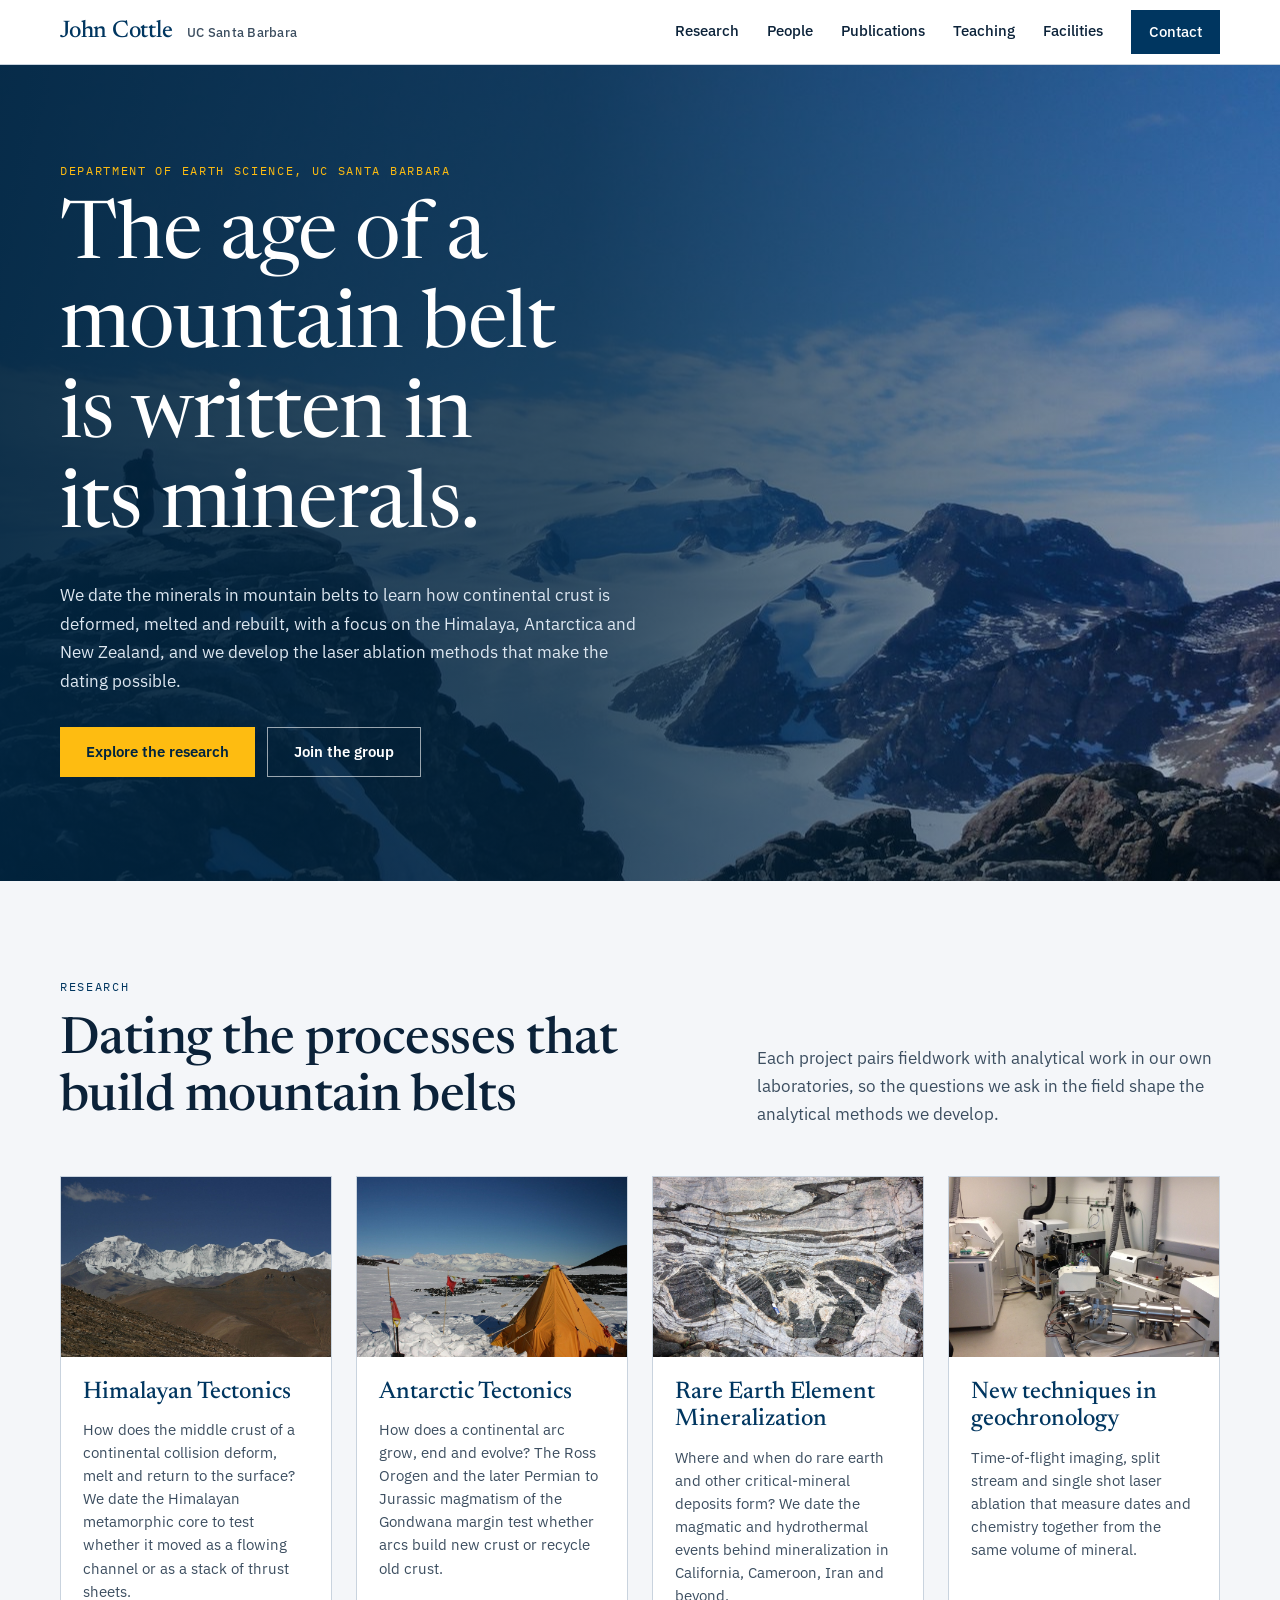
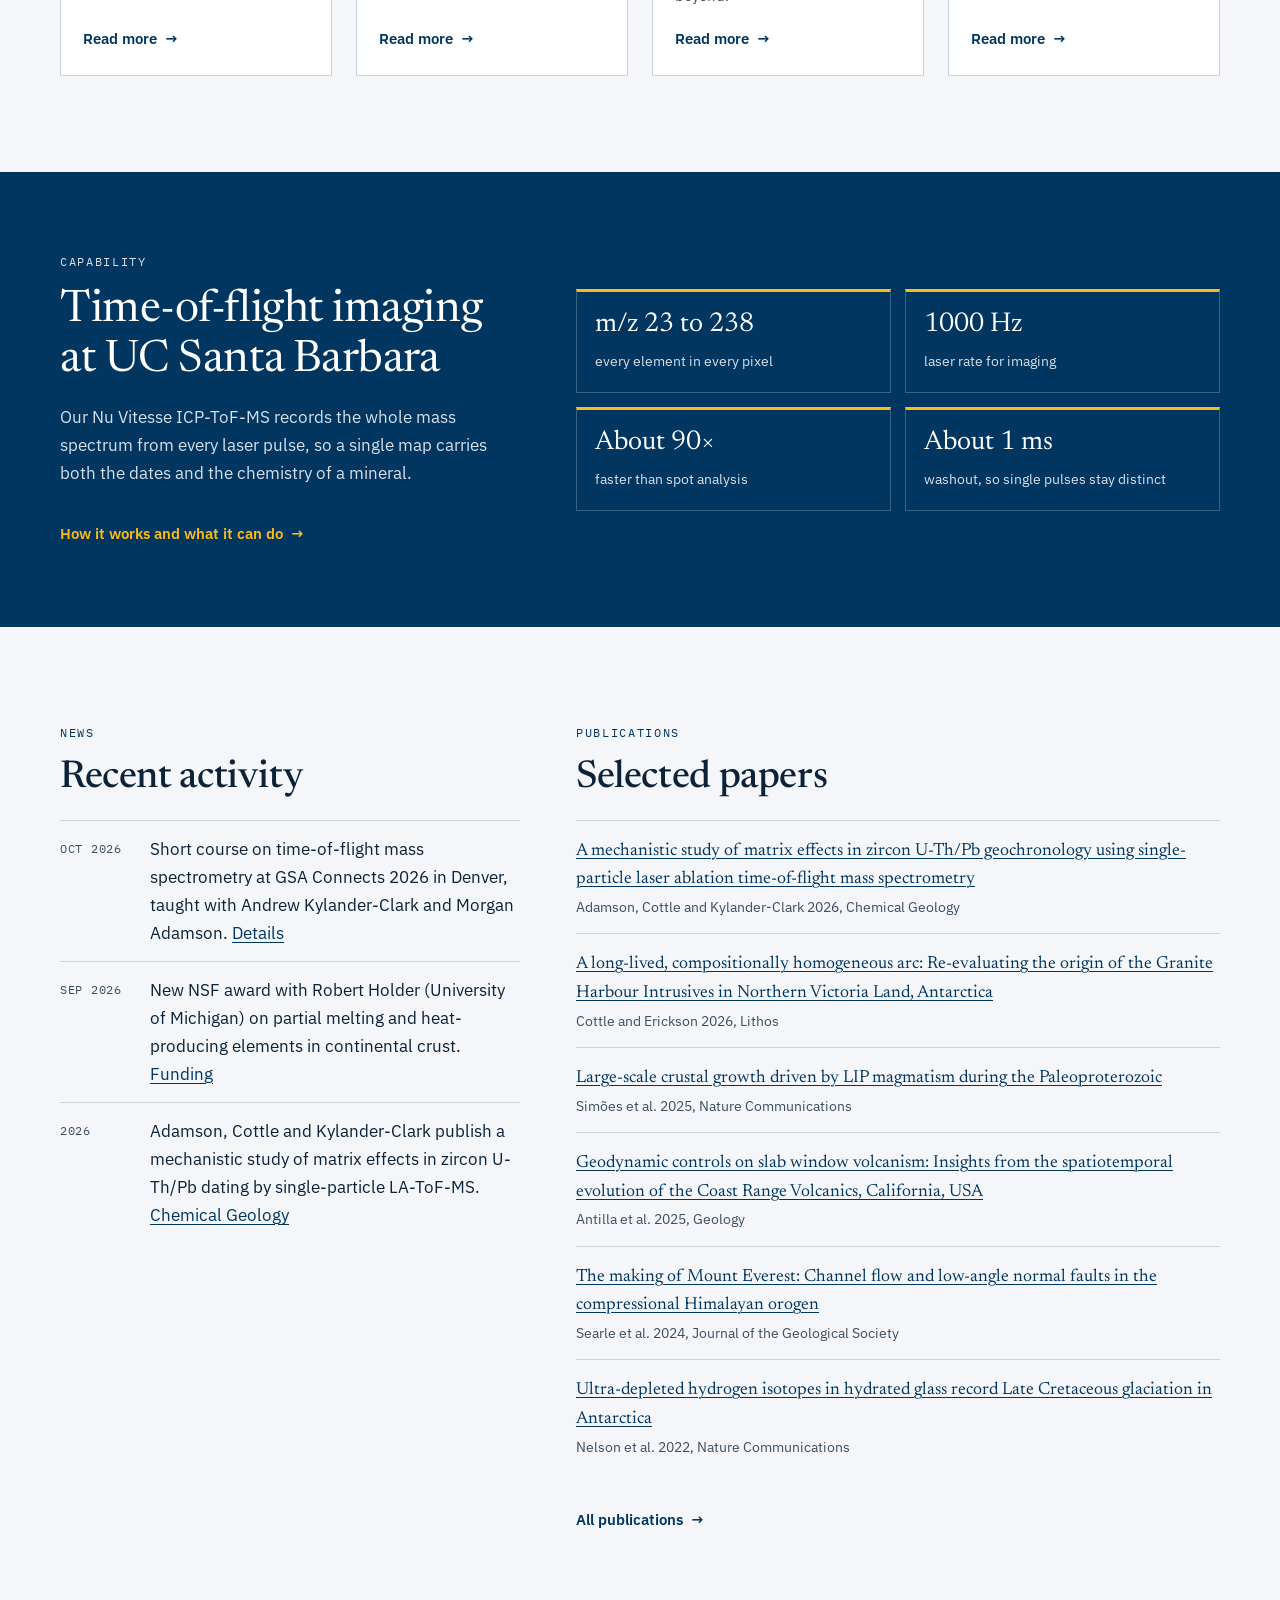
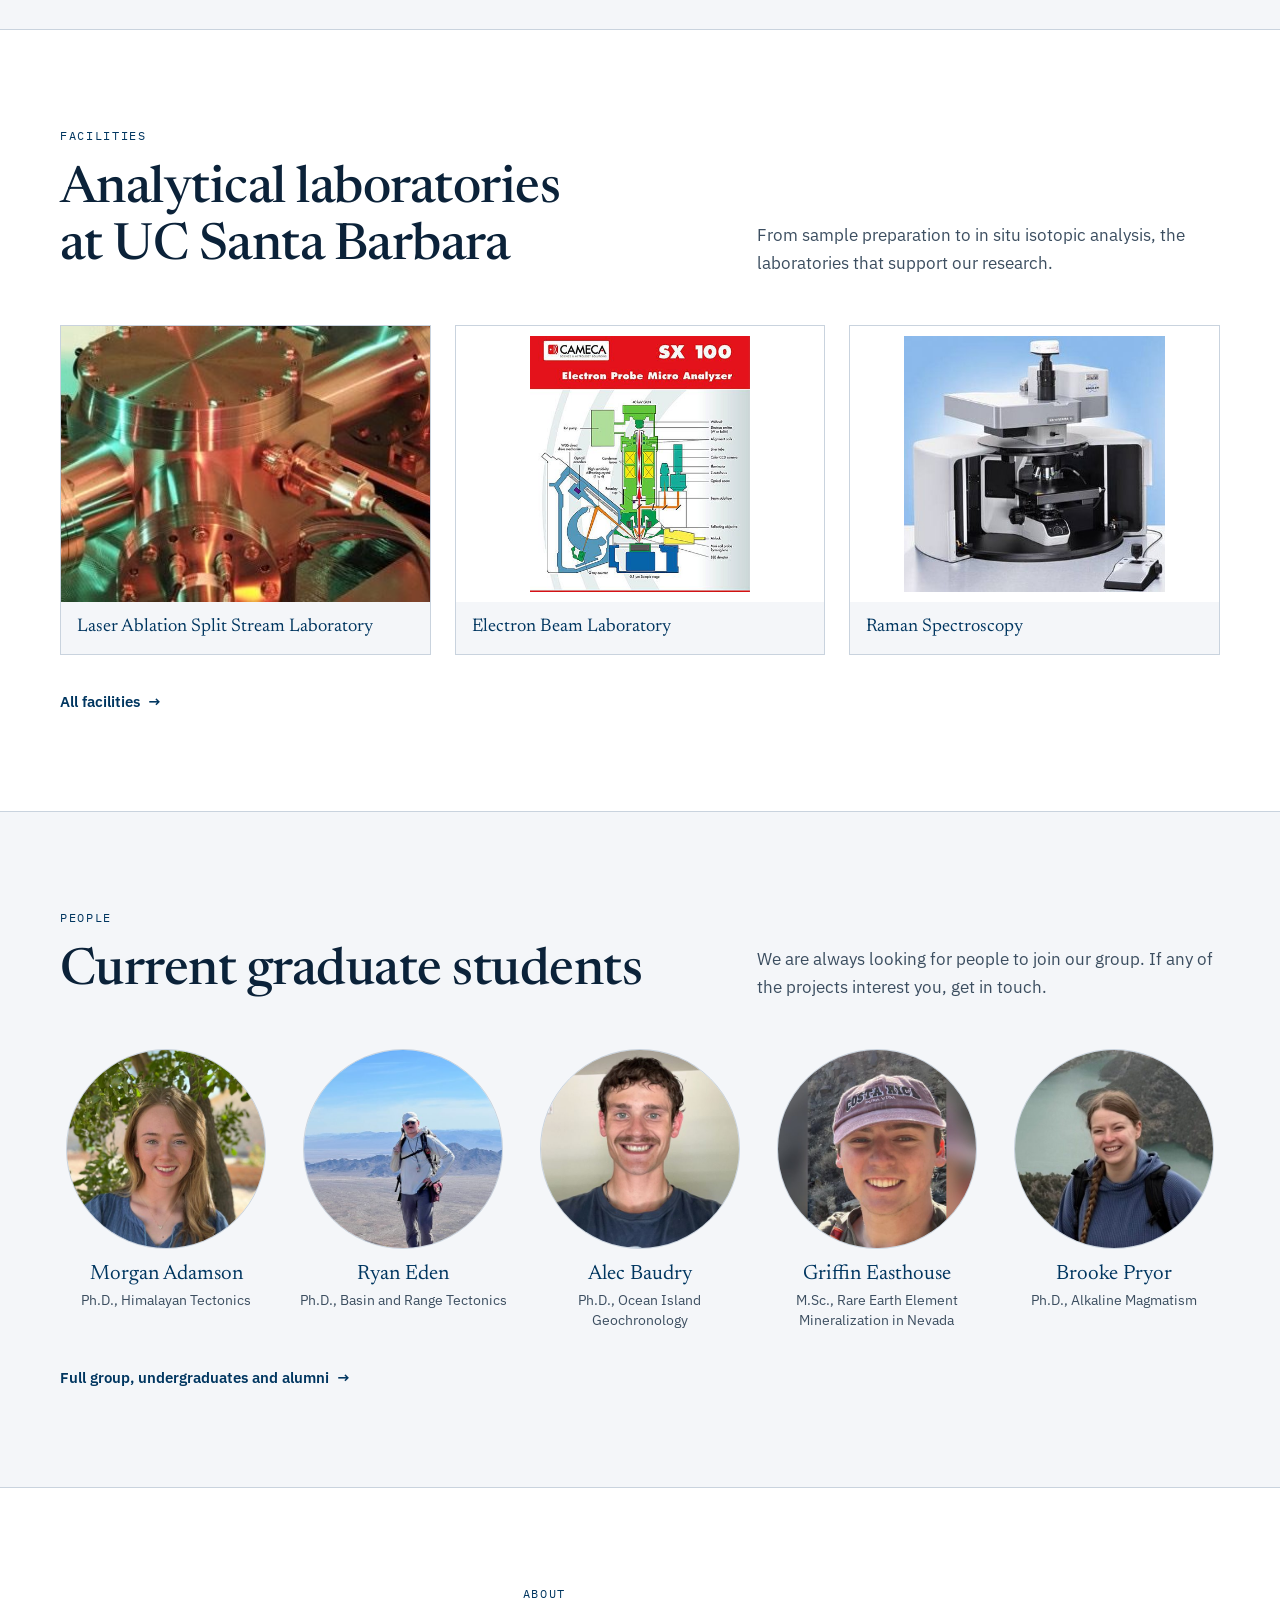
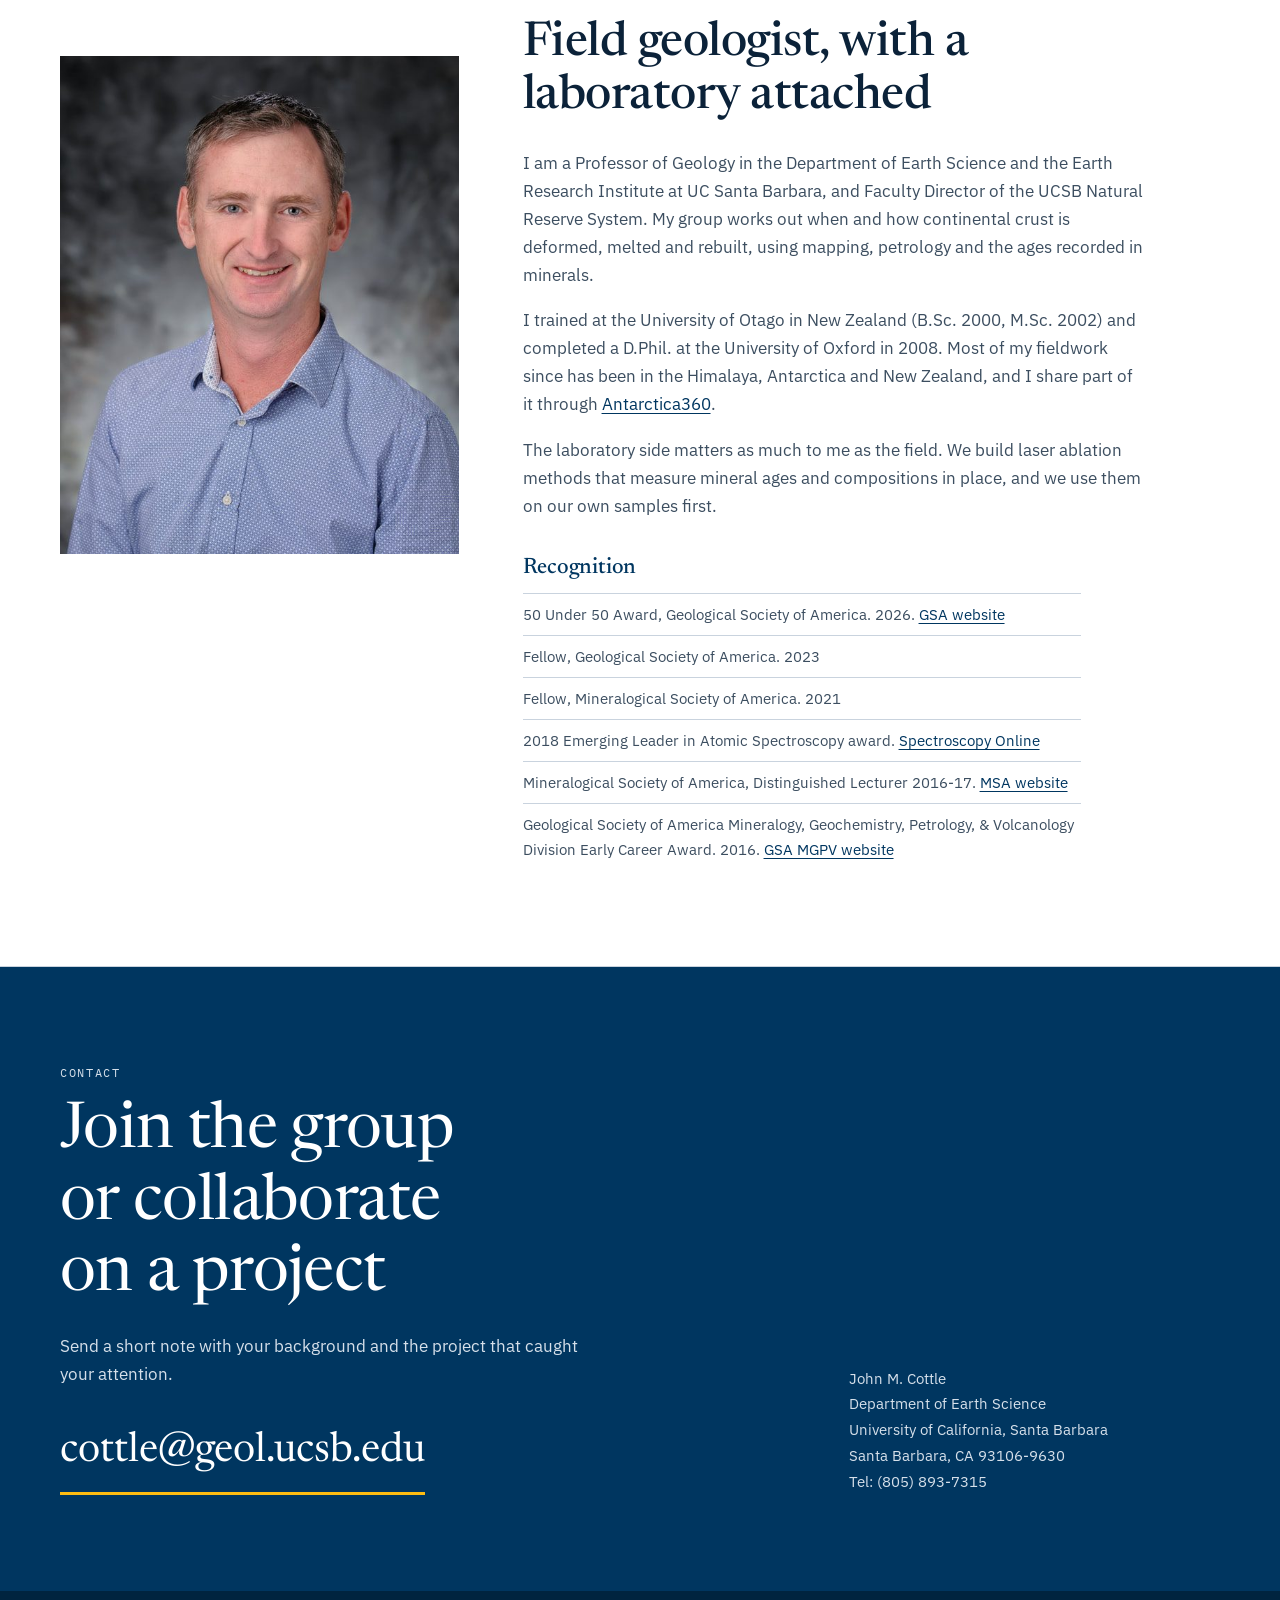
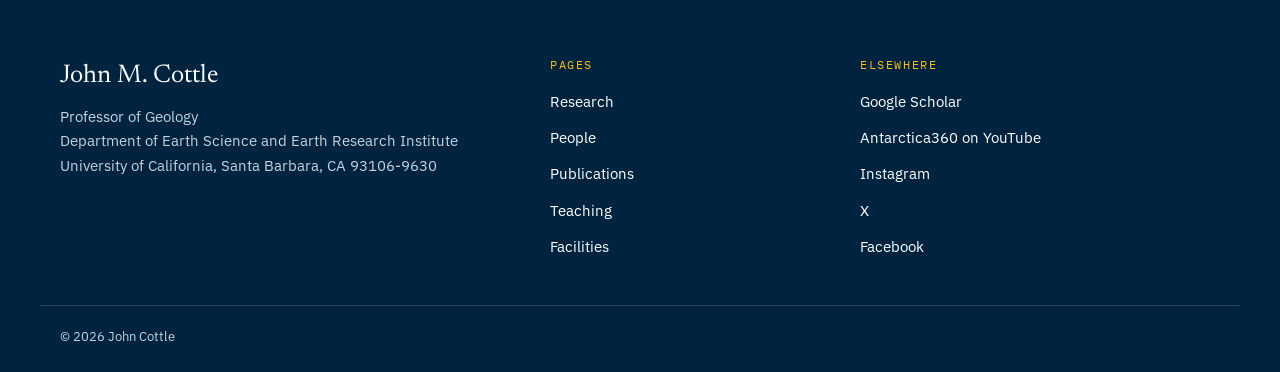
<file: index.html>
<!doctype html>
<html lang="en">
<head>
<meta charset="utf-8">
<meta name="viewport" content="width=device-width, initial-scale=1">
<title>John Cottle | Professor of Geology, UC Santa Barbara</title>
<meta name="description" content="John Cottle, Professor of Geology at UC Santa Barbara. Tectonics, petrochronology and laser ablation geochronology of mountain belts in the Himalaya, Antarctica and New Zealand.">
<meta name="google-site-verification" content="L4VWPvSKc3pcej34LbDHAg2JgnuO0PTTjqgJ9SqYI1Y" />
<link rel="canonical" href="https://johncottle-geo.github.io/">
<meta property="og:type" content="profile">
<meta property="og:site_name" content="John Cottle">
<meta property="og:title" content="John Cottle | Professor of Geology, UC Santa Barbara">
<meta property="og:description" content="John Cottle, Professor of Geology at UC Santa Barbara. Tectonics, petrochronology and laser ablation geochronology of mountain belts in the Himalaya, Antarctica and New Zealand.">
<meta property="og:url" content="https://johncottle-geo.github.io/">
<meta property="og:image" content="https://johncottle-geo.github.io/assets/img/john-cottle-003a-1.jpg">
<meta name="twitter:card" content="summary">
<meta name="author" content="John Cottle">
<script type="application/ld+json">
{"@context":"https://schema.org","@type":"Person","name":"John Cottle","jobTitle":"Professor of Geology","affiliation":{"@type":"CollegeOrUniversity","name":"University of California, Santa Barbara","url":"https://www.ucsb.edu/"},"url":"https://johncottle-geo.github.io/","image":"https://johncottle-geo.github.io/assets/img/john-cottle-003a-1.jpg","email":"mailto:cottle@geol.ucsb.edu","knowsAbout":["Tectonics","Geochronology","Petrochronology","Himalaya","Antarctica","Rare earth element mineralization","LA-ICP-MS"],"sameAs":["https://orcid.org/0000-0002-3966-6315","http://scholar.google.com/citations?user=xeUMyxAAAAAJ"]}
</script>
<link rel="icon" href="data:image/svg+xml,%3Csvg xmlns='http://www.w3.org/2000/svg' viewBox='0 0 32 32'%3E%3Crect width='32' height='32' fill='%23003660'/%3E%3Cpath d='M4 25 13 9l5 8 3-4 7 12z' fill='%23FEBC11'/%3E%3C/svg%3E">
<link rel="preconnect" href="https://fonts.googleapis.com">
<link rel="preconnect" href="https://fonts.gstatic.com" crossorigin>
<link rel="stylesheet" href="https://fonts.googleapis.com/css2?family=IBM+Plex+Mono:wght@400;500&family=IBM+Plex+Sans:wght@400;500;600&family=Newsreader:opsz,wght@6..72,400;6..72,500&display=swap">
<link rel="stylesheet" href="assets/style.css?v=20261028">
</head>
<body>
<a class="skip" href="#main">Skip to content</a>
<header class="site-header">
  <div class="wrap bar">
    <a class="brand" href="index.html">John Cottle <span>UC Santa Barbara</span></a>
    <button class="menu-btn" type="button" aria-expanded="false" aria-controls="nav" aria-label="Open menu">
      <svg width="22" height="22" viewBox="0 0 22 22" fill="none" stroke="currentColor" stroke-width="1.6" aria-hidden="true"><path d="M3 7h16M3 15h16"/></svg>
    </button>
    <nav id="nav" class="nav" aria-label="Primary">
      <a href="research.html">Research</a>
      <a href="people.html">People</a>
      <a href="publications.html">Publications</a>
      <a href="teaching.html">Teaching</a>
      <a href="facilities.html">Facilities</a>
      <a class="nav-cta" href="index.html#contact">Contact</a>
    </nav>
  </div>
</header>
<main id="main">
<section class="hero" style="background-image:url(assets/img/1784262122.jpg)">
  <div class="wrap hero-in">
    <p class="eyebrow">Department of Earth Science, UC Santa Barbara</p>
    <h1>The age of a mountain belt is written in its minerals.</h1>
    <p class="hero-p">We date the minerals in mountain belts to learn how continental crust is deformed, melted and rebuilt, with a focus on the Himalaya, Antarctica and New Zealand, and we develop the laser ablation methods that make the dating possible.</p>
    <div class="actions"><a class="btn-gold" href="research.html">Explore the research</a><a class="btn-line" href="people.html#join">Join the group</a></div>
  </div>
</section>

<section class="section" id="research">
  <div class="wrap">
    <div class="sec-head"><p class="eyebrow dark">Research</p><h2>Dating the processes that build mountain belts</h2>
    <p>Each project pairs fieldwork with analytical work in our own laboratories, so the questions we ask in the field shape the analytical methods we develop.</p></div>
    <div class="card-grid"><a class="card" href="himalayan-tectonics.html">
  <span class="card-img"><img src="assets/img/368618398.jpg" alt="Snow-covered peaks of the Himalaya above a dry brown ridge" loading="lazy"></span>
  <span class="card-body"><span class="card-title">Himalayan Tectonics</span><span class="card-text">How does the middle crust of a continental collision deform, melt and return to the surface? We date the Himalayan metamorphic core to test whether it moved as a flowing channel or as a stack of thrust sheets.</span>
  <span class="more">Read more <span aria-hidden="true">&rarr;</span></span></span></a><a class="card" href="antarctic-tectonics.html">
  <span class="card-img"><img src="assets/img/1478280758.jpg" alt="A field camp tent on the ice with the Transantarctic Mountains behind" loading="lazy"></span>
  <span class="card-body"><span class="card-title">Antarctic Tectonics</span><span class="card-text">How does a continental arc grow, end and evolve? The Ross Orogen and the later Permian to Jurassic magmatism of the Gondwana margin test whether arcs build new crust or recycle old crust.</span>
  <span class="more">Read more <span aria-hidden="true">&rarr;</span></span></span></a><a class="card" href="rare-earth-element-mineralization.html">
  <span class="card-img"><img src="assets/img/218338747.jpg" alt="Folded and banded gneiss in outcrop" loading="lazy"></span>
  <span class="card-body"><span class="card-title">Rare Earth Element Mineralization</span><span class="card-text">Where and when do rare earth and other critical-mineral deposits form? We date the magmatic and hydrothermal events behind mineralization in California, Cameroon, Iran and beyond.</span>
  <span class="more">Read more <span aria-hidden="true">&rarr;</span></span></span></a><a class="card" href="new-techniques-in-geochronology.html">
  <span class="card-img"><img src="assets/img/606222000.jpg" alt="Mass spectrometers and a laser ablation system in the UCSB laboratory" loading="lazy"></span>
  <span class="card-body"><span class="card-title">New techniques in geochronology</span><span class="card-text">Time-of-flight imaging, split stream and single shot laser ablation that measure dates and chemistry together from the same volume of mineral.</span>
  <span class="more">Read more <span aria-hidden="true">&rarr;</span></span></span></a></div>
  </div>
</section>

<section class="band" id="tof">
  <div class="wrap band-in">
    <div>
      <p class="eyebrow">Capability</p>
      <h2>Time-of-flight imaging at UC Santa Barbara</h2>
      <p>Our Nu Vitesse ICP-ToF-MS records the whole mass spectrum from every laser pulse, so a single map carries both the dates and the chemistry of a mineral.</p>
      <p class="after"><a class="more" href="new-techniques-in-geochronology.html#tof">How it works and what it can do <span aria-hidden="true">&rarr;</span></a></p>
    </div>
    <ul class="band-stats">
      <li><strong>m/z 23 to 238</strong><span>every element in every pixel</span></li>
      <li><strong>1000 Hz</strong><span>laser rate for imaging</span></li>
      <li><strong>About 90&times;</strong><span>faster than spot analysis</span></li>
      <li><strong>About 1 ms</strong><span>washout, so single pulses stay distinct</span></li>
    </ul>
  </div>
</section>

<section class="section" id="recent">
  <div class="wrap recent">
    <div>
      <p class="eyebrow dark">News</p>
      <h2>Recent activity</h2>
      <ul class="news">
        <li><time>Oct 2026</time><span>Short course on time-of-flight mass spectrometry at GSA Connects 2026 in Denver, taught with Andrew Kylander-Clark and Morgan Adamson. <a href="new-techniques-in-geochronology.html#shortcourse">Details</a></span></li>
        <li><time>Sep 2026</time><span>New NSF award with Robert Holder (University of Michigan) on partial melting and heat-producing elements in continental crust. <a href="publications.html#funding">Funding</a></span></li>
        <li><time>2026</time><span>Adamson, Cottle and Kylander-Clark publish a mechanistic study of matrix effects in zircon U-Th/Pb dating by single-particle LA-ToF-MS. <a href="https://doi.org/10.1016/j.chemgeo.2026.123325" rel="noopener">Chemical Geology</a></span></li>
      </ul>
    </div>
    <div>
      <p class="eyebrow dark">Publications</p>
      <h2>Selected papers</h2>
      <ul class="selpub">
        <li><a href="https://doi.org/10.1016/j.chemgeo.2026.123325" rel="noopener">A mechanistic study of matrix effects in zircon U-Th/Pb geochronology using single-particle laser ablation time-of-flight mass spectrometry</a><span>Adamson, Cottle and Kylander-Clark 2026, Chemical Geology</span></li>
        <li><a href="https://doi.org/10.1016/j.lithos.2026.108588" rel="noopener">A long-lived, compositionally homogeneous arc: Re-evaluating the origin of the Granite Harbour Intrusives in Northern Victoria Land, Antarctica</a><span>Cottle and Erickson 2026, Lithos</span></li>
        <li><a href="https://doi.org/10.1038/s41467-025-65826-5" rel="noopener">Large-scale crustal growth driven by LIP magmatism during the Paleoproterozoic</a><span>Sim&otilde;es et al. 2025, Nature Communications</span></li>
        <li><a href="https://doi.org/10.1130/G53709.1" rel="noopener">Geodynamic controls on slab window volcanism: Insights from the spatiotemporal evolution of the Coast Range Volcanics, California, USA</a><span>Antilla et al. 2025, Geology</span></li>
        <li><a href="https://doi.org/10.1144/jgs2024-118" rel="noopener">The making of Mount Everest: Channel flow and low-angle normal faults in the compressional Himalayan orogen</a><span>Searle et al. 2024, Journal of the Geological Society</span></li>
        <li><a href="https://doi.org/10.1038/s41467-022-32736-9" rel="noopener">Ultra-depleted hydrogen isotopes in hydrated glass record Late Cretaceous glaciation in Antarctica</a><span>Nelson et al. 2022, Nature Communications</span></li>
      </ul>
      <p class="after"><a class="more" href="publications.html">All publications <span aria-hidden="true">&rarr;</span></a></p>
    </div>
  </div>
</section>

<section class="section alt" id="facilities">
  <div class="wrap">
    <div class="sec-head"><p class="eyebrow dark">Facilities</p><h2>Analytical laboratories at UC Santa Barbara</h2>
    <p>From sample preparation to in situ isotopic analysis, the laboratories that support our research.</p></div>
    <div class="mini-grid"><a class="mini" href="http://www.petrochronology.com" rel="noopener">
  <span class="mini-img cover"><img src="assets/img/methodimage.jpg" alt="Laser ablation geochronology sample and analysis workflow" loading="lazy"></span>
  <span class="mini-name">Laser Ablation Split Stream Laboratory</span></a><a class="mini" href="https://sites.google.com/site/semgeolucsb/" rel="noopener">
  <span class="mini-img contain"><img src="assets/img/cameca.jpg" alt="CAMECA electron microprobe" loading="lazy"></span>
  <span class="mini-name">Electron Beam Laboratory</span></a><a class="mini" href="raman-laser-spectroscopy.html">
  <span class="mini-img contain"><img src="assets/img/raman.jpg" alt="Raman spectrometer" loading="lazy"></span>
  <span class="mini-name">Raman Spectroscopy</span></a></div>
    <p class="after"><a class="more" href="facilities.html">All facilities <span aria-hidden="true">&rarr;</span></a></p>
  </div>
</section>

<section class="section" id="people">
  <div class="wrap">
    <div class="sec-head"><p class="eyebrow dark">People</p><h2>Current graduate students</h2>
    <p>We are always looking for people to join our group. If any of the projects interest you, get in touch.</p></div>
    <ul class="strip"><li><img class="avatar" src="assets/img/adamson.jpg" alt="Portrait of Morgan Adamson" loading="lazy"><span class="p-name">Morgan Adamson</span><span class="p-role">Ph.D., Himalayan Tectonics</span></li><li><img class="avatar" src="assets/img/img-0626.jpg" alt="Portrait of Ryan Eden" loading="lazy"><span class="p-name">Ryan Eden</span><span class="p-role">Ph.D., Basin and Range Tectonics</span></li><li><img class="avatar" src="assets/img/baudry.jpg" alt="Portrait of Alec Baudry" loading="lazy"><span class="p-name">Alec Baudry</span><span class="p-role">Ph.D., Ocean Island Geochronology</span></li><li><img class="avatar" src="assets/img/griffin-easthouse.jpg" alt="Portrait of Griffin Easthouse" loading="lazy"><span class="p-name">Griffin Easthouse</span><span class="p-role">M.Sc., Rare Earth Element Mineralization in Nevada</span></li><li><img class="avatar" src="assets/img/brooke-pryor.jpg" alt="Portrait of Brooke Pryor" loading="lazy"><span class="p-name">Brooke Pryor</span><span class="p-role">Ph.D., Alkaline Magmatism</span></li></ul>
    <p class="after"><a class="more" href="people.html">Full group, undergraduates and alumni <span aria-hidden="true">&rarr;</span></a></p>
  </div>
</section>

<section class="section alt" id="about">
  <div class="wrap about">
    <figure class="about-img"><img src="assets/img/john-cottle-003a-1.jpg" alt="Portrait of John Cottle" loading="lazy"></figure>
    <div class="about-text">
      <p class="eyebrow dark">About</p>
      <h2>Field geologist, with a laboratory attached</h2>
      <p>I am a Professor of Geology in the Department of Earth Science and the Earth Research Institute at UC Santa Barbara, and Faculty Director of the UCSB Natural Reserve System. My group works out when and how continental crust is deformed, melted and rebuilt, using mapping, petrology and the ages recorded in minerals.</p>
      <p>I trained at the University of Otago in New Zealand (B.Sc. 2000, M.Sc. 2002) and completed a D.Phil. at the University of Oxford in 2008. Most of my fieldwork since has been in the Himalaya, Antarctica and New Zealand, and I share part of it through <a href="https://www.youtube.com/user/Antarctica360" rel="noopener">Antarctica360</a>.</p>
      <p>The laboratory side matters as much to me as the field. We build laser ablation methods that measure mineral ages and compositions in place, and we use them on our own samples first.</p>
      <h3>Recognition</h3><ul class="plain"><li>50 Under 50 Award, Geological Society of America. 2026. <a href="https://www.geosociety.org/what-we-do/international/awards/50-under-50" rel="noopener" target="_blank">GSA website</a></li><li>Fellow, Geological Society of America. 2023</li><li>Fellow, Mineralogical Society of America. 2021</li><li>2018 Emerging Leader in Atomic Spectroscopy award. <a href="http://www.spectroscopyonline.com/spectroscopy-announces-winner-2018-emerging-leader-atomic-spectroscopy-award" rel="noopener" target="_blank">Spectroscopy Online</a></li><li>Mineralogical Society of America, Distinguished Lecturer 2016-17. <a href="http://www.minsocam.org/msa/Lecture_Prog.html" rel="noopener" target="_blank">MSA website</a></li><li>Geological Society of America Mineralogy, Geochemistry, Petrology, &amp; Volcanology Division Early Career Award. 2016. <a href="http://community.geosociety.org/mgpvdivision/awards/earlycareer" rel="noopener" target="_blank">GSA MGPV website</a></li></ul>
    </div>
  </div>
</section>

<section class="contact" id="contact">
  <div class="wrap contact-in">
    <div>
      <p class="eyebrow">Contact</p>
      <h2>Join the group or collaborate on a project</h2>
      <p>Send a short note with your background and the project that caught your attention.</p>
      <a class="email" href="mailto:cottle@geol.ucsb.edu">cottle@geol.ucsb.edu</a>
    </div>
    <address>
      John M. Cottle<br>Department of Earth Science<br>University of California, Santa Barbara<br>Santa Barbara, CA 93106-9630<br>Tel: (805) 893-7315
    </address>
  </div>
</section>
</main>
<footer class="site-footer">
  <div class="wrap foot">
    <div>
      <p class="foot-name">John M. Cottle</p>
      <p>Professor of Geology<br>Department of Earth Science and Earth Research Institute<br>University of California, Santa Barbara, CA 93106-9630</p>
    </div>
    <div>
      <p class="label">Pages</p>
      <ul>
        <li><a href="research.html">Research</a></li>
        <li><a href="people.html">People</a></li>
        <li><a href="publications.html">Publications</a></li>
        <li><a href="teaching.html">Teaching</a></li>
        <li><a href="facilities.html">Facilities</a></li>
      </ul>
    </div>
    <div>
      <p class="label">Elsewhere</p>
      <ul>
        <li><a href="http://scholar.google.com/citations?hl=en&amp;user=xeUMyxAAAAAJ&amp;view_op=list_works&amp;pagesize=100" rel="noopener">Google Scholar</a></li>
        <li><a href="https://www.youtube.com/user/Antarctica360" rel="noopener">Antarctica360 on YouTube</a></li>
        <li><a href="https://www.instagram.com/antarctica360/" rel="noopener">Instagram</a></li>
        <li><a href="https://twitter.com/antarctica360" rel="noopener">X</a></li>
        <li><a href="https://www.facebook.com/Antarctica360/" rel="noopener">Facebook</a></li>
      </ul>
    </div>
  </div>
  <div class="wrap legal"><p>&copy; <span id="year">2026</span> John Cottle</p></div>
</footer>
<script src="assets/site.js?v=20261028"></script>
</body>
</html>
</file>
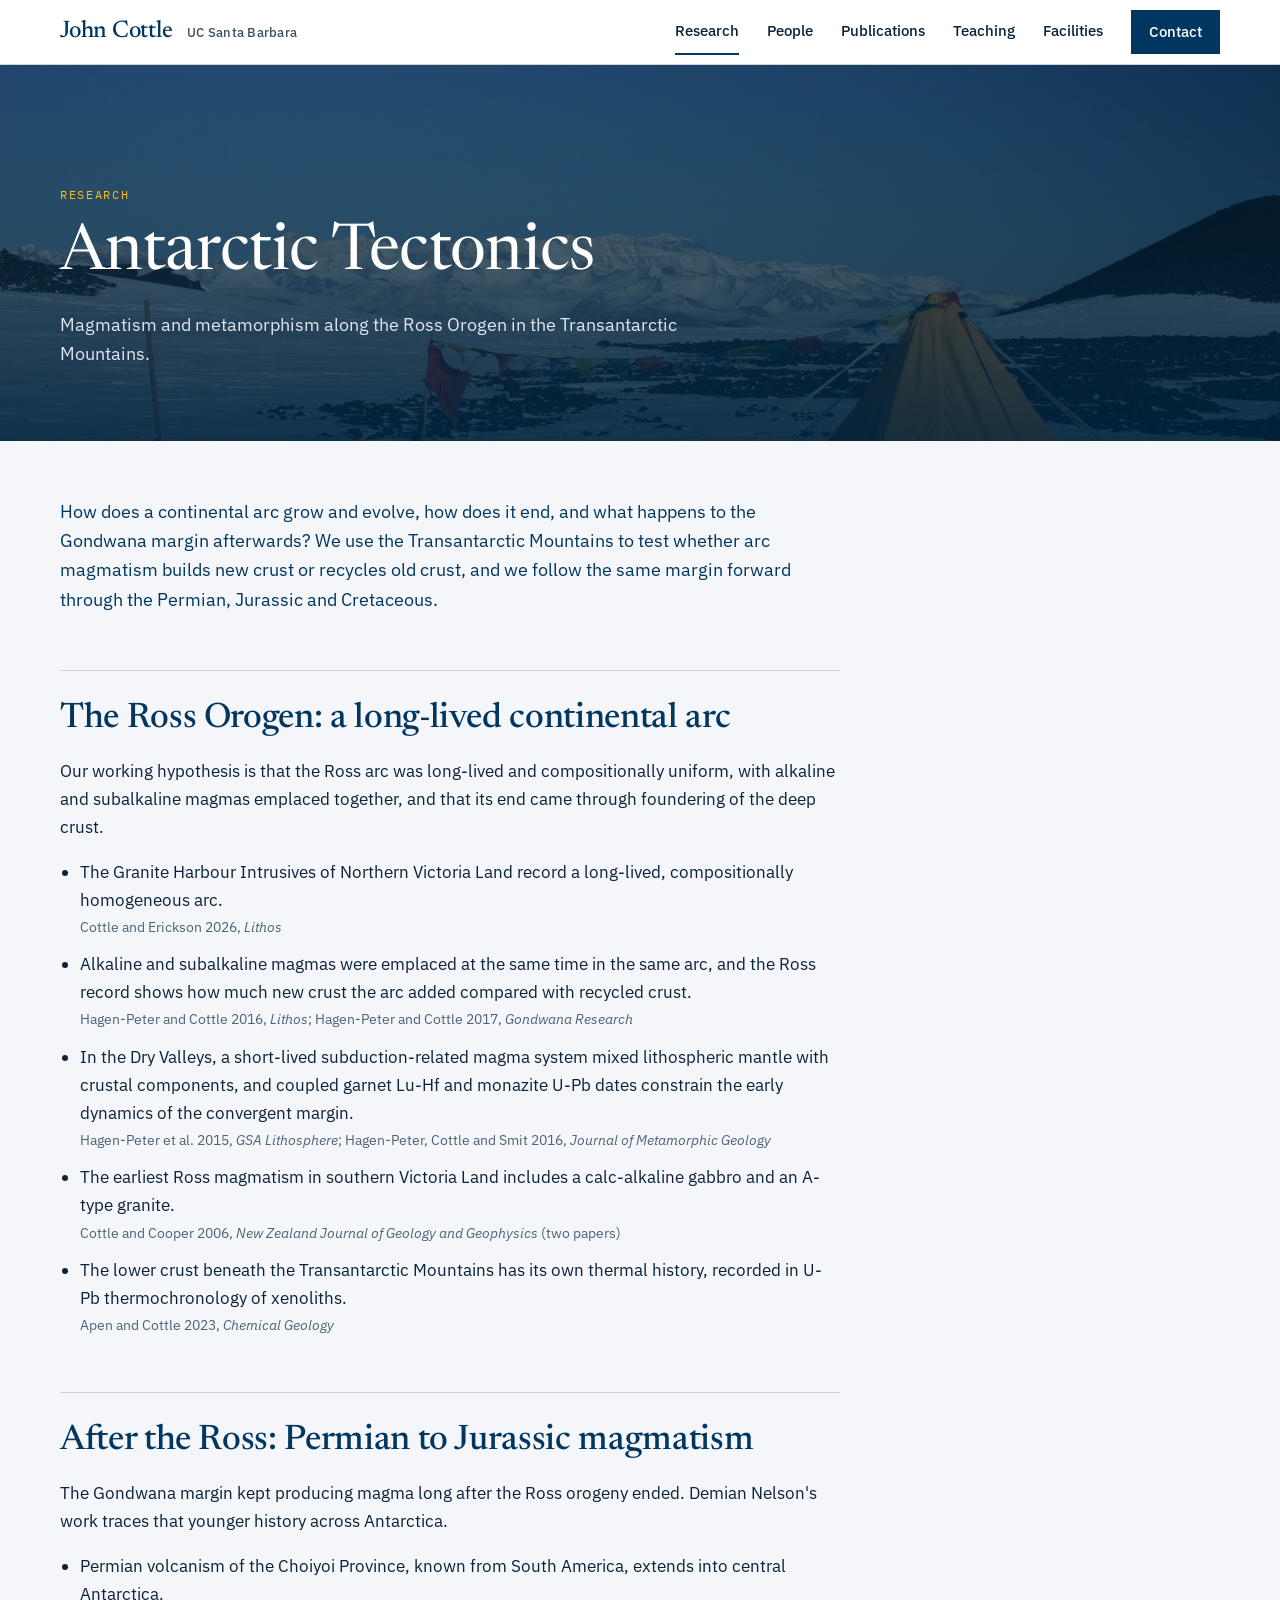
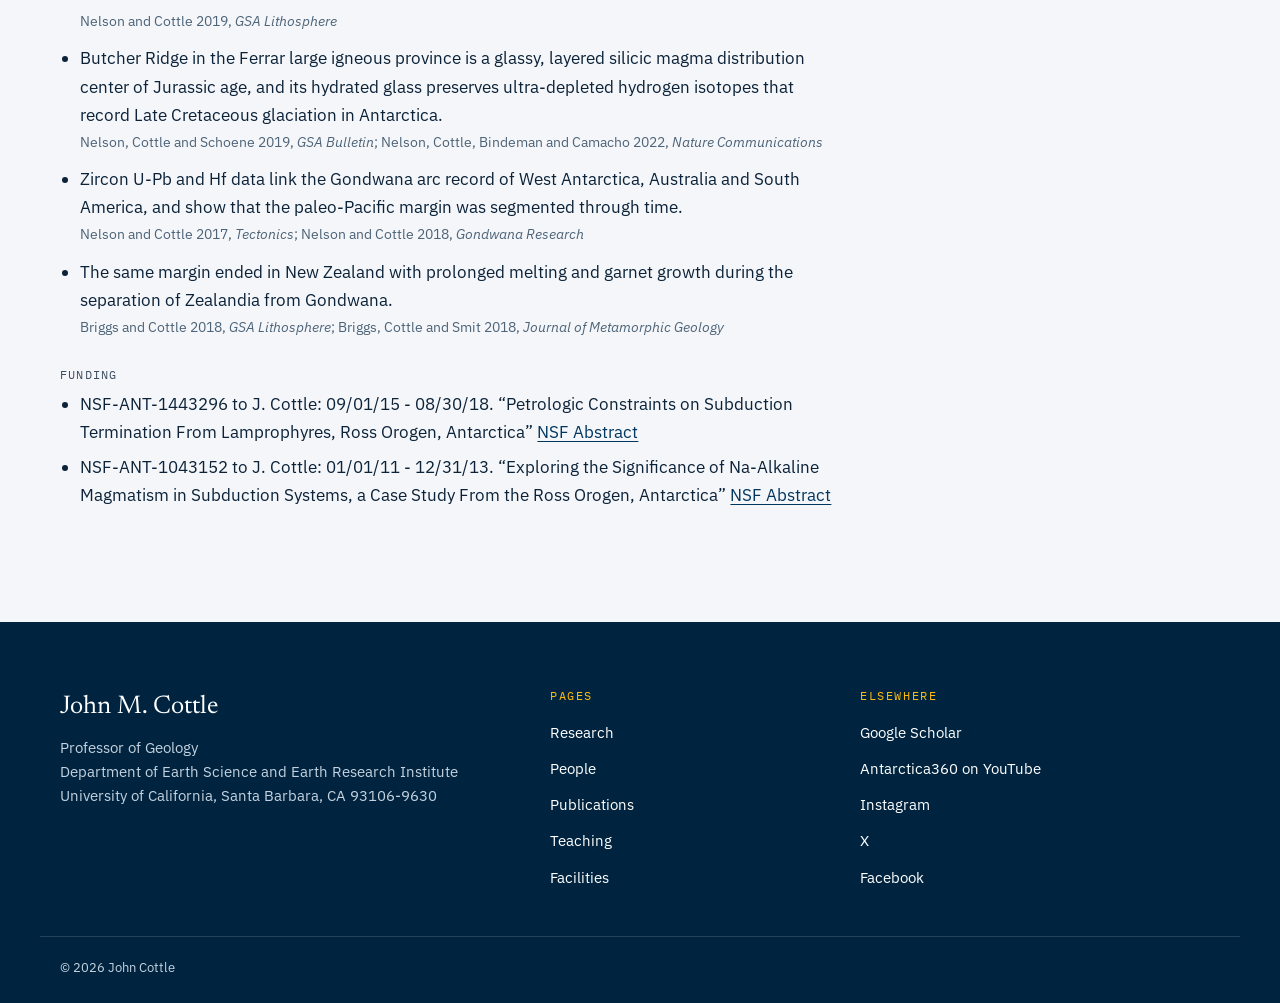
<file: antarctic-tectonics.html>
<!doctype html>
<html lang="en">
<head>
<meta charset="utf-8">
<meta name="viewport" content="width=device-width, initial-scale=1">
<title>Antarctic Tectonics | John Cottle</title>
<meta name="description" content="Antarctic tectonics research at UC Santa Barbara: magmatism and metamorphism along the Ross Orogen in the Transantarctic Mountains, constrained by zircon and monazite geochronology.">
<link rel="canonical" href="https://johncottle-geo.github.io/antarctic-tectonics.html">
<meta property="og:type" content="website">
<meta property="og:site_name" content="John Cottle">
<meta property="og:title" content="Antarctic Tectonics | John Cottle">
<meta property="og:description" content="Antarctic tectonics research at UC Santa Barbara: magmatism and metamorphism along the Ross Orogen in the Transantarctic Mountains, constrained by zircon and monazite geochronology.">
<meta property="og:url" content="https://johncottle-geo.github.io/antarctic-tectonics.html">
<meta property="og:image" content="https://johncottle-geo.github.io/assets/img/john-cottle-003a-1.jpg">
<meta name="twitter:card" content="summary">
<meta name="author" content="John Cottle">
<link rel="icon" href="data:image/svg+xml,%3Csvg xmlns='http://www.w3.org/2000/svg' viewBox='0 0 32 32'%3E%3Crect width='32' height='32' fill='%23003660'/%3E%3Cpath d='M4 25 13 9l5 8 3-4 7 12z' fill='%23FEBC11'/%3E%3C/svg%3E">
<link rel="preconnect" href="https://fonts.googleapis.com">
<link rel="preconnect" href="https://fonts.gstatic.com" crossorigin>
<link rel="stylesheet" href="https://fonts.googleapis.com/css2?family=IBM+Plex+Mono:wght@400;500&family=IBM+Plex+Sans:wght@400;500;600&family=Newsreader:opsz,wght@6..72,400;6..72,500&display=swap">
<link rel="stylesheet" href="assets/style.css?v=20261028">
</head>
<body>
<a class="skip" href="#main">Skip to content</a>
<header class="site-header">
  <div class="wrap bar">
    <a class="brand" href="index.html">John Cottle <span>UC Santa Barbara</span></a>
    <button class="menu-btn" type="button" aria-expanded="false" aria-controls="nav" aria-label="Open menu">
      <svg width="22" height="22" viewBox="0 0 22 22" fill="none" stroke="currentColor" stroke-width="1.6" aria-hidden="true"><path d="M3 7h16M3 15h16"/></svg>
    </button>
    <nav id="nav" class="nav" aria-label="Primary">
      <a href="research.html" aria-current="page">Research</a>
      <a href="people.html">People</a>
      <a href="publications.html">Publications</a>
      <a href="teaching.html">Teaching</a>
      <a href="facilities.html">Facilities</a>
      <a class="nav-cta" href="index.html#contact">Contact</a>
    </nav>
  </div>
</header>
<main id="main">
<section class="page-hero has-img" style="background-image:url(assets/img/1478280758.jpg)"><div class="wrap"><p class="eyebrow">Research</p><h1>Antarctic Tectonics</h1><p class="lead">Magmatism and metamorphism along the Ross Orogen in the Transantarctic Mountains.</p></div></section>
<div class="wrap prose-wrap"><div class="prose"><p class="lede">How does a continental arc grow and evolve, how does it end, and what happens to the Gondwana margin afterwards? We use the Transantarctic Mountains to test whether arc magmatism builds new crust or recycles old crust, and we follow the same margin forward through the Permian, Jurassic and Cretaceous.</p>
<h2>The Ross Orogen: a long-lived continental arc</h2>
<p>Our working hypothesis is that the Ross arc was long-lived and compositionally uniform, with alkaline and subalkaline magmas emplaced together, and that its end came through foundering of the deep crust.</p>
<ul class="findings">
<li>The Granite Harbour Intrusives of Northern Victoria Land record a long-lived, compositionally homogeneous arc. <span class="cite">Cottle and Erickson 2026, <em>Lithos</em></span></li>
<li>Alkaline and subalkaline magmas were emplaced at the same time in the same arc, and the Ross record shows how much new crust the arc added compared with recycled crust. <span class="cite">Hagen-Peter and Cottle 2016, <em>Lithos</em>; Hagen-Peter and Cottle 2017, <em>Gondwana Research</em></span></li>
<li>In the Dry Valleys, a short-lived subduction-related magma system mixed lithospheric mantle with crustal components, and coupled garnet Lu-Hf and monazite U-Pb dates constrain the early dynamics of the convergent margin. <span class="cite">Hagen-Peter et al. 2015, <em>GSA Lithosphere</em>; Hagen-Peter, Cottle and Smit 2016, <em>Journal of Metamorphic Geology</em></span></li>
<li>The earliest Ross magmatism in southern Victoria Land includes a calc-alkaline gabbro and an A-type granite. <span class="cite">Cottle and Cooper 2006, <em>New Zealand Journal of Geology and Geophysics</em> (two papers)</span></li>
<li>The lower crust beneath the Transantarctic Mountains has its own thermal history, recorded in U-Pb thermochronology of xenoliths. <span class="cite">Apen and Cottle 2023, <em>Chemical Geology</em></span></li>
</ul>
<h2>After the Ross: Permian to Jurassic magmatism</h2>
<p>The Gondwana margin kept producing magma long after the Ross orogeny ended. Demian Nelson's work traces that younger history across Antarctica.</p>
<ul class="findings">
<li>Permian volcanism of the Choiyoi Province, known from South America, extends into central Antarctica. <span class="cite">Nelson and Cottle 2019, <em>GSA Lithosphere</em></span></li>
<li>Butcher Ridge in the Ferrar large igneous province is a glassy, layered silicic magma distribution center of Jurassic age, and its hydrated glass preserves ultra-depleted hydrogen isotopes that record Late Cretaceous glaciation in Antarctica. <span class="cite">Nelson, Cottle and Schoene 2019, <em>GSA Bulletin</em>; Nelson, Cottle, Bindeman and Camacho 2022, <em>Nature Communications</em></span></li>
<li>Zircon U-Pb and Hf data link the Gondwana arc record of West Antarctica, Australia and South America, and show that the paleo-Pacific margin was segmented through time. <span class="cite">Nelson and Cottle 2017, <em>Tectonics</em>; Nelson and Cottle 2018, <em>Gondwana Research</em></span></li>
<li>The same margin ended in New Zealand with prolonged melting and garnet growth during the separation of Zealandia from Gondwana. <span class="cite">Briggs and Cottle 2018, <em>GSA Lithosphere</em>; Briggs, Cottle and Smit 2018, <em>Journal of Metamorphic Geology</em></span></li>
</ul>
<p class="lbl">Funding</p>
<ul><li>NSF-ANT-1443296 to J. Cottle: 09/01/15 - 08/30/18. &ldquo;Petrologic Constraints on Subduction Termination From Lamprophyres, Ross Orogen, Antarctica&rdquo; <a href="https://www.nsf.gov/awardsearch/showAward?AWD_ID=1443296&amp;HistoricalAwards=false" rel="noopener" target="_blank">NSF Abstract</a></li><li>NSF-ANT-1043152 to J. Cottle: 01/01/11 - 12/31/13. &ldquo;Exploring the Significance of Na-Alkaline Magmatism in Subduction Systems, a Case Study From the Ross Orogen, Antarctica&rdquo; <a href="http://www.nsf.gov/awardsearch/showAward.do?AwardNumber=1043152" rel="noopener" target="_blank">NSF Abstract</a></li></ul>
</div></div>
</main>
<footer class="site-footer">
  <div class="wrap foot">
    <div>
      <p class="foot-name">John M. Cottle</p>
      <p>Professor of Geology<br>Department of Earth Science and Earth Research Institute<br>University of California, Santa Barbara, CA 93106-9630</p>
    </div>
    <div>
      <p class="label">Pages</p>
      <ul>
        <li><a href="research.html">Research</a></li>
        <li><a href="people.html">People</a></li>
        <li><a href="publications.html">Publications</a></li>
        <li><a href="teaching.html">Teaching</a></li>
        <li><a href="facilities.html">Facilities</a></li>
      </ul>
    </div>
    <div>
      <p class="label">Elsewhere</p>
      <ul>
        <li><a href="http://scholar.google.com/citations?hl=en&amp;user=xeUMyxAAAAAJ&amp;view_op=list_works&amp;pagesize=100" rel="noopener">Google Scholar</a></li>
        <li><a href="https://www.youtube.com/user/Antarctica360" rel="noopener">Antarctica360 on YouTube</a></li>
        <li><a href="https://www.instagram.com/antarctica360/" rel="noopener">Instagram</a></li>
        <li><a href="https://twitter.com/antarctica360" rel="noopener">X</a></li>
        <li><a href="https://www.facebook.com/Antarctica360/" rel="noopener">Facebook</a></li>
      </ul>
    </div>
  </div>
  <div class="wrap legal"><p>&copy; <span id="year">2026</span> John Cottle</p></div>
</footer>
<script src="assets/site.js?v=20261028"></script>
</body>
</html>
</file>
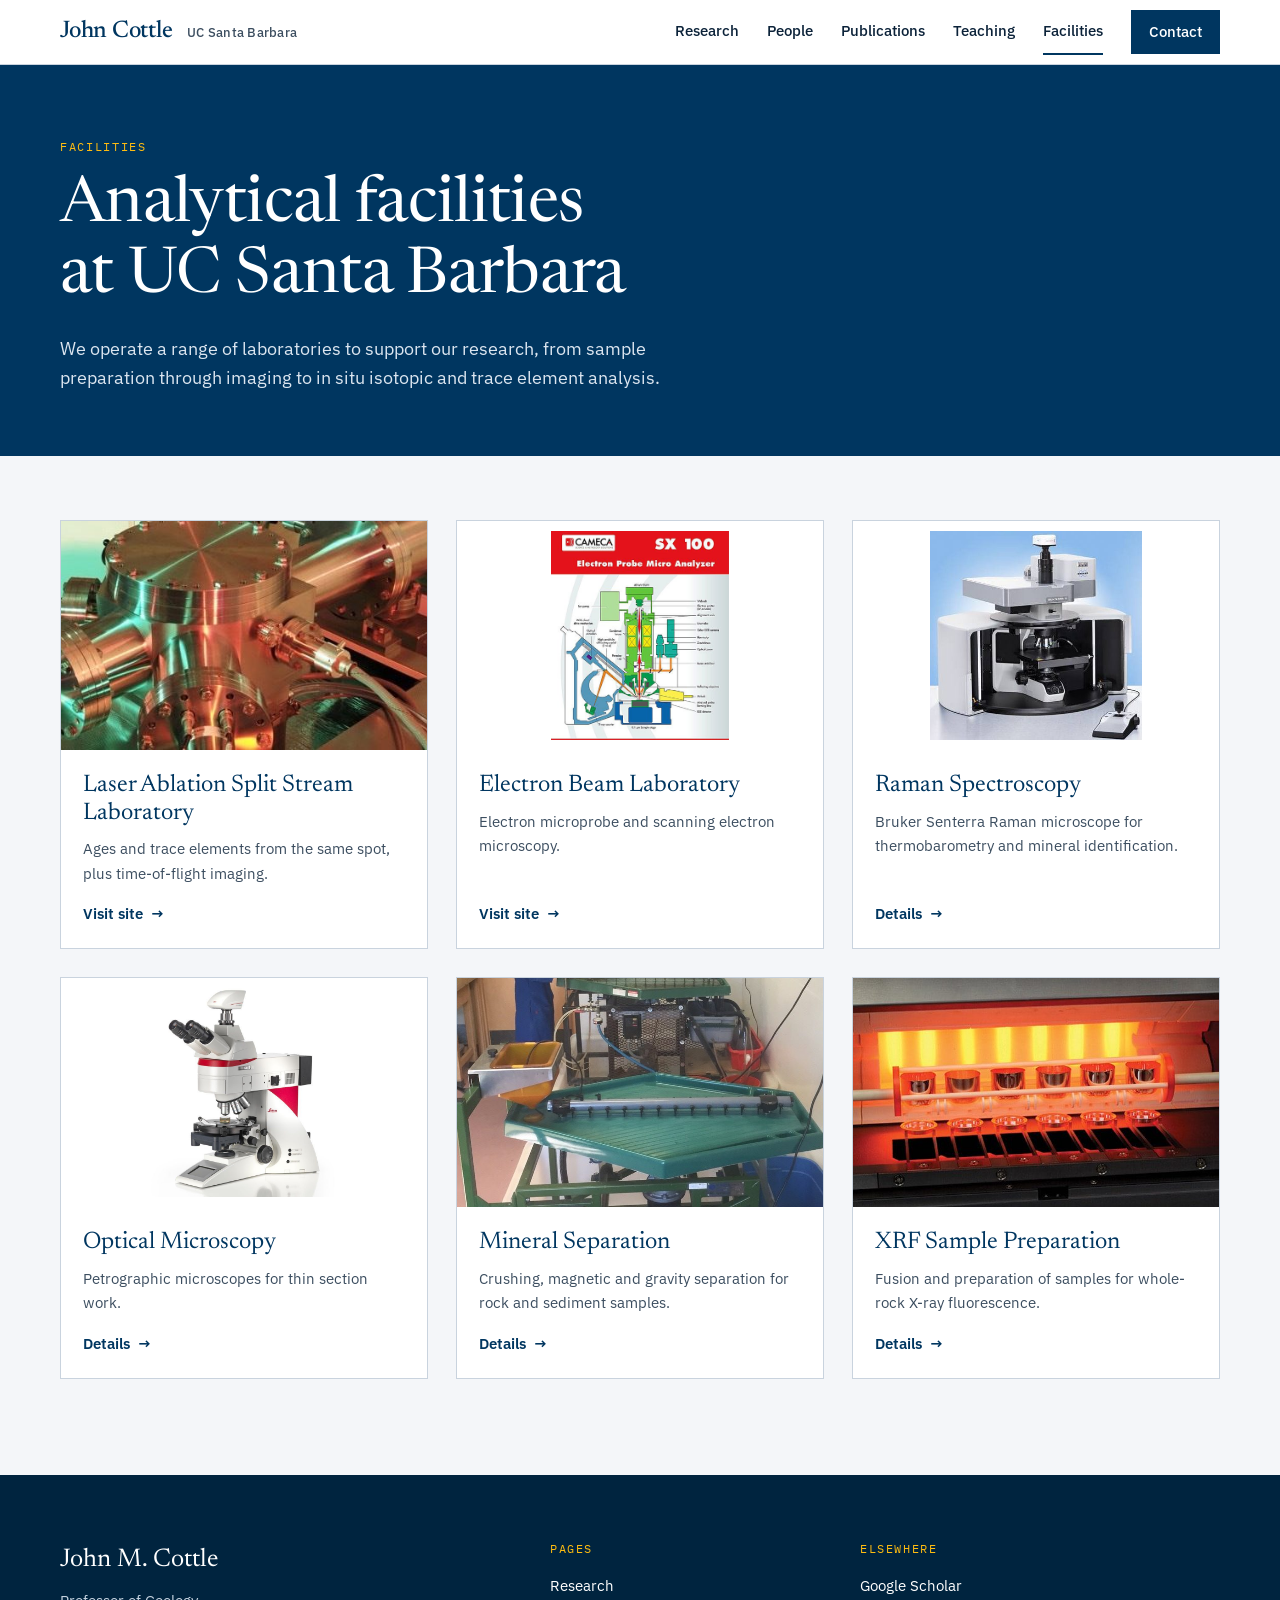
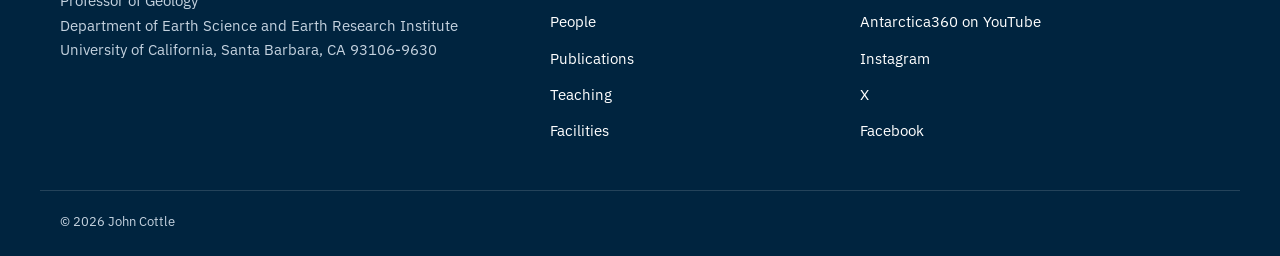
<file: facilities.html>
<!doctype html>
<html lang="en">
<head>
<meta charset="utf-8">
<meta name="viewport" content="width=device-width, initial-scale=1">
<title>Facilities | John Cottle</title>
<meta name="description" content="Analytical facilities in UC Santa Barbara Earth Science: laser ablation ICP-MS, Raman spectroscopy, optical microscopy, mineral separation and XRF sample preparation.">
<link rel="canonical" href="https://johncottle-geo.github.io/facilities.html">
<meta property="og:type" content="website">
<meta property="og:site_name" content="John Cottle">
<meta property="og:title" content="Facilities | John Cottle">
<meta property="og:description" content="Analytical facilities in UC Santa Barbara Earth Science: laser ablation ICP-MS, Raman spectroscopy, optical microscopy, mineral separation and XRF sample preparation.">
<meta property="og:url" content="https://johncottle-geo.github.io/facilities.html">
<meta property="og:image" content="https://johncottle-geo.github.io/assets/img/john-cottle-003a-1.jpg">
<meta name="twitter:card" content="summary">
<meta name="author" content="John Cottle">
<link rel="icon" href="data:image/svg+xml,%3Csvg xmlns='http://www.w3.org/2000/svg' viewBox='0 0 32 32'%3E%3Crect width='32' height='32' fill='%23003660'/%3E%3Cpath d='M4 25 13 9l5 8 3-4 7 12z' fill='%23FEBC11'/%3E%3C/svg%3E">
<link rel="preconnect" href="https://fonts.googleapis.com">
<link rel="preconnect" href="https://fonts.gstatic.com" crossorigin>
<link rel="stylesheet" href="https://fonts.googleapis.com/css2?family=IBM+Plex+Mono:wght@400;500&family=IBM+Plex+Sans:wght@400;500;600&family=Newsreader:opsz,wght@6..72,400;6..72,500&display=swap">
<link rel="stylesheet" href="assets/style.css?v=20261028">
</head>
<body>
<a class="skip" href="#main">Skip to content</a>
<header class="site-header">
  <div class="wrap bar">
    <a class="brand" href="index.html">John Cottle <span>UC Santa Barbara</span></a>
    <button class="menu-btn" type="button" aria-expanded="false" aria-controls="nav" aria-label="Open menu">
      <svg width="22" height="22" viewBox="0 0 22 22" fill="none" stroke="currentColor" stroke-width="1.6" aria-hidden="true"><path d="M3 7h16M3 15h16"/></svg>
    </button>
    <nav id="nav" class="nav" aria-label="Primary">
      <a href="research.html">Research</a>
      <a href="people.html">People</a>
      <a href="publications.html">Publications</a>
      <a href="teaching.html">Teaching</a>
      <a href="facilities.html" aria-current="page">Facilities</a>
      <a class="nav-cta" href="index.html#contact">Contact</a>
    </nav>
  </div>
</header>
<main id="main">
<section class="page-hero"><div class="wrap"><p class="eyebrow">Facilities</p><h1>Analytical facilities at UC Santa Barbara</h1>
<p class="lead">We operate a range of laboratories to support our research, from sample preparation through imaging to in situ isotopic and trace element analysis.</p></div></section>
<div class="wrap"><div class="lab-grid"><a class="lab-card" href="http://www.petrochronology.com" rel="noopener">
  <span class="lab-img cover"><img src="assets/img/methodimage.jpg" alt="Laser ablation geochronology sample and analysis workflow" loading="lazy"></span>
  <span class="lab-body"><span class="lab-name">Laser Ablation Split Stream Laboratory</span><span class="lab-note">Ages and trace elements from the same spot, plus time-of-flight imaging.</span>
  <span class="more">Visit site <span aria-hidden="true">&rarr;</span></span></span>
</a>
<a class="lab-card" href="https://sites.google.com/site/semgeolucsb/" rel="noopener">
  <span class="lab-img contain"><img src="assets/img/cameca.jpg" alt="CAMECA electron microprobe" loading="lazy"></span>
  <span class="lab-body"><span class="lab-name">Electron Beam Laboratory</span><span class="lab-note">Electron microprobe and scanning electron microscopy.</span>
  <span class="more">Visit site <span aria-hidden="true">&rarr;</span></span></span>
</a>
<a class="lab-card" href="raman-laser-spectroscopy.html">
  <span class="lab-img contain"><img src="assets/img/raman.jpg" alt="Raman spectrometer" loading="lazy"></span>
  <span class="lab-body"><span class="lab-name">Raman Spectroscopy</span><span class="lab-note">Bruker Senterra Raman microscope for thermobarometry and mineral identification.</span>
  <span class="more">Details <span aria-hidden="true">&rarr;</span></span></span>
</a>
<a class="lab-card" href="optical-microscopy.html">
  <span class="lab-img contain"><img src="assets/img/dm4-p-side-01.jpg" alt="Polarizing optical microscope" loading="lazy"></span>
  <span class="lab-body"><span class="lab-name">Optical Microscopy</span><span class="lab-note">Petrographic microscopes for thin section work.</span>
  <span class="more">Details <span aria-hidden="true">&rarr;</span></span></span>
</a>
<a class="lab-card" href="mineral-separation-labs.html">
  <span class="lab-img cover"><img src="assets/img/img-4436-1.jpg" alt="Mineral separation laboratory" loading="lazy"></span>
  <span class="lab-body"><span class="lab-name">Mineral Separation</span><span class="lab-note">Crushing, magnetic and gravity separation for rock and sediment samples.</span>
  <span class="more">Details <span aria-hidden="true">&rarr;</span></span></span>
</a>
<a class="lab-card" href="xrf-prep-lab.html">
  <span class="lab-img cover"><img src="assets/img/xrf.jpg" alt="X-ray fluorescence spectrometer" loading="lazy"></span>
  <span class="lab-body"><span class="lab-name">XRF Sample Preparation</span><span class="lab-note">Fusion and preparation of samples for whole-rock X-ray fluorescence.</span>
  <span class="more">Details <span aria-hidden="true">&rarr;</span></span></span>
</a>
</div></div>
</main>
<footer class="site-footer">
  <div class="wrap foot">
    <div>
      <p class="foot-name">John M. Cottle</p>
      <p>Professor of Geology<br>Department of Earth Science and Earth Research Institute<br>University of California, Santa Barbara, CA 93106-9630</p>
    </div>
    <div>
      <p class="label">Pages</p>
      <ul>
        <li><a href="research.html">Research</a></li>
        <li><a href="people.html">People</a></li>
        <li><a href="publications.html">Publications</a></li>
        <li><a href="teaching.html">Teaching</a></li>
        <li><a href="facilities.html">Facilities</a></li>
      </ul>
    </div>
    <div>
      <p class="label">Elsewhere</p>
      <ul>
        <li><a href="http://scholar.google.com/citations?hl=en&amp;user=xeUMyxAAAAAJ&amp;view_op=list_works&amp;pagesize=100" rel="noopener">Google Scholar</a></li>
        <li><a href="https://www.youtube.com/user/Antarctica360" rel="noopener">Antarctica360 on YouTube</a></li>
        <li><a href="https://www.instagram.com/antarctica360/" rel="noopener">Instagram</a></li>
        <li><a href="https://twitter.com/antarctica360" rel="noopener">X</a></li>
        <li><a href="https://www.facebook.com/Antarctica360/" rel="noopener">Facebook</a></li>
      </ul>
    </div>
  </div>
  <div class="wrap legal"><p>&copy; <span id="year">2026</span> John Cottle</p></div>
</footer>
<script src="assets/site.js?v=20261028"></script>
</body>
</html>
</file>
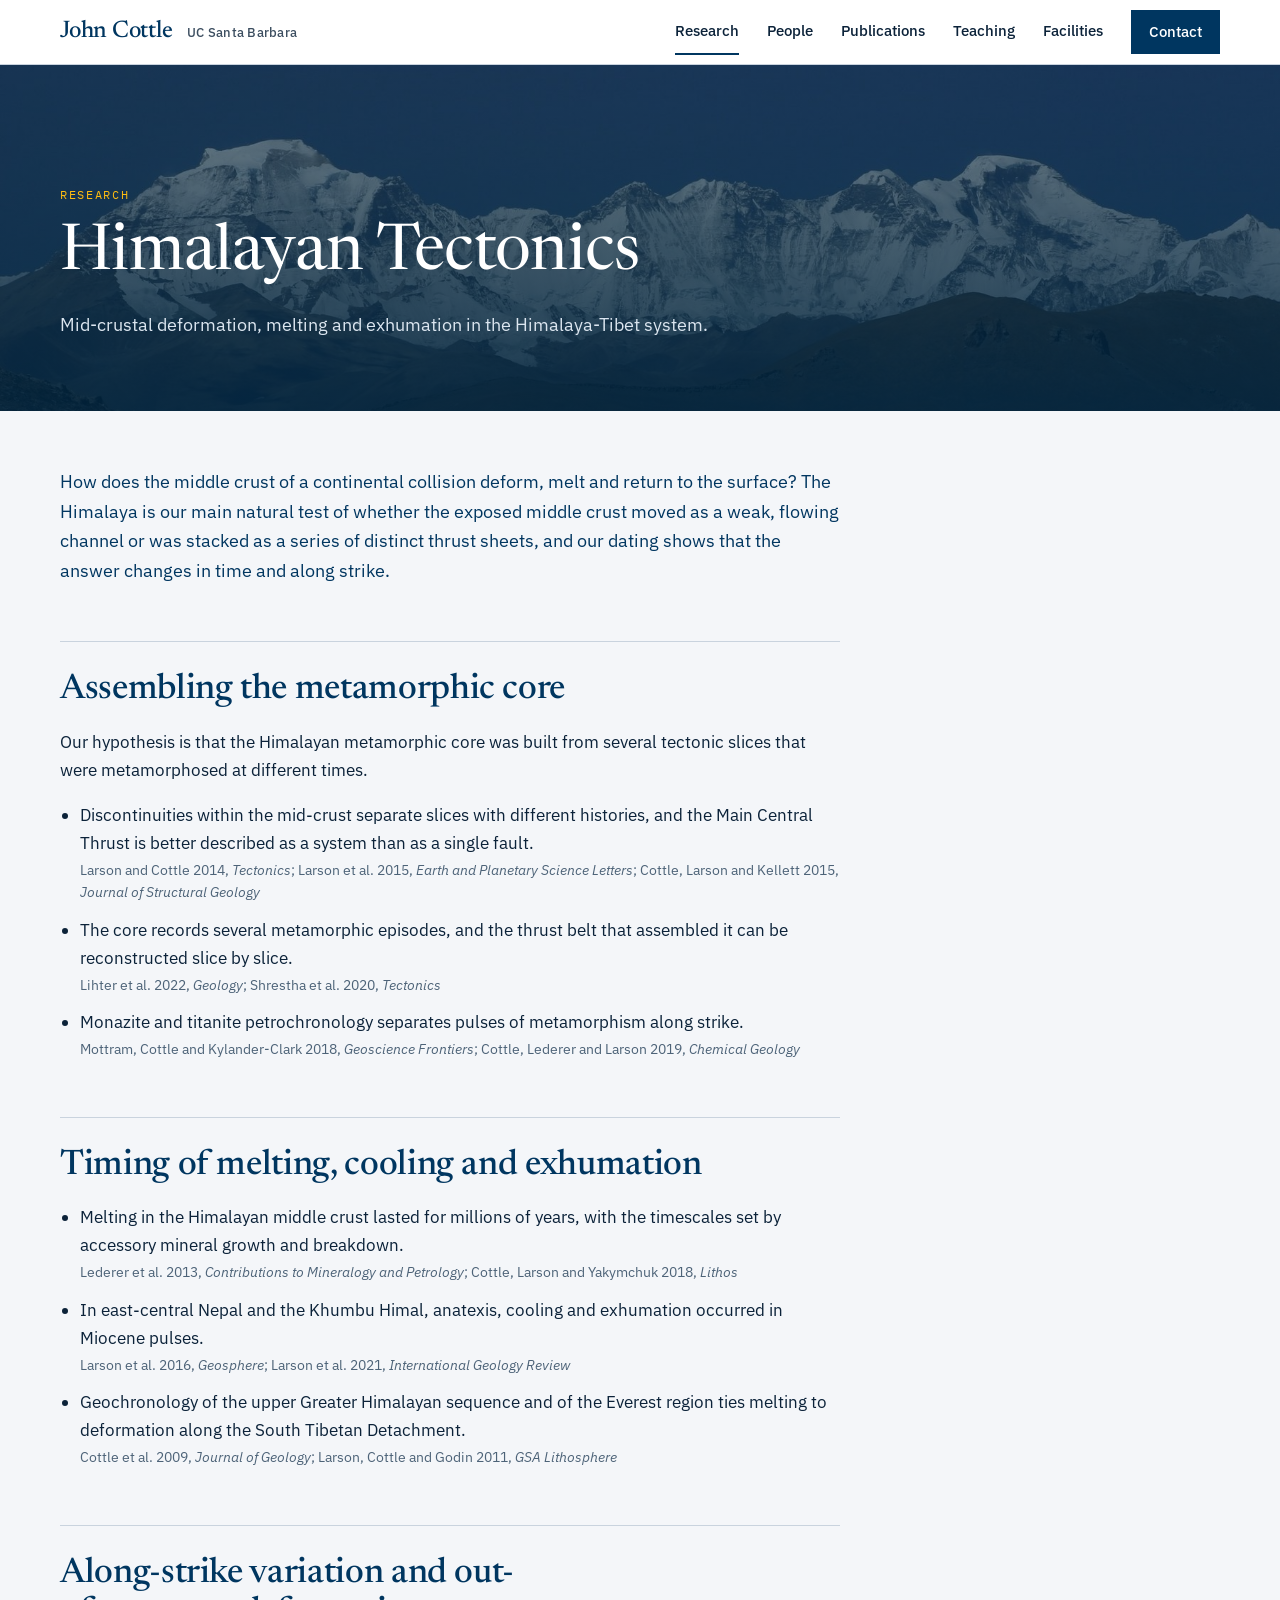
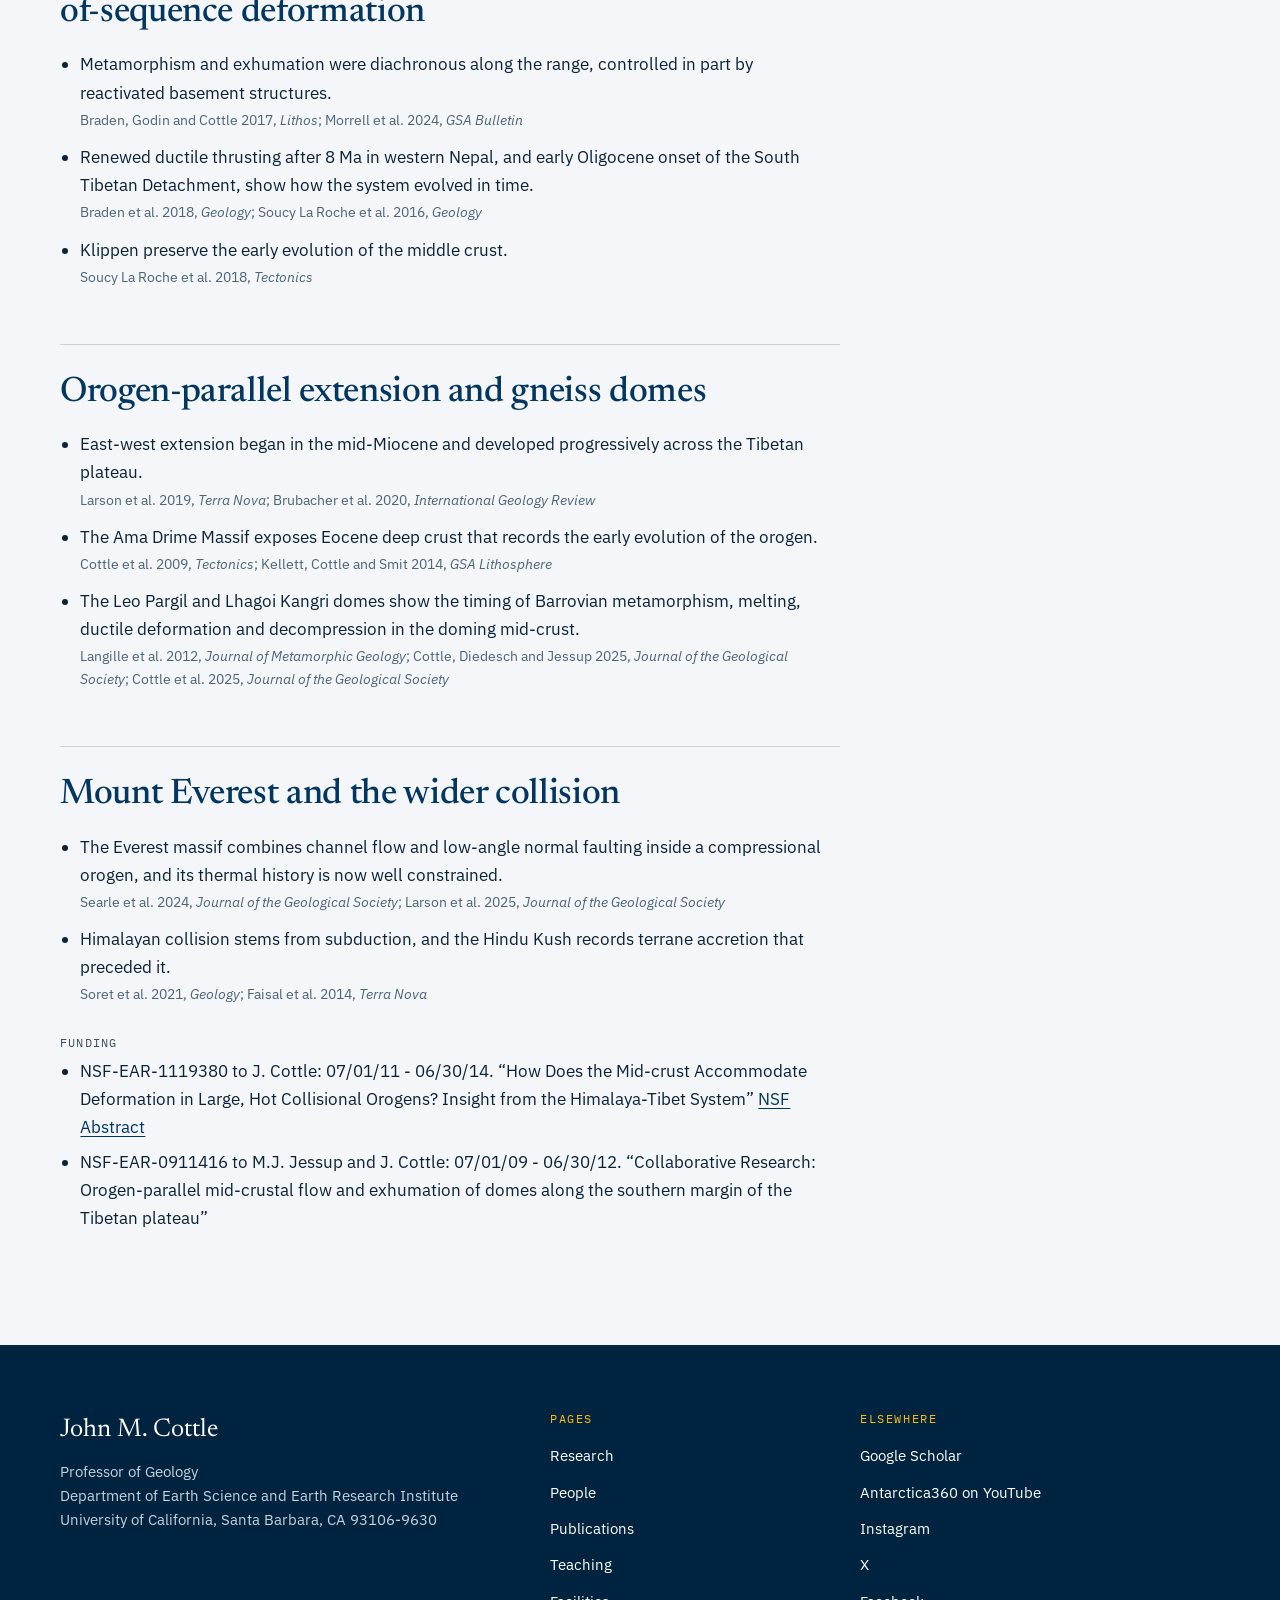
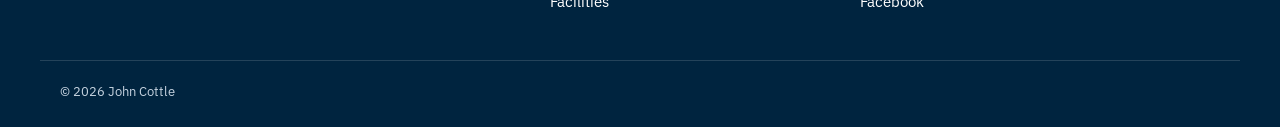
<file: himalayan-tectonics.html>
<!doctype html>
<html lang="en">
<head>
<meta charset="utf-8">
<meta name="viewport" content="width=device-width, initial-scale=1">
<title>Himalayan Tectonics | John Cottle</title>
<meta name="description" content="Himalayan tectonics research at UC Santa Barbara: mid-crustal deformation, partial melting and exhumation in the Himalaya-Tibet orogen, dated by U-Th-Pb petrochronology.">
<link rel="canonical" href="https://johncottle-geo.github.io/himalayan-tectonics.html">
<meta property="og:type" content="website">
<meta property="og:site_name" content="John Cottle">
<meta property="og:title" content="Himalayan Tectonics | John Cottle">
<meta property="og:description" content="Himalayan tectonics research at UC Santa Barbara: mid-crustal deformation, partial melting and exhumation in the Himalaya-Tibet orogen, dated by U-Th-Pb petrochronology.">
<meta property="og:url" content="https://johncottle-geo.github.io/himalayan-tectonics.html">
<meta property="og:image" content="https://johncottle-geo.github.io/assets/img/john-cottle-003a-1.jpg">
<meta name="twitter:card" content="summary">
<meta name="author" content="John Cottle">
<link rel="icon" href="data:image/svg+xml,%3Csvg xmlns='http://www.w3.org/2000/svg' viewBox='0 0 32 32'%3E%3Crect width='32' height='32' fill='%23003660'/%3E%3Cpath d='M4 25 13 9l5 8 3-4 7 12z' fill='%23FEBC11'/%3E%3C/svg%3E">
<link rel="preconnect" href="https://fonts.googleapis.com">
<link rel="preconnect" href="https://fonts.gstatic.com" crossorigin>
<link rel="stylesheet" href="https://fonts.googleapis.com/css2?family=IBM+Plex+Mono:wght@400;500&family=IBM+Plex+Sans:wght@400;500;600&family=Newsreader:opsz,wght@6..72,400;6..72,500&display=swap">
<link rel="stylesheet" href="assets/style.css?v=20261028">
</head>
<body>
<a class="skip" href="#main">Skip to content</a>
<header class="site-header">
  <div class="wrap bar">
    <a class="brand" href="index.html">John Cottle <span>UC Santa Barbara</span></a>
    <button class="menu-btn" type="button" aria-expanded="false" aria-controls="nav" aria-label="Open menu">
      <svg width="22" height="22" viewBox="0 0 22 22" fill="none" stroke="currentColor" stroke-width="1.6" aria-hidden="true"><path d="M3 7h16M3 15h16"/></svg>
    </button>
    <nav id="nav" class="nav" aria-label="Primary">
      <a href="research.html" aria-current="page">Research</a>
      <a href="people.html">People</a>
      <a href="publications.html">Publications</a>
      <a href="teaching.html">Teaching</a>
      <a href="facilities.html">Facilities</a>
      <a class="nav-cta" href="index.html#contact">Contact</a>
    </nav>
  </div>
</header>
<main id="main">
<section class="page-hero has-img" style="background-image:url(assets/img/368618398.jpg)"><div class="wrap"><p class="eyebrow">Research</p><h1>Himalayan Tectonics</h1><p class="lead">Mid-crustal deformation, melting and exhumation in the Himalaya-Tibet system.</p></div></section>
<div class="wrap prose-wrap"><div class="prose"><p class="lede">How does the middle crust of a continental collision deform, melt and return to the surface? The Himalaya is our main natural test of whether the exposed middle crust moved as a weak, flowing channel or was stacked as a series of distinct thrust sheets, and our dating shows that the answer changes in time and along strike.</p>
<h2>Assembling the metamorphic core</h2>
<p>Our hypothesis is that the Himalayan metamorphic core was built from several tectonic slices that were metamorphosed at different times.</p>
<ul class="findings">
<li>Discontinuities within the mid-crust separate slices with different histories, and the Main Central Thrust is better described as a system than as a single fault. <span class="cite">Larson and Cottle 2014, <em>Tectonics</em>; Larson et al. 2015, <em>Earth and Planetary Science Letters</em>; Cottle, Larson and Kellett 2015, <em>Journal of Structural Geology</em></span></li>
<li>The core records several metamorphic episodes, and the thrust belt that assembled it can be reconstructed slice by slice. <span class="cite">Lihter et al. 2022, <em>Geology</em>; Shrestha et al. 2020, <em>Tectonics</em></span></li>
<li>Monazite and titanite petrochronology separates pulses of metamorphism along strike. <span class="cite">Mottram, Cottle and Kylander-Clark 2018, <em>Geoscience Frontiers</em>; Cottle, Lederer and Larson 2019, <em>Chemical Geology</em></span></li>
</ul>
<h2>Timing of melting, cooling and exhumation</h2>
<ul class="findings">
<li>Melting in the Himalayan middle crust lasted for millions of years, with the timescales set by accessory mineral growth and breakdown. <span class="cite">Lederer et al. 2013, <em>Contributions to Mineralogy and Petrology</em>; Cottle, Larson and Yakymchuk 2018, <em>Lithos</em></span></li>
<li>In east-central Nepal and the Khumbu Himal, anatexis, cooling and exhumation occurred in Miocene pulses. <span class="cite">Larson et al. 2016, <em>Geosphere</em>; Larson et al. 2021, <em>International Geology Review</em></span></li>
<li>Geochronology of the upper Greater Himalayan sequence and of the Everest region ties melting to deformation along the South Tibetan Detachment. <span class="cite">Cottle et al. 2009, <em>Journal of Geology</em>; Larson, Cottle and Godin 2011, <em>GSA Lithosphere</em></span></li>
</ul>
<h2>Along-strike variation and out-of-sequence deformation</h2>
<ul class="findings">
<li>Metamorphism and exhumation were diachronous along the range, controlled in part by reactivated basement structures. <span class="cite">Braden, Godin and Cottle 2017, <em>Lithos</em>; Morrell et al. 2024, <em>GSA Bulletin</em></span></li>
<li>Renewed ductile thrusting after 8 Ma in western Nepal, and early Oligocene onset of the South Tibetan Detachment, show how the system evolved in time. <span class="cite">Braden et al. 2018, <em>Geology</em>; Soucy La Roche et al. 2016, <em>Geology</em></span></li>
<li>Klippen preserve the early evolution of the middle crust. <span class="cite">Soucy La Roche et al. 2018, <em>Tectonics</em></span></li>
</ul>
<h2>Orogen-parallel extension and gneiss domes</h2>
<ul class="findings">
<li>East-west extension began in the mid-Miocene and developed progressively across the Tibetan plateau. <span class="cite">Larson et al. 2019, <em>Terra Nova</em>; Brubacher et al. 2020, <em>International Geology Review</em></span></li>
<li>The Ama Drime Massif exposes Eocene deep crust that records the early evolution of the orogen. <span class="cite">Cottle et al. 2009, <em>Tectonics</em>; Kellett, Cottle and Smit 2014, <em>GSA Lithosphere</em></span></li>
<li>The Leo Pargil and Lhagoi Kangri domes show the timing of Barrovian metamorphism, melting, ductile deformation and decompression in the doming mid-crust. <span class="cite">Langille et al. 2012, <em>Journal of Metamorphic Geology</em>; Cottle, Diedesch and Jessup 2025, <em>Journal of the Geological Society</em>; Cottle et al. 2025, <em>Journal of the Geological Society</em></span></li>
</ul>
<h2>Mount Everest and the wider collision</h2>
<ul class="findings">
<li>The Everest massif combines channel flow and low-angle normal faulting inside a compressional orogen, and its thermal history is now well constrained. <span class="cite">Searle et al. 2024, <em>Journal of the Geological Society</em>; Larson et al. 2025, <em>Journal of the Geological Society</em></span></li>
<li>Himalayan collision stems from subduction, and the Hindu Kush records terrane accretion that preceded it. <span class="cite">Soret et al. 2021, <em>Geology</em>; Faisal et al. 2014, <em>Terra Nova</em></span></li>
</ul>
<p class="lbl">Funding</p>
<ul><li>NSF-EAR-1119380 to J. Cottle: 07/01/11 - 06/30/14. &ldquo;How Does the Mid-crust Accommodate Deformation in Large, Hot Collisional Orogens? Insight from the Himalaya-Tibet System&rdquo; <a href="http://www.nsf.gov/awardsearch/showAward.do?AwardNumber=1119380" rel="noopener" target="_blank">NSF Abstract</a></li><li>NSF-EAR-0911416 to M.J. Jessup and J. Cottle: 07/01/09 - 06/30/12. &ldquo;Collaborative Research: Orogen-parallel mid-crustal flow and exhumation of domes along the southern margin of the Tibetan plateau&rdquo;</li></ul>
</div></div>
</main>
<footer class="site-footer">
  <div class="wrap foot">
    <div>
      <p class="foot-name">John M. Cottle</p>
      <p>Professor of Geology<br>Department of Earth Science and Earth Research Institute<br>University of California, Santa Barbara, CA 93106-9630</p>
    </div>
    <div>
      <p class="label">Pages</p>
      <ul>
        <li><a href="research.html">Research</a></li>
        <li><a href="people.html">People</a></li>
        <li><a href="publications.html">Publications</a></li>
        <li><a href="teaching.html">Teaching</a></li>
        <li><a href="facilities.html">Facilities</a></li>
      </ul>
    </div>
    <div>
      <p class="label">Elsewhere</p>
      <ul>
        <li><a href="http://scholar.google.com/citations?hl=en&amp;user=xeUMyxAAAAAJ&amp;view_op=list_works&amp;pagesize=100" rel="noopener">Google Scholar</a></li>
        <li><a href="https://www.youtube.com/user/Antarctica360" rel="noopener">Antarctica360 on YouTube</a></li>
        <li><a href="https://www.instagram.com/antarctica360/" rel="noopener">Instagram</a></li>
        <li><a href="https://twitter.com/antarctica360" rel="noopener">X</a></li>
        <li><a href="https://www.facebook.com/Antarctica360/" rel="noopener">Facebook</a></li>
      </ul>
    </div>
  </div>
  <div class="wrap legal"><p>&copy; <span id="year">2026</span> John Cottle</p></div>
</footer>
<script src="assets/site.js?v=20261028"></script>
</body>
</html>
</file>
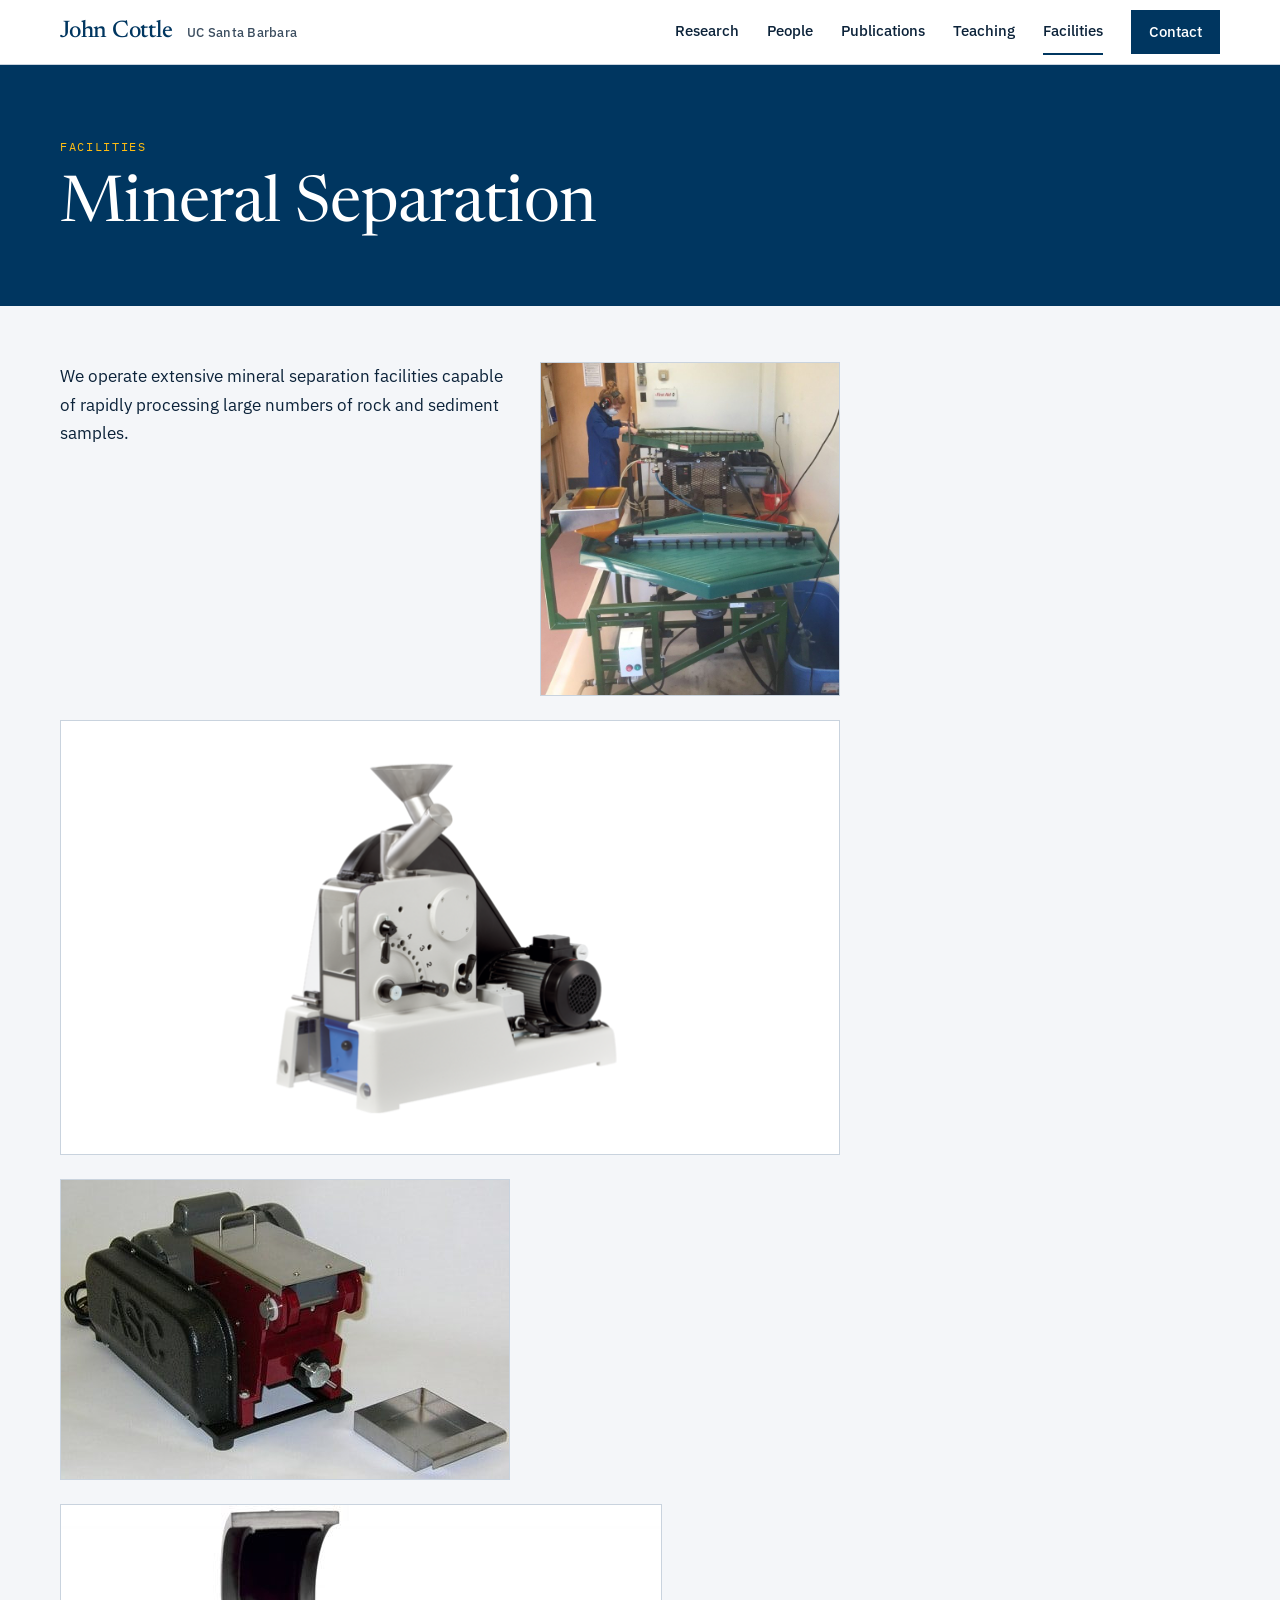
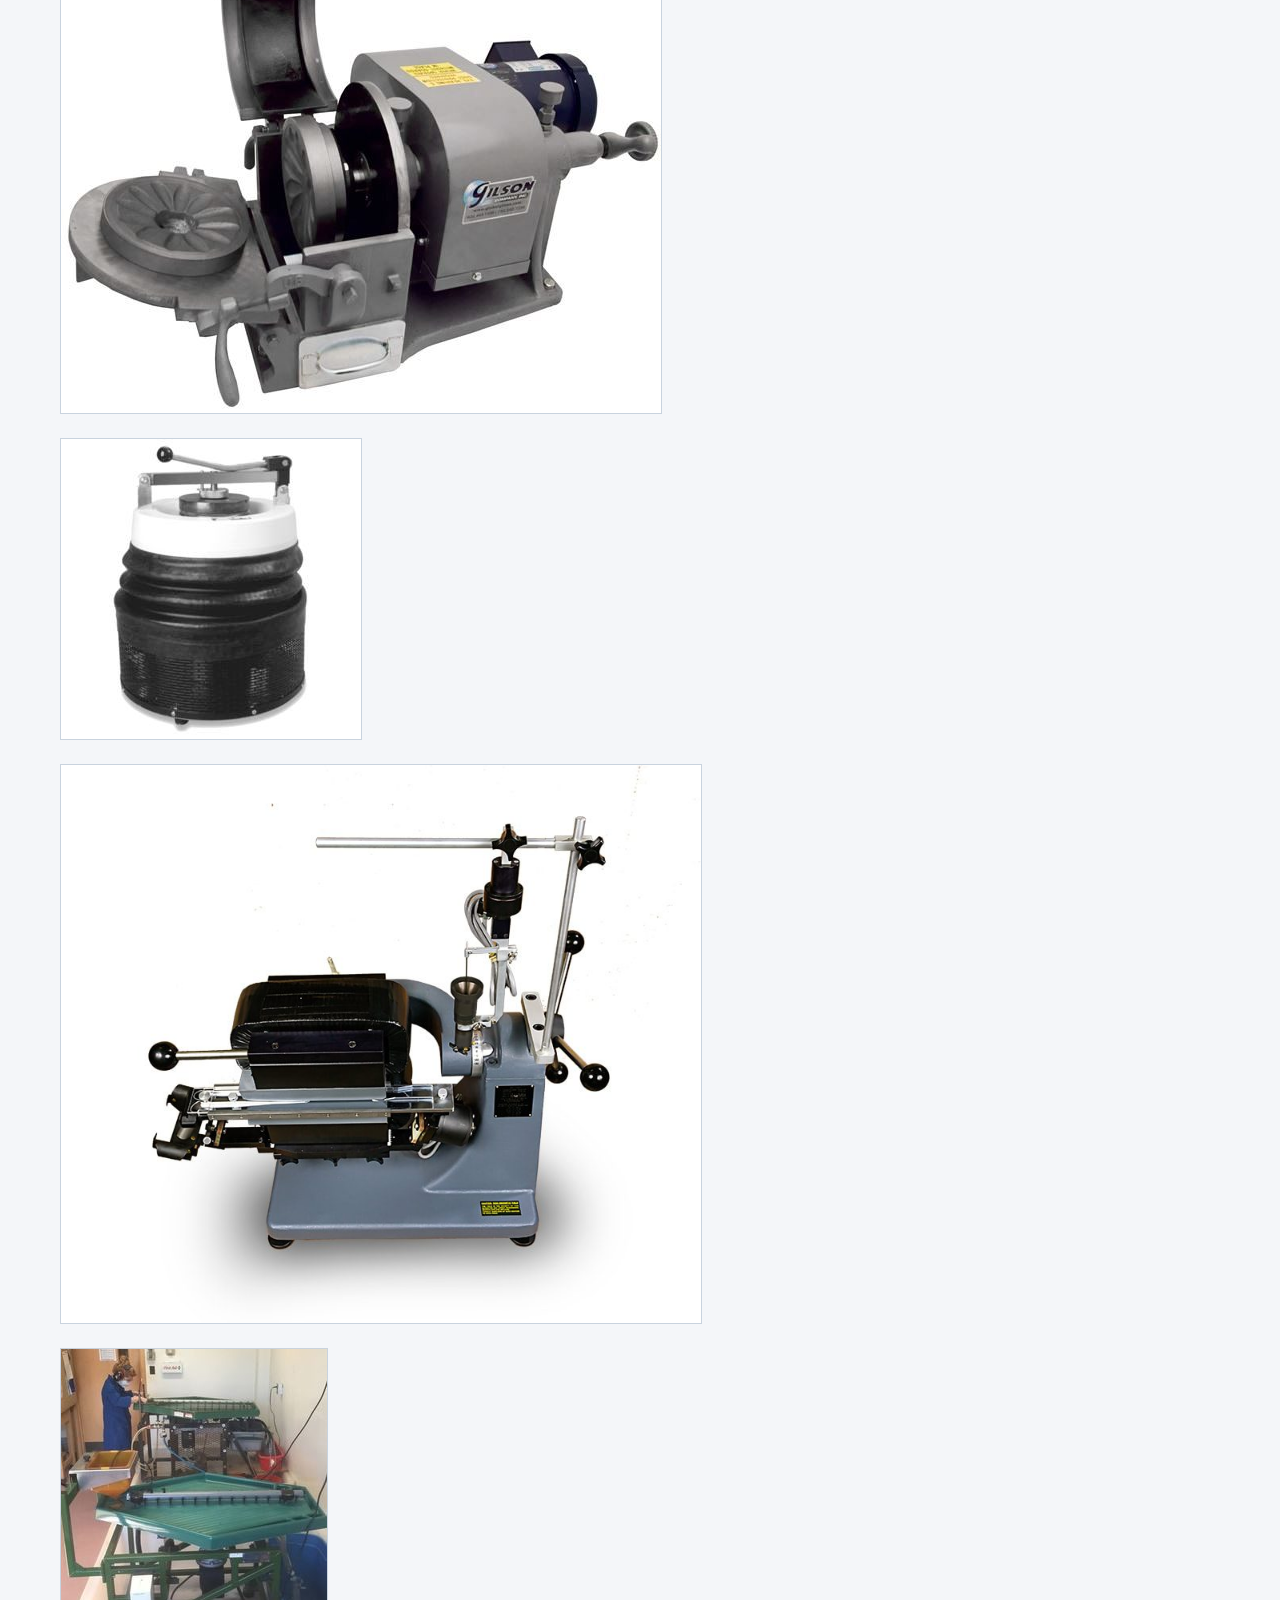
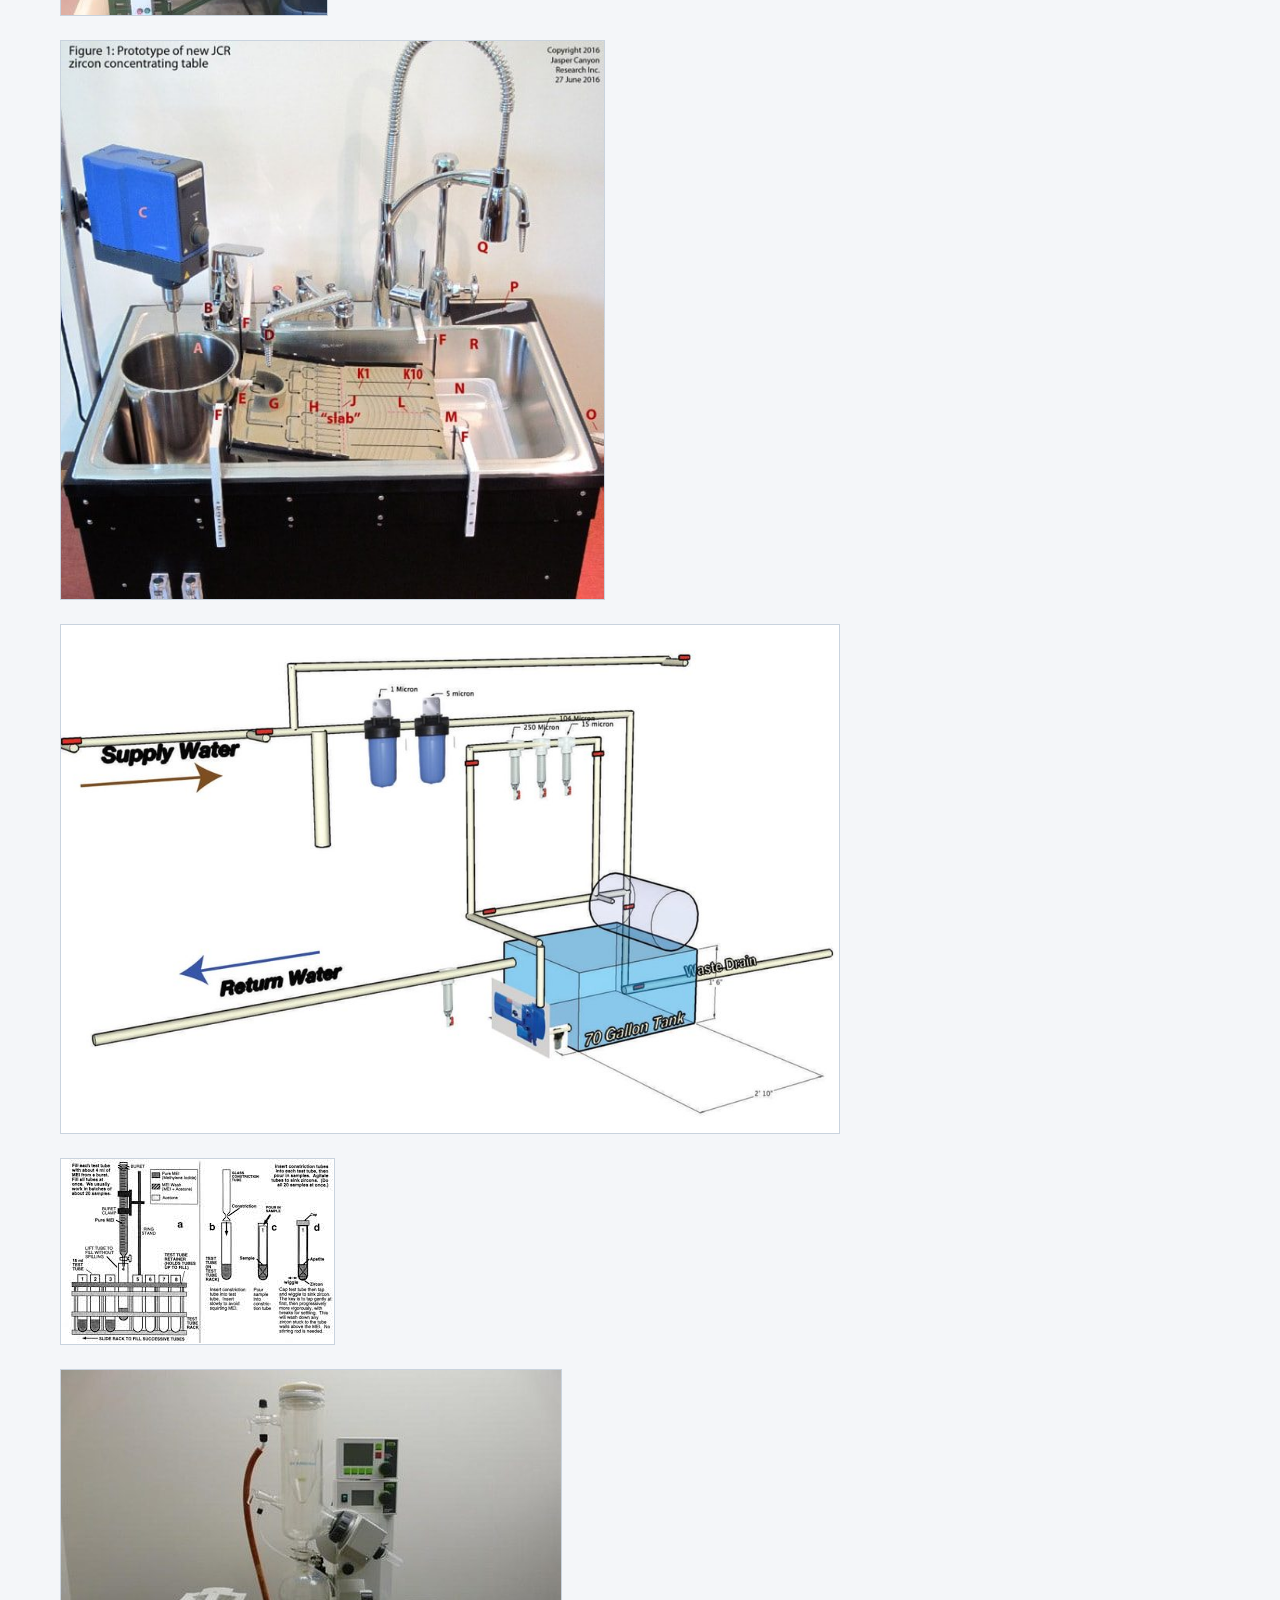
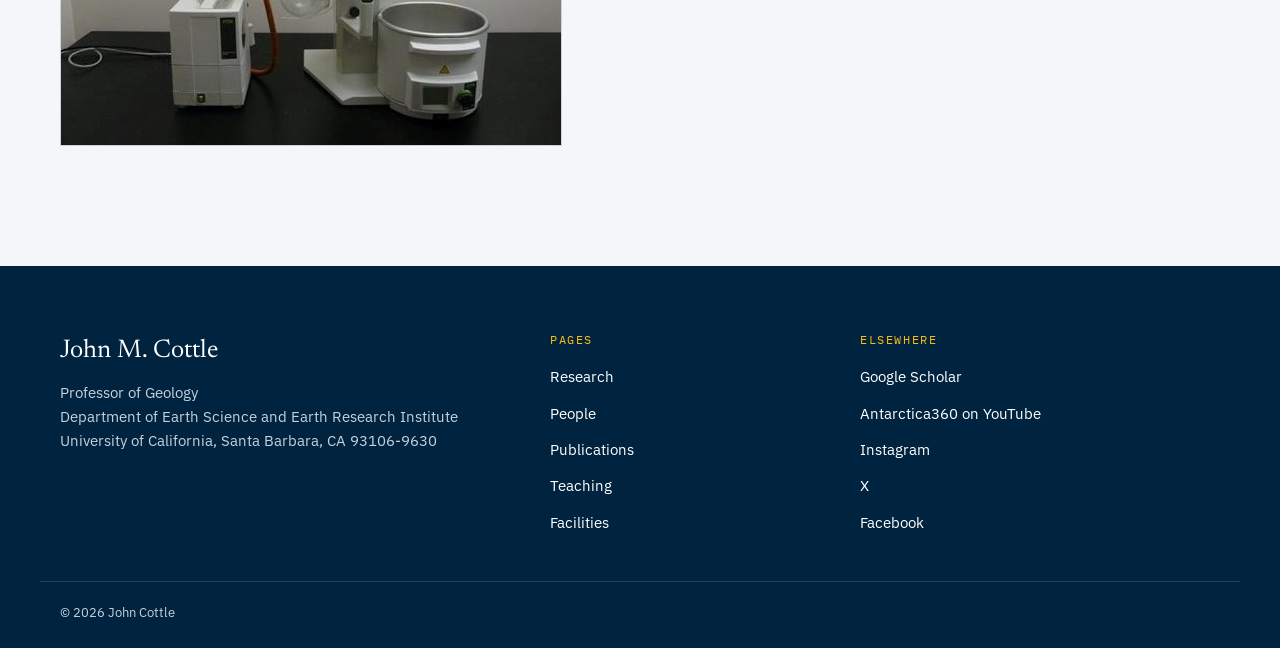
<file: mineral-separation-labs.html>
<!doctype html>
<html lang="en">
<head>
<meta charset="utf-8">
<meta name="viewport" content="width=device-width, initial-scale=1">
<title>Mineral Separation | John Cottle</title>
<meta name="description" content="Mineral separation laboratories in UC Santa Barbara Earth Science for zircon, monazite and other accessory mineral concentrates.">
<link rel="canonical" href="https://johncottle-geo.github.io/mineral-separation-labs.html">
<meta property="og:type" content="website">
<meta property="og:site_name" content="John Cottle">
<meta property="og:title" content="Mineral Separation | John Cottle">
<meta property="og:description" content="Mineral separation laboratories in UC Santa Barbara Earth Science for zircon, monazite and other accessory mineral concentrates.">
<meta property="og:url" content="https://johncottle-geo.github.io/mineral-separation-labs.html">
<meta property="og:image" content="https://johncottle-geo.github.io/assets/img/john-cottle-003a-1.jpg">
<meta name="twitter:card" content="summary">
<meta name="author" content="John Cottle">
<link rel="icon" href="data:image/svg+xml,%3Csvg xmlns='http://www.w3.org/2000/svg' viewBox='0 0 32 32'%3E%3Crect width='32' height='32' fill='%23003660'/%3E%3Cpath d='M4 25 13 9l5 8 3-4 7 12z' fill='%23FEBC11'/%3E%3C/svg%3E">
<link rel="preconnect" href="https://fonts.googleapis.com">
<link rel="preconnect" href="https://fonts.gstatic.com" crossorigin>
<link rel="stylesheet" href="https://fonts.googleapis.com/css2?family=IBM+Plex+Mono:wght@400;500&family=IBM+Plex+Sans:wght@400;500;600&family=Newsreader:opsz,wght@6..72,400;6..72,500&display=swap">
<link rel="stylesheet" href="assets/style.css?v=20261028">
</head>
<body>
<a class="skip" href="#main">Skip to content</a>
<header class="site-header">
  <div class="wrap bar">
    <a class="brand" href="index.html">John Cottle <span>UC Santa Barbara</span></a>
    <button class="menu-btn" type="button" aria-expanded="false" aria-controls="nav" aria-label="Open menu">
      <svg width="22" height="22" viewBox="0 0 22 22" fill="none" stroke="currentColor" stroke-width="1.6" aria-hidden="true"><path d="M3 7h16M3 15h16"/></svg>
    </button>
    <nav id="nav" class="nav" aria-label="Primary">
      <a href="research.html">Research</a>
      <a href="people.html">People</a>
      <a href="publications.html">Publications</a>
      <a href="teaching.html">Teaching</a>
      <a href="facilities.html" aria-current="page">Facilities</a>
      <a class="nav-cta" href="index.html#contact">Contact</a>
    </nav>
  </div>
</header>
<main id="main">
<section class="page-hero"><div class="wrap"><p class="eyebrow">Facilities</p><h1>Mineral Separation</h1></div></section>
<div class="wrap prose-wrap"><div class="prose"><figure class="side"><img src="assets/img/img-4436-1.jpg" alt="Mineral separation laboratory" loading="lazy"></figure>
<p>We operate extensive mineral separation facilities capable of rapidly processing large numbers of rock and sediment samples.</p>
<figure><img src="assets/img/jaw-crusher.png" alt="Jaw crusher" loading="lazy"></figure>
<figure><img src="assets/img/jc300web.jpg" alt="Rock crusher and disc mill" loading="lazy"></figure>
<figure><img src="assets/img/bico.jpg" alt="Disc pulverizer" loading="lazy"></figure>
<figure><img src="assets/img/65554-12374591.jpg" alt="Wilfley water table" loading="lazy"></figure>
<figure><img src="assets/img/frantz.jpg" alt="Frantz magnetic separator" loading="lazy"></figure>
<figure><img src="assets/img/img-4436-1-1.jpg" alt="Mineral separation laboratory" loading="lazy"></figure>
<figure><img src="assets/img/jcr-concentrator-photo.jpg" alt="Mineral concentrator" loading="lazy"></figure>
<figure><img src="assets/img/recycle.jpg" alt="Water recycling system" loading="lazy"></figure>
<figure><img src="assets/img/mei-constriction-tubes.jpg" alt="Heavy liquid separation tubes" loading="lazy"></figure>
<figure><img src="assets/img/rotovap.jpg" alt="Rotary evaporator" loading="lazy"></figure></div></div>
</main>
<footer class="site-footer">
  <div class="wrap foot">
    <div>
      <p class="foot-name">John M. Cottle</p>
      <p>Professor of Geology<br>Department of Earth Science and Earth Research Institute<br>University of California, Santa Barbara, CA 93106-9630</p>
    </div>
    <div>
      <p class="label">Pages</p>
      <ul>
        <li><a href="research.html">Research</a></li>
        <li><a href="people.html">People</a></li>
        <li><a href="publications.html">Publications</a></li>
        <li><a href="teaching.html">Teaching</a></li>
        <li><a href="facilities.html">Facilities</a></li>
      </ul>
    </div>
    <div>
      <p class="label">Elsewhere</p>
      <ul>
        <li><a href="http://scholar.google.com/citations?hl=en&amp;user=xeUMyxAAAAAJ&amp;view_op=list_works&amp;pagesize=100" rel="noopener">Google Scholar</a></li>
        <li><a href="https://www.youtube.com/user/Antarctica360" rel="noopener">Antarctica360 on YouTube</a></li>
        <li><a href="https://www.instagram.com/antarctica360/" rel="noopener">Instagram</a></li>
        <li><a href="https://twitter.com/antarctica360" rel="noopener">X</a></li>
        <li><a href="https://www.facebook.com/Antarctica360/" rel="noopener">Facebook</a></li>
      </ul>
    </div>
  </div>
  <div class="wrap legal"><p>&copy; <span id="year">2026</span> John Cottle</p></div>
</footer>
<script src="assets/site.js?v=20261028"></script>
</body>
</html>
</file>
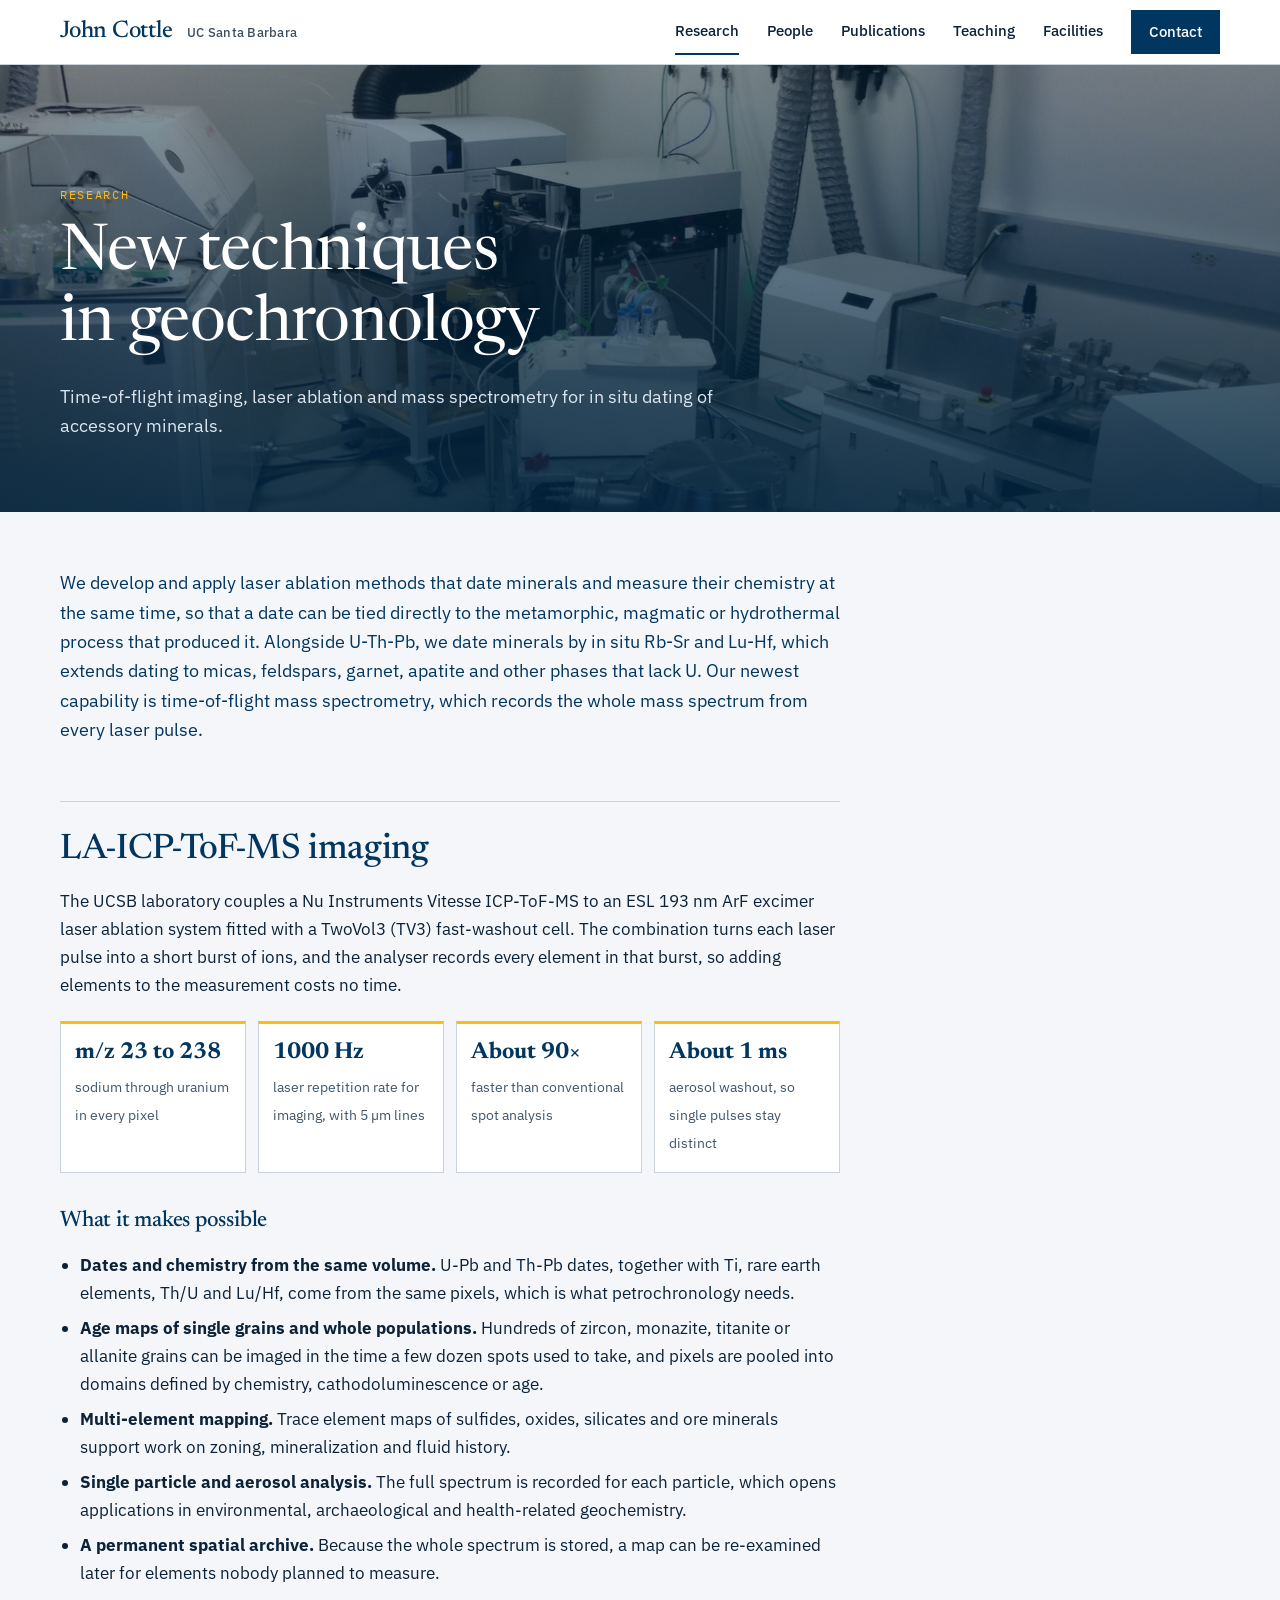
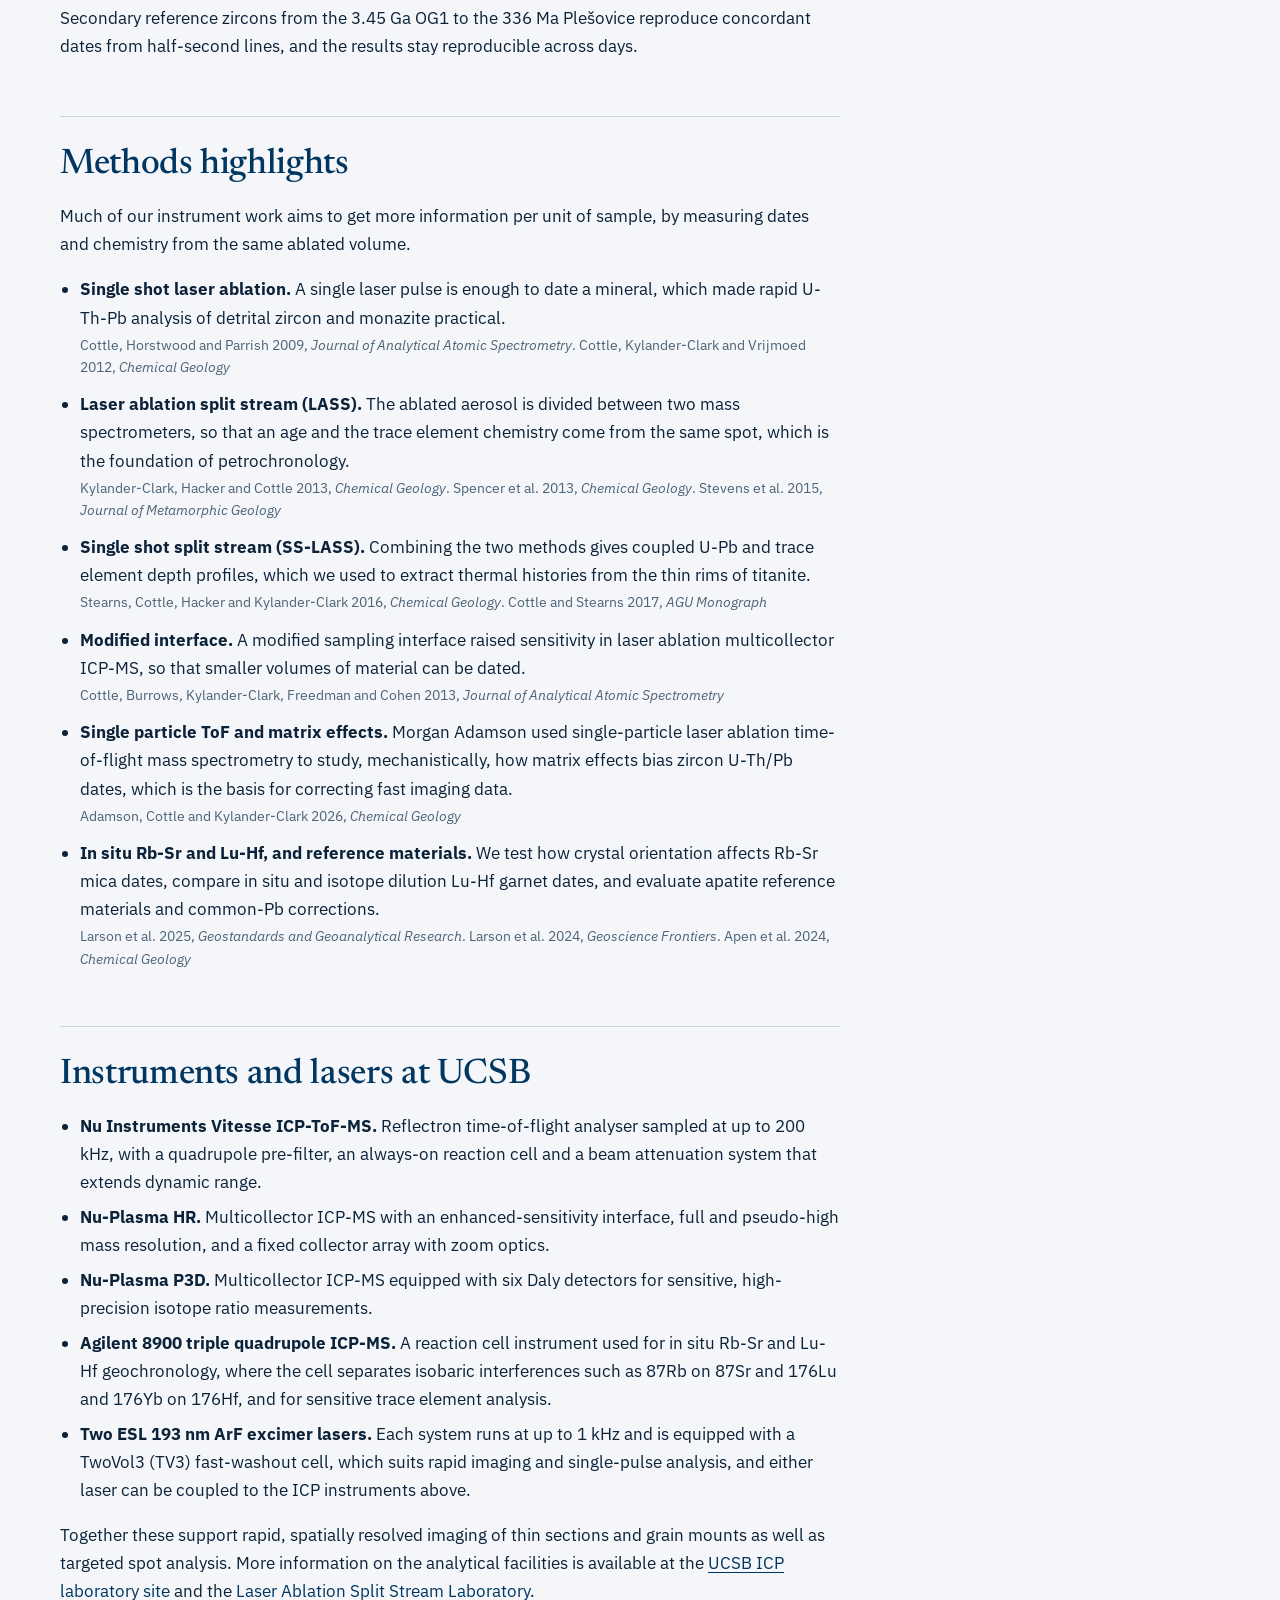
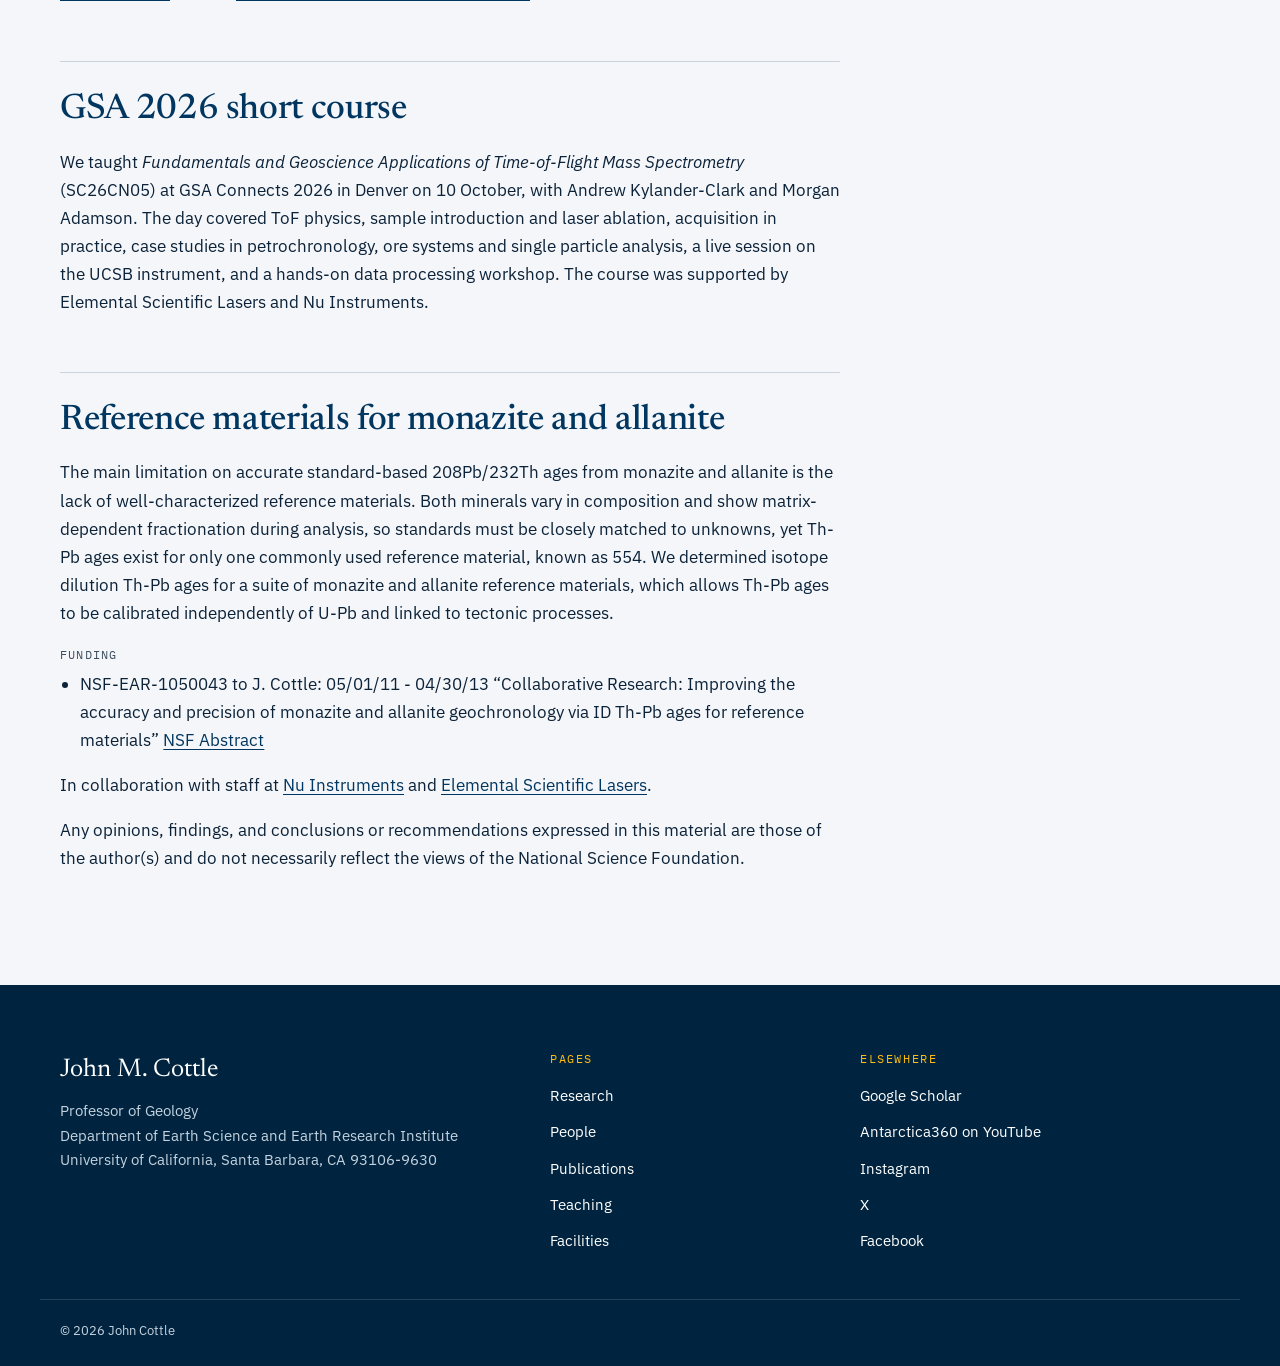
<file: new-techniques-in-geochronology.html>
<!doctype html>
<html lang="en">
<head>
<meta charset="utf-8">
<meta name="viewport" content="width=device-width, initial-scale=1">
<title>New techniques in geochronology | John Cottle</title>
<meta name="description" content="Reference materials and instrumentation for in situ dating of accessory minerals by laser ablation ICP-MS at the UC Santa Barbara petrochronology laboratory.">
<link rel="canonical" href="https://johncottle-geo.github.io/new-techniques-in-geochronology.html">
<meta property="og:type" content="website">
<meta property="og:site_name" content="John Cottle">
<meta property="og:title" content="New techniques in geochronology | John Cottle">
<meta property="og:description" content="Reference materials and instrumentation for in situ dating of accessory minerals by laser ablation ICP-MS at the UC Santa Barbara petrochronology laboratory.">
<meta property="og:url" content="https://johncottle-geo.github.io/new-techniques-in-geochronology.html">
<meta property="og:image" content="https://johncottle-geo.github.io/assets/img/john-cottle-003a-1.jpg">
<meta name="twitter:card" content="summary">
<meta name="author" content="John Cottle">
<link rel="icon" href="data:image/svg+xml,%3Csvg xmlns='http://www.w3.org/2000/svg' viewBox='0 0 32 32'%3E%3Crect width='32' height='32' fill='%23003660'/%3E%3Cpath d='M4 25 13 9l5 8 3-4 7 12z' fill='%23FEBC11'/%3E%3C/svg%3E">
<link rel="preconnect" href="https://fonts.googleapis.com">
<link rel="preconnect" href="https://fonts.gstatic.com" crossorigin>
<link rel="stylesheet" href="https://fonts.googleapis.com/css2?family=IBM+Plex+Mono:wght@400;500&family=IBM+Plex+Sans:wght@400;500;600&family=Newsreader:opsz,wght@6..72,400;6..72,500&display=swap">
<link rel="stylesheet" href="assets/style.css?v=20261028">
</head>
<body>
<a class="skip" href="#main">Skip to content</a>
<header class="site-header">
  <div class="wrap bar">
    <a class="brand" href="index.html">John Cottle <span>UC Santa Barbara</span></a>
    <button class="menu-btn" type="button" aria-expanded="false" aria-controls="nav" aria-label="Open menu">
      <svg width="22" height="22" viewBox="0 0 22 22" fill="none" stroke="currentColor" stroke-width="1.6" aria-hidden="true"><path d="M3 7h16M3 15h16"/></svg>
    </button>
    <nav id="nav" class="nav" aria-label="Primary">
      <a href="research.html" aria-current="page">Research</a>
      <a href="people.html">People</a>
      <a href="publications.html">Publications</a>
      <a href="teaching.html">Teaching</a>
      <a href="facilities.html">Facilities</a>
      <a class="nav-cta" href="index.html#contact">Contact</a>
    </nav>
  </div>
</header>
<main id="main">
<section class="page-hero has-img" style="background-image:url(assets/img/606222000.jpg)"><div class="wrap"><p class="eyebrow">Research</p><h1>New techniques in geochronology</h1><p class="lead">Time-of-flight imaging, laser ablation and mass spectrometry for in situ dating of accessory minerals.</p></div></section>
<div class="wrap prose-wrap"><div class="prose">
<p class="lede">We develop and apply laser ablation methods that date minerals and measure their chemistry at the same time, so that a date can be tied directly to the metamorphic, magmatic or hydrothermal process that produced it. Alongside U-Th-Pb, we date minerals by in situ Rb-Sr and Lu-Hf, which extends dating to micas, feldspars, garnet, apatite and other phases that lack U. Our newest capability is time-of-flight mass spectrometry, which records the whole mass spectrum from every laser pulse.</p>

<h2 id="tof">LA-ICP-ToF-MS imaging</h2>
<p>The UCSB laboratory couples a Nu Instruments Vitesse ICP-ToF-MS to an ESL 193 nm ArF excimer laser ablation system fitted with a TwoVol3 (TV3) fast-washout cell. The combination turns each laser pulse into a short burst of ions, and the analyser records every element in that burst, so adding elements to the measurement costs no time.</p>
<ul class="stats">
<li><strong>m/z 23 to 238</strong><span>sodium through uranium in every pixel</span></li>
<li><strong>1000 Hz</strong><span>laser repetition rate for imaging, with 5 &micro;m lines</span></li>
<li><strong>About 90&times;</strong><span>faster than conventional spot analysis</span></li>
<li><strong>About 1 ms</strong><span>aerosol washout, so single pulses stay distinct</span></li>
</ul>
<h3>What it makes possible</h3>
<ul>
<li><strong>Dates and chemistry from the same volume.</strong> U-Pb and Th-Pb dates, together with Ti, rare earth elements, Th/U and Lu/Hf, come from the same pixels, which is what petrochronology needs.</li>
<li><strong>Age maps of single grains and whole populations.</strong> Hundreds of zircon, monazite, titanite or allanite grains can be imaged in the time a few dozen spots used to take, and pixels are pooled into domains defined by chemistry, cathodoluminescence or age.</li>
<li><strong>Multi-element mapping.</strong> Trace element maps of sulfides, oxides, silicates and ore minerals support work on zoning, mineralization and fluid history.</li>
<li><strong>Single particle and aerosol analysis.</strong> The full spectrum is recorded for each particle, which opens applications in environmental, archaeological and health-related geochemistry.</li>
<li><strong>A permanent spatial archive.</strong> Because the whole spectrum is stored, a map can be re-examined later for elements nobody planned to measure.</li>
</ul>
<p>Secondary reference zircons from the 3.45 Ga OG1 to the 336 Ma Ple&scaron;ovice reproduce concordant dates from half-second lines, and the results stay reproducible across days.</p>
<h2 id="highlights">Methods highlights</h2>
<p>Much of our instrument work aims to get more information per unit of sample, by measuring dates and chemistry from the same ablated volume.</p>
<ul class="findings">
<li><strong>Single shot laser ablation.</strong> A single laser pulse is enough to date a mineral, which made rapid U-Th-Pb analysis of detrital zircon and monazite practical. <span class="cite">Cottle, Horstwood and Parrish 2009, <em>Journal of Analytical Atomic Spectrometry</em>. Cottle, Kylander-Clark and Vrijmoed 2012, <em>Chemical Geology</em></span></li>
<li><strong>Laser ablation split stream (LASS).</strong> The ablated aerosol is divided between two mass spectrometers, so that an age and the trace element chemistry come from the same spot, which is the foundation of petrochronology. <span class="cite">Kylander-Clark, Hacker and Cottle 2013, <em>Chemical Geology</em>. Spencer et al. 2013, <em>Chemical Geology</em>. Stevens et al. 2015, <em>Journal of Metamorphic Geology</em></span></li>
<li><strong>Single shot split stream (SS-LASS).</strong> Combining the two methods gives coupled U-Pb and trace element depth profiles, which we used to extract thermal histories from the thin rims of titanite. <span class="cite">Stearns, Cottle, Hacker and Kylander-Clark 2016, <em>Chemical Geology</em>. Cottle and Stearns 2017, <em>AGU Monograph</em></span></li>
<li><strong>Modified interface.</strong> A modified sampling interface raised sensitivity in laser ablation multicollector ICP-MS, so that smaller volumes of material can be dated. <span class="cite">Cottle, Burrows, Kylander-Clark, Freedman and Cohen 2013, <em>Journal of Analytical Atomic Spectrometry</em></span></li>
<li><strong>Single particle ToF and matrix effects.</strong> Morgan Adamson used single-particle laser ablation time-of-flight mass spectrometry to study, mechanistically, how matrix effects bias zircon U-Th/Pb dates, which is the basis for correcting fast imaging data. <span class="cite">Adamson, Cottle and Kylander-Clark 2026, <em>Chemical Geology</em></span></li>
<li><strong>In situ Rb-Sr and Lu-Hf, and reference materials.</strong> We test how crystal orientation affects Rb-Sr mica dates, compare in situ and isotope dilution Lu-Hf garnet dates, and evaluate apatite reference materials and common-Pb corrections. <span class="cite">Larson et al. 2025, <em>Geostandards and Geoanalytical Research</em>. Larson et al. 2024, <em>Geoscience Frontiers</em>. Apen et al. 2024, <em>Chemical Geology</em></span></li>
</ul>

<h2 id="instruments">Instruments and lasers at UCSB</h2>
<ul>
<li><strong>Nu Instruments Vitesse ICP-ToF-MS.</strong> Reflectron time-of-flight analyser sampled at up to 200 kHz, with a quadrupole pre-filter, an always-on reaction cell and a beam attenuation system that extends dynamic range.</li>
<li><strong>Nu-Plasma HR.</strong> Multicollector ICP-MS with an enhanced-sensitivity interface, full and pseudo-high mass resolution, and a fixed collector array with zoom optics.</li>
<li><strong>Nu-Plasma P3D.</strong> Multicollector ICP-MS equipped with six Daly detectors for sensitive, high-precision isotope ratio measurements.</li>
<li><strong>Agilent 8900 triple quadrupole ICP-MS.</strong> A reaction cell instrument used for in situ Rb-Sr and Lu-Hf geochronology, where the cell separates isobaric interferences such as 87Rb on 87Sr and 176Lu and 176Yb on 176Hf, and for sensitive trace element analysis.</li>
<li><strong>Two ESL 193 nm ArF excimer lasers.</strong> Each system runs at up to 1 kHz and is equipped with a TwoVol3 (TV3) fast-washout cell, which suits rapid imaging and single-pulse analysis, and either laser can be coupled to the ICP instruments above.</li>
</ul>
<p>Together these support rapid, spatially resolved imaging of thin sections and grain mounts as well as targeted spot analysis. More information on the analytical facilities is available at the <a href="https://sites.google.com/site/icpgeolucsb/" rel="noopener" target="_blank">UCSB ICP laboratory site</a> and the <a href="http://www.petrochronology.com" rel="noopener" target="_blank">Laser Ablation Split Stream Laboratory</a>.</p>

<h2 id="shortcourse">GSA 2026 short course</h2>
<p>We taught <em>Fundamentals and Geoscience Applications of Time-of-Flight Mass Spectrometry</em> (SC26CN05) at GSA Connects 2026 in Denver on 10 October, with Andrew Kylander-Clark and Morgan Adamson. The day covered ToF physics, sample introduction and laser ablation, acquisition in practice, case studies in petrochronology, ore systems and single particle analysis, a live session on the UCSB instrument, and a hands-on data processing workshop. The course was supported by Elemental Scientific Lasers and Nu Instruments.</p>

<h2 id="reference-materials">Reference materials for monazite and allanite</h2>
<p>The main limitation on accurate standard-based 208Pb/232Th ages from monazite and allanite is the lack of well-characterized reference materials. Both minerals vary in composition and show matrix-dependent fractionation during analysis, so standards must be closely matched to unknowns, yet Th-Pb ages exist for only one commonly used reference material, known as 554. We determined isotope dilution Th-Pb ages for a suite of monazite and allanite reference materials, which allows Th-Pb ages to be calibrated independently of U-Pb and linked to tectonic processes.</p>
<p class="lbl">Funding</p>
<ul><li>NSF-EAR-1050043 to J. Cottle: 05/01/11 - 04/30/13 &ldquo;Collaborative Research: Improving the accuracy and precision of monazite and allanite geochronology via ID Th-Pb ages for reference materials&rdquo; <a href="http://www.nsf.gov/awardsearch/showAward.do?AwardNumber=1050043" rel="noopener" target="_blank">NSF Abstract</a></li></ul>
<p>In collaboration with staff at <a href="http://www.nu-ins.com" rel="noopener" target="_blank">Nu Instruments</a> and <a href="https://icpms.com/" rel="noopener" target="_blank">Elemental Scientific Lasers</a>.</p>
<p class="small">Any opinions, findings, and conclusions or recommendations expressed in this material are those of the author(s) and do not necessarily reflect the views of the National Science Foundation.</p>
</div></div>
</main>
<footer class="site-footer">
  <div class="wrap foot">
    <div>
      <p class="foot-name">John M. Cottle</p>
      <p>Professor of Geology<br>Department of Earth Science and Earth Research Institute<br>University of California, Santa Barbara, CA 93106-9630</p>
    </div>
    <div>
      <p class="label">Pages</p>
      <ul>
        <li><a href="research.html">Research</a></li>
        <li><a href="people.html">People</a></li>
        <li><a href="publications.html">Publications</a></li>
        <li><a href="teaching.html">Teaching</a></li>
        <li><a href="facilities.html">Facilities</a></li>
      </ul>
    </div>
    <div>
      <p class="label">Elsewhere</p>
      <ul>
        <li><a href="http://scholar.google.com/citations?hl=en&amp;user=xeUMyxAAAAAJ&amp;view_op=list_works&amp;pagesize=100" rel="noopener">Google Scholar</a></li>
        <li><a href="https://www.youtube.com/user/Antarctica360" rel="noopener">Antarctica360 on YouTube</a></li>
        <li><a href="https://www.instagram.com/antarctica360/" rel="noopener">Instagram</a></li>
        <li><a href="https://twitter.com/antarctica360" rel="noopener">X</a></li>
        <li><a href="https://www.facebook.com/Antarctica360/" rel="noopener">Facebook</a></li>
      </ul>
    </div>
  </div>
  <div class="wrap legal"><p>&copy; <span id="year">2026</span> John Cottle</p></div>
</footer>
<script src="assets/site.js?v=20261028"></script>
</body>
</html>
</file>
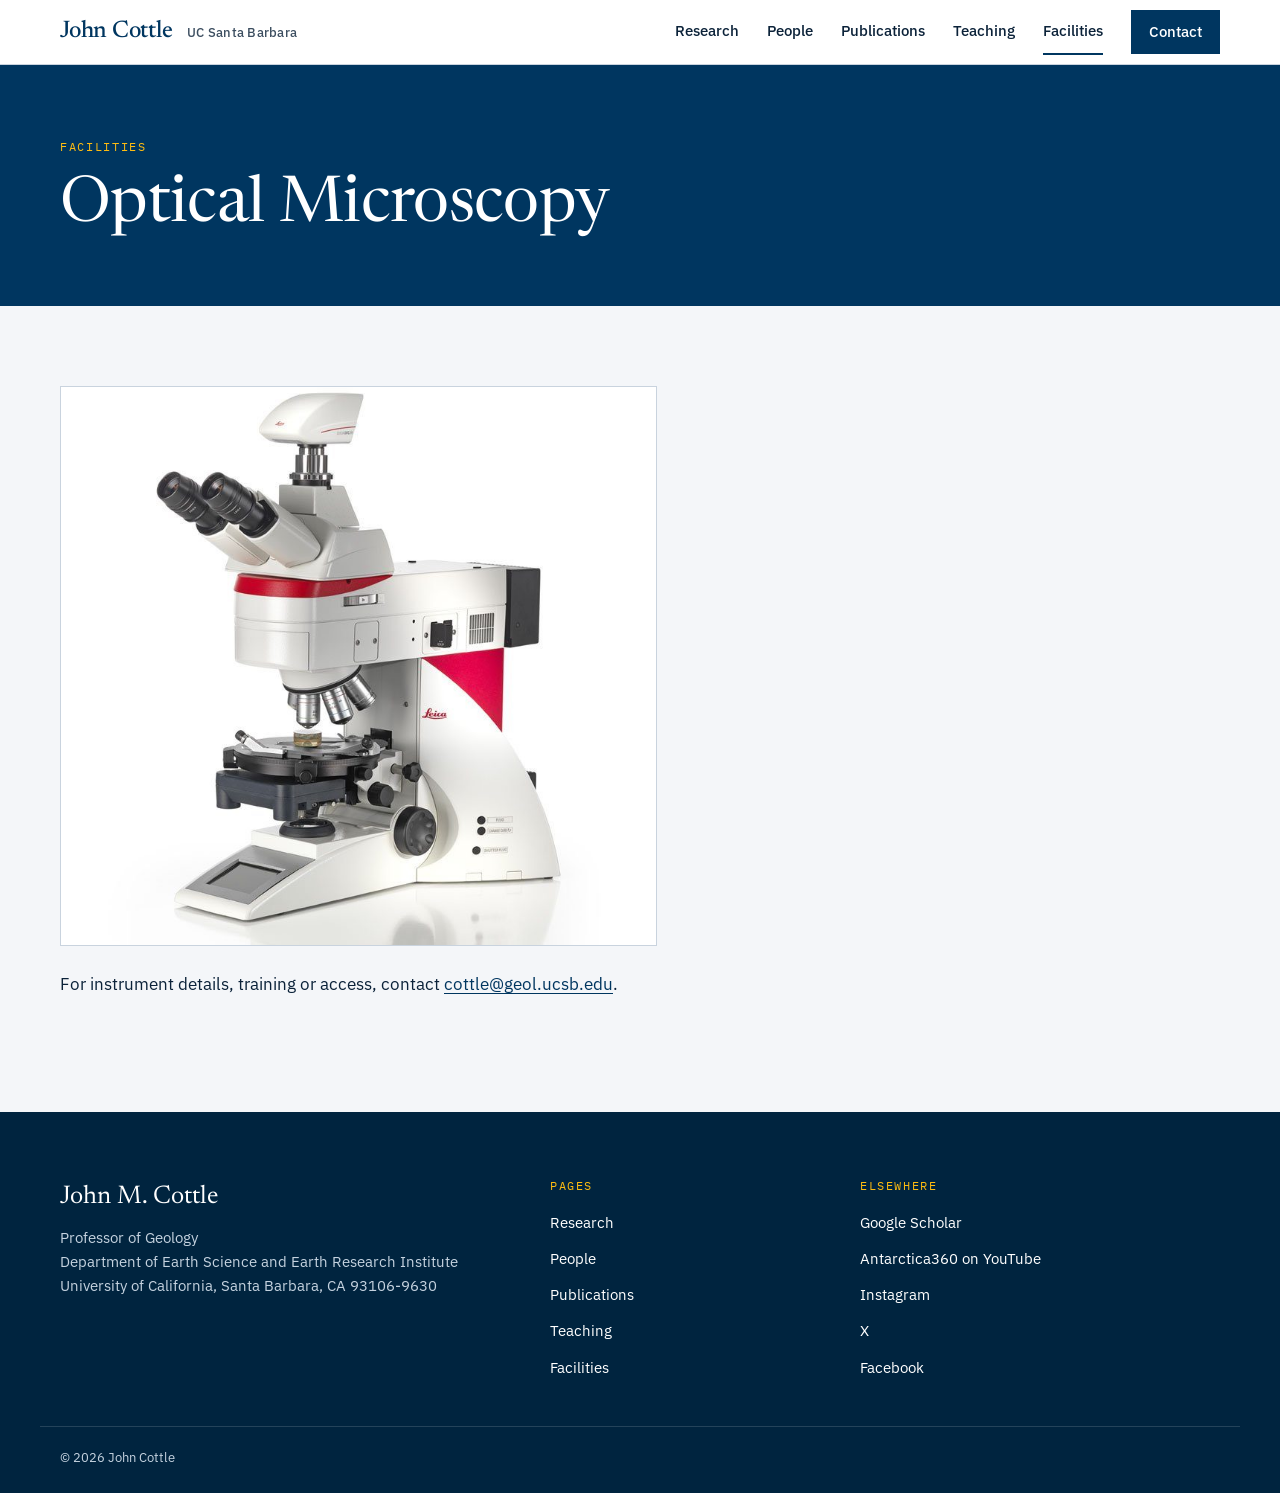
<file: optical-microscopy.html>
<!doctype html>
<html lang="en">
<head>
<meta charset="utf-8">
<meta name="viewport" content="width=device-width, initial-scale=1">
<title>Optical Microscopy | John Cottle</title>
<meta name="description" content="Optical microscopy facilities in UC Santa Barbara Earth Science for petrographic and thin section imaging.">
<link rel="canonical" href="https://johncottle-geo.github.io/optical-microscopy.html">
<meta property="og:type" content="website">
<meta property="og:site_name" content="John Cottle">
<meta property="og:title" content="Optical Microscopy | John Cottle">
<meta property="og:description" content="Optical microscopy facilities in UC Santa Barbara Earth Science for petrographic and thin section imaging.">
<meta property="og:url" content="https://johncottle-geo.github.io/optical-microscopy.html">
<meta property="og:image" content="https://johncottle-geo.github.io/assets/img/john-cottle-003a-1.jpg">
<meta name="twitter:card" content="summary">
<meta name="author" content="John Cottle">
<link rel="icon" href="data:image/svg+xml,%3Csvg xmlns='http://www.w3.org/2000/svg' viewBox='0 0 32 32'%3E%3Crect width='32' height='32' fill='%23003660'/%3E%3Cpath d='M4 25 13 9l5 8 3-4 7 12z' fill='%23FEBC11'/%3E%3C/svg%3E">
<link rel="preconnect" href="https://fonts.googleapis.com">
<link rel="preconnect" href="https://fonts.gstatic.com" crossorigin>
<link rel="stylesheet" href="https://fonts.googleapis.com/css2?family=IBM+Plex+Mono:wght@400;500&family=IBM+Plex+Sans:wght@400;500;600&family=Newsreader:opsz,wght@6..72,400;6..72,500&display=swap">
<link rel="stylesheet" href="assets/style.css?v=20261028">
</head>
<body>
<a class="skip" href="#main">Skip to content</a>
<header class="site-header">
  <div class="wrap bar">
    <a class="brand" href="index.html">John Cottle <span>UC Santa Barbara</span></a>
    <button class="menu-btn" type="button" aria-expanded="false" aria-controls="nav" aria-label="Open menu">
      <svg width="22" height="22" viewBox="0 0 22 22" fill="none" stroke="currentColor" stroke-width="1.6" aria-hidden="true"><path d="M3 7h16M3 15h16"/></svg>
    </button>
    <nav id="nav" class="nav" aria-label="Primary">
      <a href="research.html">Research</a>
      <a href="people.html">People</a>
      <a href="publications.html">Publications</a>
      <a href="teaching.html">Teaching</a>
      <a href="facilities.html" aria-current="page">Facilities</a>
      <a class="nav-cta" href="index.html#contact">Contact</a>
    </nav>
  </div>
</header>
<main id="main">
<section class="page-hero"><div class="wrap"><p class="eyebrow">Facilities</p><h1>Optical Microscopy</h1></div></section>
<div class="wrap prose-wrap"><div class="prose"><figure><img src="assets/img/dm4-p-side-01.jpg" alt="A petrographic microscope" loading="lazy"></figure><p>For instrument details, training or access, contact <a href="mailto:cottle@geol.ucsb.edu">cottle@geol.ucsb.edu</a>.</p></div></div>
</main>
<footer class="site-footer">
  <div class="wrap foot">
    <div>
      <p class="foot-name">John M. Cottle</p>
      <p>Professor of Geology<br>Department of Earth Science and Earth Research Institute<br>University of California, Santa Barbara, CA 93106-9630</p>
    </div>
    <div>
      <p class="label">Pages</p>
      <ul>
        <li><a href="research.html">Research</a></li>
        <li><a href="people.html">People</a></li>
        <li><a href="publications.html">Publications</a></li>
        <li><a href="teaching.html">Teaching</a></li>
        <li><a href="facilities.html">Facilities</a></li>
      </ul>
    </div>
    <div>
      <p class="label">Elsewhere</p>
      <ul>
        <li><a href="http://scholar.google.com/citations?hl=en&amp;user=xeUMyxAAAAAJ&amp;view_op=list_works&amp;pagesize=100" rel="noopener">Google Scholar</a></li>
        <li><a href="https://www.youtube.com/user/Antarctica360" rel="noopener">Antarctica360 on YouTube</a></li>
        <li><a href="https://www.instagram.com/antarctica360/" rel="noopener">Instagram</a></li>
        <li><a href="https://twitter.com/antarctica360" rel="noopener">X</a></li>
        <li><a href="https://www.facebook.com/Antarctica360/" rel="noopener">Facebook</a></li>
      </ul>
    </div>
  </div>
  <div class="wrap legal"><p>&copy; <span id="year">2026</span> John Cottle</p></div>
</footer>
<script src="assets/site.js?v=20261028"></script>
</body>
</html>
</file>
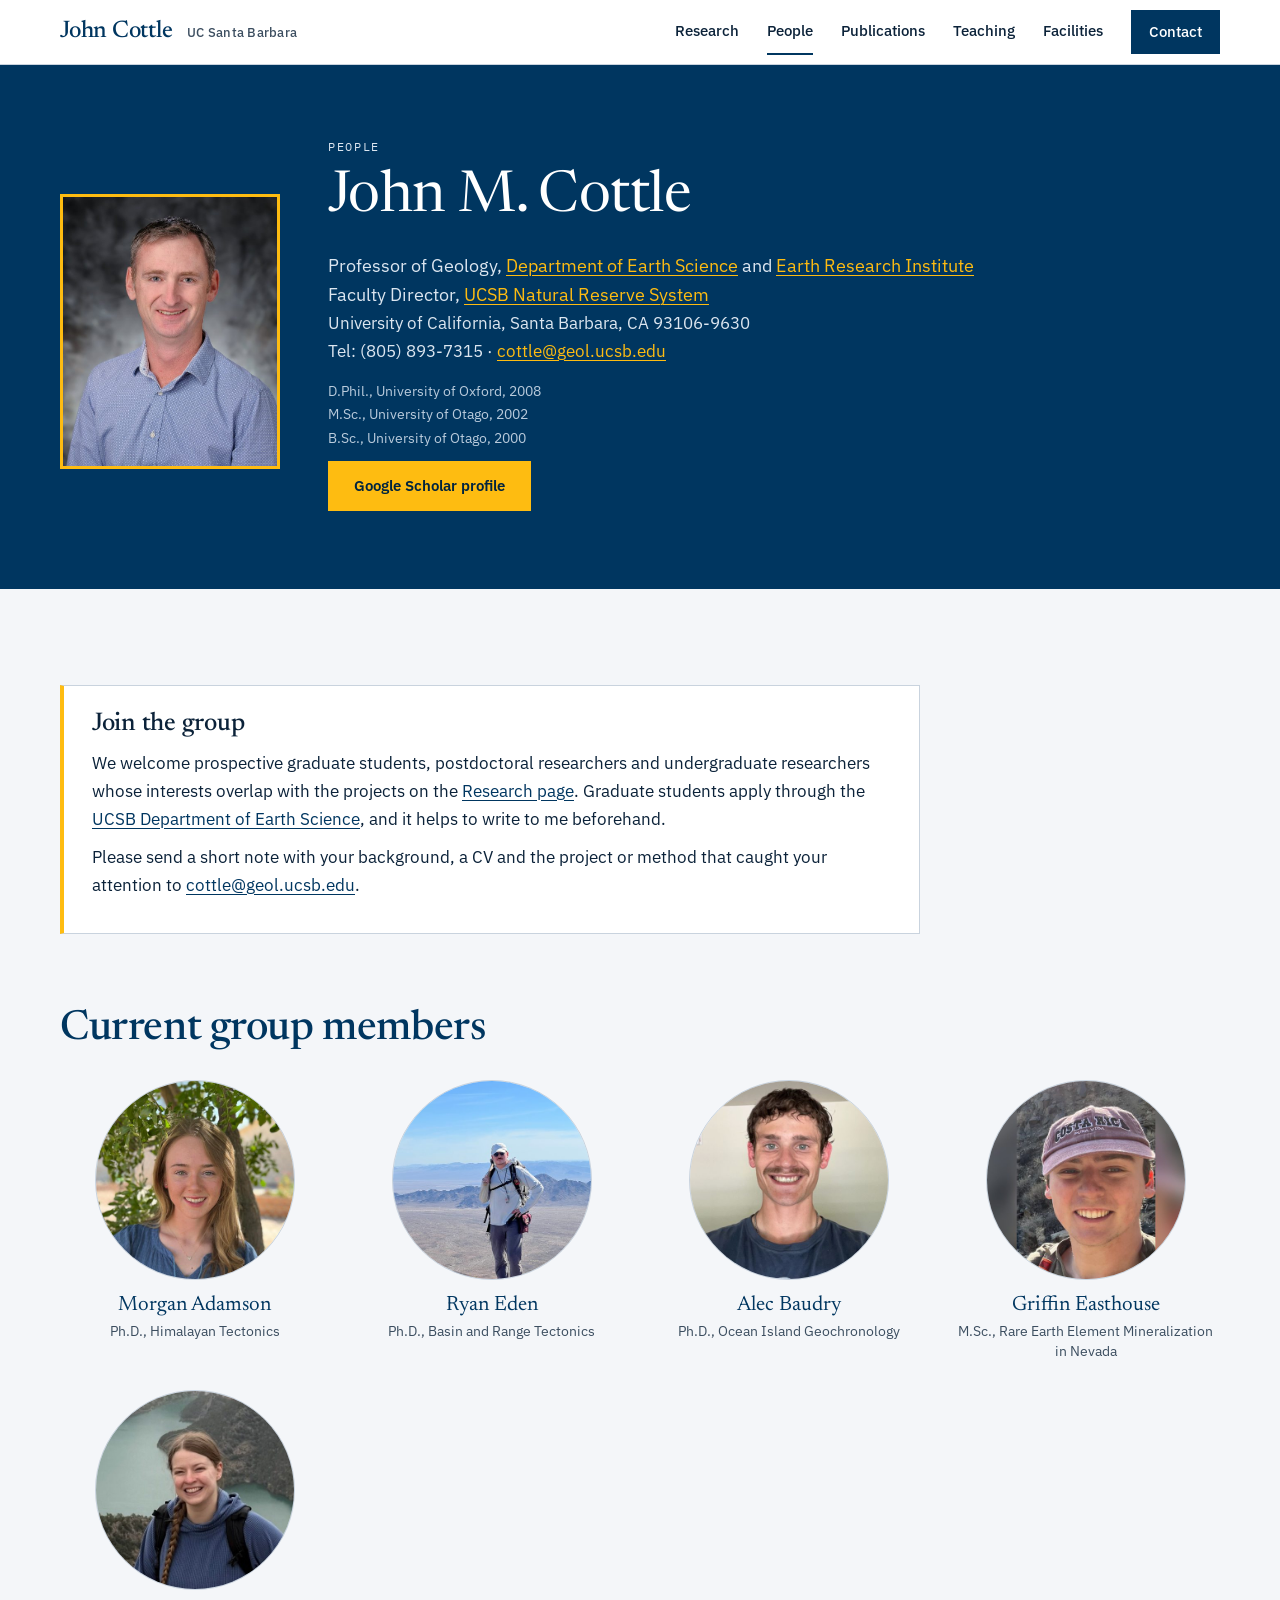
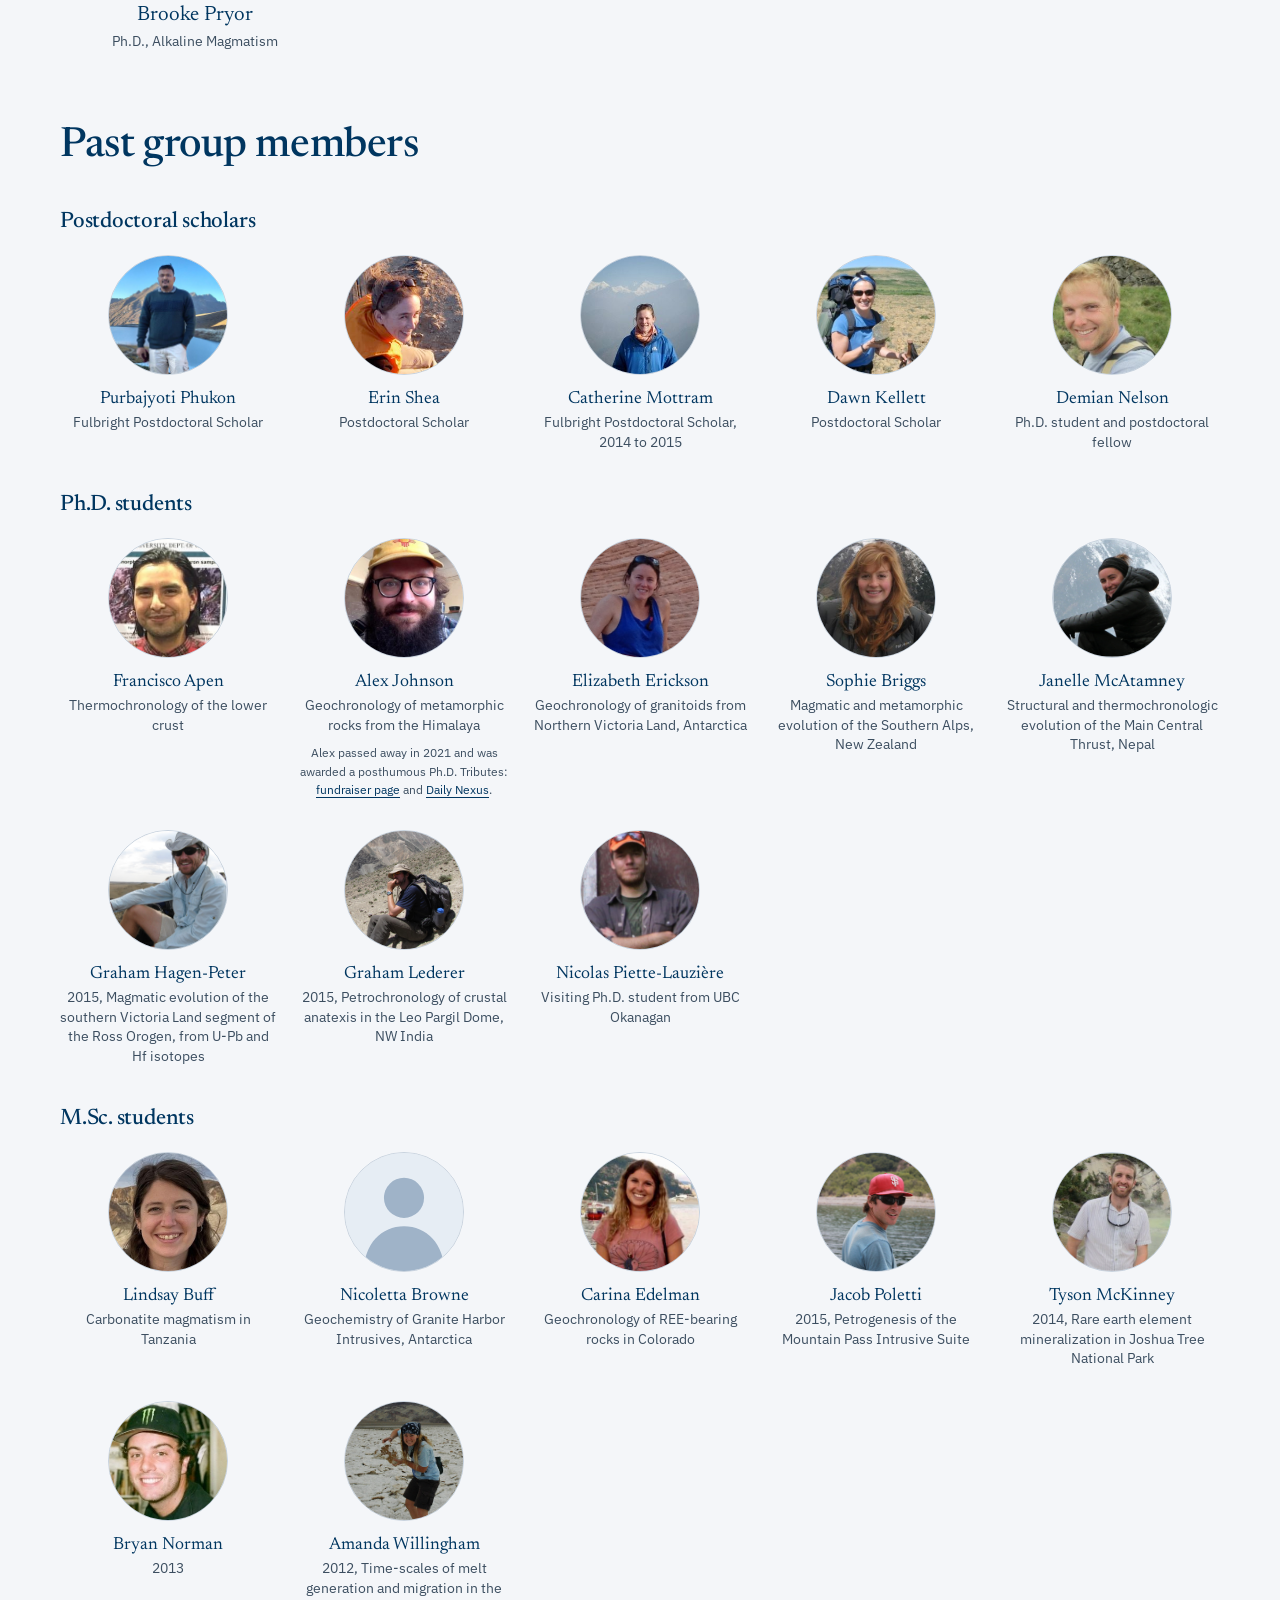
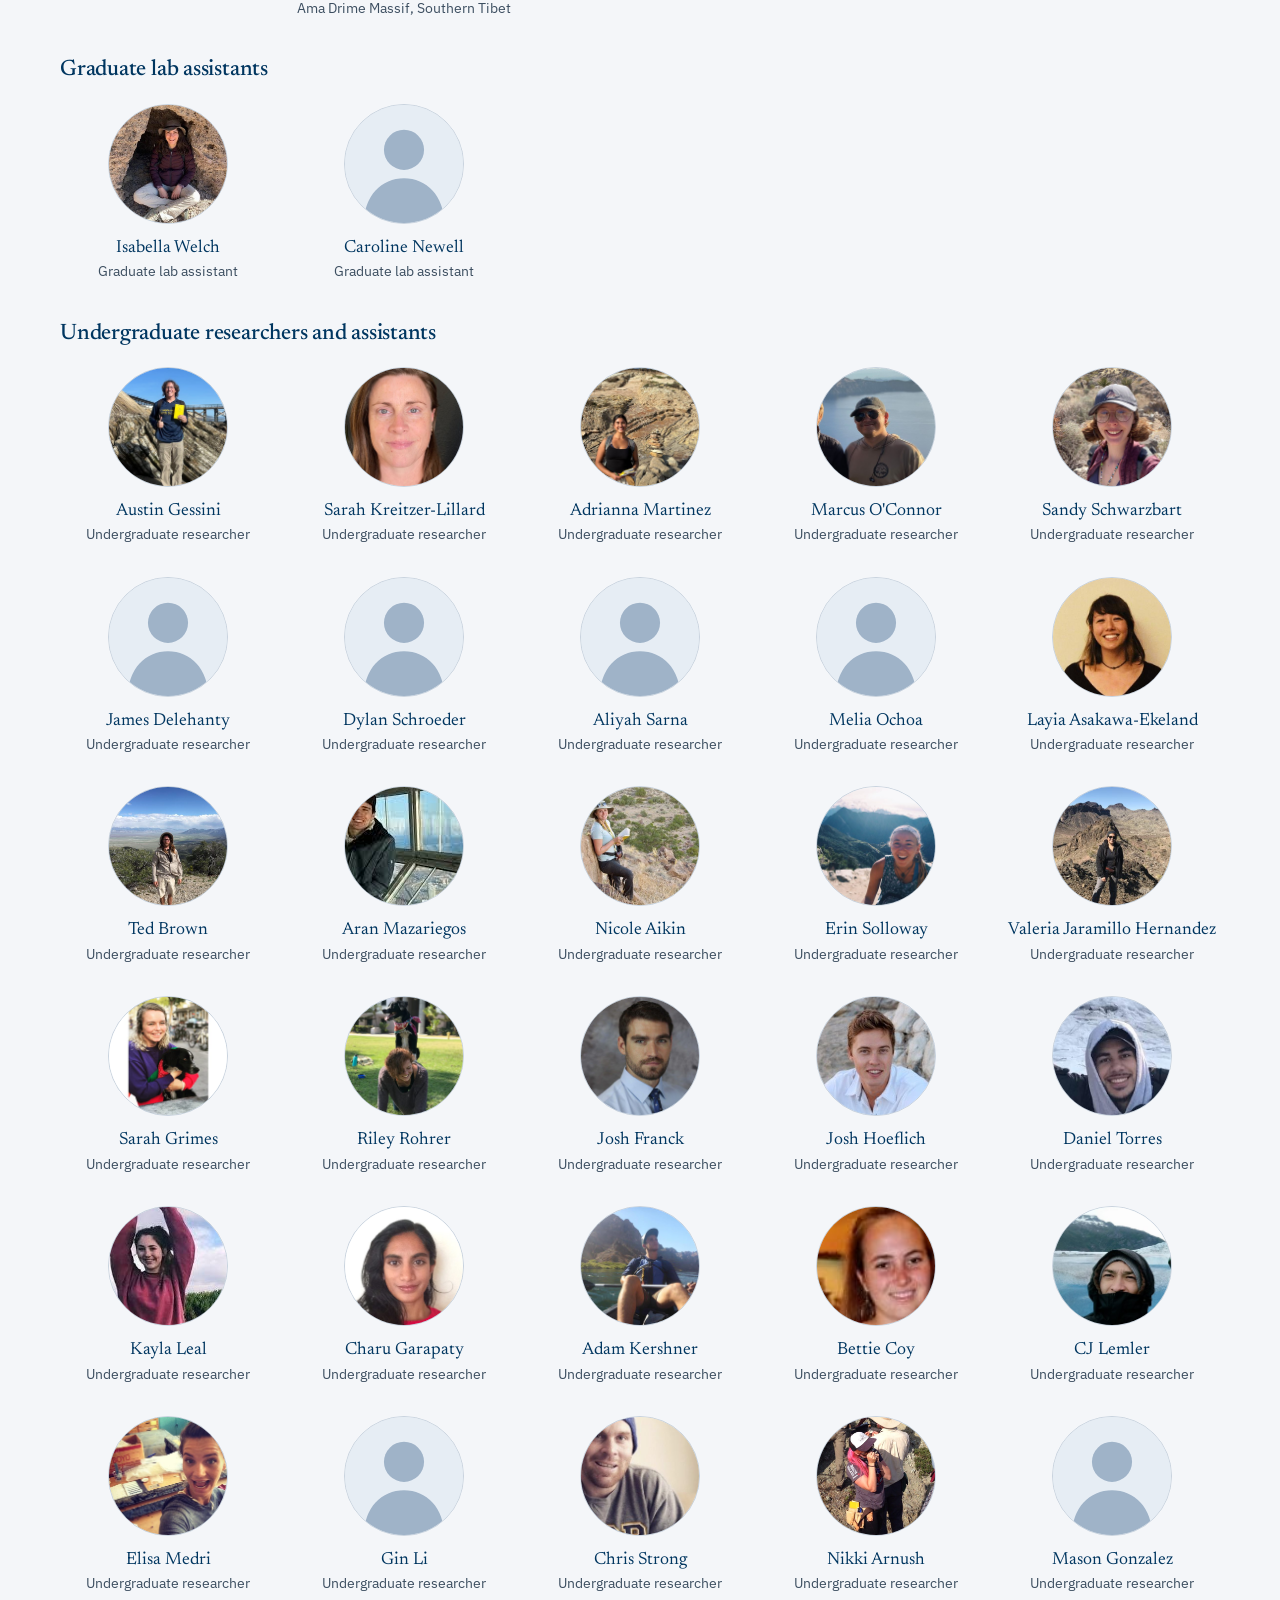
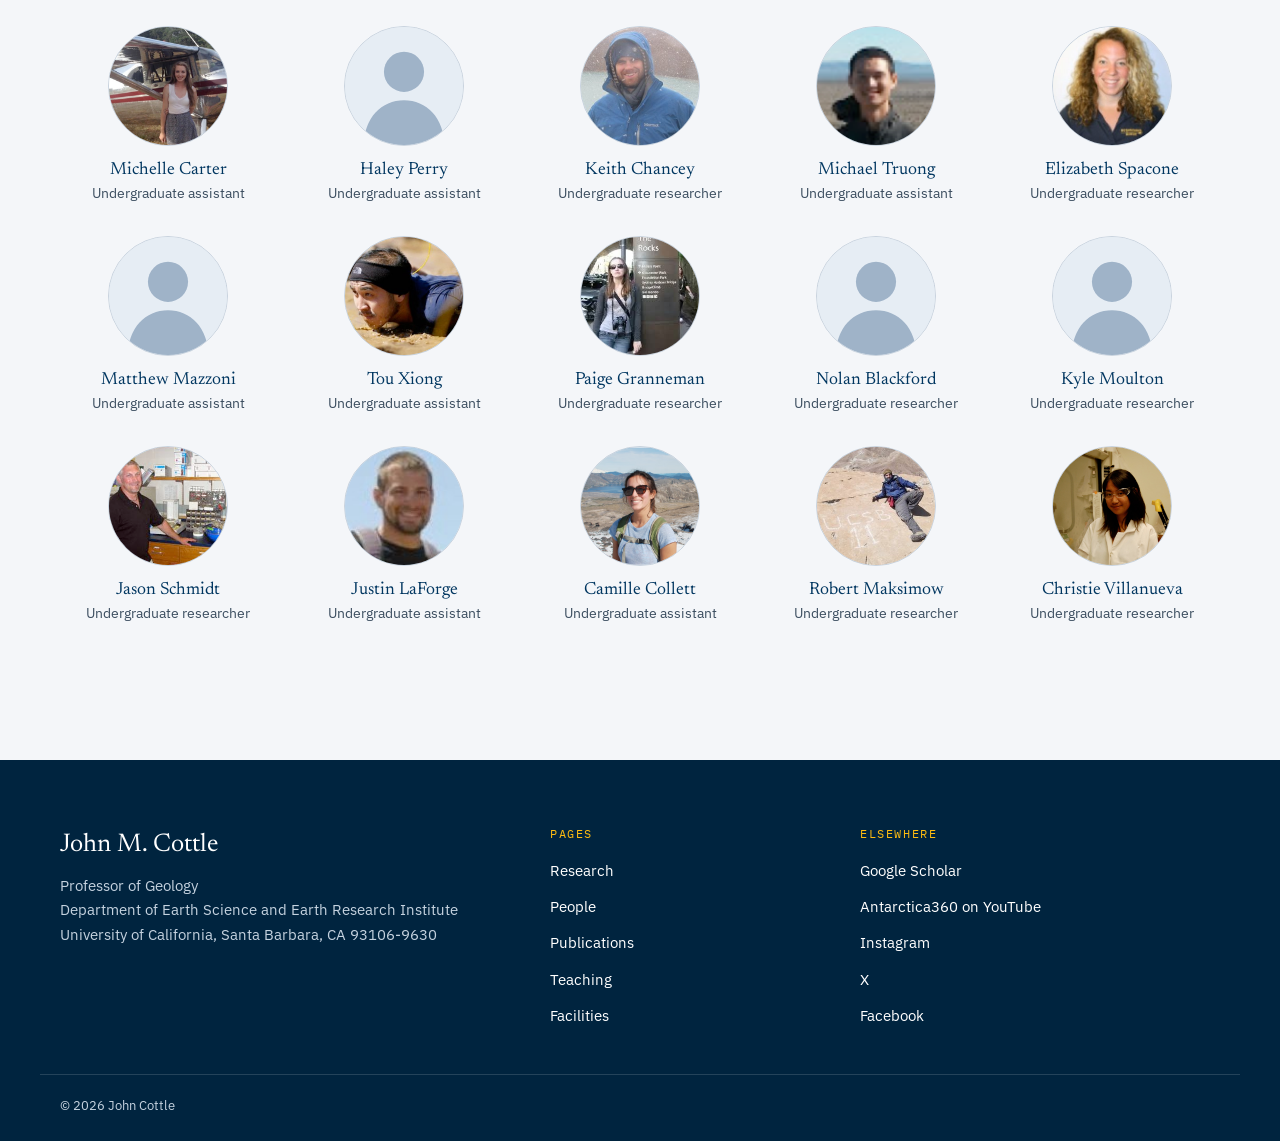
<file: people.html>
<!doctype html>
<html lang="en">
<head>
<meta charset="utf-8">
<meta name="viewport" content="width=device-width, initial-scale=1">
<title>People | John Cottle</title>
<meta name="description" content="Current and past members of John Cottle&#x27;s research group at UC Santa Barbara, including graduate students, postdoctoral scholars and undergraduate researchers.">
<link rel="canonical" href="https://johncottle-geo.github.io/people.html">
<meta property="og:type" content="website">
<meta property="og:site_name" content="John Cottle">
<meta property="og:title" content="People | John Cottle">
<meta property="og:description" content="Current and past members of John Cottle&#x27;s research group at UC Santa Barbara, including graduate students, postdoctoral scholars and undergraduate researchers.">
<meta property="og:url" content="https://johncottle-geo.github.io/people.html">
<meta property="og:image" content="https://johncottle-geo.github.io/assets/img/john-cottle-003a-1.jpg">
<meta name="twitter:card" content="summary">
<meta name="author" content="John Cottle">
<link rel="icon" href="data:image/svg+xml,%3Csvg xmlns='http://www.w3.org/2000/svg' viewBox='0 0 32 32'%3E%3Crect width='32' height='32' fill='%23003660'/%3E%3Cpath d='M4 25 13 9l5 8 3-4 7 12z' fill='%23FEBC11'/%3E%3C/svg%3E">
<link rel="preconnect" href="https://fonts.googleapis.com">
<link rel="preconnect" href="https://fonts.gstatic.com" crossorigin>
<link rel="stylesheet" href="https://fonts.googleapis.com/css2?family=IBM+Plex+Mono:wght@400;500&family=IBM+Plex+Sans:wght@400;500;600&family=Newsreader:opsz,wght@6..72,400;6..72,500&display=swap">
<link rel="stylesheet" href="assets/style.css?v=20261028">
</head>
<body>
<a class="skip" href="#main">Skip to content</a>
<header class="site-header">
  <div class="wrap bar">
    <a class="brand" href="index.html">John Cottle <span>UC Santa Barbara</span></a>
    <button class="menu-btn" type="button" aria-expanded="false" aria-controls="nav" aria-label="Open menu">
      <svg width="22" height="22" viewBox="0 0 22 22" fill="none" stroke="currentColor" stroke-width="1.6" aria-hidden="true"><path d="M3 7h16M3 15h16"/></svg>
    </button>
    <nav id="nav" class="nav" aria-label="Primary">
      <a href="research.html">Research</a>
      <a href="people.html" aria-current="page">People</a>
      <a href="publications.html">Publications</a>
      <a href="teaching.html">Teaching</a>
      <a href="facilities.html">Facilities</a>
      <a class="nav-cta" href="index.html#contact">Contact</a>
    </nav>
  </div>
</header>
<main id="main">
<section class="page-hero"><div class="wrap people-intro">
<figure class="portrait"><img src="assets/img/john-cottle-003a-1.jpg" alt="Portrait of John Cottle"></figure>
<div>
<p class="eyebrow">People</p>
<h1>John M. Cottle</h1>
<p class="lead">Professor of Geology, <a href="http://www.geol.ucsb.edu" rel="noopener">Department of Earth Science</a> and <a href="http://www.eri.ucsb.edu" rel="noopener">Earth Research Institute</a><br>
Faculty Director, <a href="https://nrs.ucsb.edu/" rel="noopener">UCSB Natural Reserve System</a></p>
<p>University of California, Santa Barbara, CA 93106-9630<br>Tel: (805) 893-7315 &middot; <a href="mailto:cottle@geol.ucsb.edu">cottle@geol.ucsb.edu</a></p>
<p class="small">D.Phil., University of Oxford, 2008<br>M.Sc., University of Otago, 2002<br>B.Sc., University of Otago, 2000</p>
<p><a class="btn-solid" href="http://scholar.google.com/citations?hl=en&amp;user=xeUMyxAAAAAJ&amp;view_op=list_works&amp;pagesize=100" rel="noopener">Google Scholar profile</a></p>
</div></div></section>
<div class="wrap section">
<section class="join" id="join">
<h2>Join the group</h2>
<p>We welcome prospective graduate students, postdoctoral researchers and undergraduate researchers whose interests overlap with the projects on the <a href="research.html">Research page</a>. Graduate students apply through the <a href="https://www.geol.ucsb.edu/" rel="noopener">UCSB Department of Earth Science</a>, and it helps to write to me beforehand.</p>
<p>Please send a short note with your background, a CV and the project or method that caught your attention to <a href="mailto:cottle@geol.ucsb.edu">cottle@geol.ucsb.edu</a>.</p>
</section>
<h2>Current group members</h2>
<ul class="people-grid"><li class="person"><img class="avatar" src="assets/img/adamson.jpg" alt="Portrait of Morgan Adamson" loading="lazy"><p class="p-name"><a href="http://www.morganadamson.weebly.com" rel="noopener">Morgan Adamson</a></p><p class="p-role">Ph.D., Himalayan Tectonics</p></li><li class="person"><img class="avatar" src="assets/img/img-0626.jpg" alt="Portrait of Ryan Eden" loading="lazy"><p class="p-name"><a href="https://ryan-eden.weebly.com/" rel="noopener">Ryan Eden</a></p><p class="p-role">Ph.D., Basin and Range Tectonics</p></li><li class="person"><img class="avatar" src="assets/img/baudry.jpg" alt="Portrait of Alec Baudry" loading="lazy"><p class="p-name"><a href="https://www.geol.ucsb.edu/people/students/alec-baudry" rel="noopener">Alec Baudry</a></p><p class="p-role">Ph.D., Ocean Island Geochronology</p></li><li class="person"><img class="avatar" src="assets/img/griffin-easthouse.jpg" alt="Portrait of Griffin Easthouse" loading="lazy"><p class="p-name"><a href="https://www.geol.ucsb.edu/people/students/griffin-easthouse" rel="noopener">Griffin Easthouse</a></p><p class="p-role">M.Sc., Rare Earth Element Mineralization in Nevada</p></li><li class="person"><img class="avatar" src="assets/img/brooke-pryor.jpg" alt="Portrait of Brooke Pryor" loading="lazy"><p class="p-name">Brooke Pryor</p><p class="p-role">Ph.D., Alkaline Magmatism</p></li></ul>
<h2>Past group members</h2>
<h3>Postdoctoral scholars</h3><ul class="people-grid past"><li class="person"><img class="avatar" src="assets/img/purba.jpg" alt="Portrait of Purbajyoti Phukon" loading="lazy"><p class="p-name"><a href="https://www.geol.ucsb.edu/people/researchers/purbajyoti-phukon" rel="noopener">Purbajyoti Phukon</a></p><p class="p-role">Fulbright Postdoctoral Scholar</p></li><li class="person"><img class="avatar" src="assets/img/shapeimage-17.png" alt="Portrait of Erin Shea" loading="lazy"><p class="p-name"><a href="http://ekshea.weebly.com/about.html" rel="noopener">Erin Shea</a></p><p class="p-role">Postdoctoral Scholar</p></li><li class="person"><img class="avatar" src="assets/img/droppedimage-6.jpg" alt="Portrait of Catherine Mottram" loading="lazy"><p class="p-name"><a href="http://catherinemottram.weebly.com/" rel="noopener">Catherine Mottram</a></p><p class="p-role">Fulbright Postdoctoral Scholar, 2014 to 2015</p></li><li class="person"><img class="avatar" src="assets/img/droppedimage.jpg" alt="Portrait of Dawn Kellett" loading="lazy"><p class="p-name"><a href="https://scholar.google.com/citations?user=xplysJkAAAAJ&hl=en" rel="noopener">Dawn Kellett</a></p><p class="p-role">Postdoctoral Scholar</p></li><li class="person"><img class="avatar" src="assets/img/droppedimage-3.jpg" alt="Portrait of Demian Nelson" loading="lazy"><p class="p-name"><a href="http://demiannelson.weebly.com/" rel="noopener">Demian Nelson</a></p><p class="p-role">Ph.D. student and postdoctoral fellow</p></li></ul><h3>Ph.D. students</h3><ul class="people-grid past"><li class="person"><img class="avatar" src="assets/img/francisco_2.jpg" alt="Portrait of Francisco Apen" loading="lazy"><p class="p-name"><a href="https://sites.google.com/view/apen-earth" rel="noopener">Francisco Apen</a></p><p class="p-role">Thermochronology of the lower crust</p></li><li class="person"><img class="avatar" src="assets/img/johnson-sq_2.jpg" alt="Portrait of Alex Johnson" loading="lazy"><p class="p-name"><a href="https://talexjohnson.weebly.com/" rel="noopener">Alex Johnson</a></p><p class="p-role">Geochronology of metamorphic rocks from the Himalaya</p><p class="p-note">Alex passed away in 2021 and was awarded a posthumous Ph.D. Tributes: <a href="https://www.gofundme.com/f/-alexs-road-to-recovery" rel="noopener">fundraiser page</a> and <a href="https://dailynexus.com/2021-01-14/ucsb-geology-ph-d-student-remembered-as-loving-friend-and-altruistic-mentor/" rel="noopener">Daily Nexus</a>.</p></li><li class="person"><img class="avatar" src="assets/img/shapeimage-31_1.png" alt="Portrait of Elizabeth Erickson" loading="lazy"><p class="p-name"><a href="https://elizabeth-erickson.com/" rel="noopener">Elizabeth Erickson</a></p><p class="p-role">Geochronology of granitoids from Northern Victoria Land, Antarctica</p></li><li class="person"><img class="avatar" src="assets/img/briggs_1.jpg" alt="Portrait of Sophie Briggs" loading="lazy"><p class="p-name"><a href="https://sophiebriggs.weebly.com/" rel="noopener">Sophie Briggs</a></p><p class="p-role">Magmatic and metamorphic evolution of the Southern Alps, New Zealand</p></li><li class="person"><img class="avatar" src="assets/img/droppedimage-1_1.png" alt="Portrait of Janelle McAtamney" loading="lazy"><p class="p-name"><a href="http://janellemcatamney.weebly.com/index.html" rel="noopener">Janelle McAtamney</a></p><p class="p-role">Structural and thermochronologic evolution of the Main Central Thrust, Nepal</p></li><li class="person"><img class="avatar" src="assets/img/droppedimage.png" alt="Portrait of Graham Hagen-Peter" loading="lazy"><p class="p-name"><a href="http://grahamhpgeo.weebly.com/index.html" rel="noopener">Graham Hagen-Peter</a></p><p class="p-role">2015, Magmatic evolution of the southern Victoria Land segment of the Ross Orogen, from U-Pb and Hf isotopes</p></li><li class="person"><img class="avatar" src="assets/img/shapeimage-1.png" alt="Portrait of Graham Lederer" loading="lazy"><p class="p-name"><a href="http://grahamlederer.weebly.com/" rel="noopener">Graham Lederer</a></p><p class="p-role">2015, Petrochronology of crustal anatexis in the Leo Pargil Dome, NW India</p></li><li class="person"><img class="avatar" src="assets/img/nicolas-piette-lauziere.jpg" alt="Portrait of Nicolas Piette-Lauzière" loading="lazy"><p class="p-name"><a href="https://blogs.ubc.ca/piettelauziere/" rel="noopener">Nicolas Piette-Lauzière</a></p><p class="p-role">Visiting Ph.D. student from UBC Okanagan</p></li></ul><h3>M.Sc. students</h3><ul class="people-grid past"><li class="person"><img class="avatar" src="assets/img/buff-2021-300sq_1.jpg" alt="Portrait of Lindsay Buff" loading="lazy"><p class="p-name"><a href="http://www.geol.ucsb.edu/people/lindsay-buff" rel="noopener">Lindsay Buff</a></p><p class="p-role">Carbonatite magmatism in Tanzania</p></li><li class="person"><img class="avatar" src="assets/img/silhouette.svg" alt="" loading="lazy"><p class="p-name"><a href="http://nicolettachristinabrowne.weebly.com/" rel="noopener">Nicoletta Browne</a></p><p class="p-role">Geochemistry of Granite Harbor Intrusives, Antarctica</p></li><li class="person"><img class="avatar" src="assets/img/shapeimage-32_1.png" alt="Portrait of Carina Edelman" loading="lazy"><p class="p-name"><a href="https://www.linkedin.com/in/carina-edelman-249ba079" rel="noopener">Carina Edelman</a></p><p class="p-role">Geochronology of REE-bearing rocks in Colorado</p></li><li class="person"><img class="avatar" src="assets/img/shapeimage-13.png" alt="Portrait of Jacob Poletti" loading="lazy"><p class="p-name"><a href="http://jakepoletti.weebly.com/" rel="noopener">Jacob Poletti</a></p><p class="p-role">2015, Petrogenesis of the Mountain Pass Intrusive Suite</p></li><li class="person"><img class="avatar" src="assets/img/droppedimage-2.png" alt="Portrait of Tyson McKinney" loading="lazy"><p class="p-name"><a href="https://sites.google.com/site/tysonmckinneyresearchprofile/home" rel="noopener">Tyson McKinney</a></p><p class="p-role">2014, Rare earth element mineralization in Joshua Tree National Park</p></li><li class="person"><img class="avatar" src="assets/img/droppedimage-1.jpg" alt="Portrait of Bryan Norman" loading="lazy"><p class="p-name">Bryan Norman</p><p class="p-role">2013</p></li><li class="person"><img class="avatar" src="assets/img/shapeimage-5.png" alt="Portrait of Amanda Willingham" loading="lazy"><p class="p-name">Amanda Willingham</p><p class="p-role">2012, Time-scales of melt generation and migration in the Ama Drime Massif, Southern Tibet</p></li></ul><h3>Graduate lab assistants</h3><ul class="people-grid past"><li class="person"><img class="avatar" src="assets/img/img-0177.jpg" alt="Portrait of Isabella Welch" loading="lazy"><p class="p-name">Isabella Welch</p><p class="p-role">Graduate lab assistant</p></li><li class="person"><img class="avatar" src="assets/img/silhouette.svg" alt="" loading="lazy"><p class="p-name">Caroline Newell</p><p class="p-role">Graduate lab assistant</p></li></ul><h3>Undergraduate researchers and assistants</h3><ul class="people-grid past"><li class="person"><img class="avatar" src="assets/img/austin_1.jpg" alt="Portrait of Austin Gessini" loading="lazy"><p class="p-name">Austin Gessini</p><p class="p-role">Undergraduate researcher</p></li><li class="person"><img class="avatar" src="assets/img/img-0687.jpg" alt="Portrait of Sarah Kreitzer-Lillard" loading="lazy"><p class="p-name">Sarah Kreitzer-Lillard</p><p class="p-role">Undergraduate researcher</p></li><li class="person"><img class="avatar" src="assets/img/img-2310_1.jpg" alt="Portrait of Adrianna Martinez" loading="lazy"><p class="p-name">Adrianna Martinez</p><p class="p-role">Undergraduate researcher</p></li><li class="person"><img class="avatar" src="assets/img/77566220129-7cc59018-25b9-4629-a1d2-22c5f844012f_1.jpg" alt="Portrait of Marcus O&#x27;Connor" loading="lazy"><p class="p-name">Marcus O&#x27;Connor</p><p class="p-role">Undergraduate researcher</p></li><li class="person"><img class="avatar" src="assets/img/img-0616_1.jpg" alt="Portrait of Sandy Schwarzbart" loading="lazy"><p class="p-name">Sandy Schwarzbart</p><p class="p-role">Undergraduate researcher</p></li><li class="person"><img class="avatar" src="assets/img/silhouette.svg" alt="" loading="lazy"><p class="p-name">James Delehanty</p><p class="p-role">Undergraduate researcher</p></li><li class="person"><img class="avatar" src="assets/img/silhouette.svg" alt="" loading="lazy"><p class="p-name">Dylan Schroeder</p><p class="p-role">Undergraduate researcher</p></li><li class="person"><img class="avatar" src="assets/img/silhouette.svg" alt="" loading="lazy"><p class="p-name">Aliyah Sarna</p><p class="p-role">Undergraduate researcher</p></li><li class="person"><img class="avatar" src="assets/img/silhouette.svg" alt="" loading="lazy"><p class="p-name">Melia Ochoa</p><p class="p-role">Undergraduate researcher</p></li><li class="person"><img class="avatar" src="assets/img/316-laylia-asakawa-ekeland-sbcc.jpg" alt="Portrait of Layia Asakawa-Ekeland" loading="lazy"><p class="p-name">Layia Asakawa-Ekeland</p><p class="p-role">Undergraduate researcher</p></li><li class="person"><img class="avatar" src="assets/img/screen-shot-2022-08-09-at-6-55-41-pm.png" alt="Portrait of Ted Brown" loading="lazy"><p class="p-name">Ted Brown</p><p class="p-role">Undergraduate researcher</p></li><li class="person"><img class="avatar" src="assets/img/aran.jpg" alt="Portrait of Aran Mazariegos" loading="lazy"><p class="p-name">Aran Mazariegos</p><p class="p-role">Undergraduate researcher</p></li><li class="person"><img class="avatar" src="assets/img/img-3631.jpg" alt="Portrait of Nicole Aikin" loading="lazy"><p class="p-name">Nicole Aikin</p><p class="p-role">Undergraduate researcher</p></li><li class="person"><img class="avatar" src="assets/img/unnamed.jpg" alt="Portrait of Erin Solloway" loading="lazy"><p class="p-name">Erin Solloway</p><p class="p-role">Undergraduate researcher</p></li><li class="person"><img class="avatar" src="assets/img/img-4762.jpg" alt="Portrait of Valeria Jaramillo Hernandez" loading="lazy"><p class="p-name">Valeria Jaramillo Hernandez</p><p class="p-role">Undergraduate researcher</p></li><li class="person"><img class="avatar" src="assets/img/img-5600.jpg" alt="Portrait of Sarah Grimes" loading="lazy"><p class="p-name">Sarah Grimes</p><p class="p-role">Undergraduate researcher</p></li><li class="person"><img class="avatar" src="assets/img/image1.jpg" alt="Portrait of Riley Rohrer" loading="lazy"><p class="p-name">Riley Rohrer</p><p class="p-role">Undergraduate researcher</p></li><li class="person"><img class="avatar" src="assets/img/7427664.jpg" alt="Portrait of Josh Franck" loading="lazy"><p class="p-name">Josh Franck</p><p class="p-role">Undergraduate researcher</p></li><li class="person"><img class="avatar" src="assets/img/hoeflich_3.jpg" alt="Portrait of Josh Hoeflich" loading="lazy"><p class="p-name">Josh Hoeflich</p><p class="p-role">Undergraduate researcher</p></li><li class="person"><img class="avatar" src="assets/img/torres.jpg" alt="Portrait of Daniel Torres" loading="lazy"><p class="p-name">Daniel Torres</p><p class="p-role">Undergraduate researcher</p></li><li class="person"><img class="avatar" src="assets/img/kayla.jpg" alt="Portrait of Kayla Leal" loading="lazy"><p class="p-name">Kayla Leal</p><p class="p-role">Undergraduate researcher</p></li><li class="person"><img class="avatar" src="assets/img/acess-card-photo.jpg" alt="Portrait of Charu Garapaty" loading="lazy"><p class="p-name">Charu Garapaty</p><p class="p-role">Undergraduate researcher</p></li><li class="person"><img class="avatar" src="assets/img/kershner.jpg" alt="Portrait of Adam Kershner" loading="lazy"><p class="p-name">Adam Kershner</p><p class="p-role">Undergraduate researcher</p></li><li class="person"><img class="avatar" src="assets/img/coy.jpg" alt="Portrait of Bettie Coy" loading="lazy"><p class="p-name">Bettie Coy</p><p class="p-role">Undergraduate researcher</p></li><li class="person"><img class="avatar" src="assets/img/lemler.jpg" alt="Portrait of CJ Lemler" loading="lazy"><p class="p-name">CJ Lemler</p><p class="p-role">Undergraduate researcher</p></li><li class="person"><img class="avatar" src="assets/img/elisa.jpg" alt="Portrait of Elisa Medri" loading="lazy"><p class="p-name">Elisa Medri</p><p class="p-role">Undergraduate researcher</p></li><li class="person"><img class="avatar" src="assets/img/silhouette.svg" alt="" loading="lazy"><p class="p-name">Gin Li</p><p class="p-role">Undergraduate researcher</p></li><li class="person"><img class="avatar" src="assets/img/droppedimage-10_2.jpg" alt="Portrait of Chris Strong" loading="lazy"><p class="p-name">Chris Strong</p><p class="p-role">Undergraduate researcher</p></li><li class="person"><img class="avatar" src="assets/img/shapeimage-35_2.png" alt="Portrait of Nikki Arnush" loading="lazy"><p class="p-name">Nikki Arnush</p><p class="p-role">Undergraduate researcher</p></li><li class="person"><img class="avatar" src="assets/img/silhouette.svg" alt="" loading="lazy"><p class="p-name">Mason Gonzalez</p><p class="p-role">Undergraduate researcher</p></li><li class="person"><img class="avatar" src="assets/img/shapeimage-34.png" alt="Portrait of Michelle Carter" loading="lazy"><p class="p-name">Michelle Carter</p><p class="p-role">Undergraduate assistant</p></li><li class="person"><img class="avatar" src="assets/img/silhouette.svg" alt="" loading="lazy"><p class="p-name">Haley Perry</p><p class="p-role">Undergraduate assistant</p></li><li class="person"><img class="avatar" src="assets/img/shapeimage-24.png" alt="Portrait of Keith Chancey" loading="lazy"><p class="p-name">Keith Chancey</p><p class="p-role">Undergraduate researcher</p></li><li class="person"><img class="avatar" src="assets/img/shapeimage-25.png" alt="Portrait of Michael Truong" loading="lazy"><p class="p-name">Michael Truong</p><p class="p-role">Undergraduate assistant</p></li><li class="person"><img class="avatar" src="assets/img/droppedimage-8.jpg" alt="Portrait of Elizabeth Spacone" loading="lazy"><p class="p-name">Elizabeth Spacone</p><p class="p-role">Undergraduate researcher</p></li><li class="person"><img class="avatar" src="assets/img/silhouette.svg" alt="" loading="lazy"><p class="p-name">Matthew Mazzoni</p><p class="p-role">Undergraduate assistant</p></li><li class="person"><img class="avatar" src="assets/img/shapeimage-23.png" alt="Portrait of Tou Xiong" loading="lazy"><p class="p-name">Tou Xiong</p><p class="p-role">Undergraduate assistant</p></li><li class="person"><img class="avatar" src="assets/img/droppedimage-5.jpg" alt="Portrait of Paige Granneman" loading="lazy"><p class="p-name">Paige Granneman</p><p class="p-role">Undergraduate researcher</p></li><li class="person"><img class="avatar" src="assets/img/silhouette.svg" alt="" loading="lazy"><p class="p-name">Nolan Blackford</p><p class="p-role">Undergraduate researcher</p></li><li class="person"><img class="avatar" src="assets/img/silhouette.svg" alt="" loading="lazy"><p class="p-name">Kyle Moulton</p><p class="p-role">Undergraduate researcher</p></li><li class="person"><img class="avatar" src="assets/img/shapeimage-14.png" alt="Portrait of Jason Schmidt" loading="lazy"><p class="p-name">Jason Schmidt</p><p class="p-role">Undergraduate researcher</p></li><li class="person"><img class="avatar" src="assets/img/droppedimage-7.jpg" alt="Portrait of Justin LaForge" loading="lazy"><p class="p-name">Justin LaForge</p><p class="p-role">Undergraduate assistant</p></li><li class="person"><img class="avatar" src="assets/img/droppedimage-6.png" alt="Portrait of Camille Collett" loading="lazy"><p class="p-name">Camille Collett</p><p class="p-role">Undergraduate assistant</p></li><li class="person"><img class="avatar" src="assets/img/makismow.jpg" alt="Portrait of Robert Maksimow" loading="lazy"><p class="p-name">Robert Maksimow</p><p class="p-role">Undergraduate researcher</p></li><li class="person"><img class="avatar" src="assets/img/shapeimage-4.png" alt="Portrait of Christie Villanueva" loading="lazy"><p class="p-name">Christie Villanueva</p><p class="p-role">Undergraduate researcher</p></li></ul>
</div>
</main>
<footer class="site-footer">
  <div class="wrap foot">
    <div>
      <p class="foot-name">John M. Cottle</p>
      <p>Professor of Geology<br>Department of Earth Science and Earth Research Institute<br>University of California, Santa Barbara, CA 93106-9630</p>
    </div>
    <div>
      <p class="label">Pages</p>
      <ul>
        <li><a href="research.html">Research</a></li>
        <li><a href="people.html">People</a></li>
        <li><a href="publications.html">Publications</a></li>
        <li><a href="teaching.html">Teaching</a></li>
        <li><a href="facilities.html">Facilities</a></li>
      </ul>
    </div>
    <div>
      <p class="label">Elsewhere</p>
      <ul>
        <li><a href="http://scholar.google.com/citations?hl=en&amp;user=xeUMyxAAAAAJ&amp;view_op=list_works&amp;pagesize=100" rel="noopener">Google Scholar</a></li>
        <li><a href="https://www.youtube.com/user/Antarctica360" rel="noopener">Antarctica360 on YouTube</a></li>
        <li><a href="https://www.instagram.com/antarctica360/" rel="noopener">Instagram</a></li>
        <li><a href="https://twitter.com/antarctica360" rel="noopener">X</a></li>
        <li><a href="https://www.facebook.com/Antarctica360/" rel="noopener">Facebook</a></li>
      </ul>
    </div>
  </div>
  <div class="wrap legal"><p>&copy; <span id="year">2026</span> John Cottle</p></div>
</footer>
<script src="assets/site.js?v=20261028"></script>
</body>
</html>
</file>
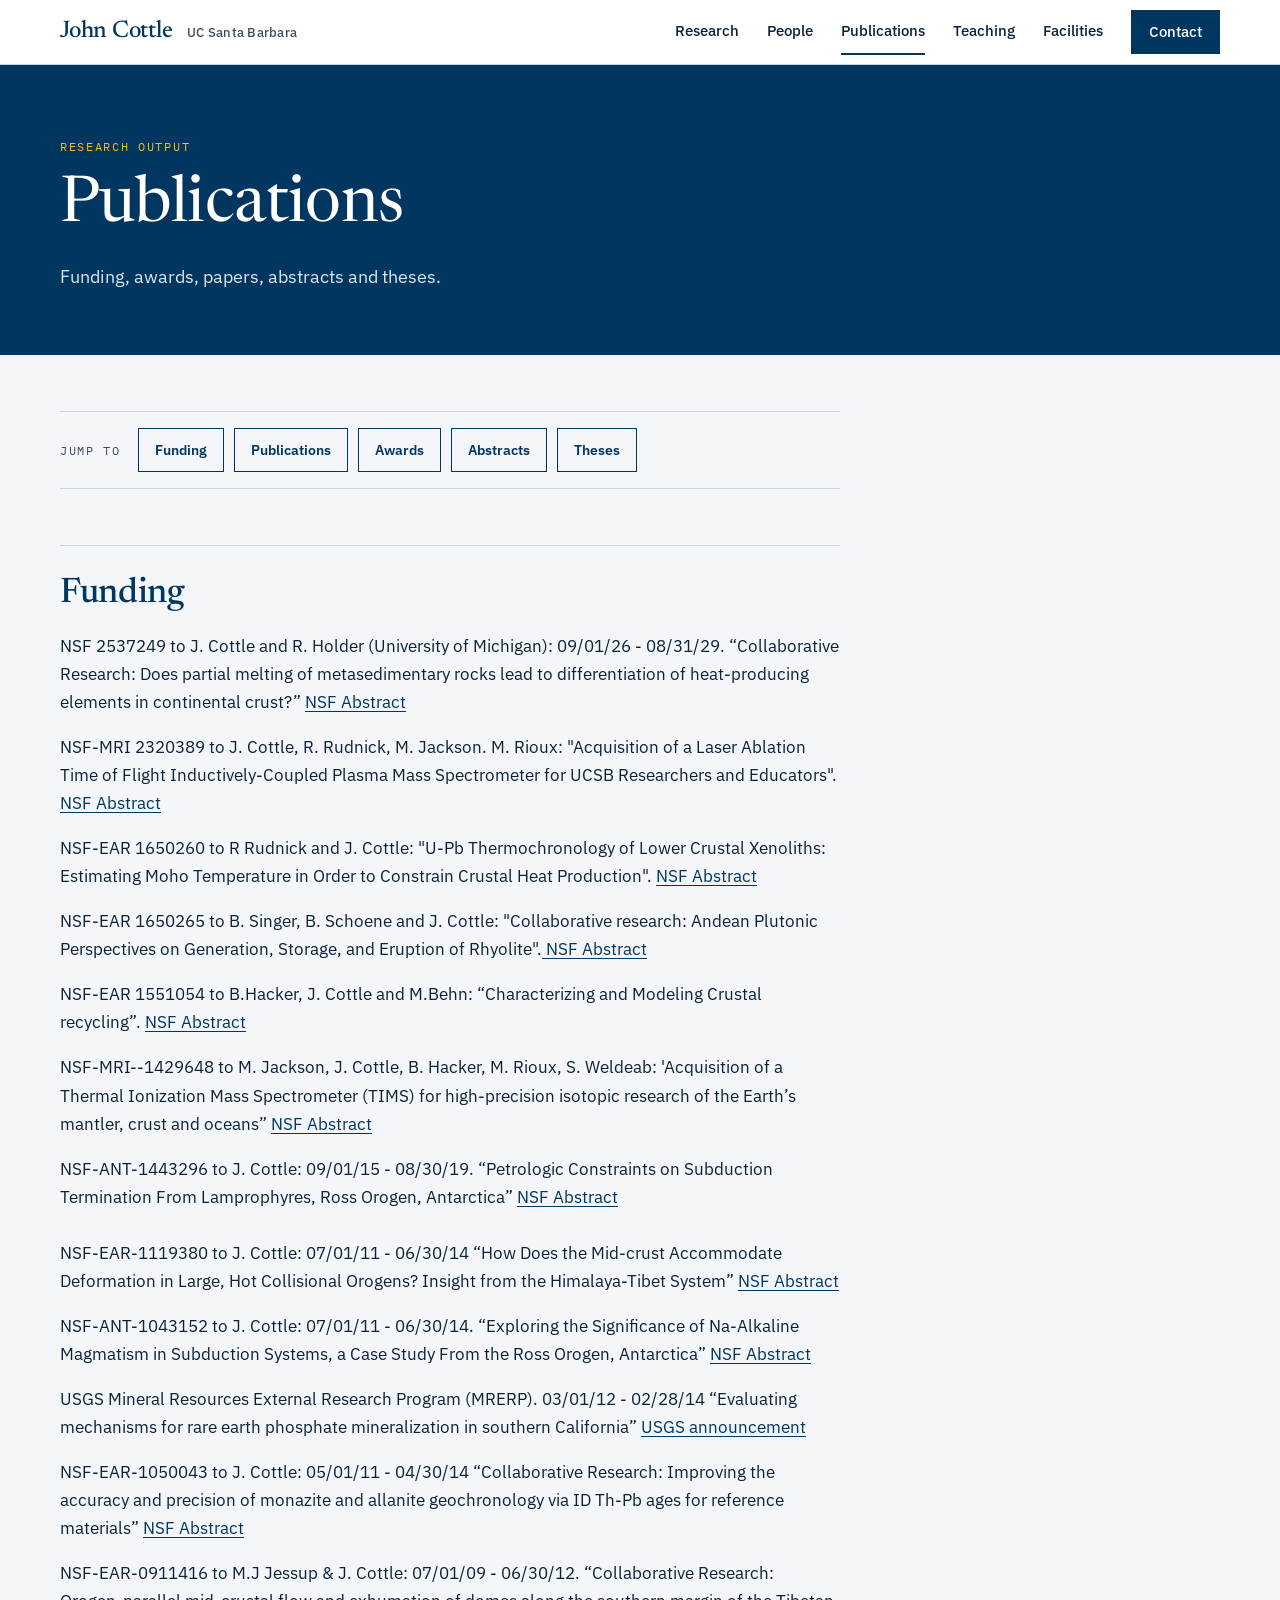
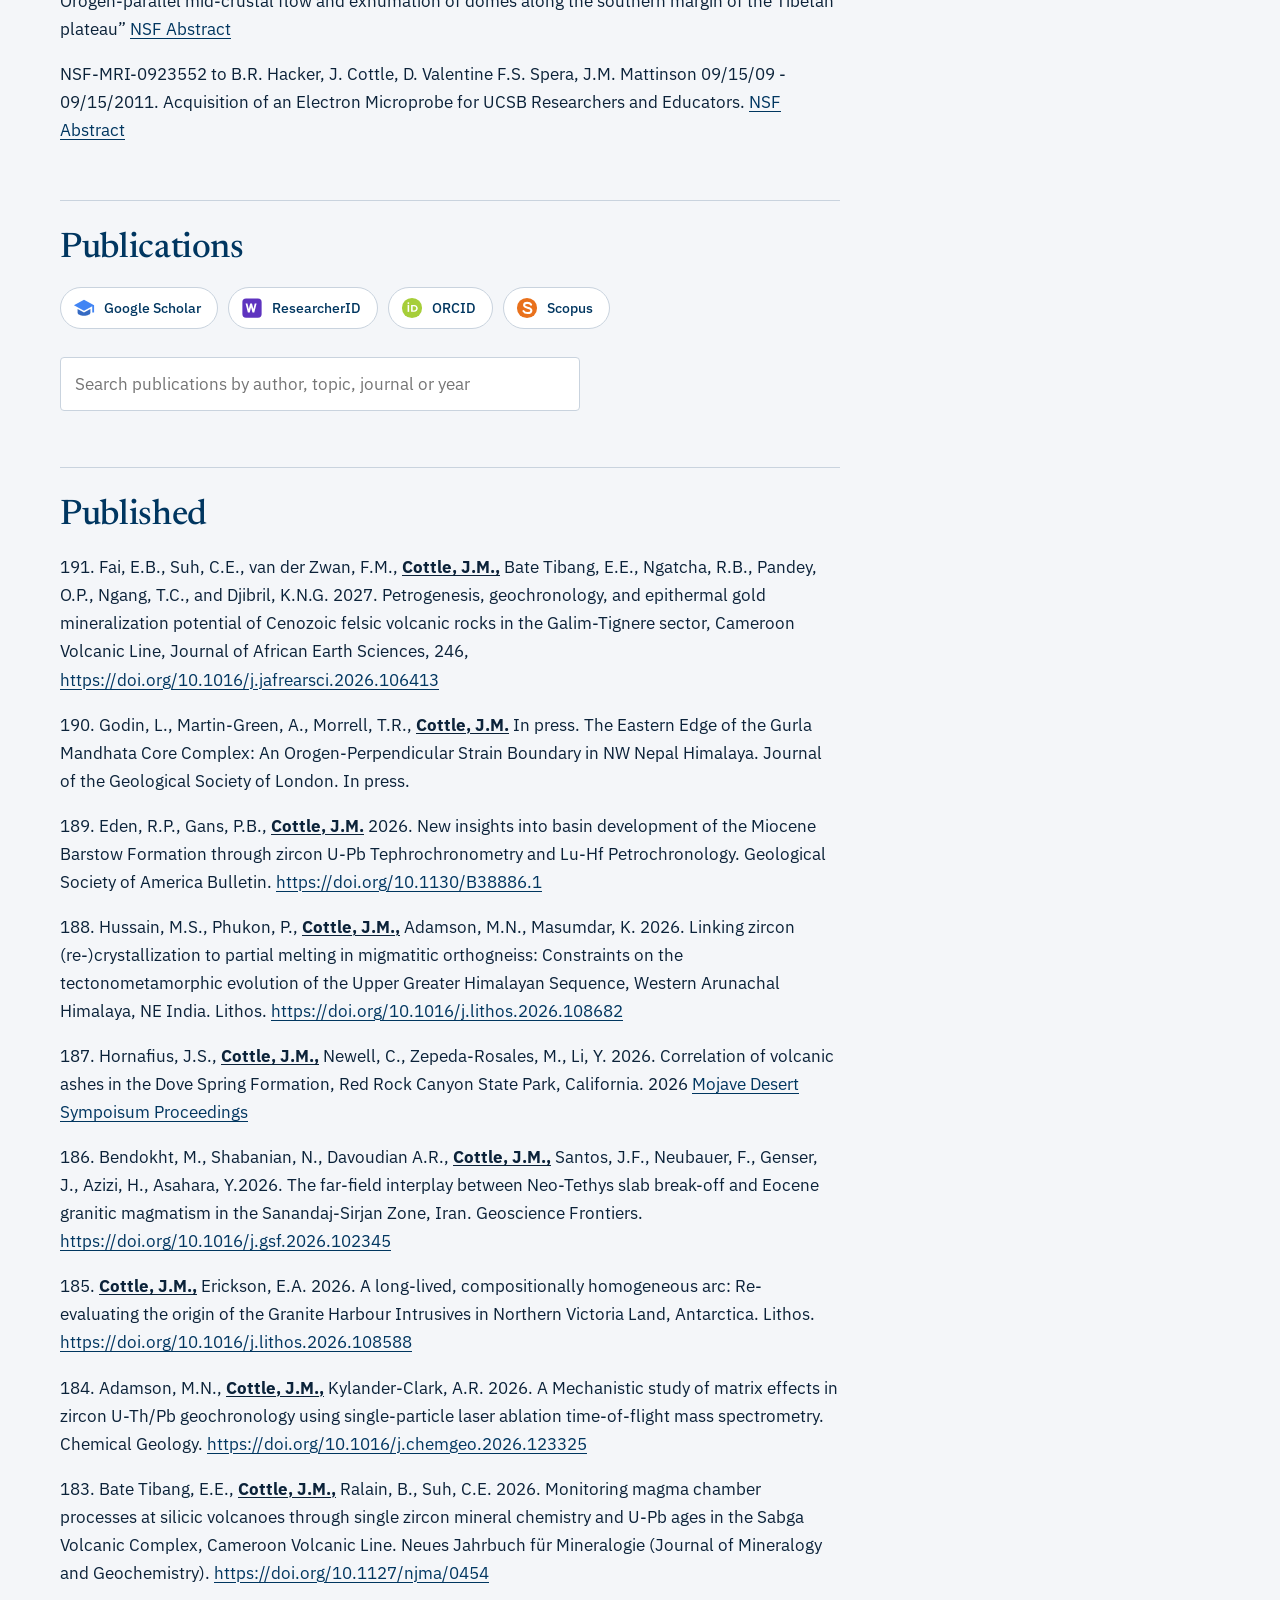
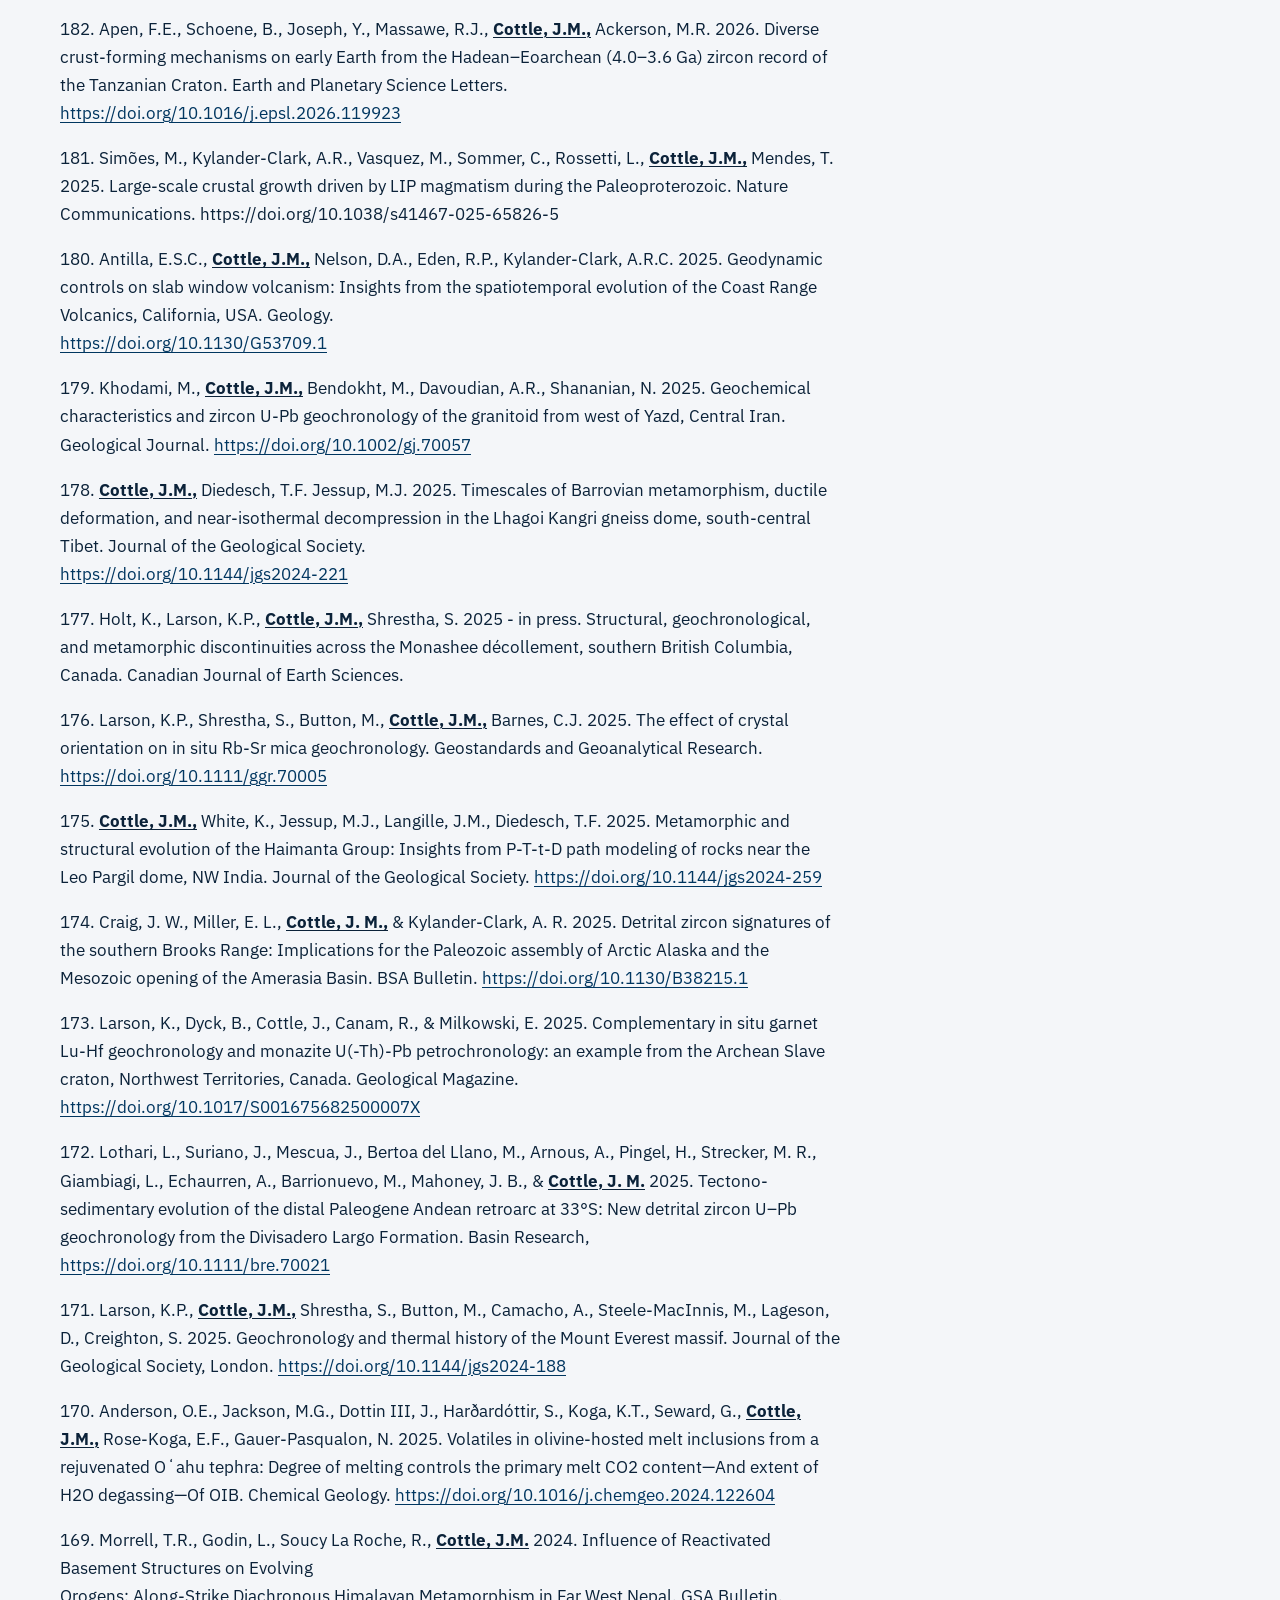
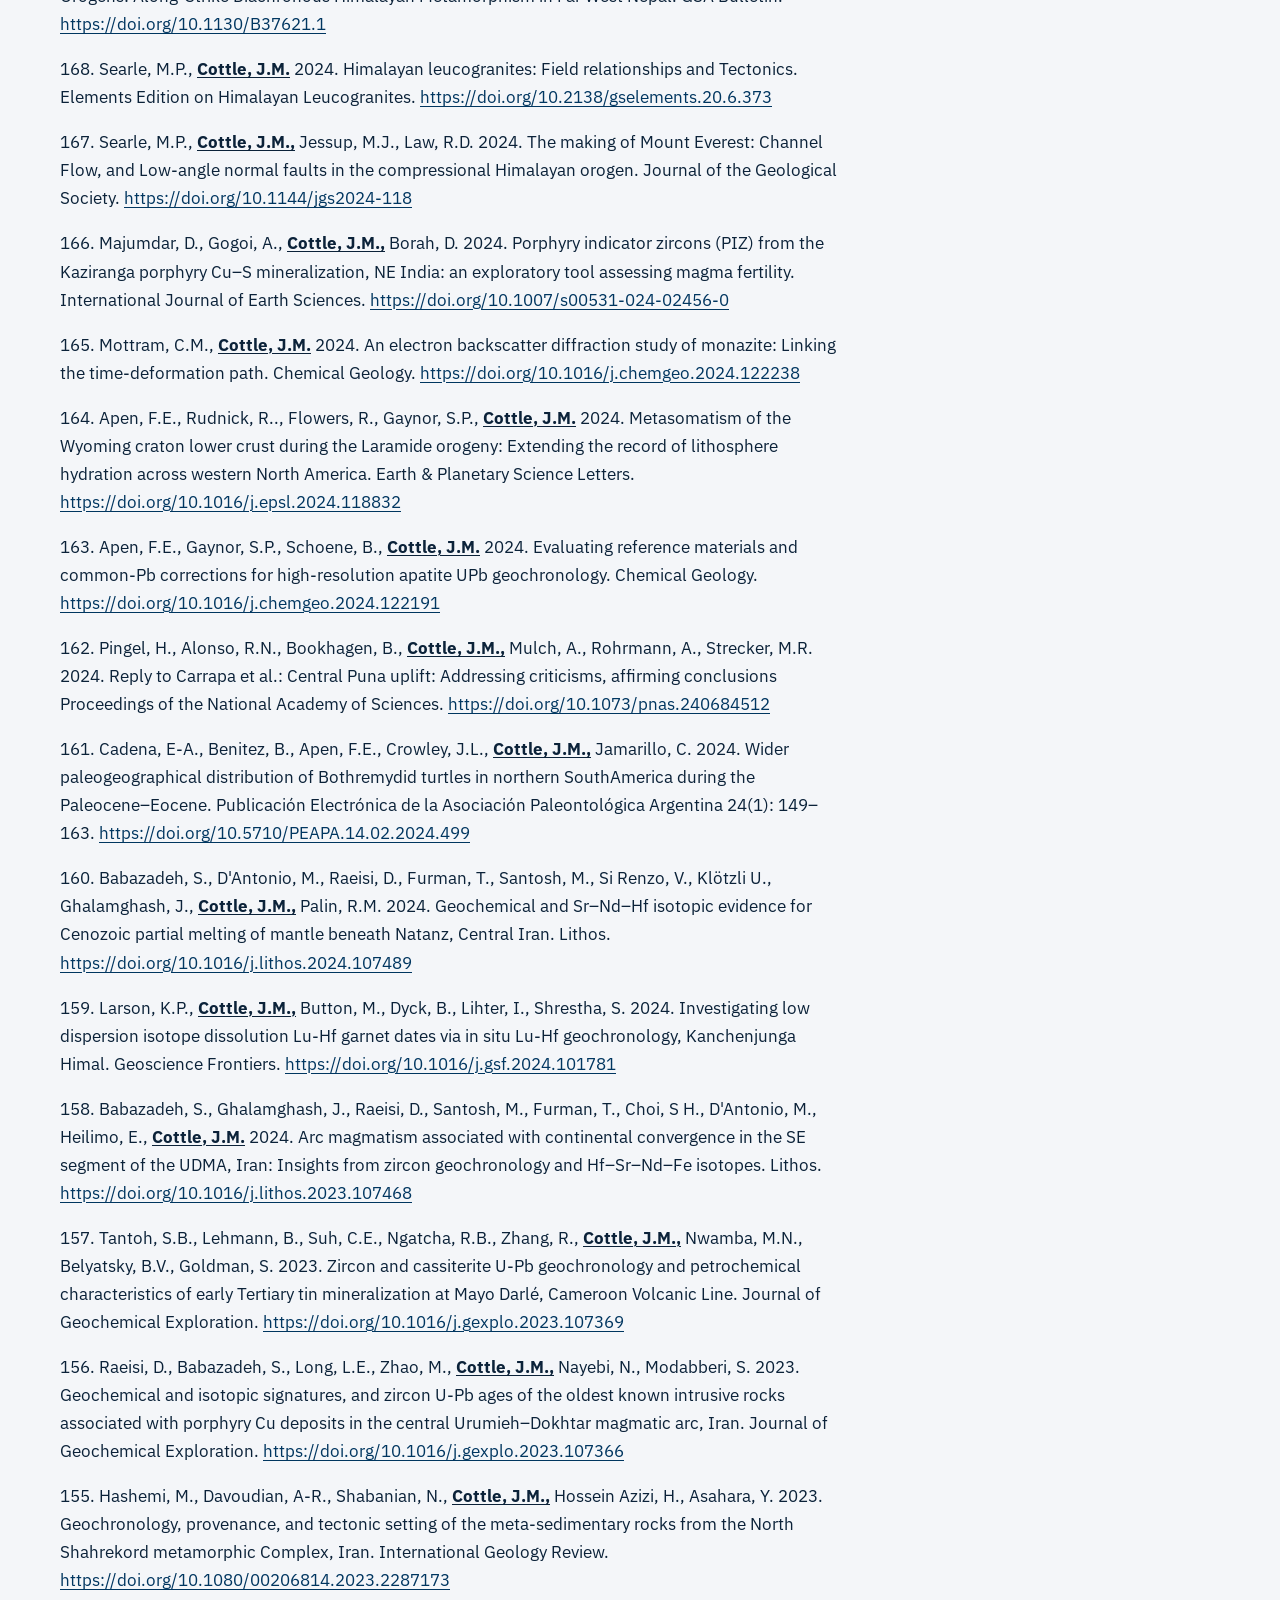
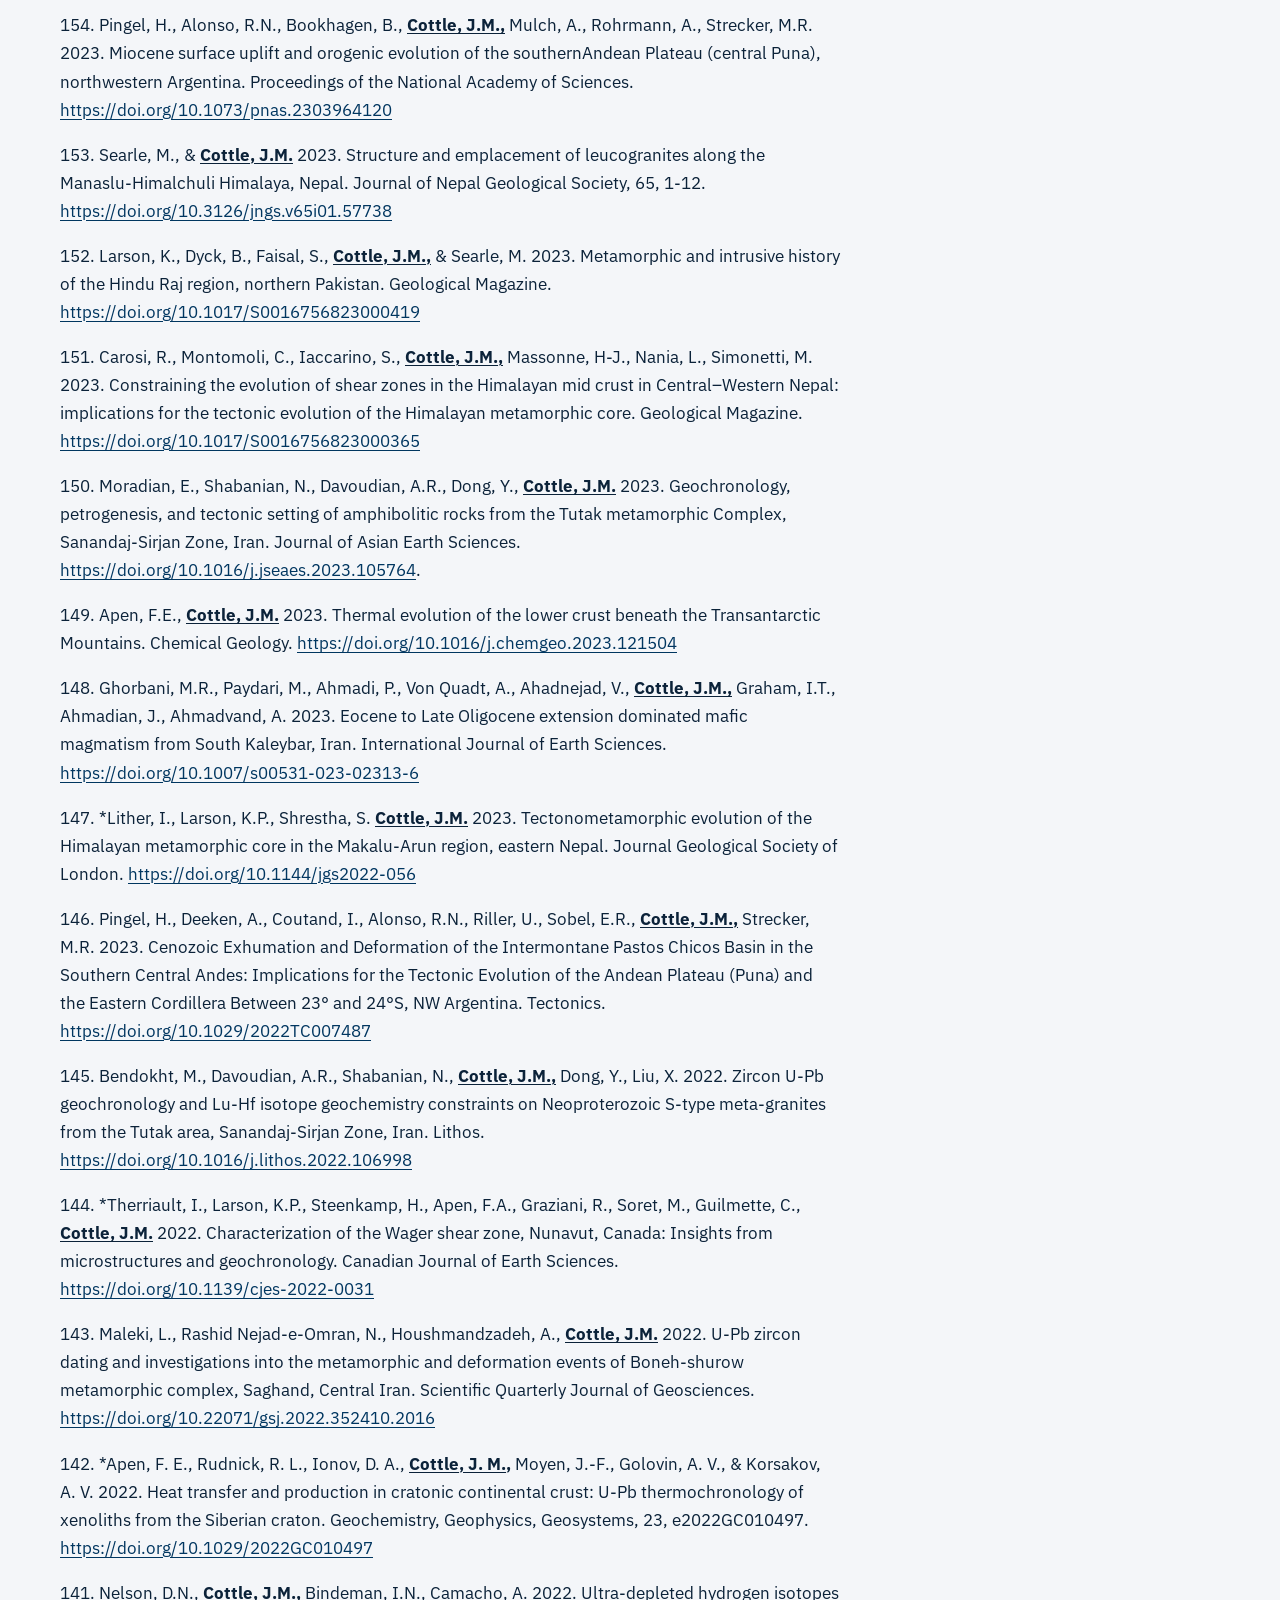
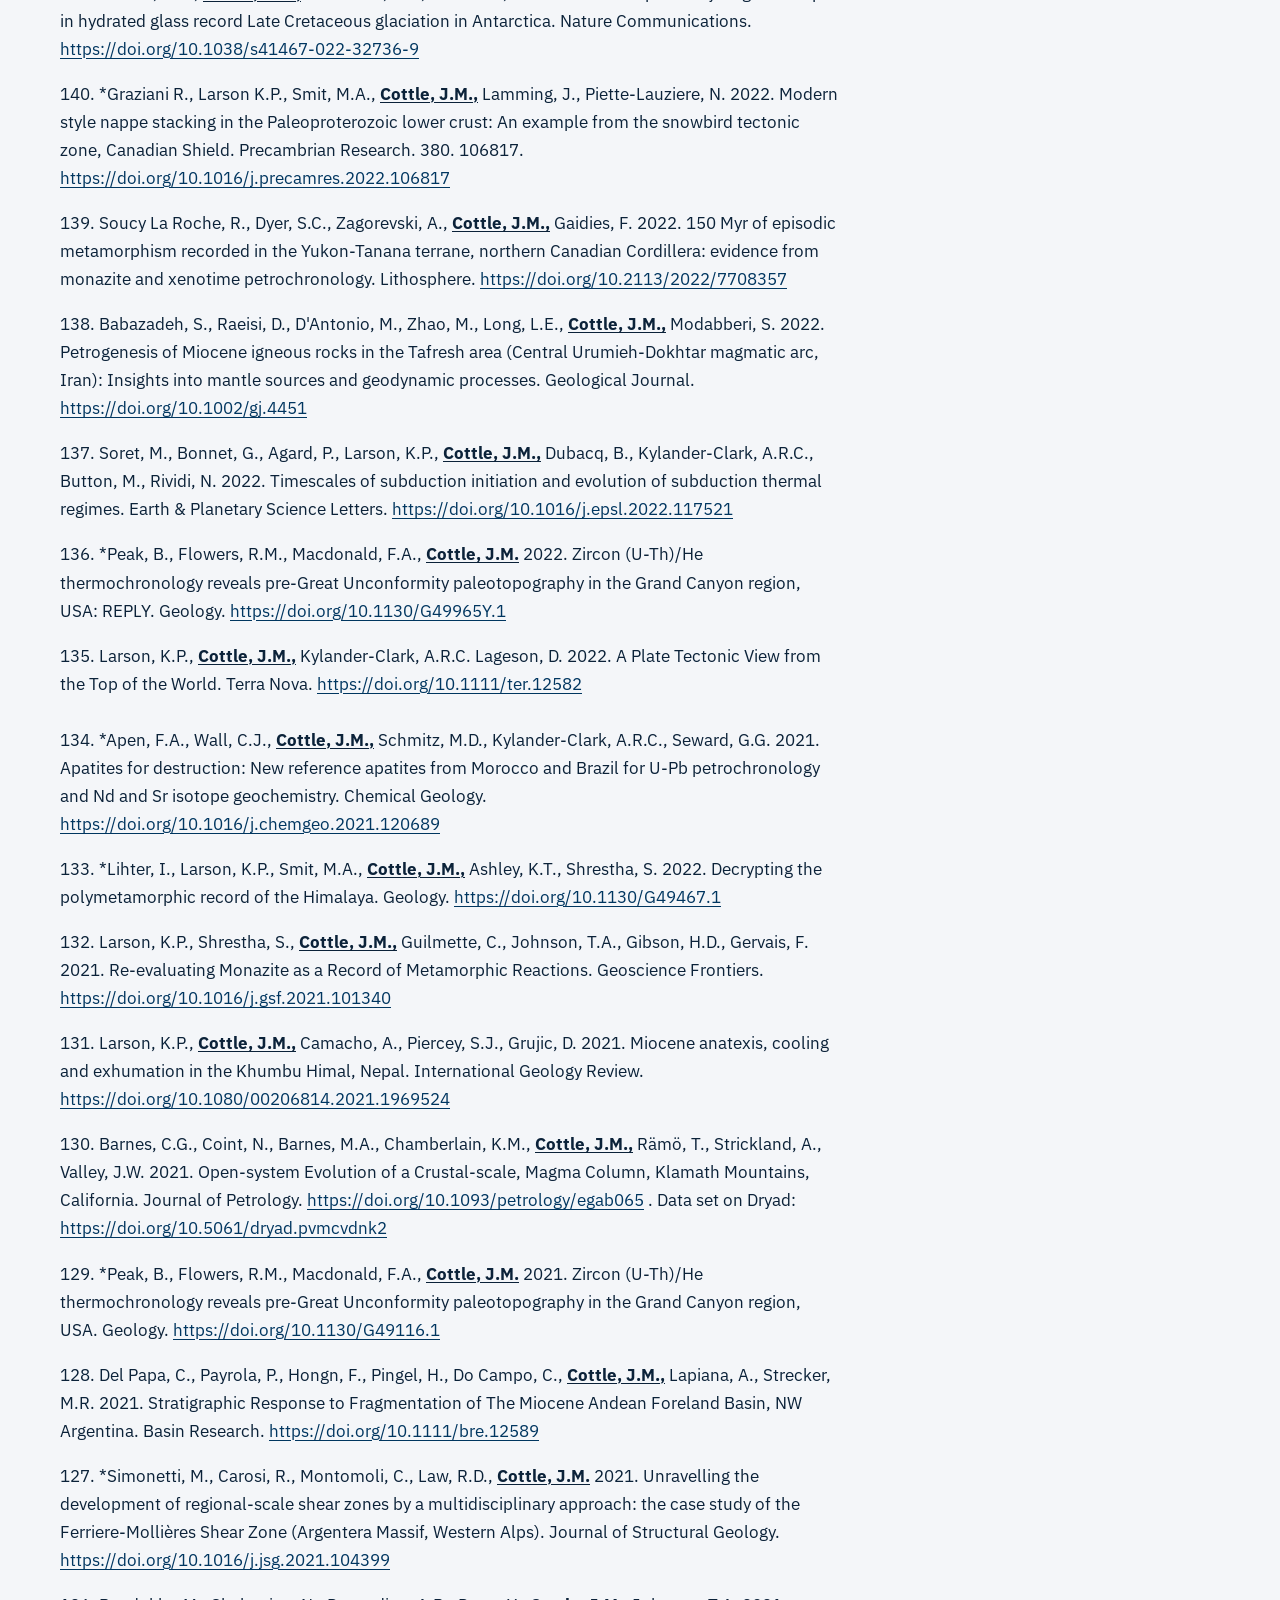
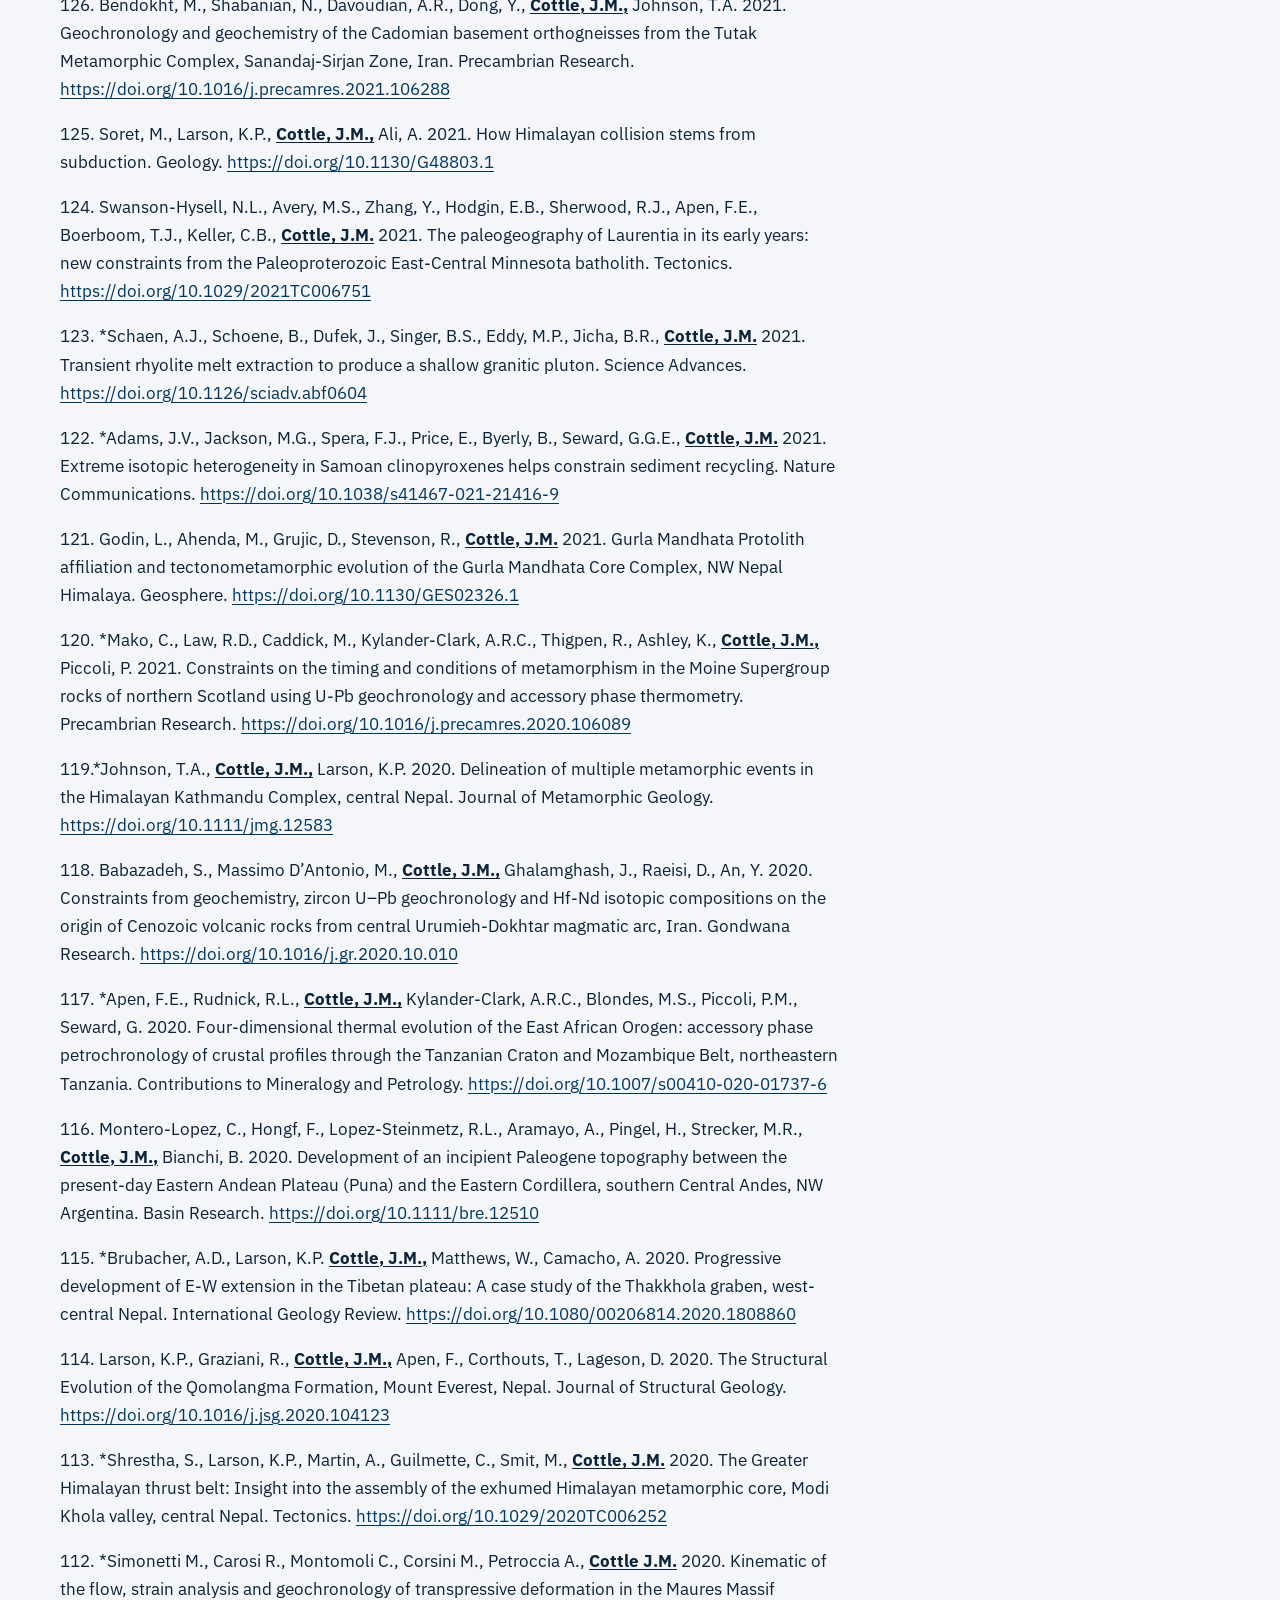
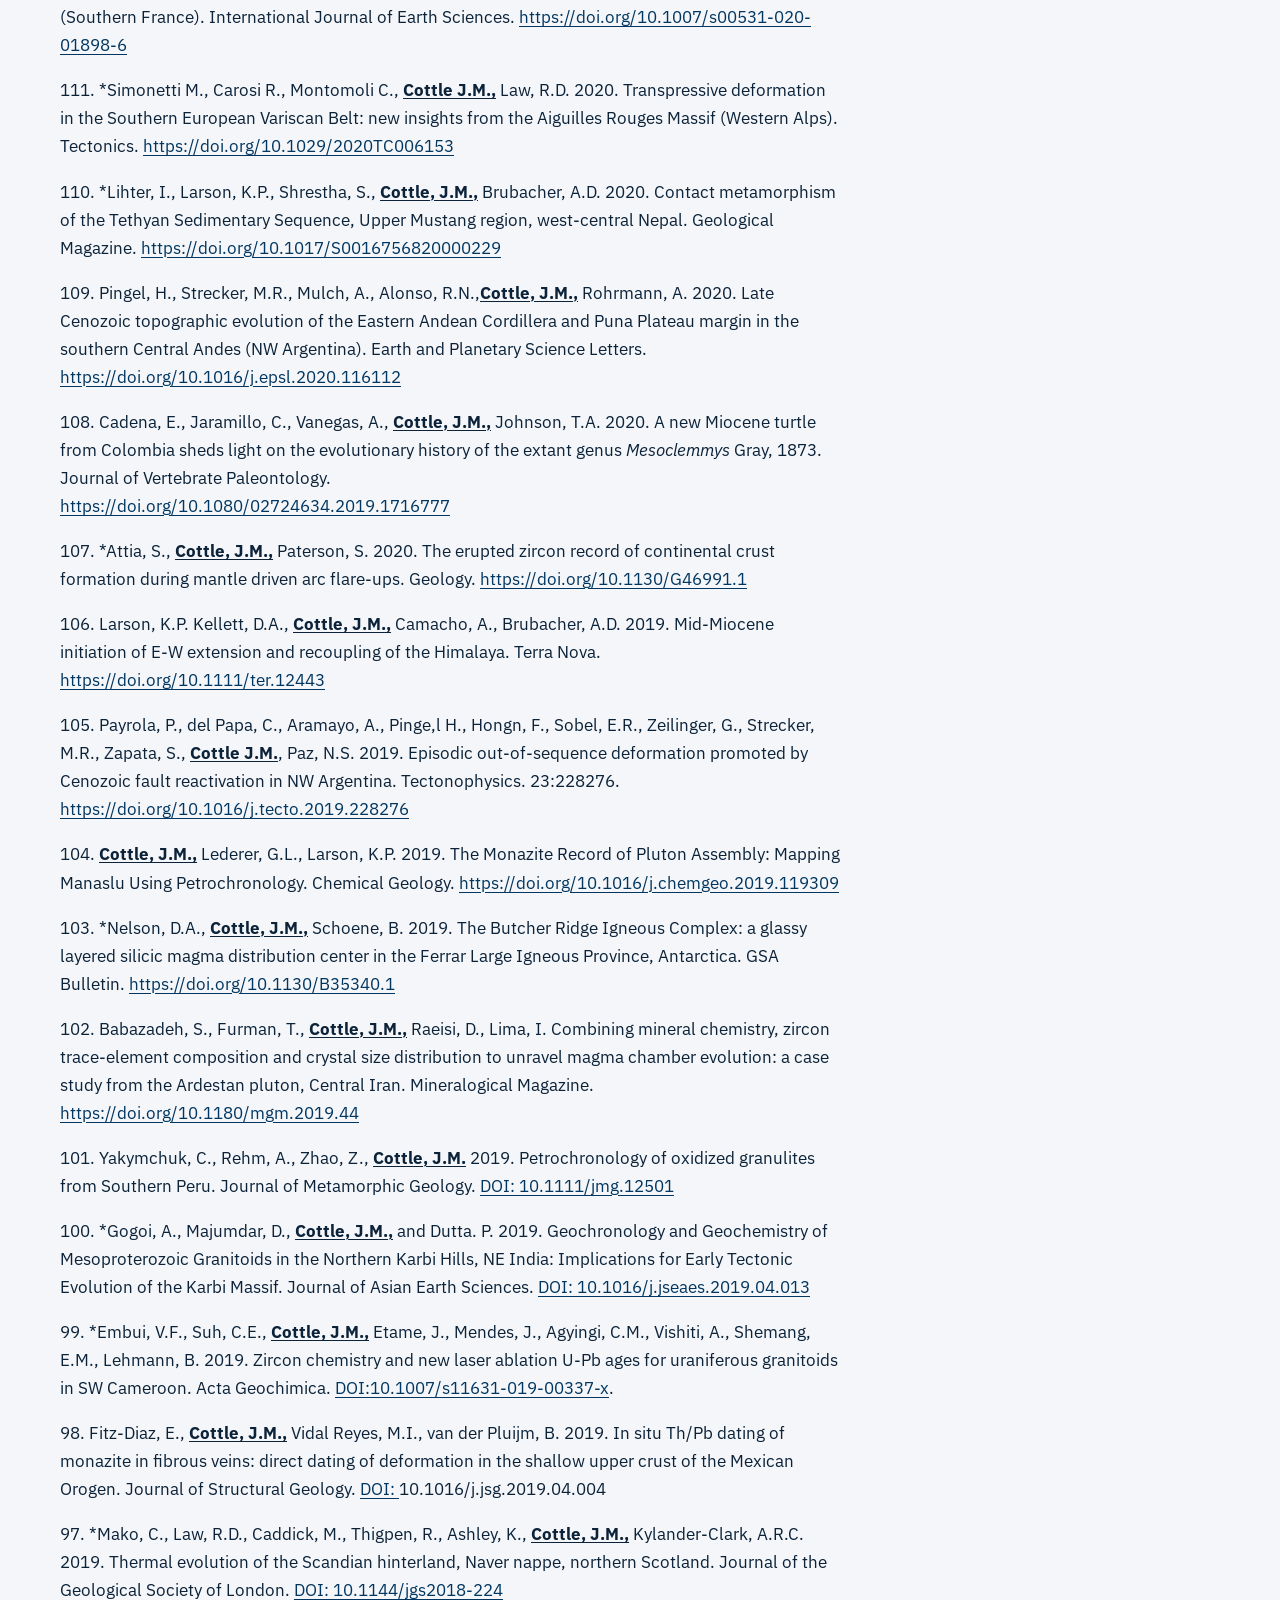
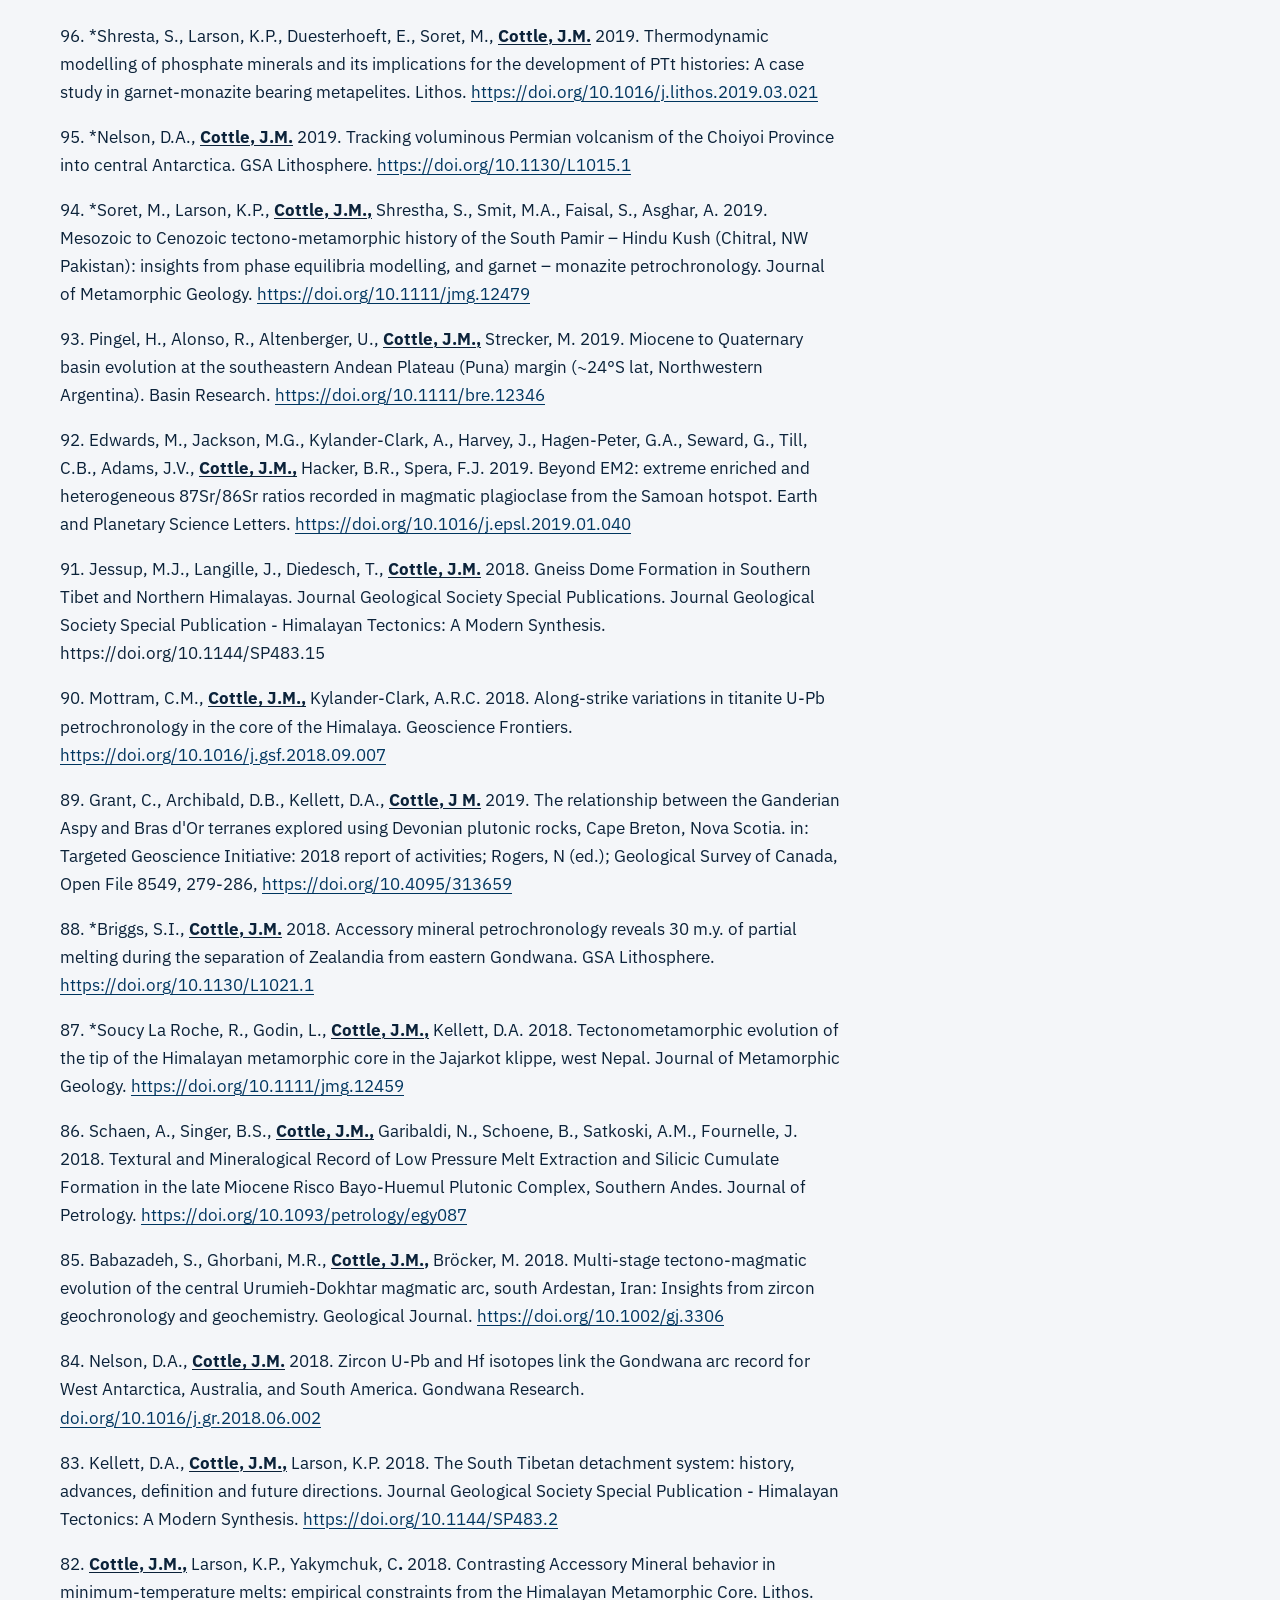
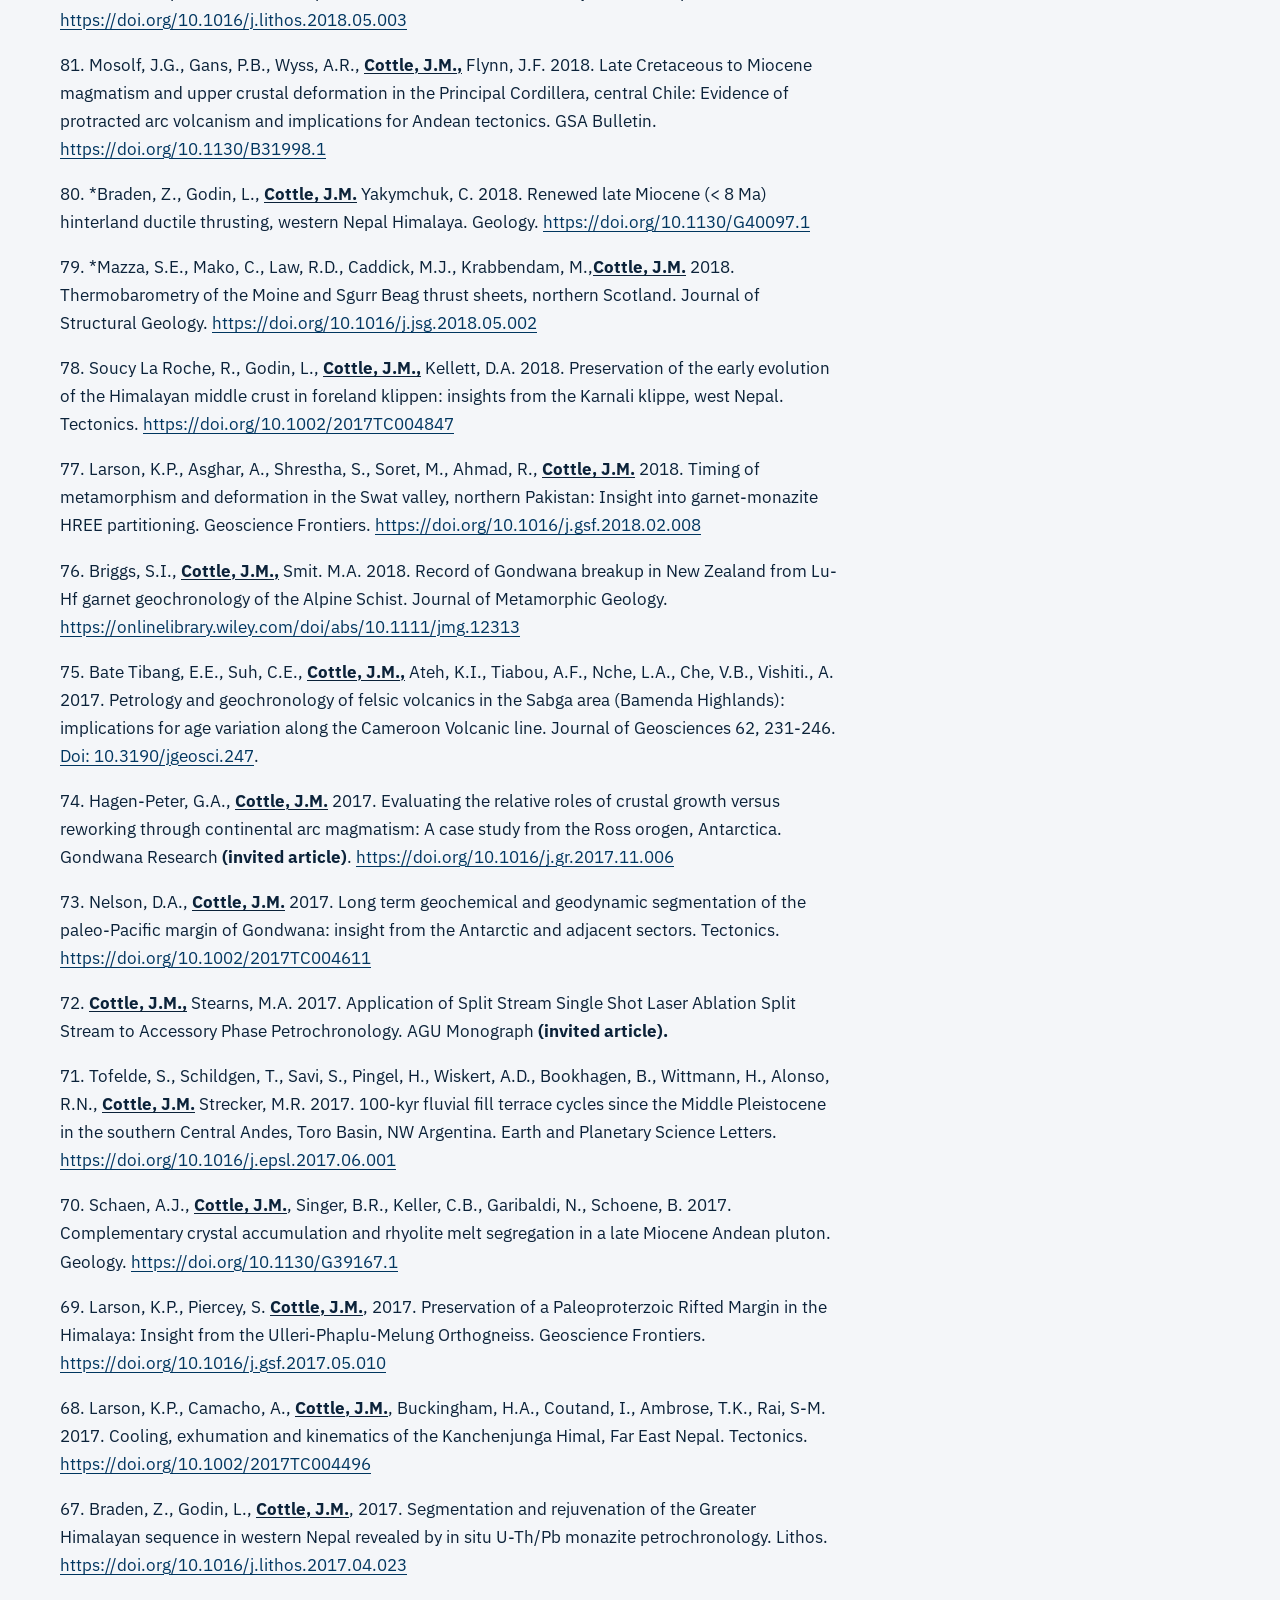
<file: publications.html>
<!doctype html>
<html lang="en">
<head>
<meta charset="utf-8">
<meta name="viewport" content="width=device-width, initial-scale=1">
<title>Publications | John Cottle</title>
<meta name="description" content="Publications, abstracts, theses, funding and awards from John Cottle&#x27;s research group in Earth Science at UC Santa Barbara.">
<link rel="canonical" href="https://johncottle-geo.github.io/publications.html">
<meta property="og:type" content="website">
<meta property="og:site_name" content="John Cottle">
<meta property="og:title" content="Publications | John Cottle">
<meta property="og:description" content="Publications, abstracts, theses, funding and awards from John Cottle&#x27;s research group in Earth Science at UC Santa Barbara.">
<meta property="og:url" content="https://johncottle-geo.github.io/publications.html">
<meta property="og:image" content="https://johncottle-geo.github.io/assets/img/john-cottle-003a-1.jpg">
<meta name="twitter:card" content="summary">
<meta name="author" content="John Cottle">
<link rel="icon" href="data:image/svg+xml,%3Csvg xmlns='http://www.w3.org/2000/svg' viewBox='0 0 32 32'%3E%3Crect width='32' height='32' fill='%23003660'/%3E%3Cpath d='M4 25 13 9l5 8 3-4 7 12z' fill='%23FEBC11'/%3E%3C/svg%3E">
<link rel="preconnect" href="https://fonts.googleapis.com">
<link rel="preconnect" href="https://fonts.gstatic.com" crossorigin>
<link rel="stylesheet" href="https://fonts.googleapis.com/css2?family=IBM+Plex+Mono:wght@400;500&family=IBM+Plex+Sans:wght@400;500;600&family=Newsreader:opsz,wght@6..72,400;6..72,500&display=swap">
<link rel="stylesheet" href="assets/style.css?v=20261028">
</head>
<body>
<a class="skip" href="#main">Skip to content</a>
<header class="site-header">
  <div class="wrap bar">
    <a class="brand" href="index.html">John Cottle <span>UC Santa Barbara</span></a>
    <button class="menu-btn" type="button" aria-expanded="false" aria-controls="nav" aria-label="Open menu">
      <svg width="22" height="22" viewBox="0 0 22 22" fill="none" stroke="currentColor" stroke-width="1.6" aria-hidden="true"><path d="M3 7h16M3 15h16"/></svg>
    </button>
    <nav id="nav" class="nav" aria-label="Primary">
      <a href="research.html">Research</a>
      <a href="people.html">People</a>
      <a href="publications.html" aria-current="page">Publications</a>
      <a href="teaching.html">Teaching</a>
      <a href="facilities.html">Facilities</a>
      <a class="nav-cta" href="index.html#contact">Contact</a>
    </nav>
  </div>
</header>
<main id="main">
<section class="page-hero"><div class="wrap"><p class="eyebrow">Research output</p><h1>Publications</h1><p class="lead">Funding, awards, papers, abstracts and theses.</p></div></section>
<div class="wrap prose-wrap"><div class="prose"><nav class="jump" aria-label="On this page"><span>Jump to</span><a class="btn" href="publications.html#funding">Funding</a><a class="btn" href="publications.html#publications">Publications</a><a class="btn" href="publications.html#awards">Awards</a><a class="btn" href="publications.html#abstracts">Abstracts</a><a class="btn" href="publications.html#theses">Theses</a></nav>
<h2 id="funding">Funding</h2>
<p>NSF 2537249 to J. Cottle and R. Holder (University of Michigan): 09/01/26 - 08/31/29. &ldquo;Collaborative Research: Does partial melting of metasedimentary rocks lead to differentiation of heat-producing elements in continental crust?&rdquo; <a href="https://www.nsf.gov/awardsearch/show-award?AWD_ID=2537249" rel="noopener" target="_blank">NSF Abstract</a></p>
<p>NSF-MRI 2320389 to J. Cottle, R. Rudnick, M. Jackson. M. Rioux: "Acquisition of a Laser Ablation Time of Flight Inductively-Coupled Plasma Mass Spectrometer for UCSB Researchers and Educators". <a href="https://www.nsf.gov/awardsearch/showAward?AWD_ID=2320389&amp;HistoricalAwards=false" rel="noopener" target="_blank">NSF Abstract</a></p>
<p>NSF-EAR 1650260 to R Rudnick and J. Cottle: "U-Pb Thermochronology of Lower Crustal Xenoliths: Estimating Moho Temperature in Order to Constrain Crustal Heat Production". <a href="https://www.nsf.gov/awardsearch/showAward?AWD_ID=1650260&amp;HistoricalAwards=false" rel="noopener" target="_blank">NSF Abstract</a></p>
<p>NSF-EAR 1650265 to B. Singer, B. Schoene and J. Cottle: "Collaborative research: Andean Plutonic Perspectives on Generation, Storage, and Eruption of Rhyolite".<a href="https://www.nsf.gov/awardsearch/showAward?AWD_ID=1650265&amp;HistoricalAwards=false" rel="noopener" target="_blank"> NSF Abstract</a></p>
<p>NSF-EAR 1551054 to B.Hacker, J. Cottle and M.Behn: “Characterizing and Modeling Crustal recycling”. <a href="https://www.nsf.gov/awardsearch/showAward?AWD_ID=1551054&amp;HistoricalAwards=false" rel="noopener" target="_blank">NSF Abstract</a></p>
<p>NSF-MRI--1429648 to M. Jackson, J. Cottle, B. Hacker, M. Rioux, S. Weldeab: 'Acquisition of a Thermal Ionization Mass Spectrometer (TIMS) for high-precision isotopic research of the Earth’s mantler, crust and oceans” <a href="https://www.nsf.gov/awardsearch/showAward?AWD_ID=1429648&amp;HistoricalAwards=false" rel="noopener" target="_blank">NSF Abstract</a></p>
<p>NSF-ANT-1443296 to J. Cottle: 09/01/15 - 08/30/19. “Petrologic Constraints on Subduction Termination From Lamprophyres, Ross Orogen, Antarctica” <a href="https://www.nsf.gov/awardsearch/showAward?AWD_ID=1443296&amp;HistoricalAwards=false" rel="noopener" target="_blank">NSF Abstract<br></a><br>NSF-EAR-1119380 to J. Cottle: 07/01/11 - 06/30/14 “How Does the Mid-crust Accommodate Deformation in Large, Hot Collisional Orogens? Insight from the Himalaya-Tibet System” <a href="http://www.nsf.gov/awardsearch/showAward.do?AwardNumber=1119380" rel="noopener" target="_blank">NSF Abstract</a></p>
<p>NSF-ANT-1043152 to J. Cottle: 07/01/11 - 06/30/14. “Exploring the Significance of Na-Alkaline Magmatism in Subduction Systems, a Case Study From the Ross Orogen, Antarctica” <a href="http://www.nsf.gov/awardsearch/showAward.do?AwardNumber=1043152" rel="noopener" target="_blank">NSF Abstract</a></p>
<p>USGS Mineral Resources External Research Program (MRERP). 03/01/12 - 02/28/14 “Evaluating mechanisms for rare earth phosphate mineralization in southern California” <a href="http://www.usgs.gov/newsroom/article.asp?ID=3082" rel="noopener" target="_blank">USGS announcement</a></p>
<p>NSF-EAR-1050043 to J. Cottle: 05/01/11 - 04/30/14 “Collaborative Research: Improving the accuracy and precision of monazite and allanite geochronology via ID Th-Pb ages for reference materials” <a href="http://www.nsf.gov/awardsearch/showAward.do?AwardNumber=1050043" rel="noopener" target="_blank">NSF Abstract</a></p>
<p>NSF-EAR-0911416 to M.J Jessup &amp; J. Cottle: 07/01/09 - 06/30/12. “Collaborative Research: Orogen-parallel mid-crustal flow and exhumation of domes along the southern margin of the Tibetan plateau” <a href="http://www.nsf.gov/awardsearch/showAward.do?AwardNumber=0911416" rel="noopener" target="_blank">NSF Abstract</a></p>
<p>NSF-MRI-0923552 to B.R. Hacker, J. Cottle, D. Valentine F.S. Spera, J.M. Mattinson 09/15/09 - 09/15/2011. Acquisition of an Electron Microprobe for UCSB Researchers and Educators. <a href="http://www.nsf.gov/awardsearch/showAward.do?AwardNumber=0923552" rel="noopener" target="_blank">NSF Abstract</a></p>
<h2 id="publications">Publications</h2>
<ul class="profiles" aria-label="Researcher profiles"><li><a href="https://scholar.google.com/citations?hl=en&amp;user=xeUMyxAAAAAJ&amp;view_op=list_works&amp;pagesize=100" rel="noopener" target="_blank"><svg width="22" height="22" viewBox="0 0 24 24" aria-hidden="true"><path fill="#4285F4" d="M12 3 1 9l11 6 9-4.9V17h2V9z"/><path fill="#356AC3" d="M5 13.2v4c0 1.7 3.1 3.3 7 3.3s7-1.6 7-3.3v-4l-7 3.8z"/></svg><span>Google Scholar</span></a></li><li><a href="https://www.webofscience.com/wos/author/rid/F-2799-2011" rel="noopener" target="_blank"><svg width="22" height="22" viewBox="0 0 24 24" aria-hidden="true"><rect x="1.5" y="1.5" width="21" height="21" rx="4" fill="#5E33BF"/><path fill="#fff" d="M5 7h2l1.5 6L10 7h2l1.5 6L15 7h2l-2.5 10h-2L11 11.2 9.5 17h-2z"/></svg><span>ResearcherID</span></a></li><li><a href="https://orcid.org/0000-0002-3966-6315" rel="noopener" target="_blank"><svg width="22" height="22" viewBox="0 0 24 24" aria-hidden="true"><circle cx="12" cy="12" r="11" fill="#A6CE39"/><g fill="#fff"><rect x="7.2" y="8.6" width="1.7" height="7.6"/><circle cx="8.05" cy="6.6" r="1"/><path d="M11 8.6h3.3c2.5 0 4 1.7 4 3.8s-1.5 3.8-4 3.8H11zm1.7 1.5v4.6h1.5c1.6 0 2.4-1 2.4-2.3s-.8-2.3-2.4-2.3z"/></g></svg><span>ORCID</span></a></li><li><a href="https://www.scopus.com/authid/detail.uri?authorId=14051560000" rel="noopener" target="_blank"><svg width="22" height="22" viewBox="0 0 24 24" aria-hidden="true"><circle cx="12" cy="12" r="11" fill="#E9711C"/><path fill="none" stroke="#fff" stroke-width="2.2" stroke-linecap="round" d="M16.5 8.3c-.8-1.2-2.4-1.9-4.2-1.9-2 0-3.5 1-3.5 2.6 0 3.6 8 1.6 8 5.6 0 1.7-1.8 2.9-4.2 2.9-2 0-3.7-.8-4.5-2.2"/></svg><span>Scopus</span></a></li></ul>
<div class="pubfilter"><label for="pubq" class="visually-hidden">Search publications</label><input id="pubq" type="search" placeholder="Search publications by author, topic, journal or year" autocomplete="off"><small id="pubcount" aria-live="polite"></small></div>
<h2>Published</h2>
<p>191. Fai, E.B., Suh, C.E., van der Zwan, F.M., <strong class="me">Cottle, J.M.,</strong> Bate Tibang, E.E., Ngatcha, R.B., Pandey, O.P., Ngang, T.C., and Djibril, K.N.G. 2027. Petrogenesis, geochronology, and epithermal gold mineralization potential of Cenozoic felsic volcanic rocks in the Galim-Tignere sector, Cameroon Volcanic Line, Journal of African Earth Sciences, 246, <a href="https://www.sciencedirect.com/science/article/pii/S1464343X2600422X?via%3Dihub" rel="noopener" target="_blank">https://doi.org/10.1016/j.jafrearsci.2026.106413</a></p>
<p>190. Godin, L., Martin-Green, A., Morrell, T.R., <strong class="me">Cottle, J.M.</strong> In press. The Eastern Edge of the Gurla Mandhata Core Complex: An Orogen-Perpendicular Strain Boundary in NW Nepal Himalaya. Journal of the Geological Society of London. In press.</p>
<p>189. Eden, R.P., Gans, P.B., <strong class="me">Cottle, J.M.</strong> 2026. New insights into basin development of the Miocene Barstow Formation through zircon U-Pb Tephrochronometry and Lu-Hf Petrochronology. Geological Society of America Bulletin. <a href="https://doi.org/10.1130/B38886.1" rel="noopener" target="_blank">https://doi.org/10.1130/B38886.1</a></p>
<p>188. Hussain, M.S., Phukon, P., <strong class="me">Cottle, J.M.,</strong> Adamson, M.N., Masumdar, K. 2026. Linking zircon (re-)crystallization to partial melting in migmatitic orthogneiss: Constraints on the tectonometamorphic evolution of the Upper Greater Himalayan Sequence, Western Arunachal Himalaya, NE India. Lithos. <a href="https://doi.org/10.1016/j.lithos.2026.108682" rel="noopener" target="_blank">https://doi.org/10.1016/j.lithos.2026.108682</a></p>
<p>187. Hornafius, J.S., <strong class="me">Cottle, J.M.,</strong> Newell, C., Zepeda-Rosales, M., Li, Y. 2026. Correlation of volcanic ashes in the Dove Spring Formation, Red Rock Canyon State Park, California. 2026 <a href="https://www.desertsymposium.org/publications/2026_Miocene_Mojave.zip" rel="noopener" target="_blank">Mojave Desert Sympoisum Proceedings</a></p>
<p>186. Bendokht, M., Shabanian, N., Davoudian A.R., <strong class="me">Cottle, J.M.,</strong> Santos, J.F., Neubauer, F., Genser, J., Azizi, H., Asahara, Y.2026. The far-field interplay between Neo-Tethys slab break-off and Eocene granitic magmatism in the Sanandaj-Sirjan Zone, Iran. Geoscience Frontiers. <a href="https://doi.org/10.1016/j.gsf.2026.102345" rel="noopener" target="_blank">https://doi.org/10.1016/j.gsf.2026.102345</a></p>
<p>185. <strong class="me">Cottle, J.M.,</strong> Erickson, E.A. 2026. A long-lived, compositionally homogeneous arc: Re-evaluating the origin of the Granite Harbour Intrusives in Northern Victoria Land, Antarctica. Lithos. <a href="https://doi.org/10.1016/j.lithos.2026.108588" rel="noopener" target="_blank">https://doi.org/10.1016/j.lithos.2026.108588</a></p>
<p>184. Adamson, M.N., <strong class="me">Cottle, J.M.,</strong> Kylander-Clark, A.R. 2026. A Mechanistic study of matrix effects in zircon U-Th/Pb geochronology using single-particle laser ablation time-of-flight mass spectrometry. Chemical Geology. <a href="https://doi.org/10.1016/j.chemgeo.2026.123325" rel="noopener" target="_blank">https://doi.org/10.1016/j.chemgeo.2026.123325 </a></p>
<p>183. Bate Tibang, E.E., <strong class="me">Cottle, J.M.,</strong> Ralain, B., Suh, C.E. 2026. Monitoring magma chamber processes at silicic volcanoes through single zircon mineral chemistry and U-Pb ages in the Sabga Volcanic Complex, Cameroon Volcanic Line. Neues Jahrbuch für Mineralogie (Journal of Mineralogy and Geochemistry). <a href="https://doi.org/10.1127/njma/0454" rel="noopener" target="_blank">https://doi.org/10.1127/njma/0454</a> <br><a href="https://doi.org/10.1016/j.chemgeo.2026.123325" rel="noopener" target="_blank"></a><br>182. Apen, F.E., Schoene, B., Joseph, Y., Massawe, R.J., <strong class="me">Cottle, J.M.,</strong> Ackerson, M.R. 2026. Diverse crust-forming mechanisms on early Earth from the Hadean–Eoarchean (4.0–3.6 Ga) zircon record of the Tanzanian Craton. Earth and Planetary Science Letters. <a href="https://doi.org/10.1016/j.epsl.2026.119923" rel="noopener" target="_blank">https://doi.org/10.1016/j.epsl.2026.119923</a></p>
<p>181. Simões, M., Kylander-Clark, A.R., Vasquez, M., Sommer, C., Rossetti, L., <strong class="me">Cottle, J.M.,</strong> Mendes, T. 2025. Large-scale crustal growth driven by LIP magmatism during the Paleoproterozoic. Nature Communications. https://doi.org/10.1038/s41467-025-65826-5</p>
<p>180. Antilla, E.S.C., <strong class="me">Cottle, J.M.,</strong> Nelson, D.A., Eden, R.P., Kylander-Clark, A.R.C. 2025. Geodynamic controls on slab window volcanism: Insights from the spatiotemporal evolution of the Coast Range Volcanics, California, USA. Geology. <br><a href="https://doi.org/10.1130/G53709.1" rel="noopener" target="_blank"> https://doi.org/10.1130/G53709.1 </a></p>
<p>179. Khodami, M., <strong class="me">Cottle, J.M.,</strong> Bendokht, M., Davoudian, A.R., Shananian, N. 2025. Geochemical characteristics and zircon U-Pb geochronology of the granitoid from west of Yazd, Central Iran. Geological Journal. <a href="https://doi.org/10.1002/gj.70057" rel="noopener" target="_blank">https://doi.org/10.1002/gj.70057</a></p>
<p>178. <strong class="me">Cottle, J.M.,</strong> Diedesch, T.F. Jessup, M.J. 2025. Timescales of Barrovian metamorphism, ductile deformation, and near-isothermal decompression in the Lhagoi Kangri gneiss dome, south-central Tibet. Journal of the Geological Society. <br><a href="https://doi.org/10.1144/jgs2024-221" rel="noopener" target="_blank">https://doi.org/10.1144/jgs2024-221</a></p>
<p>177. Holt, K., Larson, K.P., <strong class="me">Cottle, J.M.,</strong> Shrestha, S. 2025 - in press. Structural, geochronological, and metamorphic discontinuities across the Monashee décollement, southern British Columbia, Canada. Canadian Journal of Earth Sciences.</p>
<p>176. Larson, K.P., Shrestha, S., Button, M., <strong class="me">Cottle, J.M.,</strong> Barnes, C.J. 2025. The effect of crystal orientation on in situ Rb-Sr mica geochronology. Geostandards and Geoanalytical Research. <a href="https://doi.org/10.1111/ggr.70005" rel="noopener" target="_blank">https://doi.org/10.1111/ggr.70005</a></p>
<p>175. <strong class="me">Cottle, J.M.,</strong> White, K., Jessup, M.J., Langille, J.M., Diedesch, T.F. 2025. Metamorphic and structural evolution of the Haimanta Group: Insights from P-T-t-D path modeling of rocks near the Leo Pargil dome, NW India. Journal of the Geological Society. <a href="https://doi.org/10.1144/jgs2024-259" rel="noopener" target="_blank">https://doi.org/10.1144/jgs2024-259</a></p>
<p>174. Craig, J. W., Miller, E. L., <strong class="me">Cottle, J. M.,</strong> &amp; Kylander-Clark, A. R. 2025. Detrital zircon signatures of the southern Brooks Range: Implications for the Paleozoic assembly of Arctic Alaska and the Mesozoic opening of the Amerasia Basin. BSA Bulletin. <a href="https://doi.org/10.1130/B38215.1" rel="noopener" target="_blank">https://doi.org/10.1130/B38215.1</a></p>
<p>173. Larson, K., Dyck, B., Cottle, J., Canam, R., &amp; Milkowski, E. 2025. Complementary in situ garnet Lu-Hf geochronology and monazite U(-Th)-Pb petrochronology: an example from the Archean Slave craton, Northwest Territories, Canada. Geological Magazine. <a href="https://doi.org/10.1017/S001675682500007X" rel="noopener" target="_blank">https://doi.org/10.1017/S001675682500007X</a></p>
<p>172. Lothari, L., Suriano, J., Mescua, J., Bertoa del Llano, M., Arnous, A., Pingel, H., Strecker, M. R., Giambiagi, L., Echaurren, A., Barrionuevo, M., Mahoney, J. B., &amp; <strong class="me">Cottle, J. M.</strong> 2025. Tectono‐sedimentary evolution of the distal Paleogene Andean retroarc at 33°S: New detrital zircon U–Pb geochronology from the Divisadero Largo Formation. Basin Research, <a href="https://doi.org/10.1111/bre.70021" rel="noopener" target="_blank">https://doi.org/10.1111/bre.70021</a></p>
<p>171. Larson, K.P., <strong class="me">Cottle, J.M.,</strong> Shrestha, S., Button, M., Camacho, A., Steele-MacInnis, M., Lageson, D., Creighton, S. 2025. Geochronology and thermal history of the Mount Everest massif. Journal of the Geological Society, London. <a href="https://doi.org/10.1144/jgs2024-188" rel="noopener" target="_blank">https://doi.org/10.1144/jgs2024-188</a></p>
<p>170. Anderson, O.E., Jackson, M.G., Dottin III, J., Harðardóttir, S., Koga, K.T., Seward, G., <strong class="me">Cottle, J.M.,</strong> Rose-Koga, E.F., Gauer-Pasqualon, N. 2025. Volatiles in olivine-hosted melt inclusions from a rejuvenated Oʻahu tephra: Degree of melting controls the primary melt CO2 content—And extent of H2O degassing—Of OIB. Chemical Geology. <a href="https://doi.org/10.1016/j.chemgeo.2024.122604" rel="noopener" target="_blank">https://doi.org/10.1016/j.chemgeo.2024.122604</a></p>
<p>169. Morrell, T.R., Godin, L., Soucy La Roche, R., <strong class="me">Cottle, J.M.</strong> 2024. Influence of Reactivated Basement Structures on Evolving<br>Orogens: Along-Strike Diachronous Himalayan Metamorphism in Far West Nepal. GSA Bulletin. <a href="https://doi.org/10.1130/B37621.1" rel="noopener" target="_blank">https://doi.org/10.1130/B37621.1</a></p>
<p>168. Searle, M.P., <strong class="me">Cottle, J.M.</strong> 2024. Himalayan leucogranites: Field relationships and Tectonics. Elements Edition on Himalayan Leucogranites. <a href="https://doi.org/10.2138/gselements.20.6.373" rel="noopener" target="_blank">https://doi.org/10.2138/gselements.20.6.373</a></p>
<p>167. Searle, M.P., <strong class="me">Cottle, J.M.,</strong> Jessup, M.J., Law, R.D. 2024. The making of Mount Everest: Channel Flow, and Low-angle normal faults in the compressional Himalayan orogen. Journal of the Geological Society. <a href="https://doi.org/10.1144/jgs2024-118" rel="noopener" target="_blank">https://doi.org/10.1144/jgs2024-118</a></p>
<p>166. Majumdar, D., Gogoi, A., <strong class="me">Cottle, J.M.,</strong> Borah, D. 2024. Porphyry indicator zircons (PIZ) from the Kaziranga porphyry Cu–S mineralization, NE India: an exploratory tool assessing magma fertility. International Journal of Earth Sciences. <a href="https://doi.org/10.1007/s00531-024-02456-0" rel="noopener" target="_blank">https://doi.org/10.1007/s00531-024-02456-0</a></p>
<p>165. Mottram, C.M., <strong class="me">Cottle, J.M.</strong> 2024. An electron backscatter diffraction study of monazite: Linking the time-deformation path. Chemical Geology. <a href="https://doi.org/10.1016/j.chemgeo.2024.122238" rel="noopener" target="_blank">https://doi.org/10.1016/j.chemgeo.2024.122238</a></p>
<p>164. Apen, F.E., Rudnick, R.., Flowers, R., Gaynor, S.P., <strong class="me">Cottle, J.M.</strong> 2024. Metasomatism of the Wyoming craton lower crust during the Laramide orogeny: Extending the record of lithosphere hydration across western North America. Earth &amp; Planetary Science Letters. <a href="https://doi.org/10.1016/j.epsl.2024.118832" rel="noopener" target="_blank">https://doi.org/10.1016/j.epsl.2024.118832</a></p>
<p>163. Apen, F.E., Gaynor, S.P., Schoene, B., <strong class="me">Cottle, J.M.</strong> 2024. Evaluating reference materials and common-Pb corrections for high-resolution apatite UPb geochronology. Chemical Geology. <a href="https://doi.org/10.1016/j.chemgeo.2024.122191" rel="noopener" target="_blank">https://doi.org/10.1016/j.chemgeo.2024.122191</a></p>
<p>162. Pingel, H., Alonso, R.N., Bookhagen, B., <strong class="me">Cottle, J.M.,</strong> Mulch, A., Rohrmann, A., Strecker, M.R. 2024. Reply to Carrapa et al.: Central Puna uplift: Addressing criticisms, affirming conclusions Proceedings of the National Academy of Sciences. <a href="https://doi.org/10.1073/pnas.2406845121" rel="noopener" target="_blank">https://doi.org/10.1073/pnas.240684512</a></p>
<p>161. Cadena, E-A., Benitez, B., Apen, F.E., Crowley, J.L., <strong class="me">Cottle, J.M.,</strong> Jamarillo, C. 2024. Wider paleogeographical distribution of Bothremydid turtles in northern SouthAmerica during the Paleocene–Eocene. Publicación Electrónica de la Asociación Paleontológica Argentina 24(1): 149–163. <a href="https://doi.org/10.5710/PEAPA.14.02.2024.499" rel="noopener" target="_blank">https://doi.org/10.5710/PEAPA.14.02.2024.499</a></p>
<p>160. Babazadeh, S., D'Antonio, M., Raeisi, D., Furman, T., Santosh, M., Si Renzo, V., Klötzli U., Ghalamghash, J., <strong class="me">Cottle, J.M.,</strong> Palin, R.M. 2024. Geochemical and Sr–Nd–Hf isotopic evidence for Cenozoic partial melting of mantle beneath Natanz, Central Iran. Lithos. <a href="https://doi.org/10.1016/j.lithos.2024.107489" rel="noopener" target="_blank">https://doi.org/10.1016/j.lithos.2024.107489</a></p>
<p>159. Larson, K.P., <strong class="me">Cottle, J.M.,</strong> Button, M., Dyck, B., Lihter, I., Shrestha, S. 2024. Investigating low dispersion isotope dissolution Lu-Hf garnet dates via in situ Lu-Hf geochronology, Kanchenjunga Himal. Geoscience Frontiers. <a href="https://doi.org/10.1016/j.gsf.2024.101781" rel="noopener" target="_blank">https://doi.org/10.1016/j.gsf.2024.101781</a></p>
<p>158. Babazadeh, S., Ghalamghash, J., Raeisi, D., Santosh, M., Furman, T., Choi, S H., D'Antonio, M., Heilimo, E., <strong class="me">Cottle, J.M.</strong> 2024. Arc magmatism associated with continental convergence in the SE segment of the UDMA, Iran: Insights from zircon geochronology and Hf–Sr–Nd–Fe isotopes. Lithos. <a href="https://doi.org/10.1016/j.lithos.2023.107468" rel="noopener" target="_blank">https://doi.org/10.1016/j.lithos.2023.107468</a></p>
<p>157. Tantoh, S.B., Lehmann, B., Suh, C.E., Ngatcha, R.B., Zhang, R., <strong class="me">Cottle, J.M.,</strong> Nwamba, M.N., Belyatsky, B.V., Goldman, S. 2023. Zircon and cassiterite U-Pb geochronology and petrochemical characteristics of early Tertiary tin mineralization at Mayo Darlé, Cameroon Volcanic Line. Journal of Geochemical Exploration. <a href="https://doi.org/10.1016/j.gexplo.2023.107369" rel="noopener" target="_blank">https://doi.org/10.1016/j.gexplo.2023.107369</a></p>
<p>156. Raeisi, D., Babazadeh, S., Long, L.E., Zhao, M., <strong class="me">Cottle, J.M.,</strong> Nayebi, N., Modabberi, S. 2023. Geochemical and isotopic signatures, and zircon U-Pb ages of the oldest known intrusive rocks associated with porphyry Cu deposits in the central Urumieh–Dokhtar magmatic arc, Iran. Journal of Geochemical Exploration. <a href="https://doi.org/10.1016/j.gexplo.2023.107366" rel="noopener" target="_blank">https://doi.org/10.1016/j.gexplo.2023.107366</a></p>
<p>155. Hashemi, M., Davoudian, A-R., Shabanian, N., <strong class="me">Cottle</strong><strong class="me">, J.M.,</strong> Hossein Azizi, H., Asahara, Y. 2023. Geochronology, provenance, and tectonic setting of the meta-sedimentary rocks from the North Shahrekord metamorphic Complex, Iran. International Geology Review. <a href="https://doi.org/10.1080/00206814.2023.2287173" rel="noopener" target="_blank">https://doi.org/10.1080/00206814.2023.2287173</a></p>
<p>154. Pingel, H., Alonso, R.N., Bookhagen, B., <strong class="me">Cottle, J.M.,</strong> Mulch, A., Rohrmann, A., Strecker, M.R. 2023. Miocene surface uplift and orogenic evolution of the southernAndean Plateau (central Puna), northwestern Argentina. Proceedings of the National Academy of Sciences. <a href="https://doi.org/10.1073/pnas.2303964120" rel="noopener" target="_blank">https://doi.org/10.1073/pnas.2303964120</a></p>
<p>153. Searle, M., &amp; <strong class="me">Cottle, J.M.</strong> 2023. Structure and emplacement of leucogranites along the Manaslu-Himalchuli Himalaya, Nepal. Journal of Nepal Geological Society, 65, 1-12. <a href="https://doi.org/10.3126/jngs.v65i01.57738" rel="noopener" target="_blank">https://doi.org/10.3126/jngs.v65i01.57738</a></p>
<p>152. Larson, K., Dyck, B., Faisal, S., <strong class="me">Cottle, J.M.,</strong> &amp; Searle, M. 2023. Metamorphic and intrusive history of the Hindu Raj region, northern Pakistan. Geological Magazine. <a href="https://doi.org/10.1017/S0016756823000419" rel="noopener" target="_blank">https://doi.org/10.1017/S0016756823000419</a></p>
<p>151. Carosi, R., Montomoli, C., Iaccarino, S., <strong class="me">Cottle, J.M.,</strong> Massonne, H-J., Nania, L., Simonetti, M. 2023. Constraining the evolution of shear zones in the Himalayan mid crust in Central–Western Nepal: implications for the tectonic evolution of the Himalayan metamorphic core. Geological Magazine. <a href="https://doi.org/10.1017/S0016756823000365" rel="noopener" target="_blank">https://doi.org/10.1017/S0016756823000365</a></p>
<p>150. Moradian, E., Shabanian, N., Davoudian, A.R., Dong, Y., <strong class="me">Cottle, J.M.</strong> 2023. Geochronology, petrogenesis, and tectonic setting of amphibolitic rocks from the Tutak metamorphic Complex, Sanandaj-Sirjan Zone, Iran. Journal of Asian Earth Sciences. <a href="https://doi.org/10.1016/j.jseaes.2023.105764" rel="noopener" target="_blank">https://doi.org/10.1016/j.jseaes.2023.105764</a>.</p>
<p>149. Apen, F.E., <strong class="me">Cottle, J.M.</strong> 2023. Thermal evolution of the lower crust beneath the Transantarctic Mountains. Chemical Geology. <a href="https://doi.org/10.1016/j.chemgeo.2023.121504" rel="noopener" target="_blank">https://doi.org/10.1016/j.chemgeo.2023.121504</a></p>
<p>148. Ghorbani, M.R., Paydari, M., Ahmadi, P., Von Quadt, A., Ahadnejad, V., <strong class="me">Cottle, J.M.,</strong><strong> </strong>Graham, I.T., Ahmadian, J., Ahmadvand, A. 2023. Eocene to Late Oligocene extension dominated mafic magmatism from South Kaleybar, Iran. International Journal of Earth Sciences. <a href="https://doi.org/10.1007/s00531-023-02313-6" rel="noopener" target="_blank">https://doi.org/10.1007/s00531-023-02313-6</a></p>
<p>147. *Lither, I., Larson, K.P., Shrestha, S. <strong class="me">Cottle, J.M.</strong> 2023. Tectonometamorphic evolution of the Himalayan metamorphic core in the Makalu-Arun region, eastern Nepal. Journal Geological Society of London. <a href="https://doi.org/10.1144/jgs2022-056" rel="noopener" target="_blank">https://doi.org/10.1144/jgs2022-056</a></p>
<p>146. Pingel, H., Deeken, A., Coutand, I., Alonso, R.N., Riller, U., Sobel, E.R., <strong class="me">Cottle, J.M.,</strong> Strecker, M.R. 2023. Cenozoic Exhumation and Deformation of the Intermontane Pastos Chicos Basin in the Southern Central Andes: Implications for the Tectonic Evolution of the Andean Plateau (Puna) and the Eastern Cordillera Between 23° and 24°S, NW Argentina. Tectonics. <a href="https://doi.org/10.1029/2022TC007487" rel="noopener" target="_blank">https://doi.org/10.1029/2022TC007487</a></p>
<p>145. Bendokht, M., Davoudian, A.R., Shabanian, N., <strong class="me">Cottle, J.M.,</strong> Dong, Y., Liu, X. 2022. Zircon U-Pb geochronology and Lu-Hf isotope geochemistry constraints on Neoproterozoic S-type meta-granites from the Tutak area, Sanandaj-Sirjan Zone, Iran. Lithos. <a href="https://doi.org/10.1016/j.lithos.2022.106998" rel="noopener" target="_blank">https://doi.org/10.1016/j.lithos.2022.106998</a></p>
<p>144. *Therriault, I., Larson, K.P., Steenkamp, H., Apen, F.A., Graziani, R., Soret, M., Guilmette, C., <strong class="me">Cottle, J.M.</strong> 2022. Characterization of the Wager shear zone, Nunavut, Canada: Insights from microstructures and geochronology. Canadian Journal of Earth Sciences. <a href="https://doi.org/10.1139/cjes-2022-0031" rel="noopener" target="_blank">https://doi.org/10.1139/cjes-2022-0031</a></p>
<p>143. Maleki, L., Rashid Nejad-e-Omran, N., Houshmandzadeh, A., <strong class="me">Cottle, J.M.</strong> 2022. U-Pb zircon dating and investigations into the metamorphic and deformation events of Boneh-shurow metamorphic complex, Saghand, Central Iran. Scientific Quarterly Journal of Geosciences. <a href="https://doi.org/10.22071/gsj.2022.352410.2016" rel="noopener" target="_blank">https://doi.org/10.22071/gsj.2022.352410.2016</a></p>
<p>142. *Apen, F. E., Rudnick, R. L., Ionov, D. A., <strong class="me">Cottle, J. M.</strong><strong>,</strong> Moyen, J.-F., Golovin, A. V., &amp; Korsakov, A. V. 2022. Heat transfer and production in cratonic continental crust: U-Pb thermochronology of xenoliths from the Siberian craton. Geochemistry, Geophysics, Geosystems, 23, e2022GC010497. <a href="https://doi.org/10.1029/2022GC010497" rel="noopener" target="_blank">https://doi.org/10.1029/2022GC010497</a></p>
<p>141. Nelson, D.N., <strong class="me">Cottle, J.M.,</strong> Bindeman, I.N., Camacho, A. 2022. Ultra-depleted hydrogen isotopes in hydrated glass record Late Cretaceous glaciation in Antarctica. Nature Communications. <a href="https://doi.org/10.1038/s41467-022-32736-9" rel="noopener" target="_blank">https://doi.org/10.1038/s41467-022-32736-9</a></p>
<p>140. *Graziani R., Larson K.P., Smit, M.A., <strong class="me">Cottle, J.M.,</strong> Lamming, J., Piette-Lauziere, N. 2022. Modern style nappe stacking in the Paleoproterozoic lower crust: An example from the snowbird tectonic zone, Canadian Shield. Precambrian Research. 380. 106817. <a href="https://doi.org/10.1016/j.precamres.2022.106817" rel="noopener" target="_blank">https://doi.org/10.1016/j.precamres.2022.106817</a></p>
<p>139. Soucy La Roche, R., Dyer, S.C., Zagorevski, A., <strong class="me">Cottle, J.M.,</strong> Gaidies, F. 2022. 150 Myr of episodic metamorphism recorded in the Yukon-Tanana terrane, northern Canadian Cordillera: evidence from monazite and xenotime petrochronology. Lithosphere. <a href="https://doi.org/10.2113/2022/7708357" rel="noopener" target="_blank">https://doi.org/10.2113/2022/7708357</a></p>
<p>138. Babazadeh, S., Raeisi, D., D'Antonio, M., Zhao, M., Long, L.E., <strong class="me">Cottle, J.M.,</strong> Modabberi, S. 2022. Petrogenesis of Miocene igneous rocks in the Tafresh area (Central Urumieh-Dokhtar magmatic arc, Iran): Insights into mantle sources and geodynamic processes. Geological Journal. <a href="https://doi.org/10.1002/gj.4451" rel="noopener" target="_blank">https://doi.org/10.1002/gj.4451</a></p>
<p>137. Soret, M., Bonnet, G., Agard, P., Larson, K.P., <strong class="me">Cottle, J.M.,</strong> Dubacq, B., Kylander-Clark, A.R.C., Button, M., Rividi, N. 2022. Timescales of subduction initiation and evolution of subduction thermal regimes. Earth &amp; Planetary Science Letters. <a href="https://doi.org/10.1016/j.epsl.2022.117521" rel="noopener" target="_blank">https://doi.org/10.1016/j.epsl.2022.117521</a></p>
<p>136. *Peak, B., Flowers, R.M., Macdonald, F.A., <strong class="me">Cottle, J.M.</strong> 2022. Zircon (U-Th)/He thermochronology reveals pre-Great Unconformity paleotopography in the Grand Canyon region, USA: REPLY. Geology. <a href="https://doi.org/10.1130/G49965Y.1" rel="noopener" target="_blank">https://doi.org/10.1130/G49965Y.1</a></p>
<p>135. Larson, K.P., <strong class="me">Cottle, J.M.,</strong> Kylander-Clark, A.R.C. Lageson, D. 2022. A Plate Tectonic View from the Top of the World. Terra Nova. <a href="https://doi.org/10.1111/ter.12582" rel="noopener" target="_blank">https://doi.org/10.1111/ter.12582<br></a><br>134. *Apen, F.A., Wall, C.J., <strong class="me">Cottle, J.M.,</strong> Schmitz, M.D., Kylander-Clark, A.R.C., Seward, G.G. 2021. Apatites for destruction: New reference apatites from Morocco and Brazil for U-Pb petrochronology and Nd and Sr isotope geochemistry. Chemical Geology. <a href="https://doi.org/10.1016/j.chemgeo.2021.120689" rel="noopener" target="_blank">https://doi.org/10.1016/j.chemgeo.2021.120689</a></p>
<p>133. *Lihter, I., Larson, K.P., Smit, M.A., <strong class="me">Cottle, J.M.,</strong> Ashley, K.T., Shrestha, S. 2022. Decrypting the polymetamorphic record of the Himalaya. Geology. <a href="https://doi.org/10.1130/G49467.1" rel="noopener" target="_blank">https://doi.org/10.1130/G49467.1</a></p>
<p>132. Larson, K.P., Shrestha, S., <strong class="me">Cottle, J.M.,</strong> Guilmette, C., Johnson, T.A., Gibson, H.D., Gervais, F. 2021. Re-evaluating Monazite as a Record of Metamorphic Reactions. Geoscience Frontiers. <a href="https://doi.org/10.1016/j.gsf.2021.101340" rel="noopener" target="_blank">https://doi.org/10.1016/j.gsf.2021.101340</a></p>
<p>131. Larson, K.P., <strong class="me">Cottle, J.M.,</strong> Camacho, A., Piercey, S.J., Grujic, D. 2021. Miocene anatexis, cooling and exhumation in the Khumbu Himal, Nepal. International Geology Review. <a href="https://doi.org/10.1080/00206814.2021.1969524" rel="noopener" target="_blank">https://doi.org/10.1080/00206814.2021.1969524</a></p>
<p>130. Barnes, C.G., Coint, N., Barnes, M.A., Chamberlain, K.M., <strong class="me">Cottle, J.M.,</strong> Rämö, T., Strickland, A., Valley, J.W. 2021. Open-system Evolution of a Crustal-scale, Magma Column, Klamath Mountains, California. Journal of Petrology. <a href="https://doi.org/10.1093/petrology/egab065" rel="noopener" target="_blank">https://doi.org/10.1093/petrology/egab065</a> . Data set on Dryad: <a href="https://doi.org/10.5061/dryad.pvmcvdnk2" rel="noopener" target="_blank">https://doi.org/10.5061/dryad.pvmcvdnk2</a></p>
<p>129. *Peak, B., Flowers, R.M., Macdonald, F.A., <strong class="me">Cottle, J.M.</strong> 2021. Zircon (U-Th)/He thermochronology reveals pre-Great Unconformity paleotopography in the Grand Canyon region, USA. Geology. <a href="https://doi.org/10.1130/G49116.1" rel="noopener" target="_blank">https://doi.org/10.1130/G49116.1</a></p>
<p>128. Del Papa, C., Payrola, P., Hongn, F., Pingel, H., Do Campo, C., <strong class="me">Cottle, J.M.,</strong> Lapiana, A., Strecker, M.R. 2021. Stratigraphic Response to Fragmentation of The Miocene Andean Foreland Basin, NW Argentina. Basin Research. <a href="https://doi.org/10.1111/bre.12589" rel="noopener" target="_blank">https://doi.org/10.1111/bre.12589</a></p>
<p>127. *Simonetti, M., Carosi, R., Montomoli, C., Law, R.D., <strong class="me">Cottle, J.M.</strong> 2021. Unravelling the development of regional-scale shear zones by a multidisciplinary approach: the case study of the Ferriere-Mollières Shear Zone (Argentera Massif, Western Alps). Journal of Structural Geology. <a href="https://doi.org/10.1016/j.jsg.2021.104399" rel="noopener" target="_blank">https://doi.org/10.1016/j.jsg.2021.104399</a></p>
<p>126. Bendokht, M., Shabanian, N., Davoudian, A.R., Dong, Y., <strong class="me">Cottle, J.M.,</strong> Johnson, T.A. 2021. Geochronology and geochemistry of the Cadomian basement orthogneisses from the Tutak Metamorphic Complex, Sanandaj-Sirjan Zone, Iran. Precambrian Research. <a href="https://doi.org/10.1016/j.precamres.2021.106288" rel="noopener" target="_blank">https://doi.org/10.1016/j.precamres.2021.106288</a></p>
<p>125. Soret, M., Larson, K.P., <strong class="me">Cottle, J.M.,</strong> Ali, A. 2021. How Himalayan collision stems from subduction. Geology. <a href="https://doi.org/10.1130/G48803.1" rel="noopener" target="_blank">https://doi.org/10.1130/G48803.1</a></p>
<p>124. Swanson-Hysell, N.L., Avery, M.S., Zhang, Y., Hodgin, E.B., Sherwood, R.J., Apen, F.E., Boerboom, T.J., Keller, C.B., <strong class="me">Cottle, J.M.</strong> 2021. The paleogeography of Laurentia in its early years: new constraints from the Paleoproterozoic East-Central Minnesota batholith. Tectonics. <a href="https://doi.org/10.1029/2021TC006751" rel="noopener" target="_blank">https://doi.org/10.1029/2021TC006751</a></p>
<p>123. *Schaen, A.J., Schoene, B., Dufek, J., Singer, B.S., Eddy, M.P., Jicha, B.R., <strong class="me">Cottle, J.M.</strong> 2021. Transient rhyolite melt extraction to produce a shallow granitic pluton. Science Advances. <a href="https://advances.sciencemag.org/content/7/21/eabf0604" rel="noopener" target="_blank">https://doi.org/10.1126/sciadv.abf0604</a></p>
<p>122. *Adams, J.V., Jackson, M.G., Spera, F.J., Price, E., Byerly, B., Seward, G.G.E., <strong class="me">Cottle, J.M.</strong> 2021. Extreme isotopic heterogeneity in Samoan clinopyroxenes helps constrain sediment recycling. Nature Communications. <a href="https://doi.org/10.1038/s41467-021-21416-9" rel="noopener" target="_blank">https://doi.org/10.1038/s41467-021-21416-9</a></p>
<p>121. Godin, L., Ahenda, M., Grujic, D., Stevenson, R., <strong class="me">Cottle, J.M.</strong> 2021. Gurla Mandhata Protolith affiliation and tectonometamorphic evolution of the Gurla Mandhata Core Complex, NW Nepal Himalaya. Geosphere. <a href="https://doi.org/10.1130/GES02326.1" rel="noopener" target="_blank">https://doi.org/10.1130/GES02326.1</a></p>
<p>120. *Mako, C., Law, R.D., Caddick, M., Kylander-Clark, A.R.C., Thigpen, R., Ashley, K., <strong class="me">Cottle, J.M.,</strong> Piccoli, P. 2021. Constraints on the timing and conditions of metamorphism in the Moine Supergroup rocks of northern Scotland using U-Pb geochronology and accessory phase thermometry. Precambrian Research. <a href="https://doi.org/10.1016/j.precamres.2020.106089" rel="noopener" target="_blank">https://doi.org/10.1016/j.precamres.2020.106089</a></p>
<p>119.*Johnson, T.A., <strong class="me">Cottle, J.M.,</strong> Larson, K.P. 2020. Delineation of multiple metamorphic events in the Himalayan Kathmandu Complex, central Nepal. Journal of Metamorphic Geology. <a href="https://doi.org/10.1111/jmg.12583" rel="noopener" target="_blank">https://doi.org/10.1111/jmg.12583</a></p>
<p>118. Babazadeh, S., Massimo D’Antonio, M., <strong class="me">Cottle, J.M.,</strong> Ghalamghash, J., Raeisi, D., An, Y. 2020. Constraints from geochemistry, zircon U–Pb geochronology and Hf-Nd isotopic compositions on the origin of Cenozoic volcanic rocks from central Urumieh-Dokhtar magmatic arc, Iran. Gondwana Research. <a href="https://doi.org/10.1016/j.gr.2020.10.010" rel="noopener" target="_blank">https://doi.org/10.1016/j.gr.2020.10.010</a></p>
<p>117. *Apen, F.E., Rudnick, R.L., <strong class="me">Cottle, J.M.,</strong> Kylander-Clark, A.R.C., Blondes, M.S., Piccoli, P.M., Seward, G. 2020. Four-dimensional thermal evolution of the East African Orogen: accessory phase petrochronology of crustal profiles through the Tanzanian Craton and Mozambique Belt, northeastern Tanzania. Contributions to Mineralogy and Petrology. <a href="https://link.springer.com/article/10.1007/s00410-020-01737-6" rel="noopener" target="_blank">https://doi.org/10.1007/s00410-020-01737-6</a></p>
<p>116. Montero-Lopez, C., Hongf, F., Lopez-Steinmetz, R.L., Aramayo, A., Pingel, H., Strecker, M.R., <strong class="me">Cottle, J.M.,</strong> Bianchi, B. 2020. Development of an incipient Paleogene topography between the present‐day Eastern Andean Plateau (Puna) and the Eastern Cordillera, southern Central Andes, NW Argentina. Basin Research. <a href="https://doi.org/10.1111/bre.12510" rel="noopener" target="_blank">https://doi.org/10.1111/bre.12510</a></p>
<p>115. *Brubacher, A.D., Larson, K.P. <strong class="me">Cottle, J.M.,</strong> Matthews, W., Camacho, A. 2020. Progressive development of E-W extension in the Tibetan plateau: A case study of the Thakkhola graben, west-central Nepal. International Geology Review. <a href="https://doi.org/10.1080/00206814.2020.1808860" rel="noopener" target="_blank">https://doi.org/10.1080/00206814.2020.1808860</a></p>
<p>114. Larson, K.P., Graziani, R., <strong class="me">Cottle, J.M.,</strong> Apen, F., Corthouts, T., Lageson, D. 2020. The Structural Evolution of the Qomolangma Formation, Mount Everest, Nepal. Journal of Structural Geology. <br><a href="https://doi.org/10.1016/j.jsg.2020.104123" rel="noopener" target="_blank">https://doi.org/10.1016/j.jsg.2020.104123</a></p>
<p>113. *Shrestha, S., Larson, K.P., Martin, A., Guilmette, C., Smit, M., <strong class="me">Cottle, J.M.</strong> 2020. The Greater Himalayan thrust belt: Insight into the assembly of the exhumed Himalayan metamorphic core, Modi Khola valley, central Nepal. Tectonics. <a href="https://doi.org/10.1029/2020TC006252" rel="noopener" target="_blank">https://doi.org/10.1029/2020TC006252</a></p>
<p>112. *Simonetti M., Carosi R., Montomoli C., Corsini M., Petroccia A., <strong class="me">Cottle J.M.</strong> 2020. Kinematic of the flow, strain analysis and geochronology of transpressive deformation in the Maures Massif (Southern France). International Journal of Earth Sciences. <a href="https://doi.org/10.1007/s00531-020-01898-6" rel="noopener" target="_blank">https://doi.org/10.1007/s00531-020-01898-6</a></p>
<p>111. *Simonetti M., Carosi R., Montomoli C., <strong class="me">Cottle J.M.,</strong> Law, R.D. 2020. Transpressive deformation in the Southern European Variscan Belt: new insights from the Aiguilles Rouges Massif (Western Alps). Tectonics. <a href="https://doi.org/10.1029/2020TC006153" rel="noopener" target="_blank">https://doi.org/10.1029/2020TC006153</a></p>
<p>110. *Lihter, I., Larson, K.P., Shrestha, S., <strong class="me">Cottle, J.M.,</strong> Brubacher, A.D. 2020. Contact metamorphism of the Tethyan Sedimentary Sequence, Upper Mustang region, west-central Nepal. Geological Magazine. <a href="https://doi.org/10.1017/S0016756820000229" rel="noopener" target="_blank">https://doi.org/10.1017/S0016756820000229</a></p>
<p>109. Pingel, H., Strecker, M.R., Mulch, A., Alonso, R.N.,<strong class="me">Cottle, J.M.,</strong> Rohrmann, A. 2020. Late Cenozoic topographic evolution of the Eastern Andean Cordillera and Puna Plateau margin in the southern Central Andes (NW Argentina). Earth and Planetary Science Letters. <a href="https://doi.org/10.1016/j.epsl.2020.116112" rel="noopener" target="_blank">https://doi.org/10.1016/j.epsl.2020.116112</a></p>
<p>108. Cadena, E., Jaramillo, C., Vanegas, A., <strong class="me">Cottle, J.M.,</strong> Johnson, T.A. 2020. A new Miocene turtle from Colombia sheds light on the evolutionary history of the extant genus <em>Mesoclemmys</em> Gray, 1873. Journal of Vertebrate Paleontology. <br><a href="https://doi.org/10.1080/02724634.2019.1716777" rel="noopener" target="_blank">https://doi.org/10.1080/02724634.2019.1716777</a></p>
<p>107. *Attia, S., <strong class="me">Cottle, J.M.,</strong> Paterson, S. 2020. The erupted zircon record of continental crust formation during mantle driven arc flare-ups. Geology. <a href="https://doi.org/10.1130/G46991.1" rel="noopener" target="_blank">https://doi.org/10.1130/G46991.1</a></p>
<p>106. Larson, K.P. Kellett, D.A., <strong class="me">Cottle, J.M.,</strong> Camacho, A., Brubacher, A.D. 2019. Mid‐Miocene initiation of E‐W extension and recoupling of the Himalaya. Terra Nova. <a href="https://doi.org/10.1111/ter.12443" rel="noopener" target="_blank">https://doi.org/10.1111/ter.12443</a></p>
<p>105. Payrola, P., del Papa, C., Aramayo, A., Pinge,l H., Hongn, F., Sobel, E.R., Zeilinger, G., Strecker, M.R., Zapata, S., <strong class="me">Cottle J.M.</strong>, Paz, N.S. 2019. Episodic out-of-sequence deformation promoted by Cenozoic fault reactivation in NW Argentina. Tectonophysics. 23:228276. <a href="https://doi.org/10.1016/j.tecto.2019.228276" rel="noopener" target="_blank">https://doi.org/10.1016/j.tecto.2019.228276</a></p>
<p>104. <strong class="me">Cottle, J.M.,</strong> Lederer, G.L., Larson, K.P. 2019. The Monazite Record of Pluton Assembly: Mapping Manaslu Using Petrochronology. Chemical Geology. <a href="https://doi.org/10.1016/j.chemgeo.2019.119309" rel="noopener" target="_blank">https://doi.org/10.1016/j.chemgeo.2019.119309</a></p>
<p>103. *Nelson, D.A., <strong class="me">Cottle, J.M.,</strong> Schoene, B. 2019. The Butcher Ridge Igneous Complex: a glassy layered silicic magma distribution center in the Ferrar Large Igneous Province, Antarctica. GSA Bulletin. <a href="https://doi.org/10.1130/B35340.1" rel="noopener" target="_blank">https://doi.org/10.1130/B35340.1</a></p>
<p>102. Babazadeh, S., Furman, T., <strong class="me">Cottle, J.M.,</strong> Raeisi, D., Lima, I. Combining mineral chemistry, zircon trace-element composition and crystal size distribution to unravel magma chamber evolution: a case study from the Ardestan pluton, Central Iran. Mineralogical Magazine. <a href="https://doi.org/10.1180/mgm.2019.44" rel="noopener" target="_blank">https://doi.org/10.1180/mgm.2019.44</a></p>
<p>101. Yakymchuk, C., Rehm, A., Zhao, Z., <strong class="me">Cottle, J.M.</strong> 2019. Petrochronology of oxidized granulites from Southern Peru. Journal of Metamorphic Geology. <a href="https://onlinelibrary.wiley.com/doi/full/10.1111/jmg.12501" rel="noopener" target="_blank">DOI: 10.1111/jmg.12501</a></p>
<p>100. *Gogoi, A., Majumdar, D., <strong class="me">Cottle, J.M.,</strong> and Dutta. P. 2019. Geochronology and Geochemistry of Mesoproterozoic Granitoids in the Northern Karbi Hills, NE India: Implications for Early Tectonic Evolution of the Karbi Massif. Journal of Asian Earth Sciences. <a href="https://www.sciencedirect.com/science/article/pii/S1367912019301701" rel="noopener" target="_blank">DOI: 10.1016/j.jseaes.2019.04.013</a></p>
<p>99. *Embui, V.F., Suh, C.E., <strong class="me">Cottle, J.M.,</strong> Etame, J., Mendes, J., Agyingi, C.M., Vishiti, A., Shemang, E.M., Lehmann, B. 2019. Zircon chemistry and new laser ablation U-Pb ages for uraniferous granitoids in SW Cameroon. Acta Geochimica. <a href="https://link.springer.com/article/10.1007/s11631-019-00337-x" rel="noopener" target="_blank">DOI:10.1007/s11631-019-00337-x</a>.</p>
<p>98. Fitz-Diaz, E., <strong class="me">Cottle, J.M.,</strong> Vidal Reyes, M.I., van der Pluijm, B. 2019. In situ Th/Pb dating of monazite in fibrous veins: direct dating of deformation in the shallow upper crust of the Mexican Orogen. Journal of Structural Geology. <a href="https://www.sciencedirect.com/science/article/pii/S0191814118305443" rel="noopener" target="_blank">DOI: </a>10.1016/j.jsg.2019.04.004</p>
<p>97. *Mako, C., Law, R.D., Caddick, M., Thigpen, R., Ashley, K., <strong class="me">Cottle, J.M.,</strong> Kylander-Clark, A.R.C. 2019. Thermal evolution of the Scandian hinterland, Naver nappe, northern Scotland. Journal of the Geological Society of London. <a href="https://jgs.lyellcollection.org/content/early/2019/04/03/jgs2018-224.abstract" rel="noopener" target="_blank">DOI: 10.1144/jgs2018-224</a></p>
<p>96. *Shresta, S., Larson, K.P., Duesterhoeft, E., Soret, M., <strong class="me">Cottle, J.M.</strong> 2019. Thermodynamic modelling of phosphate minerals and its implications for the development of PTt histories: A case study in garnet-monazite bearing metapelites. Lithos. <a href="https://doi.org/10.1016/j.lithos.2019.03.021" rel="noopener" target="_blank">https://doi.org/10.1016/j.lithos.2019.03.021</a></p>
<p>95. *Nelson, D.A., <strong class="me">Cottle, J.M.</strong> 2019. Tracking voluminous Permian volcanism of the Choiyoi Province into central Antarctica. GSA Lithosphere. <a href="https://doi.org/10.1130/L1015.1" rel="noopener" target="_blank">https://doi.org/10.1130/L1015.1</a></p>
<p>94. *Soret, M., Larson, K.P., <strong class="me">Cottle, J.M.,</strong> Shrestha, S., Smit, M.A., Faisal, S., Asghar, A. 2019. Mesozoic to Cenozoic tectono-metamorphic history of the South Pamir – Hindu Kush (Chitral, NW Pakistan): insights from phase equilibria modelling, and garnet – monazite petrochronology. Journal of Metamorphic Geology. <a href="https://www.google.com/url?q=https%3A%2F%2Fdoi.org%2F10.1111%2Fjmg.12479&amp;sa=D&amp;sntz=1&amp;usg=AFQjCNGr9MOGeY5TMVzAaN8wcVD1AcfbxA" rel="noopener" target="_blank">https://doi.org/10.1111/jmg.12479</a></p>
<p>93. Pingel, H., Alonso, R., Altenberger, U., <strong class="me">Cottle, J.M.,</strong> Strecker, M. 2019. Miocene to Quaternary basin evolution at the southeastern Andean Plateau (Puna) margin (~24°S lat, Northwestern Argentina). Basin Research. <a href="https://www.google.com/url?q=https%3A%2F%2Fdoi.org%2F10.1111%2Fbre.12346&amp;sa=D&amp;sntz=1&amp;usg=AFQjCNExlnApxk3ynXjFnckk4IOkWiWfFQ" rel="noopener" target="_blank">https://doi.org/10.1111/bre.12346</a></p>
<p>92. Edwards, M., Jackson, M.G., Kylander-Clark, A., Harvey, J., Hagen-Peter, G.A., Seward, G., Till, C.B., Adams, J.V., <strong class="me">Cottle, J.M.,</strong> Hacker, B.R., Spera, F.J. 2019. Beyond EM2: extreme enriched and heterogeneous 87Sr/86Sr ratios recorded in magmatic plagioclase from the Samoan hotspot. Earth and Planetary Science Letters. <a href="https://www.google.com/url?q=https%3A%2F%2Fdoi.org%2F10.1016%2Fj.epsl.2019.01.040&amp;sa=D&amp;sntz=1&amp;usg=AFQjCNGMfu_v3dwLGbaH66NBHQdLM-wu5g" rel="noopener" target="_blank">https://doi.org/10.1016/j.epsl.2019.01.040</a></p>
<p>91. Jessup, M.J., Langille, J., Diedesch, T., <strong class="me">Cottle, J.M.</strong> 2018. Gneiss Dome Formation in Southern Tibet and Northern Himalayas. Journal Geological Society Special Publications. Journal Geological Society Special Publication - Himalayan Tectonics: A Modern Synthesis. https://doi.org/10.1144/SP483.15</p>
<p>90. Mottram, C.M., <strong class="me">Cottle, J.M.,</strong> Kylander-Clark, A.R.C. 2018. Along-strike variations in titanite U-Pb petrochronology in the core of the Himalaya. Geoscience Frontiers. <a href="https://doi.org/10.1016/j.gsf.2018.09.007" rel="noopener" target="_blank">https://doi.org/10.1016/j.gsf.2018.09.007</a></p>
<p>89. Grant, C., Archibald, D.B., Kellett, D.A., <strong class="me">Cottle, J M.</strong> 2019. The relationship between the Ganderian Aspy and Bras d'Or terranes explored using Devonian plutonic rocks, Cape Breton, Nova Scotia. in: Targeted Geoscience Initiative: 2018 report of activities; Rogers, N (ed.); Geological Survey of Canada, Open File 8549, 279-286, <a href="https://doi.org/10.4095/313659" rel="noopener" target="_blank">https://doi.org/10.4095/313659</a></p>
<p>88. *Briggs, S.I., <strong class="me">Cottle, J.M.</strong> 2018. Accessory mineral petrochronology reveals 30 m.y. of partial melting during the separation of Zealandia from eastern Gondwana. GSA Lithosphere. <a href="https://www.google.com/url?q=https%3A%2F%2Fdoi.org%2F10.1130%2FL1021.1&amp;sa=D&amp;sntz=1&amp;usg=AFQjCNE3uyw6UaczbcM2j2t5G5wUNt7utg" rel="noopener" target="_blank">https://doi.org/10.1130/L1021.1</a></p>
<p>87. *Soucy La Roche, R., Godin, L., <strong class="me">Cottle, J.M.,</strong> Kellett, D.A. 2018. Tectonometamorphic evolution of the tip of the Himalayan metamorphic core in the Jajarkot klippe, west Nepal. Journal of Metamorphic Geology. <a href="https://onlinelibrary.wiley.com/loi/15251314" rel="noopener" target="_blank">https://doi.org/10.1111/jmg.12459</a></p>
<p>86. Schaen, A., Singer, B.S., <strong class="me">Cottle, J.M.,</strong> Garibaldi, N., Schoene, B., Satkoski, A.M., Fournelle, J. 2018. Textural and Mineralogical Record of Low Pressure Melt Extraction and Silicic Cumulate Formation in the late Miocene Risco Bayo-Huemul Plutonic Complex, Southern Andes. Journal of Petrology. <a href="https://doi.org/10.1093/petrology/egy087" rel="noopener" target="_blank">https://doi.org/10.1093/petrology/egy087</a></p>
<p>85. Babazadeh, S., Ghorbani, M.R., <strong class="me">Cottle, J.M.</strong><strong>,</strong> Bröcker, M. 2018. Multi-stage tectono-magmatic evolution of the central Urumieh-Dokhtar magmatic arc, south Ardestan, Iran: Insights from zircon geochronology and geochemistry. Geological Journal. <a href="https://onlinelibrary.wiley.com/doi/full/10.1002/gj.3306" rel="noopener" target="_blank">https://doi.org/10.1002/gj.3306</a></p>
<p>84. Nelson, D.A., <strong class="me">Cottle, J.M.</strong> 2018. Zircon U-Pb and Hf isotopes link the Gondwana arc record for West Antarctica, Australia, and South America. Gondwana Research. <a href="https://www.sciencedirect.com/science/article/pii/S1342937X18301618?via%3Dihub" rel="noopener" target="_blank">doi.org/10.1016/j.gr.2018.06.002</a></p>
<p>83. Kellett, D.A., <strong class="me">Cottle, J.M.,</strong> Larson, K.P. 2018. The South Tibetan detachment system: history, advances, definition and future directions. Journal Geological Society Special Publication - Himalayan Tectonics: A Modern Synthesis. <a href="https://doi.org/10.1144/SP483.2" rel="noopener" target="_blank">https://doi.org/10.1144/SP483.2</a></p>
<p>82. <strong class="me">Cottle, J.M.,</strong> Larson, K.P., Yakymchuk, C<strong>.</strong> 2018. Contrasting Accessory Mineral behavior in minimum-temperature melts: empirical constraints from the Himalayan Metamorphic Core. Lithos. <a href="https://doi.org/10.1016/j.lithos.2018.05.003" rel="noopener" target="_blank">https://doi.org/10.1016/j.lithos.2018.05.003</a></p>
<p>81. Mosolf, J.G., Gans, P.B., Wyss, A.R., <strong class="me">Cottle, J.M.,</strong> Flynn, J.F. 2018. Late Cretaceous to Miocene magmatism and upper crustal deformation in the Principal Cordillera, central Chile: Evidence of protracted arc volcanism and implications for Andean tectonics. GSA Bulletin. <a href="https://doi.org/10.1130/B31998.1" rel="noopener" target="_blank">https://doi.org/10.1130/B31998.1</a></p>
<p>80. *Braden, Z., Godin, L., <strong class="me">Cottle, J.M.</strong> Yakymchuk, C. 2018. Renewed late Miocene (&lt; 8 Ma) hinterland ductile thrusting, western Nepal Himalaya. Geology. <a href="https://doi.org/10.1130/G40097.1" rel="noopener" target="_blank">https://doi.org/10.1130/G40097.1 </a></p>
<p>79. *Mazza, S.E., Mako, C., Law, R.D., Caddick, M.J., Krabbendam, M.,<strong class="me">Cottle, J.M.</strong> 2018. Thermobarometry of the Moine and Sgurr Beag thrust sheets, northern Scotland. Journal of Structural Geology. <a href="https://doi.org/10.1016/j.jsg.2018.05.002" rel="noopener" target="_blank">https://doi.org/10.1016/j.jsg.2018.05.002</a></p>
<p>78. Soucy La Roche, R., Godin, L., <strong class="me">Cottle, J.M.,</strong> Kellett, D.A. 2018. Preservation of the early evolution of the Himalayan middle crust in foreland klippen: insights from the Karnali klippe, west Nepal. Tectonics. <a href="https://doi.org/10.1002/2017TC004847" rel="noopener" target="_blank">https://doi.org/10.1002/2017TC004847 </a></p>
<p>77. Larson, K.P., Asghar, A., Shrestha, S., Soret, M., Ahmad, R., <strong class="me">Cottle, J.M.</strong> 2018. Timing of metamorphism and deformation in the Swat valley, northern Pakistan: Insight into garnet-monazite HREE partitioning. Geoscience Frontiers. <a href="https://doi.org/10.1016/j.gsf.2018.02.008" rel="noopener" target="_blank">https://doi.org/10.1016/j.gsf.2018.02.008</a></p>
<p>76. Briggs, S.I., <strong class="me">Cottle, J.M.,</strong> Smit. M.A. 2018. Record of Gondwana breakup in New Zealand from Lu-Hf garnet geochronology of the Alpine Schist. Journal of Metamorphic Geology. <a href="https://onlinelibrary.wiley.com/doi/abs/10.1111/jmg.12313" rel="noopener" target="_blank">https://onlinelibrary.wiley.com/doi/abs/10.1111/jmg.12313 </a></p>
<p>75. Bate Tibang, E.E., Suh, C.E., <strong class="me">Cottle, J.M.,</strong> Ateh, K.I., Tiabou, A.F., Nche, L.A., Che, V.B., Vishiti., A. 2017. Petrology and geochronology of felsic volcanics in the Sabga area (Bamenda Highlands): implications for age variation along the Cameroon Volcanic line. Journal of Geosciences 62, 231-246. <a href="http://www.jgeosci.org" rel="noopener" target="_blank">Doi: 10.3190/jgeosci.247</a>.</p>
<p>74. Hagen-Peter, G.A., <strong class="me">Cottle, J.M.</strong> 2017. Evaluating the relative roles of crustal growth versus reworking through continental arc magmatism: A case study from the Ross orogen, Antarctica. Gondwana Research <strong>(invited article)</strong>. <a href="https://doi.org/10.1016/j.gr.2017.11.006" rel="noopener" target="_blank">https://doi.org/10.1016/j.gr.2017.11.006</a></p>
<p>73. Nelson, D.A., <strong class="me">Cottle, J.M.</strong> 2017. Long term geochemical and geodynamic segmentation of the paleo-Pacific margin of Gondwana: insight from the Antarctic and adjacent sectors. Tectonics. <a href="https://doi.org/10.1002/2017TC004611" rel="noopener" target="_blank">https://doi.org/10.1002/2017TC004611</a></p>
<p>72. <strong class="me">Cottle, J.M.,</strong> Stearns, M.A. 2017. Application of Split Stream Single Shot Laser Ablation Split Stream to Accessory Phase Petrochronology. AGU Monograph <strong>(invited article).</strong></p>
<p>71. Tofelde, S., Schildgen, T., Savi, S., Pingel, H., Wiskert, A.D., Bookhagen, B., Wittmann, H., Alonso, R.N., <strong class="me">Cottle, J.M.</strong> Strecker, M.R. 2017. 100-kyr fluvial fill terrace cycles since the Middle Pleistocene in the southern Central Andes, Toro Basin, NW Argentina. Earth and Planetary Science Letters. <a href="https://doi.org/10.1016/j.epsl.2017.06.001" rel="noopener" target="_blank">https://doi.org/10.1016/j.epsl.2017.06.001 </a></p>
<p>70. Schaen, A.J., <strong class="me">Cottle, J.M.</strong>, Singer, B.R., Keller, C.B., Garibaldi, N., Schoene, B. 2017. Complementary crystal accumulation and rhyolite melt segregation in a late Miocene Andean pluton. Geology. <a href="https://doi.org/10.1130/G39167.1" rel="noopener" target="_blank">https://doi.org/10.1130/G39167.1</a></p>
<p>69. Larson, K.P., Piercey, S. <strong class="me">Cottle, J.M.</strong>, 2017. Preservation of a Paleoproterzoic Rifted Margin in the Himalaya: Insight from the Ulleri-Phaplu-Melung Orthogneiss. Geoscience Frontiers. <a href="https://doi.org/10.1016/j.gsf.2017.05.010" rel="noopener" target="_blank">https://doi.org/10.1016/j.gsf.2017.05.010</a></p>
<p>68. Larson, K.P., Camacho, A., <strong class="me">Cottle, J.M.</strong>, Buckingham, H.A., Coutand, I., Ambrose, T.K., Rai, S-M. 2017. Cooling, exhumation and kinematics of the Kanchenjunga Himal, Far East Nepal. Tectonics. <a href="https://doi.org/10.1002/2017TC004496" rel="noopener" target="_blank">https://doi.org/10.1002/2017TC004496</a></p>
<p>67. Braden, Z., Godin, L., <strong class="me">Cottle, J.M.</strong>, 2017. Segmentation and rejuvenation of the Greater Himalayan sequence in western Nepal revealed by in situ U-Th/Pb monazite petrochronology. Lithos. <a href="https://doi.org/10.1016/j.lithos.2017.04.023" rel="noopener" target="_blank">https://doi.org/10.1016/j.lithos.2017.04.023</a></p>
<p>66. Babazadeh, S., Ghorbani, M.R., Brocker, W., D'Antonio, M., <strong class="me">Cottle, J.M.</strong>, Gebbing, T., Mazzeo, F.C., Ahmadi, P. 2017. Late Oligocene–Miocene mantle upwelling and interaction inferred from mantle signatures in gabbroic to granitic rocks from the Urumieh–Dokhtar arc, south Ardestan, Iran. International Geology Review. <a href="https://doi.org/10.1080/00206814.2017.1286613" rel="noopener" target="_blank">https://doi.org/10.1080/00206814.2017.1286613</a></p>
<p>65. Larson, K.P., <strong class="me">Cottle, J.M.</strong>, Lederer, G., Rai, S.M. 2017. Defining shear zone boundaries using fabric intensity gradients: An example from the east-central Nepal Himalaya. Geosphere. <a href="https://doi.org/10.1130/GES01373.1" rel="noopener" target="_blank">https://doi.org/10.1130/GES01373.1</a></p>
<p>64. Hagen-Peter, G.A., <strong class="me">Cottle, J.M.</strong>, 2016. Synchronous alkaline and subalkaline magmatism in the Ross orogen, Antarctica: Insights into magmatic sources and processes within a continental arc. Lithos. doi: 10.1016/j.lithos.2016.07.</p>
<p>63. Woodhead, J., Horstwood, M., <strong class="me">Cottle, J.M.</strong> LA-ICPMS isotope geochemistry and geochronology of the geological record. Elements. doi: 10.2113/gselements.12.5.317. <strong>(invited article)</strong></p>
<p>62. Diedesch, T.F., Jessup, M.J., <strong class="me">Cottle, J.M.</strong>, &amp; Zheng, L. 2016. Tectonic evolution of the middle crust in southern Tibet from structural and kinematic studies in Lhagoi Kangri gneiss dome. GSA Lithosphere. doi: 10.1130/L506.1</p>
<p>61. Larson, K.P., Kellett, D.A., <strong class="me">Cottle, J.M.</strong>,, King, J., Lederer, G., Rai, S.M. 2016. Anatexis, Cooling, And Kinematics During Orogenesis: Miocene Development Of The Himalayan Metamorphic Core, East-Central Nepal. GSA Geosphere. doi: 10.1130/GES01293.1</p>
<p>60. Poletti, J. <strong class="me">Cottle, J.M.</strong>, Hagen-Peter, G. 2016. Petrochronologic Constraints on the Origin of the Mountain Pass Carbonatite and Ultrapotassic intrusive Suites, California. Journal of Petrology. doi: 10.1093/petrology/egw050.</p>
<p>59. Soucy La Roche, R., Godin, L., <strong class="me">Cottle, J.M.</strong>,Kellett, D.A. 2016. Direct shear fabric dating constrains Early Oligocene onset of the South Tibetan Detachment in the western Nepal Himalaya. Geology. 44 (6), 403-406. doi: 10.1130/G37754.1</p>
<p>58. Pingel, H., Mulch, A., Alonso, R.N., <strong class="me">Cottle, J.M.</strong>, Hynek, S.A., Poletti, J., Rohrmann, A., Schmitt, A.K., Stockli, D.F., Strecker, M.R. 2016. Surface uplift and convective rainfall along the southern Central Andes (Angastaco Basin, NW Argentina). Earth and Planetary Science Letters, 440, 33-42, doi:10.1016/j.epsl.2016.02.009.</p>
<p>57. Jessup, M.J., Langille, J.M., <strong class="me">Cottle, J.M.</strong>, Ahmad, T. 2016. Crustal thickening, Barrovian metamorphism, and exhumation of mid-crustal rocks during doming and extrusion: Insights from the Himalaya, NW India. Tectonics, 34. doi: 10.1002/2015TC003962.</p>
<p>56. Stearns, M.A., <strong class="me">Cottle, J.M.</strong>, Hacker, B.R., Kylander-Clark, A.R.C. 2016. Extracting thermal histories from the near-rim zoning in titanite using coupled U-Pb and trace-element depth profiles by single-shot laser-ablation split stream (SS-LASS) ICP-MS. Chemical Geology, 422, 13-24. doi:10.1016/j.chemgeo.2015.12.011</p>
<p>55. Hagen-Peter, G. <strong class="me">Cottle, J.M.</strong>, Smit, M.A. 2016. Coupled garnet Lu-Hf and monazite U-Pb geochronology constrain early convergent margin dynamics in the Ross orogen, Antarctica. Journal of Metamorphic Geology. doi: 10.1111/jmg.12182.</p>
<p>54. Gibson, R., Godin, L., Kellett, D.A., <strong class="me">Cottle, J.M.</strong>, Archibald, D. 2016. Deformation variability along strike of the central Himalayan lower metamorphic core: Strain and geochronologic analyses. GSA Bulletin. doi:10.1130/B31328.1</p>
<p>53. Samperton, K.M., Schoene, B., <strong class="me">Cottle, J.M.</strong>, Keller, B.C., Crowley, J.L., Schmitz, M.D. 2015. Magma emplacement, differentiation and cooling in the middle crust: integrated zircon geochronological–geochemical constraints from the Bergell Intrusion, Central Alps. Chemical Geology, 417, 322-340.</p>
<p>52. Larson, K.P., Ambrose, T.K., Webb, A.A., <strong class="me">Cottle, J.M.</strong>,, Shrestha, S. 2015. Reconciling Himalayan Midcrustal Discontinuities: The Main Central Thrust System. Earth and Planetary Science Letters, 429, 139-146.</p>
<p>51. <strong class="me">Cottle, J.M.</strong>, Larson, K.P., Kellett, D.A. 2015. How Does the Mid-crust Accommodate Deformation in Large, Hot Collisional Orogens? A review of recent research in the Himalayan Orogen. Journal of Structural Geology, 78, 119-133. doi:10.1016/j.jsg.2015.06.008. <strong>(invited article)</strong></p>
<p>50. Nagy, C., Godin, L., Antolin, B., <strong class="me">Cottle, J.M.</strong>, Archibald, D. 2015. Mid-Miocene Initiation of Orogen-Parallel Extension, NW Nepal Himalaya. GSA Lithosphere. doi: 10.1130/L425.1</p>
<p>49. Streit, R.L., Burbank, D.W., Strecker, M.R., Alonso, R.N., <strong class="me">Cottle, J.M.</strong>, &amp; Kylander-Clark, A.R. 2015. Controls on intermontane basin filling, isolation, and incision on the margin of the Puna Plateau, NW Argentina (~23°S). Basin Research. doi: 10.1111/bre.12141</p>
<p>48. Faisal, S., Larson, K.P., King, J., &amp; <strong class="me">Cottle, J.M.</strong> 2015. Rifting, subduction and collisional records from pluton petrogenesis and geochronology in the Hindu Kush, NW Pakistan. Gondwana Research, . doi:10.1016/j.gr.2015.05.014</p>
<p>47. Holder, R.M.,Hacker, B.R., Kylander-Clark, A.R., <strong class="me">Cottle, J.M.</strong> 2015. Monazite trace-element and isotopic signatures of (ultra)high-pressure metamorphism: Examples from the Western Gneiss Region, Norway. Chemical Geology. doi:10.1016/j.chemgeo.2015.04.021.</p>
<p>46. <strong class="me">Cottle, J.M.,</strong> Searle, M.P., Jessup, M.J., Crowley, J.L., &amp; Law, R.D. 2015. Rongbuk Re-visited: Geochronology of Leucogranites in the Footwall of the South Tibetan Detachment System, Everest Region, Southern Tibet. Lithos. doi:10.1016/j.lithos.2015.03.019.</p>
<p>45. Ambrose, T.K., Larson, K.P., Guilmette, C., <strong class="me">Cottle, J.M.,</strong> Buckingham, H., Rai, S. 2015. Lateral extrusion, underplating and out-of-sequence thrusting within the Himalayan metamorphic core, Kanchenjunga, Nepal. GSA Lithosphere. doi: 10.1130/L437.1</p>
<p>44. Larson, K.P. &amp; <strong class="me">Cottle, J.M.</strong> 2015. Initiation of crustal shortening in the Himalaya. Terra Nova. doi/10.1111/ter.12145.</p>
<p>43. McKinney, S.T., <strong class="me">Cottle, J.M.,</strong> Lederer, G. 2015. Evaluating Rare Earth Element (REE) mineralization mechanisms in Proterozoic gneiss, Music Valley, California. GSA Bulletin. doi:10.1130/B31165.1</p>
<p>42. Stevens, L.M., Baldwin, J.A., <strong class="me">Cottle, J.M.,</strong> Kylander-Clark, A.R.C. 2015. Phase equilibria modeling and LASS monazite petrochronology: P-T-t constraints on the evolution of the Priest River core complex, northern Idaho. Journal of Metamorphic Geology. doi: 10.1111/jmg.12125.</p>
<p>41. Hagen-Peter, G. <strong class="me">Cottle, J.M.,</strong> Tulloch, A.J., Cox, S.C. 2015. Mixing between lithospheric mantle and crustal components in a short-lived subduction-related magma system in the Dry Valleys area, Antarctica: Insights from U-Pb and Hf isotopes and whole-rock geochemistry. GSA Lithosphere. doi:10.1130/L384.1</p>
<p>40. Langille, J.M., Jessup M.J., <strong class="me">Cottle, J.M.,</strong> Ahmad, T. 2014. Kinematic and thermal studies of the Leo Pargil Dome: Implications for the tectonic evolution of extension in the northwest Indian Himalaya. Tectonics, 33, 1766-1786. doi: 10.1002/2014TC003593.</p>
<p>39. From, R., Larson, K.P., <strong class="me">Cottle, J.M.</strong> Metamorphism and Geochronology of the Exhumed Himalayan Mid-crust, Likhu Khola Region, East-central Nepal: Recognition of a Tectonometamorphic Discontinuity. GSA Lithosphere, 6, 361-376. doi:10.1130/L381.1.</p>
<p>38. Faisal, S., Larson, K.P., <strong class="me">Cottle, J.M.,</strong> Lamming, J. 2014. Building the Hindu Kush: monazite records of terrance accretion, plutonism, and the evolution of the Himalaya-Karakoram-Tibet orogeny. Terra Nova. 5, 395-401. DOI: 10.1111/ter.12112.</p>
<p>37. <strong class="me">Cottle, J.M.</strong> 2014. In-situ Geochronology of Uranothorite. American Mineralogist. 99, 1985-1995. doi: 10.2138/am-2014-4920</p>
<p>36. Larson, K.P. &amp; <strong class="me">Cottle, J.M.</strong> 2014. Midcrustal Discontinuities and the Assembly of the Himalayan mid-crust. Tectonics. DOI: 10.1002/2013TC003452 <strong>‘Honorable mention’ for the best Structural Geology and Tectonics paper in Canada for 2014.</strong></p>
<p>35. Kellett, D.A., <strong class="me">Cottle, J.M.,</strong> Smit, M.A. 2014. Eocene Deep Crust at Ama Drime Tibet: Early Evolution of the Himalayan Orogen. GSA Lithosphere.</p>
<p>34. <strong class="me">Cottle, J.M.,</strong> Burrows, A.J., Kylander-Clark, A., Freedman, P.A. &amp; Cohen, R. 2013. Enhanced sensitivity in laser ablation multi-collector inductively coupled plasma mass spectrometry. Journal of Analytical Atomic Spectrometry. doi: 10.1039/C3JA50216C</p>
<p>33. Lederer., G., <strong class="me">Cottle, J.M.,</strong> Jessup, M.J., Langille, J., Ahmad, T. 2013. Time-scales of partial melting in the Himalayan Middle-Crust: insight from the Leo Pargil Dome, Northwest India. Contributions to Mineralogy and Petrology. doi: 10.1007/s00410-013-0935-9</p>
<p>32. Rose, C.V., Maloof, A.C., Schoene, B., Ewing, R.C., Linnemann, U., Hofmanm, M., <strong class="me">Cottle, J.M.</strong> 2013. The end Cryogenian glaciation of South Australia. Geoscience Canada.</p>
<p>31. Stearns, Hacker, B.R., Ratschbacher, L., Lee, J., <strong class="me">Cottle, J.M.,</strong>, and Kylander-Clark, A.R.C. 2013. Synchronous Oligocene-Miocene metamorphism of the Pamir and North Himalaya driven by plate-scale dynamics. Geology, 41, 1071-1074. doi: 10.1130/G34451.1.</p>
<p>30. Kylander-Clark, A.R.C., Hacker, B.R., <strong class="me">Cottle, J.M.</strong> 2013. Laser-Ablation Split-Stream ICP Petrochronology. Chemical Geology, 345, 99-112. doi:10.1016/j.chemgeo.2013.019.</p>
<p>29. MacFadden B.J., Zeitler, P.K., Anaya, F., and <strong class="me">Cottle, J.M.</strong> 2013. Confirmation of the middle Pleistocene age of the fossiliferous sedimentary sequence at Tarija, Bolivia. Quaternary Research. 79, 268-273. doi: 10.1016/jyqres.2012.12.009.</p>
<p>28. Spencer, K., Hacker, B.R., Kylander-Clark, A.R.C., Andersen, T., <strong class="me">Cottle, J.M.,</strong> Stearns, M.A., Poletti, J., and Seward, G. 2013. Campaign-Style Titanite U-Pb Dating by ICP: Implications for Crustal Flow, Phase Transformations and Titanite Closure. Chemical Geology, 341, 84-101. doi: 10.1016/j/chemgeo.2012.11.012.</p>
<p>27. Kellett, D.A., Grujic, D., Coutand, I., <strong class="me">Cottle, J.M.,</strong> Mukul, M. 2013. The South Tibetan detachment system, Sikkim Himalaya facilitates ultra rapid cooling of granulite-facies rocks. Tectonics. doi: 10.1002/tect.20014.</p>
<p>26. <strong class="me">Cottle, J.M.,</strong>Kylander-Clark, A.R.C., Vrijmoed, J.C. 2012. U-Th/Pb Geochronology of Detrital zircon and monazite by Single Shot Laser Ablation Inductively Coupled Plasma Mass Spectrometry (SS-LA-ICPMS). Chemical Geology, 332-333, 136-147. doi: 10.1016/j.chemgeo.2012.09.035.</p>
<p>25. Langille, J.M., Jessup M.J., <strong class="me">Cottle, J.M.,</strong> Lederer, G., Ahmad, T. 2012. Timing of metamorphism, melting, and exhumation of the Leo Pargil dome, NW India. Journal of Metamorphic Geology, 30, 769-791. doi: 10.1111/j.1525-1314.2012.00998.x.</p>
<p>24. Mantilla, F.L.C., Bissig, T., <strong class="me">Cottle, J.M.,</strong> Hart, C. 2012. Remains of Early Ordovician mantle-derived magmatism in the Santander Massif (Colombian Eastern Cordillera). Journal of South American Earth Sciences, 38, 1-12.</p>
<p>23. Streule, M.J., Carter, A., Searle, M.P., <strong class="me">Cottle, J.M.,</strong> 2012. Brittle field exhumation of the Everest-Makalu section of the Greater Himalayan Sequence constrained by fission track data. Tectonics, 31, TC3010, doi:10.1029/2011TC003062.</p>
<p>22. Rose, C.V., Swanson-Hysell, N.L., Husson, J.M., Poppick, L.N., <strong class="me">Cottle, J.M.,</strong> Schoene, B., Maloof, A.C. 2012. Constraints on the origin and relative timing of Trezona d13C anomaly below the end-Cryogenian glaciation. Earth and Planetary Science letters, 319, 241-250. doi:10.1016/j.epsl.2011.12.027</p>
<p>21. Schmidt, J., Hacker, B.R., Ratschbacher, L., Stubner, K., Sterns, M., Kylander-Clark, A.R., <strong class="me">Cottle, J.M.,</strong> Webb, A.R., Gehrels, G., Minaev, V. 2011. Cenozoic deep crust in the Pamir. Earth &amp; Planetary Science Letters, 312, 411-421. doi:10.1016/j.epsl.2011.10.034.</p>
<p>20. Law, R.D., Jessup, M.J., Searle, M.P., Francsis, M.K., Waters, D.J., <strong class="me">Cottle, J.M.</strong> 2011. Telescoping of isotherms beneath the South Tibetan Detachment System, Mount Everest Massif. Journal of Structural Geology. 33, 1569-1594.</p>
<p>19. Larson, K.P., <strong class="me">Cottle, J.M.,</strong> Godin, L. 2011. Geochronologic record of the upper Greater Himalayan sequence, Manaslu-Himal Chuli Himalaya, west-central Nepal. GSA Lithosphere.</p>
<p>18. Warren, C.J.,Grujic, D., <strong class="me">Cottle, J.M.,</strong> Rogers, N.W. 2011. Constraining cooling histories: rutile and titanite chronology and diffusion modelling in NW Bhutan. Journal of Metamorphic Geology. doi: 10.1111/j.1525-1314.2011.00958.x.</p>
<p>17. Warren, C.J., Kellett, D.A., <strong class="me">Cottle, J.M.,</strong> Jamieson, R.A. &amp; Galley, K.S. 2011. Probing the depths of the India-Asia collision: U-Th-Pb monazite chronology of granulites from NW Bhutan. Tectonics. TC002738</p>
<p>16. <strong class="me">Cottle, J.M.,</strong> Waters, D.J., Riley, D., Beyssac, O., Jessup, M.J. 2011. Metamorphic history of the South Tibetan Detachment System, Mt. Everest Region, Revealed by RSCM Thermometry and Phase Equilibria Modeling. Journal of Metamorphic Geology. doi: 10.1111/j.1525-1314.2011.00930.x</p>
<p>15. Kellett, D.A., Grujic, D., Warren, C., <strong class="me">Cottle, J.M.,</strong> Jamieson, R.,&amp; Tenzin, T. 2010. Metamorphic history of a syn-convergent orogen-parallel detachment: The South Tibetan detachment system, Bhutan Himalaya. Journal of Metamorphic Geology. doi:10.1111/j.1525-1314.2010.00893.x</p>
<p>14. Jessup, M.J. &amp; <strong class="me">Cottle, J.M.</strong> 2010. Progression from South-Directed Extrusion to Orogen-Parallel Extension in the Southern Margin of the Tibetan Plateau, Mount Everest Region, Tibet. Journal of Geology</p>
<p>13. Langille, J.M., Jessup, M.J., <strong class="me">Cottle, J.M.,</strong> Newell, D.L., &amp; Seward, G. 2010. Kinematic evolution of the Ama Drime detachment: Insights into orogen-parallel extension and exhumation of the Ama Drime Massif, Tibet-Nepal. Journal of Structural Geology.</p>
<p>12. Searle, M.P., <strong class="me">Cottle, J.M.,</strong> Streule, M.J., &amp; Waters, D.J. 2010. Crustal melt granites and migmatites along the Himalaya: melt source, segregation, transport and granite emplacement mechanisms. Transactions of the Royal Society of Edinburgh and the Hutton VI Special volume 100, 219-233</p>
<p>11. <strong class="me">Cottle, J.M.,</strong> Searle, M.P., Horstwood, M.S.A., and Waters, D.J. 2009c: Timing of Mid-crustal metamorphism, melting and deformation in the Mt. Everest region of southern Tibet revealed by U(-Th)-Pb geochronology. Journal of Geology vol. 117, no. 6 doi: 10.1086/605994</p>
<p>10. <strong class="me">Cottle, J.M.,</strong> Horstwood, M.S.A., and Parrish, R.R. 2009b: A new approach to single shot laser ablation analysis and its application to in-situ geochronology. Journal of Analytical Atomic Spectrometry. doi: 10.1039/b821899d</p>
<p>9. <strong class="me">Cottle, J.M.,</strong> Jessup, M.J., Newell, D.L., Horstwood, M.S.A., Searle, M.P., Parrish, R.R., Waters, D.J., and Searle, M.P. 2009a: Geochronology of granulitized eclogite from the Ama Drime Massif: Implications for the tectonic evolution of the South Tibetan Himalaya, Tectonics, 28, TC1002, doi:10.1029/2008TC002256.</p>
<p>8. Searle, M.P., Law, R.D., Godin, L., Larson, K.P., Streule, M.J., <strong class="me">Cottle, J.M.,</strong> &amp; Jessup, M.J. 2008: Defining the Himalayan Main Central Thrust in Nepal. Journal of Geological Society of London, v.165, p.523-534 doi: 10.1144/0016-76492007-081</p>
<p>7. Newell, D.L., Jessup, M.J., <strong class="me">Cottle, J.M.,</strong> Hilton, D.R., Fischer, T. &amp; Sharp, Z. 2008. Geochemistry of mineral springs of the southern Tibetan Plateau, Mount Everest region; a geochemical window into three structural levels. Geochem. Geophys. Geosyst., doi:10.1029/2008GC002021</p>
<p>6. Jessup, M.J., <strong class="me">Cottle, J.M.,</strong> Searle, M.P., Law, R.D., Tracy, R.J., Newell, D.L. &amp; Waters, D.J. 2008. P-T-t-D paths of the Everest Series schist, Nepal. Journal of Metamorphic Geology. doi: 10.1111/j.1525-1314.2008.00784.x</p>
<p>5. Jessup, M.J., Newell, D.L., <strong class="me">Cottle, J.M.,</strong> Berger, A.L, &amp; Spotila, J.A 2008. Orogen-parallel extension and exhumation enhanced by denudation in the Trans-Himalayan Arun River gorge, Ama Drime Massif, Tibet-Nepal. Geology, 36, 7 587-590.</p>
<p>4. <strong class="me">Cottle, J.M.,</strong> Jessup, M.J., Newell, D.L., Searle, M.P., Law, R.D. Horstwood, M.S.A. 2007. Structural insights into the early stages of exhumation along an orogen-scale detachment: the South Tibetan Detachment System, Dzakaa Chu section, Eastern Himalaya. Journal of Structural Geology, 29(11), p.1781-1797 doi:10.1016/j.jsg.2007.08.007 -<strong> Awarded "Top-50 most cited articles" Journal of Structural Geology 2005-2010</strong></p>
<p>3. Searle, M.P., Noble, S.R., <strong class="me">Cottle, J.M.,</strong> Waters, D.J., Mitchell, A.H., Hlaing, T., &amp; Horstwood, M.S.A. 2007: Tectonic evolution of the Mogok metamorphic belt, Burma (Myanmar) constrained by U-Th-Pb dating of metamorphic and magmatic rocks. Tectonics, 26,</p>
<p>2. <strong class="me">Cottle, J.M.,</strong> &amp; Cooper, A.F. 2006b: Geology, geochemistry and geochronology of an A-type granite in the Mulock Glacier Area, southern Victoria land, Antarctica. New Zealand Journal of Geology &amp; Geophysics v.49(2) p.191-202.</p>
<p>1. <strong class="me">Cottle, J.M.,</strong> &amp; Cooper, A.F. 2006a: The Fontaine Pluton: an early calc-alkaline gabbro from southern Victoria Land, Antarctica. New Zealand Journal of Geology &amp; Geophysics v.49(2) p.177-189.</p>
<h2 id="awards">Awards &amp; Prizes</h2>
<p>50 Under 50 Award, Geological Society of America. 2026. <a href="https://www.geosociety.org/what-we-do/international/awards/50-under-50" rel="noopener" target="_blank">GSA website</a></p>
<p>Fellow, Geological Society of America. 2023</p>
<p>Fellow, Mineralogical Society of America. 2021</p>
<p>2018 Emerging Leader in Atomic Spectroscopy award. <a href="http://www.spectroscopyonline.com/spectroscopy-announces-winner-2018-emerging-leader-atomic-spectroscopy-award" rel="noopener" target="_blank">Spectroscopy Online</a></p>
<p>Mineralogical Society of America, Distinguished Lecturer 2016-17. <a href="http://www.minsocam.org/msa/Lecture_Prog.html" rel="noopener" target="_blank">MSA website</a></p>
<p>Geological Society of America Mineralogy, Geochemistry, Petrology, &amp; Volcanology Division Early Career Award. 2016. <a href="http://community.geosociety.org/mgpvdivision/awards/earlycareer" rel="noopener" target="_blank">GSA MGPV website</a></p>
<p>Hellman Family Faculty Fellowship, June 2011.</p>
<p>UC Santa Barbara Regents Junior Faculty Fellowship, 2010.</p>
<p>UC Santa Barbara Academic Senate Research Award, 2009.</p>
<p>Tony Carswell prize for best student presentation, Metamorphic Studies Group Meeting, Cambridge April 2007.</p>
<p>Mike Coward award for best talk and Shell prize for best overall student presentation, Tectonic Studies Group Meeting, Manchester Jan 2006.</p>
<p>NZ Tertiary Education Commission, Bright Future Top Achiever Doctoral Scholarship 2004.</p>
<p>University of Otago Post Graduate Scholarship 2002.</p>
<h2 id="abstracts">Conference Abstracts</h2>
<h2>Presenting Author</h2>
<p>Cottle, J.M. 2019. Using Petrochronology to Unravel the Metamorphic and Magmatic Development of Orogenic Systems. Annual GACMAC meeting. Quebec City, Canada.</p>
<p>Cottle, J.M. 2019. Linking texture, time and temperature in orogenic systems: examples from the metamorphic core of the Himalaya. Invited: British Geological Survey Symposium in honor of Randy Parrish, Robert Ellam and Richard Hinton.</p>
<p>Cottle, J.M. 2018. Frontiers in Laser Ablation Gechronology. Plenary Lecture. 2018 Winter Conference on Plasma Spectrochemistry.</p>
<p>Cottle, J.M. Frontiers in Laser Ablation Petrochronology. Plenary Lecture: 2017 Russian Petrology Conference. University of Tomsk.</p>
<p>Cottle, J.M., Nelson, D.A. 2017. The Metamorphic and Magmatic History of the Ross Orogen in Southern Victoria Land, Antarctica. Keynote: 3rd Interdisciplinary Antarctic Earth Sciences meeting, Washington</p>
<p>Cottle, J.M. 2017. Linking texture, time and temperature: an example from the Everest Himalaya. Invited: Oxford University, Dave Waters Symposium.</p>
<p>Cottle, J.M., Stearns. M.A. Application of Single Shot Laser Ablation Split Stream To Accessory Phase Petrochronology. GSA Division of Geochemistry, Petrology and Volcanology Early Career Award. GSA Annual Meeting 2016. Denver. Invited Talk.</p>
<p>Cottle, J.M., State of the art in isotope ratio analysis and applications to solid earth research.1st North American Laser Ablation Workshop, Austin, Texas. May 2015. Invited Plenary.</p>
<p>Cottle, J.M., McKinney, S.T., Geochronologic Insight Into Rare Earth Element Mineralization And Remobilization In High-grade Metamorphic Rocks Of The Southern Mojave Desert, CA. 2014 GSA Annual Meeting, Vancouver, Canada.</p>
<p>Cottle, J.M., Larson, K.P., Kellett, D.A. 2013. How Does the Mid-crust Accommodate Deformation in Large, Hot Collisional Orogens? Insight from the Himalaya-Tibet system. GSA Annual Meeting. Invited Talk.</p>
<p>Cottle, J.M., 2013. Frontiers in Laser Ablation U-Th/Pb Petrochronology. Annual Goldschmidt Meeting. Invited Talk.</p>
<p>Cottle, J.M., Kylander-Clark, A., Hacker, B.R. 2012. Monazite Petrochronology by Laser Ablation Split Stream inductively coupled plasma mass spectrometry (LASS-ICPMS). Annual Goldschmidt Meeting.</p>
<p>Cottle, J.M. 2011. Micro-sampling of low Pb (“young”) monazite - options, restrictions and potential. Keynote Address.GSA Annual Meeting.</p>
<p>Cottle, J.M., and Jessup, M.J., 2010, Spatial and Temporal relationships between anatexis and deformation in the Himalayan mid-crust. AGU Fall Meeting T53D-03. Invited Talk.</p>
<p>Cottle, J.M., Waters, D.J., Beyssac, O. and Jessup, M.J., 2010, Metamorphic History of the South Tibetan Detachment System, Mt. Everest Region, Revealed by RSCM Thermometry and Phase Equilibria Modeling, in Leech, M.L., and others, eds., Proceedings for the 25th Himalaya-Karakoram-Tibet Workshop: U.S. Geological Survey, Open-File Report 2010-1099, 1 p.[<a href="http://pubs.usgs.gov/of/2010/1099/cottle/%5D" rel="noopener" target="_blank">http://pubs.usgs.gov/of/2010/1099/cottle/]</a></p>
<p>Cottle, J.M., &amp; Jessup, M.J. 2009. Time-Scales of Melt Generation in the Ama Drime and Leo Pargil Domes: Quantifying Links Between Mid-Crustal Anatexis and Exhumation in the Core of the Himalayan Orogen. Eos Trans. AGU, 90(52), Fall Meet. Suppl., Abstract T42A-04</p>
<p>Cottle, J.M., Horstwood, M.S.A., &amp; Parrish, R.R. 2008. Laser Ablation U(-Th)-Pb Geochronology at the Sub-Micron Scale, Eos Trans. AGU, 89(53), Fall Meet. Suppl., Abstract V13A-2089</p>
<p>Parrish, R.R., Cottle, J.M., Condon, D., 2008. The contribution of geochronology to determination of burial and exhumation rates of (U)HP rocks. Eos Trans. AGU, 89(53), Fall Meet. Suppl., Abstract T32C-07</p>
<p>Cottle, J.M., Horstwood, M.S.A., &amp; Parrish, R.R. 2008. A New Method for Analysing Thin (≥2 μm) Zircon Rims by LA- ICP- MS. 2008 Goldschmidt meeting Abstract</p>
<p>Cottle, J.M., Searle, M.P., Horstwood, M.S.A., Waters, D.J., Noble, S.R., &amp; Parrish, R.R. 2007. U(-Th)-Pb age constraints on the timing and duration of channel flow in the Mt. Everest region, Eastern Himalaya. American Geophysical Union meeting</p>
<p>Cottle, J.M., Jessup, M.J., Newell, D.L., Noble, S.R., Waters, D.J. &amp; Searle, M.P. 2007. Structure, Petrology and U-Th-Pb Geochronology of eclogites from the Ama Drime Massif, southern Tibet. Reading the Rocks: Textures and Timings on all Scales in Metamorphism Metamorphic Studies Group Meeting, Cambridge April, 2007.</p>
<p>Cottle, J.M., Jessup, M.J., Newell, D.L., Searle, M.P., Law, R.D. 2007: Structural Evolution of the South Tibetan Detachment System and its implications for Exhumation of the High Himalaya. Tectonic Studies Group Meeting, Glasgow Jan, 2007.</p>
<p>Cottle, J.M., Jessup, M.J., Newell, D.L., Parrish, R.R., Searle, M.P., Noble, S.R., &amp; Waters, D.J. 2006: Structure, Petrology and High Precision U-Th-Pb Geochronology of Eclogites From the Ama Drime Massif, Southern Tibet. American Geophysical Union meeting. Abstract</p>
<p>Cottle, J.M., Jessup, M.J., Newell, D.L., Searle, M.P., Law, R.D. 2006: Structure of the South Tibetan Detachment System, Kharta region southern Tibetan Himalaya. 21st HKT J.Asian.Earth.Sci.26(2) p.132</p>
<p>Cottle, J.M., Jessup, M.J., Newell, D.L., Searle, M.P., Law, R.D. 2006: Structure and kinematics of the South Tibetan Detachment System, Kharta region south Tibetan Himalaya. Tectonic Studies Group Meeting, Manchester Jan, 2006.</p>
<p>Cottle, J.M., Cooper, A.F., and Palin, J.M. 2003: Geology of the Carlyon Glacier Region, southern Victoria Land, Antarctica. Antarctica New Zealand Annual Antarctic Conference Proceedings.</p>
<p>Cottle, J.M., Read, S.E., Cooper, A.F., 2002: Mafic Magmatism in the Carlyon Glacier Region, southern Victoria Land, Antarctica. Eos. Trans. AGU, 83(22), West. Pac. Geophys. Meet. Suppl., Abstract SE22B-04, 2002.</p>
<h2>Co-authored abstracts</h2>
<p>Mako, C.A., Law, R.D., Caddick, M.J., Thigpen, R., Ashley, K.T., <strong class="me">Cottle, J.M.,</strong> Kylander-Clark, A.R.C. 2018. Mechanisms of Heating in a Hinterland Nappe of Northern Scotland, with Tectonic Implications. AGU Fall Meeting, Washington DC.</p>
<p>Nelson, D.A., <strong class="me">Cottle, J.M.,</strong> Bindeman, I. 2018. Jurassic volcanic glass in the Ferrar Large Igneous Province of Antarctica preserves evidence for hydration by glacial meltwater. AGU Fall Meeting, Washington DC.</p>
<p>Schaen, A., Schoene, B., Singer, B., Jicha, <strong class="me">Cottle, J.M.,</strong> Samperton, K. 2018. Timescales Of Pluton Emplacement And Rhyolite Melt Extraction From U-pb Tims Dating Of Zircon And 40ar/39ar Thermochronology Within The Risco Bayo-huemul Plutonic Complex. Geological Society of America Abstracts with Programs. Vol. 50, No. 6, ISSN 0016-7592 doi: 10.1130/abs/2018AM-316786</p>
<p>Apen.F., Rudnick, R., <strong class="me">Cottle, J.M</strong>. 2018. Thermal Evolution of the Mozambique Belt in Northern Tanzania: Accessory Phase U-Pb Depth Profiling. Goldschmidt Abstracts, 74.</p>
<p>Maleki, L., Omran, N.R., Hooshmandzadeh, A., Büttner, S., and <strong class="me">Cottle, J.M.</strong> 2018. Retrogressed eclogites and eclogitic metagabbros in the Boneh Shurow Complex, Central Iran. Geophysical Research Abstracts Vol. 20, EGU2018-16333-2.</p>
<p>Soret, M., Larson, K.P., Shrestha, S., <strong class="me">Cottle, J.M.</strong>, Faisal, S. 2018. Tectono-metamorphic evolution of the Southern Pamir – Hindu Kush (Chitral, NW Pakistan): insights from phase equilibria modelling, garnet and monazite geochronology. Geophysical Research Abstracts Vol. 20, EGU2018-12459.</p>
<p>Soucy La Roche R., Godin, L., <strong class="me">Cottle, J.M.</strong><strong>,</strong> Kellett, D.A. 2018. Long-lived cross-strike structures and lateral segmentation of the Main Himalayan thrust, west Nepal. Geophysical Research Abstracts Vol. 20, EGU2018-9666.</p>
<p>Pingel, H., Mulch, A., Strecker, M., Alonso, R., <strong class="me">Cottle, J.M.,</strong> Rohrmann, A. 2018. From foreland to intermontane basin: Surface uplift and orographic barrier formation in the Eastern Cordillera by means of volcanic glass stable isotopes (Quebrada del Toro). Geophysical Research Abstracts Vol. 20, EGU2018-8984</p>
<p>Schaen A.J., Singer, B.S., <strong class="me">Cottle, J.M.,</strong> Baribaldi, N., Schoene, B., Fournelle, J. 2018. Identifying Trapped Melt in Low Pressure Silicic Cumulates Using Textural Mapping and Mineralogy. 2018 AGU Chapman Conference., Quinamavida, Maule Region, Chile.</p>
<p>Browne, N.C., Cottle, J.M., Nelson, D.A. 2017. Petrogenesis Of Late-stage, High-k Magmas Within A Continental Arc: An Example From The Ross Orogen, Antarctica. Geological Society of America Abstracts with Programs. Vol. 49, No. 6, ISSN 0016-7592 doi: 10.1130/abs/2017AM-308624</p>
<p>Erickson, E.A., <strong class="me">Cottle, J.M.</strong> 2017. Ross Orogeny Magmatism In Northern Victoria Land, Antarctica: Insight Into Along-strike Arc Variation And Comparison To The Detrital Zircon Record. Geological Society of America Abstracts with Programs. Vol. 49, No. 6, ISSN 0016-7592 doi: 10.1130/abs/2017AM-299690</p>
<p>Mako, C.A., Law, R.D., Mazza, S.E., Ashley, K., Thigpen, J.R.,<strong class="me">Cottle, J.M.</strong><strong>,</strong> Kylander-Clark, A.R.C. 2017. Monazite And Titanite Constraints On The Precambrian Metamorphic Evolution Of The Nw Highlands Terrane, Scotland. Geological Society of America Abstracts with Programs. Vol. 49, No. 6, ISSN 0016-7592 doi: 10.1130/abs/2017AM-299525</p>
<p>Braden. Z., Godin, L., <strong class="me">Cottle, J.M.,</strong> Yakymchuk, C., Davis, W.J. 2017. Deformation And Melt Crystallization In Lesser Himalayan Sequence Rocks At 7 Ma Revealed By U-Th/Pb Zircon Geochronology And In Situ Monazite Petrochronology. Geological Society of America Abstracts with Programs. Vol. 49, No. 6, ISSN 0016-7592 doi: 10.1130/abs/2017AM-298324</p>
<p>Schoene, B., <strong class="me">Cottle, J.M.,</strong> Eddy, M. 2017. Speed Dating!: Sampling And Applications For U-Th-Pb Geochronology. Geological Society of America Abstracts with Programs. Vol. 49, No. 6, ISSN 0016-7592 doi: 10.1130/abs/2017AM-305394</p>
<p>Attia, S., Patterson, S.R., Ardill, K.E., Martinez, A.M., Ratschbacher, B., Cao, W., <strong class="me">Cottle, J.M.</strong> 2017. Upper Crustal Evolution During An Arc Flare-up: Integrating Sedimentary, Volcanic, And Plutonic Records Of The Triassic-early Jurassic Continental Arc Upper Crustal Section, Eastern-central Sierra Nevada, CA. Geological Society of America Abstracts with Programs. Vol. 49, No. 6, ISSN 0016-7592 doi: 10.1130/abs/2017AM-298686</p>
<p>Schaen, A., Singer, B., <strong class="me">Cottle, J.M.,</strong> Garibaldi, N., Fournelle, J.H. 2017. Textural And Mineral Compositional Evidence Of Silicic Cumulate Formation Via Rhyolite Melt Segregation. Geological Society of America Abstracts with Programs. Vol. 49, No. 6, ISSN 0016-7592 doi: 10.1130/abs/2017AM-302535</p>
<p>Larson, K.P., Shrestha, S., Ali, A., <strong class="me">Cottle, J.M.,</strong> Ahmad, R. 2017. Timing Of Metamorphism And Deformation In The Footwall Of The Main Mantle Thrust, Swat Valley, Pakistan. Geological Society of America Abstracts with Programs. Vol. 49, No. 6, ISSN 0016-7592 doi: 10.1130/abs/2017AM-304132</p>
<p>Diedesch, T.F., Jessup, M.J., <strong class="me">Cottle, J.M.,</strong> Zeng, L. 2017. Timing Of Metamorphism, Ductile Deformation, And Exhumation In The Lhagoi Kangri Dome, South-central Tibet. Geological Society of America Abstracts with Programs. Vol. 49, No. 6, ISSN 0016-7592 doi: 10.1130/abs/2017AM-305263</p>
<p>Garber, J. <strong class="me">Cottle, J.M.</strong> 2017. Toward a Robust Laser-Ablation Whole-Rock Data Reduction Routine. North American Laser Ablation Workshop, Austin, TX.</p>
<p>Briggs, S.A., <strong class="me">Cottle, J.M.,</strong> Smit, M.A., Arnush, N. Linking zircon age to metamorphic stage using U-Pb/REE depth-profiling of zircon combined with Lu-Hf garnet geochronology. European Geosciences Union Annual Meeting April 2017.</p>
<p>Briggs, S.A., <strong class="me">Cottle, J.M.,</strong> Arnush, N. Duration of convergence at the Pacific-Gondwana plate margin: insights from accessory phase petrochronology of the Alpine Schist, New Zealand. American Geophysical Union Annual Fall Meeting. 2016.</p>
<p>Diedesch, T.F., Jessup, M.J., <strong class="me">Cottle, J.M.,</strong> Zeng, L. Ductile flow accompanied by vertical thinning and near-isothermal decompression in the Lhagoi Kangri gneiss dome, southern Tibet. American Geophysical Union Annual Fall Meeting. 2016.</p>
<p>Kenney, M., Roeske, S., Mulcahy, S.R., <strong class="me">Cottle, J.M.,</strong> Coble, M.A. Differentiating Metamorphic events in polymetamorphic terranes with titanite using Zr-in-Ttn thermometry and U-Pb geochronology. American Geophysical Union Annual Fall Meeting. 2016.</p>
<p>Fulton, A.A., Lackey, J.S., McCarty, K., Ryan-Davis, J., Berry, J., Wucher, M., Raftrey, M., Bindeman, I., <strong class="me">Cottle, J.M.</strong> New Age and Geochemical Perspective on Late Jurassic Dike Swarms of the SW Mojave. GSA Cordilleran Section Meeting, 2016.</p>
<p>Nelson, D.A., and <strong class="me">Cottle, J.M</strong>. (2016). Origin of the Hanson Formation, Antarctica—unlocking the pre-breakup history of the paleo-Pacific margin of Gondwana. 35th IGC, Cape Town, South Africa.</p>
<p>Nelson, D.A., and Cottle, J.M. (2016). Formation of rhythmical layering in a glassy hypabyssal silicic intrusion by exsolution, secondary hydration, and rapid devitrification. Goldschmidt Conference , Yokohama, Japan.</p>
<p>Soucy La Roche, R., Godin, L., <strong class="me">Cottle, J.M.,</strong> Kellet, D. T13C-3019: Karnali and Jajarkot Klippen in Western Nepal Himalaya Inconsistent with Tectonic Wedging Model Predictions. American Geophysical Union Annual Fall Meeting. 2015.</p>
<p>Braden, Z., Godin, L., Yakymchuk.C., Kellett, D., <strong class="me">Cottle, J.M.</strong> T13C-3020: Hinterland-to-foreland structural evolution of the base of the Himalayan metamorphic core, west Nepal. American Geophysical Union Annual Fall Meeting. 2015.</p>
<p>Mosolf, J., Gans, P., Wyss, A., <strong class="me">Cottle, J.M.</strong> T23A-2920: Building the Andes at 35°S latitude: Late Cretaceous-Cenozoic volcanism and transpressive crustal shortening in the Principal Cordillera, central Chile. American Geophysical Union Annual Fall Meeting. 2015.</p>
<p>Kellett, D., <strong class="me">Cottle, J.M.,</strong> Godin, L., Grujic, D., Larson, K., Soucy La roche, R. T24B-06: Discussion starter: the case for channel flow during the development and emplacements of Himalaya middle crust (Invited). American Geophysical Union Annual Fall Meeting. 2015.</p>
<p>Briggs, S.A., Smit, M.A., <strong class="me">Cottle, J.M.,</strong> Hagen-Peter, G.A., V41A-3061: The P-T-t History of the Alpine Schist, New Zealand: Constraining Tectonic Processes During the Late Stages of Gondwana Breakup. merican Geophysical Union Annual Fall Meeting. 2015.</p>
<p>Schaen, A.J., Garibaldi, N., Singer, B.S., Schoene, B., <strong class="me">Cottle, J.M.,</strong> Tikoff, B., Guitierrez, F.J., Jicha, B.R., Payacan, I.J. V51G-3118: 4-Dimensional Insights into Silicic Magma Reservoir Assembly from Late Miocene Southern Andean Plutons. American Geophysical Union Annual Fall Meeting. 2015.</p>
<p>Mottram, C.M., <strong class="me">Cottle, J.M</strong>. EBSD imaging of monazite: A tool for directly dating deformation textures? Goldschmidt 2016.</p>
<p>Jessup, M.J., Langille, J.M., <strong class="me">Cottle, J.M.,</strong> Ahmad, T. Crustal thickening, Barrovian metamorphism, and exhumation of mid-crustal rocks: Insights into the Leo Pargil dome NW Indian Himalaya. Himalayan Karakoram Tibet Workshop 2016.</p>
<p>Mako, C., Law, R.D., <strong class="me">Cottle, J.M.,</strong> Thigpen, R., Ashley, K. Monazite-xenotime thermometry constraints on the metamorphic evolution of the Scandian nappe stack, NW Highlands Terrane, Scotland, UK. Geological Society of America Annual Meeting, 2016.</p>
<p>Diedesch, T.F., Jessup, M.J., <strong class="me">Cottle, J.M.,</strong> Zeng, L. Kinematic evolution and deformation temperature gradients in a distributed mid- to lower-[JC1] crustal shear zone, Lhagoi Kangri range, southern Tibet. Geological Society of America Annual Meeting, 2015.</p>
<p>Nelson, D.A., and <strong class="me">Cottle, J.M.</strong> (2015). Petrogenesis of the Butcher Ridge Igneous Complex, a unique layered glassy silicic intrusion within the Ferrar Large Igneous Complex, Antarctica. ISAES 15, Goa, India.</p>
<p>•Mottram, C.M., <strong class="me">Cottle, J.M.</strong> EBSD imaging of monazite: a tool for petrochronology? 2014. AGU Fall Meeting.</p>
<p>•Nelson, D., Cottle, J.M., Barboni, M., Schoene. B. Petrologic significance of silicic magmatism in the Ferrar Large Igneous Province: geochemistry and geochronology of the Butcher Ridge Igneous Complex, Antarctica. 2014. AGU Fall Meeting.</p>
<p>•Holder, R., Hacker. B., Kylander-Clark, A.R.C., <strong class="me">Cottle, J.M.</strong> Monazite trace-element and isotopic signatures of high-pressure metamorphism: examples from the Western Gneiss Region, Norway. 2014. AGU Fall Meeting.</p>
<p>•Kylander-Clark, A.R.C., Stearns, M., Viete, D., Cottle, J.M., Hacker. B. Single-Shot Laser Ablation Split-Stream (SS-LASS) Analysis Depth Profiling. 2014. AGU Fall Meeting.</p>
<p>•Briggs, S.A., Cottle, J.M., Hagen-Peter, G.A. Combined U-Th-Pb Monazite And Lu-Hf Garnet Ages From The Alpine Schist: Implications For The Timing And Duration Of Barrovian Metamorphism In The Southern Alps, New Zealand. 2014 GSA Annual Meeting, Vancouver, Canada.</p>
<p>•McAtamney, J., Cottle, J.M., and Blackford, N. U-Pb Geochronology Of A Nested Pluton: Mount Whitney Intrusive Suite, Sierra Nevada, California. 2014 GSA Annual Meeting, Vancouver, Canada.</p>
<p>•White, K.V., Jessup, M.J., Langille, J., Cottle, J.M., Ahmad, T. P-T-t-d Paths Of Haimanta Group Metapelitic Rocks That Mantle The Leo Pargil Dome, NW India. 2014 GSA Annual Meeting, Vancouver, Canada.</p>
<p>•Lederer, G., Cottle, J.M. Larson, K.P. Linking The Manaslu Granite To Its Source Using Monazite Petrochronology. 2014 GSA Annual Meeting, Vancouver, Canada.</p>
<p>•Poletti, J., Cottle, J.M. Titanite As A Petrochronometer In Rocks With Complex Zircon U-Pb Systematics. 2014 GSA Annual Meeting, Vancouver, Canada.</p>
<p>•Hagen-Peter, G.A., Cottle, J.M. Coeval Alkaline And Subalkaline Magmatism In A Continental Arc: Geochemical And Isotopic Insights On Contrasting Magma Sources In The Ross Orogen, Antarctica. 2014 GSA Annual Meeting, Vancouver, Canada.</p>
<p>•Barnes C, Coint N, Barnes M, Cottle, J.M. &amp; Rämö OT. Batholith Evolution In A 40-km-thick Accretionary Complex, Klamath Mountains, CA. 2014 GSA Annual Meeting, Vancouver, Canada.</p>
<p>•Ambrose, T.K., Larson, K.P., Guilmette, C., Cottle, J.M. Lederer, G. and Buckingham, H. Ductile Extrusion, Underplating, And Out-of-sequence Thrusting Within The Himalayan Metamorphic Core, Kanchenjunga, Nepal. 2014 GSA Annual Meeting, Vancouver, Canada.</p>
<p>•Barnes C, Coint N, Barnes M, Cottle, J.M.&amp; Rämö OT. 2014. Magma Differentiation in a 40km Thick Accretionary Complex, Klamath Mountains, CA, USA. Annual Goldschmidt Meeting, Sacramento, CA.</p>
<p>•Samperton K, Schoene B &amp; Cottle, J.M. 2014.Temporal and Compositional Heterogeneity in Accessory Minerals: Implications for Magmatic Differentiation and Pluton Emplacement Processes. . Annual Goldschmidt Meeting, Sacramento, CA.</p>
<p>•McKinney ST, Cottle J.M., Lederer GW &amp; Granneman PE. 2014. Evaluating Mechanisms for Rare Earth Element Mineralization in Proterozoic Gneiss, Music Valley, California. Annual Goldschmidt Meeting, Sacramento, CA.</p>
<p>•Hagen-Peter, G.A., Cottle, J.M. 2013. Syn- and post- orogenic alkaline magmatism in a continental arc: Along-strike variations in the composition, source, and timing of igneous activity in the Ross Orogen, Antarctica. AGU Fall Meeting.</p>
<p>•Lederer, G. Cottle, J.M. MacAtamney, J.,Moulton, K., Kellett, D. 2013. Melting in the Himalayan crust: a petrochronologic study of granites in eastern Nepal. AGU Fall Meeting.</p>
<p>•Hagen-Peter, G.A., Smit, M., Cottle, J.M. 2013. First garnet Lu-Hf ages for the ross orogen, Antarctica: garnet growth preceding arc magmatism. GSA Annual Meeting.</p>
<p>•Briggs, S.I., Cottle, J.M. 2013. Petrogenesis of pegmatites and the age of peak metamorphism in the Southern Alps, New Zealand. GSA Annual Meeting.</p>
<p>•MacAtamney, J., Cottle, J.M., Larson, K.P., Lederer, G., Rai, S.M. 2013. Microstructural insights into strain accommodation along the main central thrust system; eastern Nepal Himalaya. GSA Annual Meeting.</p>
<p>•Samperton, K., Schoene, B., Cottle, J.M., Crowley, J., Schmitz, M.D. 2013. Composite plutons, composite zircons: geochronological and geochemical perspectives on zircon stratigraphy and magma evolution from U-Pb TIMS-TEA. GSA Annual Meeting.</p>
<p>•Langille, J., Jessup, M., Cottle, J.M., Ahmad, T. 2013. Constraining the metamorphic and kinematic evolution of the Leo Pargil dome, northwest Indian Himalaya, through integrated pressure-temperature-time-deformation data. GSA Annual Meeting.</p>
<p>•Jessup, M.J., Cottle J.M., Langille, J.M. 2013. Ahmad, T. Crustal Thickening, Partial Melting, and Strain Localization: Insights from the Leo Pargil dome, NW India. 28th Himalayan-Karakoram-Tibet workshop, Tubingen.</p>
<p>•Hacker, B.R., Kylander-Clark, A., Andersen, T., Cottle, J.M. 2013. Campaign-Style Titanite U-Pb Dating by Laser-Ablation ICP: Implications for Crustal Flow, Phase Transformations and Titanite Closure. Annual Goldschmidt Meeting.</p>
<p>•Schoene, B., Samperton, K., Crowley, J., Cottle, J.M. 2012. Progress integrating ID-TIMS U-Pb geochronology with accessory mineral geochemistry: towards better interpretations and higher precision time. 2012 AGU Fall Meeting.</p>
<p>•Searle, M.P., Cottle, J.M., Jessup, M.J., Streule, M., Law, R.D., Waters, D.J. 2012. Crustal melt granites and migmatites along the Nepal Himalaya: implications of channel flow. 27th Himalayan-Karakoram-Tibet workshop, Kathmandu.</p>
<p>•Jessup, M.J., Langille, J.M., Cottle J.M., Ahmad, T. 2012. Crustal thickening, Barrovian metamorphism and exhumation of mid-crustal rocks during doming: insights from the Himalaya, NW India.GSA annual meeting.</p>
<p>•Romanoski, A., Hetherington, C.J., Arendale, A.H., Barnes C.G., Cottle J.M. 2012. Isotopic Evidence for Channel Flow Driven Lower Crustal Refertilization Beneath the Ruby Mountain – East Humboldt Metamorphic Core Complex. GSA annual meeting.</p>
<p>•Baldwin, J.A., Guevara, V.E., Stevens, L.M., Cottle, J.M., Hacker, B.R. 2012. Deciphering multiple metamorphic events by laser-ablation split-stream (LASS) petrochronology of monazite and xenotime in the Clearwater complex, Northern Idaho. GSA annual meeting</p>
<p>•Stevens, L.M., Baldwin, J.A., Cottle, J.M., Hacker, B.R. 2012. Phase Equilibria and Laser Ablation Split-Stream (LASS) Petrochronology of Metapelites in the Priest River Metamorphic Core Complex, northern Idaho. GSA annual meeting.</p>
<p>•Langille, J., Jessup, M. Cottle, J.M. 2012. Ductile extension and exhumation of the Leo PArgil dome, NW India: Implications for the tectonics of the western Himalaya. GSA annual meeting</p>
<p>•Samperton, K., Schoene, B., Cottle, J.M., Crowley, J. 2012. Integrated TIMS-TEA/LA-ICPMS constraints on pluton emplacement. Goldschmidt Meeting.</p>
<p>•Warren, C.J., Grujic, D., Kellett, D., Cottle, J.M., Jamieson, R.A. 2012. Characterizing exhumation of mid- and lower-orogenic crust during late-stage collision: a case history from Bhutan. Goldschmidt Meeting.</p>
<p>•Nagy, C., Godin, L., Cottle, J.M., Antolin, B. 2012. Characterizing the cessation of arc-normal mid-crustal extrusion, NW Nepal Himalaya. Goldschmidt Meeting.</p>
<ul><li>Larson, K., Godin, L., Cottle, J.M. 2012. Fingerprinting Himalayan convergence accommodation processes. Goldschmidt Meeting</li><li>Romanoski, A., Coint, N., Cottle J.M., Hetherington, C.J., Barnes C.G. 2011. The Impact of Chemical Abrasion on Trace Element Analysis of Zircon by In Situ Micro-Analytical Techniques. Abstract V31C-2532 presented at 2011 Fall Meeting, AGU, San Francisco, Calif., 5-9 Dec.</li></ul>
<p>•Mosolf, J., Gans, P.B., Wyss, A.R., Cottle, J.M. 2011. Detailed geologic field mapping and radiometric dating of the Abanico Formation in the Principal Cordillera, central Chile: Evidence of protracted volcanism and implications for Cenozoic tectonics. Abstract V13C-2623 presented at 2011 Fall Meeting, AGU, San Francisco, Calif., 5-9 Dec.</p>
<p>•Lederer, G., Cottle, J.M., Jessup, M.J., Langille, J. and Ahmad, T., 2010. Monazite in Himalayan leucogranites investigating melt systamtics in the mi-crust. Geological Society of America Abstracts with Programs, Vol. 43, No. 5, p. 609</p>
<p>•Langille, J., Jessup, M., Cottle, J.M., Lederer, G. and Ahmad, T., 2010. Insights into metamorphism, crustal melting and exhumation of the Leo Pargil dome, Western Himalaya, from monazite geochronology. Geological Society of America Abstracts with Programs, Vol. 43, No. 5, p. 608</p>
<p>•Hagen-Peter, G.A., Cottle, J.M., Tulloch, A. 2011. Exploring the petrochronology of subduction-related magmatism in the Ross orogen: a case study from the Dry Valleys, southern Victoria Land, Antarctica. Geological Society of America Abstracts with Programs, Vol. 43, No. 5, p. 46</p>
<p>•Hacker, B.R., Kylander-Clark, A.R.C, Lee, J., Cottle, J.M., Stearns. M. 2011. Laser-Ablation Split-Stream Petrochronology of Kangmar and Mabja North Himalayan Gneiss Domes. 26th HKT Meeting, Canmore, Canada.</p>
<p>•Kellett, D.A., Grujic, D., Cottle, J.M., Coutand, I. 2011. South Tibetan detachment system in Sikkim: stuck between a massif and a cross-structure. 26th HKT Meeting, Canmore, Canada.</p>
<p>•Warren, C.J.,Grujic, D., Cottle, J.M., Kellett, D.A. 2011. Unravelling exhumation: the PTt history of high grade gneisses in NW Bhutan. 26th HKT Meeting, Canmore, Canada.</p>
<p>•Langille, J., Jessup, M., Cottle, J.M., Lederer, G. and Ahmad, T., 2010. Metamorphism, melting, and exhumation of the Leo Pargil Dome, NW India. 26th HKT Meeting, Canmore, Canada.</p>
<p>•Jessup, M.J., Langille, J., Cottle, J.M., Ahmad, T. and Lederer, G. 2011. Strain partitioning during dome formation in the Himalaya: Insights into the Ama Drime Massif and Leo Pargil dome, NW India. 26th HKT Meeting, Canmore, Canada.</p>
<p>•Jessup, M.J., Langille, J., Cottle, J.M., Ahmad, T. and Lederer, G. 2011. Strain localization during dome formation in the Himalaya: Insights from the Ama Drime Massif and Leo Pargil dome, India‐Tibet. Deformation Localization in rocks: New Advances. GSA Penrose Conference, Catalonia, Spain.</p>
<p>•Arendale, A.H., Hetherington, C.J., Cottle, J.M., Barnes, C.J. 2011. Constraining the onset of Peraluminous magmatism in the Ruby Mountains, Nevada. Geological Society of America Abstracts with Programs, Vol. 43, No. 4, p. 14 <a href="http://gsa.confex.com/gsa/2011RM/finalprogram/abstract_187532.htm" rel="noopener" target="_blank">pdf</a></p>
<p>•Jessup M.J., Cottle, J.M., 2011, Strain partitioning, partial melting and mid-crustal flow in the Himalaya. Geophysical Research Abstracts Vol. 13, EGU2011-4950 <a href="http://meetingorganizer.copernicus.org/EGU2011/EGU2011-4950.pdf" rel="noopener" target="_blank">pdf</a></p>
<p>•Lederer, G., Cottle, J.M., Jessup, M.J., Langille, J. and Ahmad, T., 2010, Temporal constraints on partial melting and deformation in the Himalayan mid-crust, Leo Pargil Dome, NW India. AGU Fall Meeting T23A-2240.</p>
<p>•Ginsburg, A.A., Hacker, B.R., Kylander-Clark, A.R., Cottle, J.M. 2010. Subduction and Exhumation of the Western Gneiss Region, Norway: Application of Zircon U-Pb Geochronology. AGU Fall Meeting V31D-2391</p>
<p>•Vrijmoed, J.C., Hacker, B.R., Ratschbacher, L., McGraw, J.L., Kylander-Clark, A.R., Cottle, J.M. 2010. Thickening and growth of lower crust during continental collision: constraints from geochronology of the Pamir. AGU Fall Meeting V41D-2304</p>
<p>•Jessup, M.J., Cottle, J.M., Langille, J., Lederer, G. Ahmad, T. 2010. Strain partitioning and crustal melting within the Leo Pargil dome, NW India. GSA Annual Meeting, Abstracts with programs</p>
<ul><li>Langille, J., Jessup, M., Cottle, J.M., Lederer, G. and Ahmad, T., 2010, Kinematic and timing constraints on the Leo Pargil shear zone: Implications for extension during exhumation of the Leo Pargil dome, NW India. GSA Annual Meeting, Abstracts with programs</li><li>Spencer, K., Hacker, B.R., Kylander-Clark, A.K. and Cottle, J.M. 2010. Exhumation history of a giant UHP terrane through U-Pb geochronology of titanite. SA Annual Meeting, Abstracts with programs</li></ul>
<p>•Brownlee, S.J., Cottle, J.M. and Hacker, B.R. 2010. Testing closure temperatures of Pb diffusion in allanite and titanite in the reheated Ecstall pluton, British Columbia. 12th International Conference on Thermochronology, Glasgow.</p>
<p>•Lederer, G., Cottle, J.M., Jessup, M., Langille, J. and Ahmad, T., 2010,Petrochronologic constraints on partial melting in the Leo Pargil Dome, NW India. Geochimica et Cosmochimica Acta, Volume 74, Issue 11 Supplement 1, A572.</p>
<p>•Langille, J., Jessup, M., Cottle, J.M., Lederer, G. and Ahmad, T., 2010,Timing of metamorphism and extension in the western Himalaya: Leo Pargil dome, NW India. Geochimica et Cosmochimica Acta, Volume 74, Issue 11 Supplement 1, A558.</p>
<p>•Smye, A.J., Bickle, M.J., Holland, T.J.B., Parrish, R.R., Condon, D., Horstwood &amp; Cottle, J.M., 2010. Rapid formation and exhumation of eclogites in the Eastern Alps. Geochimica et Cosmochimica Acta, Volume 74, Issue 11 Supplement 1, A974.</p>
<p>•Jessup, M., Cottle, J.M., Langille, J. Lederer, G. and Ahmad, T., 2010, Contrasting dome formation along the southern margin of the Tibetan plateau: Leo Pargil dome and Ama Drime Massif, India/Tibet, in Leech, M.L., and others, eds.,Proceedings for the 25th Himalaya-Karakoram-Tibet Workshop: U.S. Geological Survey, Open-File Report 2010-1099, 1 p. [<a href="http://pubs.usgs.gov/of/2010/1099/jessup/%5D" rel="noopener" target="_blank">http://pubs.usgs.gov/of/2010/1099/jessup/]</a>.</p>
<p>•Kellett, D.A., Grujic, D., Warren, C., Cottle, J.M., and Jamieson, R., 2010, Pressure-temperature-time paths of tectonites from the South Tibetan Detachment System, Bhutan Himalaya, in Leech, M.L., and others, eds., Proceedings for the 25th Himalaya-Karakoram-Tibet Workshop: U.S. Geological Survey, Open-File Report 2010-1099, 1 p. [<a href="http://pubs.usgs.gov/of/2010/1099/kellett/%5D" rel="noopener" target="_blank">http://pubs.usgs.gov/of/2010/1099/kellett/]</a>.</p>
<p>•Langille, J., Jessup, M., Cottle, J.M., Lederer, G. and Ahmad, T., 2010, Timing of metamorphism and extension in the western Himalaya: Leo Pargil dome, NW India, in Leech, M.L., and others, eds., Proceedings for the 25th Himalaya-Karakoram-Tibet Workshop: U.S. Geological Survey, Open-File Report 2010-1099, 2 p., [<a href="http://pubs.usgs.gov/of/2010/1099/langille/%5D" rel="noopener" target="_blank">http://pubs.usgs.gov/of/2010/1099/langille/]</a>.</p>
<p>•Lederer, G., Cottle, J.M., Jessup, M., Langille, J. and Ahmad, T., 2010, Timing and duration of anatexis within the Leo Pargil Dome, NW India, in Leech, M.L., and others, eds., Proceedings for the 25th Himalaya-Karakoram-Tibet Workshop: U.S. Geological Survey, Open-File Report 2010-1099, 1 p. [<a href="http://pubs.usgs.gov/of/2010/1099/lederer/%5D" rel="noopener" target="_blank">http://pubs.usgs.gov/of/2010/1099/lederer/]</a>.</p>
<p>•Jessup, M.J. Cottle, J.M. &amp; Langille. J. 2010. Mid-crustal flow, strain partitioning and exhumation in the central Himalaya, Tibet/Nepal. Geological Society of America Northeastern / Southeastern Meeting Abstracts with Programs,</p>
<p>•Warren, C.J., Grujic, D., Cottle, J.M. &amp; Kellett, D.A. 2009. Dating the depths of the India-Asia collision: U-(Th)-Pb chronology of amphibolite and granulite-grade rocks in NW Bhutan. Eos Trans. AGU, 90(52), Fall Meet. Suppl., Abstract T42A-02</p>
<p>•Carter, A., Streule, M.J. &amp; Cottle, J.M. 2009. Was the transition from gravity driven channel flow to brittle exhumation contemporaneous along the Himalaya? Eos Trans. AGU, 90(52), Fall Meet. Suppl., Abstract T43C-2114</p>
<p>•Jessup, M.J. &amp; Cottle, J.M. 2009. Evolving mid-crustal flow along the southern margin of the Tibetan Plateau; Ama Drime and Mount Everest Massifs, Tibet. Geological Society of America Abstracts with Programs, Vol. 41, No. 7, p. 585</p>
<ul><li>Langille, J., Jessup, M.J., Cottle, J.M. &amp; Newell, D.L. 2009. The Ama Drime detachment, Tibet-Nepal: Insights into orogen-parallel extension and exhumation of the Ama Drime Massif. Geological Society of America Abstracts with Programs, Vol. 41, No. 7, p. 51</li><li>Jessup, M.J. &amp; Cottle, J.M. 2009. Evolving mid-crustal flow along the southern margin of the Tibetan Plateau; Ama Drime and Mount Everest Massifs, Tibet. 24th Himalaya-Karakoram-Tibet Workshop, Beijing, China (Aug.11-14)</li></ul>
<p>•Jessup, M.J., Cottle, J.M., Newell, D.L., Berger, A.L. &amp; Spotila, J.A. 2008. Progression from South-Directed to Orogen-Parallel Mid-Crustal Flow on the Southern Margin of the Tibetan Plateau, Ama Drime Massif, Tibet. Eos Trans. AGU, 89(53), Fall Meet. Suppl., Abstract T21E-03.</p>
<p>•Law, R.D., Jessup, M.J., Searle, M.P, Cottle, J.M., &amp; Waters, D.J. 2008. Telescoping of isotherms beneath the South Tibetan Detachment, Mount Everest Massif: implications for magnitude of internal flow during extrusion of the Greater Himalayan Slab. Geophysical Research Abstracts, v. 10, EGU2008-A-10039.</p>
<p>•Streule, M. J., Carter, A., Searle M.P., Cottle, J.M., Horstwood, M.S.A., Waters, D.J., 2008. Quantifying Relationships Between Mid-Crustal Metamorphism and Exhumation-Erosion. A Case Study From the Greater Himalayan Sequence of the Everest-Makalu Massif, East Nepal, Eos Trans. AGU, 89(53), Fall Meet. Suppl., Abstract T23C-2046.</p>
<p>•Horstwood, M.S.A., Cottle, J.M., &amp; Parrish, R.R. 2008. Improving the Utility of Detrital Zircon Studies Through Chemical Abrasion 2008 Goldschmidt meeting Abstract</p>
<p>•Horstwood, M.S.A. &amp; Cottle, J.M., 2008. The application of dynamic ablation protocols for improved 3-D spatial resolution and fractionation control in geologically complex and structurally disturbed zircons. 9th European Workshop on Laser Ablation in Elemental and Isotopic Analysis, Prague Abstract</p>
<p>•Jessup, M.J., Cottle, J.M., Newell, D.L., Berger, A.L, &amp; Spotila, J.A 2008. Exhumation of the Trans-Himalayan Ama Drime Massif: Implications for Orogen-Parallel Mid-Crustal Flow and Exhumation on the Southern Margin of the Tibetan Plateau . Geological Society of America Abstract with Programs, 2008. Abstract.</p>
<p>•Law, R.D., Jessup, M.J., Searle, M.P, Cottle, J.M. &amp; Waters, D. 2008. Telescoping of isotherms beneath the South Tibetan Detachment, Mount Everest Massif: implications for magnitude of internal flow during extrusion of the Greater Himalayan Slab. 23rd Himalayan-Karakoram-Tibet Workshop. Leh, India.</p>
<p>•Jessup, M.J., Cottle, J.M., Newell, D.L., Berger, A., &amp; Spotila, J.A. 2007. Structural and thermochronological constraints on the coupling between exhumation, denudation and tectonics in the Himalaya; insights from the Ama Drime Massif, Tibet-Nepal. American Geophysical Union meeting.</p>
<ul><li>Breecker, D., Sharp, Z., Newell, D., Jessup, M. &amp; Cottle, J.M., 2007. Oxygen isotope composition of modern pedogenic carbonate from the southern margin of the Tibetan Plateau, Eos Trans. AGU, 88(52) Fall Meet. Suppl., Abstract PP23A-1084.</li><li>Horstwood, M.S.A., Parrish, R.R., Cottle, J.M., 2007: Review of laser ablation U-Th-Pb ICP-MS dating methods and recipes for state of the art best practice in data acquisition, accuracy, precision and error estimation. Conference Webpage. Accessory minerals in-situ: microanalytical methods and petrological applications Kraków, Poland. Sept. 2007. Abstract</li></ul>
<p>•Searle, M.P., Cottle, J.M., Noble, S.R., Waters, D.J., Mitchell, A.H., Hlaing, T., &amp; Horstwood, M.S.A. 2007: Tectonic evolution of the Mogok metamorphic belt, Burma (Myanmar) constrained by U-Th-Pb dating of metamorphic and magmatic rocks. 2007 Himalayan Karakoram Tibet Workshop, Hong Kong May 2007</p>
<p>•Jessup, M.J., Newell, D.L., &amp; Cottle, J.M., 2006: Exhumation of a Himalayan core complex during east-west extension enhanced by focused precipitation along the Arun River gorge; the Ama Drime Massif. American Geophysical Union meeting. Abstract</p>
<p>•Newell, D.L., Jessup, M.J., Cottle, J.M., Hilton, D.R., Fischer, T. &amp; Sharp, Z. 2006: Mineral Springs of Southern Tibet, Everest Region: geochemical window to three structural levels. American Geophysical Union meeting. Abstract</p>
<p>•Jessup, M.J., Cottle, J.M., Newell, D.L., Searle, M.P., Law, R.D. &amp; Tracy, R.J. (2006) Spatial and temporal variability in deformation, metamorphism, and displacement along the South Tibetan detachment system; insights into the exhumation of the Greater Himalayan Slab, Tibet. Geological Society of America Abstract with Programs, Vol. 38, No. 7, p. 239. Abstract</p>
<p>•Law, R.D., Jessup, M.J., Searle, M.P., Cottle, J.M., Waters, D.J., Hubbard, M.S. 2006: Vorticity of flow and extrusion of the Greater Himalayan Slab. 21st HKT J.Asian.Earth.Sci.26(2) p.148</p>
<p>•Newell, D.L., Jessup, M.J., Cottle, J.M., Hilton, D., Fischer, T. 2006: Geochemistry of Travertine-depositing Springs along the South Tibetan Detachment System, Mount Everest Region, Tibet: Implications for Fluid Origins and Lithospheric Structure. 21st HKT J.Asian.Earth.Sci.26(2) p.154.</p>
<p>•Law, R.D., Jessup, M.J., Searle, M.P., Cottle, J.M., Waters, D.J. &amp; Hubbard, M.S. 2006. Vorticity of flow and extrusion of the Greater Himalayan Slab. Tectonic Studies Group AGM. University of Manchester, U.K. 4-6 January 2006.</p>
<p>•Jessup, M.J., Searle, M.P., Tracy, R.J., Law, R.D., Cottle, J.M., &amp; Waters, D. 2005. Thermal-mechanical evolution of the upper-section of the Greater Himalayan Slab, Everest-Lhotse massif, Nepal. Geological Society of America, Annual meeting, Abstracts with Programs, Vol. 37, No. 7, p. 388.</p>
<p>•Newell, D.L., Jessup, M.J., Cottle, J.M., &amp; Crossy, L.J. 2005. Geochemistry of travertine-depositing springs near and along the South Tibetan Detachment system, Mount Everest region, Tibet. Geological Society of America, Annual meeting, Abstracts with Programs, Vol. 37, No. 7, p. 378.</p>
<p>•Simpson, A.L., Cottle, J.M., Cooper, A.F. 2002. Geology of the Darwin Glacier region, southern Victoria Land, Antarctica. Antarctica New Zealand Annual Antarctic Conference Proceedings.</p>
<p>•Simpson, A.L., Read, S.E., Cottle, J.M., Cooper, A.F. 2002. Adakitic Magma Generation in southern Victoria Land, Antarctica. American Geophysical Union Western Pacific Meeting Conference Abstracts.</p>
<p>•Read, S., Simpson, A., Cottle, J.M., 2001. Adakitic magmatism in the Koettlitz Glacier Alkaline Province, southern Victoria Land, Antarctica. Geological Society of New Zealand Conference Abstracts.</p>
<h2 id="theses">Theses</h2>
<p><strong class="me">Cottle, J.M.,</strong> 2008: Timing of crustal metamorphism, melting and exhumation of the Greater Himalayan crust, Makalu – Kangshung – Kharta region, south Tibetan Himalaya. Unpublished D.Phil Thesis. University of Oxford</p>
<p><strong class="me">C</strong><strong class="me">ottle, J.M.,</strong> 2002: Evolution of a Convergent Margin - a Petrological study of Ross Orogeny Magmatism in the Carlyon Glacier Region, southern Victoria Land, Antarctica. Unpublished M.Sc. Thesis lodged in the University of Otago Library. Abstract</p></div></div>
</main>
<footer class="site-footer">
  <div class="wrap foot">
    <div>
      <p class="foot-name">John M. Cottle</p>
      <p>Professor of Geology<br>Department of Earth Science and Earth Research Institute<br>University of California, Santa Barbara, CA 93106-9630</p>
    </div>
    <div>
      <p class="label">Pages</p>
      <ul>
        <li><a href="research.html">Research</a></li>
        <li><a href="people.html">People</a></li>
        <li><a href="publications.html">Publications</a></li>
        <li><a href="teaching.html">Teaching</a></li>
        <li><a href="facilities.html">Facilities</a></li>
      </ul>
    </div>
    <div>
      <p class="label">Elsewhere</p>
      <ul>
        <li><a href="http://scholar.google.com/citations?hl=en&amp;user=xeUMyxAAAAAJ&amp;view_op=list_works&amp;pagesize=100" rel="noopener">Google Scholar</a></li>
        <li><a href="https://www.youtube.com/user/Antarctica360" rel="noopener">Antarctica360 on YouTube</a></li>
        <li><a href="https://www.instagram.com/antarctica360/" rel="noopener">Instagram</a></li>
        <li><a href="https://twitter.com/antarctica360" rel="noopener">X</a></li>
        <li><a href="https://www.facebook.com/Antarctica360/" rel="noopener">Facebook</a></li>
      </ul>
    </div>
  </div>
  <div class="wrap legal"><p>&copy; <span id="year">2026</span> John Cottle</p></div>
</footer>
<script src="assets/site.js?v=20261028"></script>
</body>
</html>
</file>
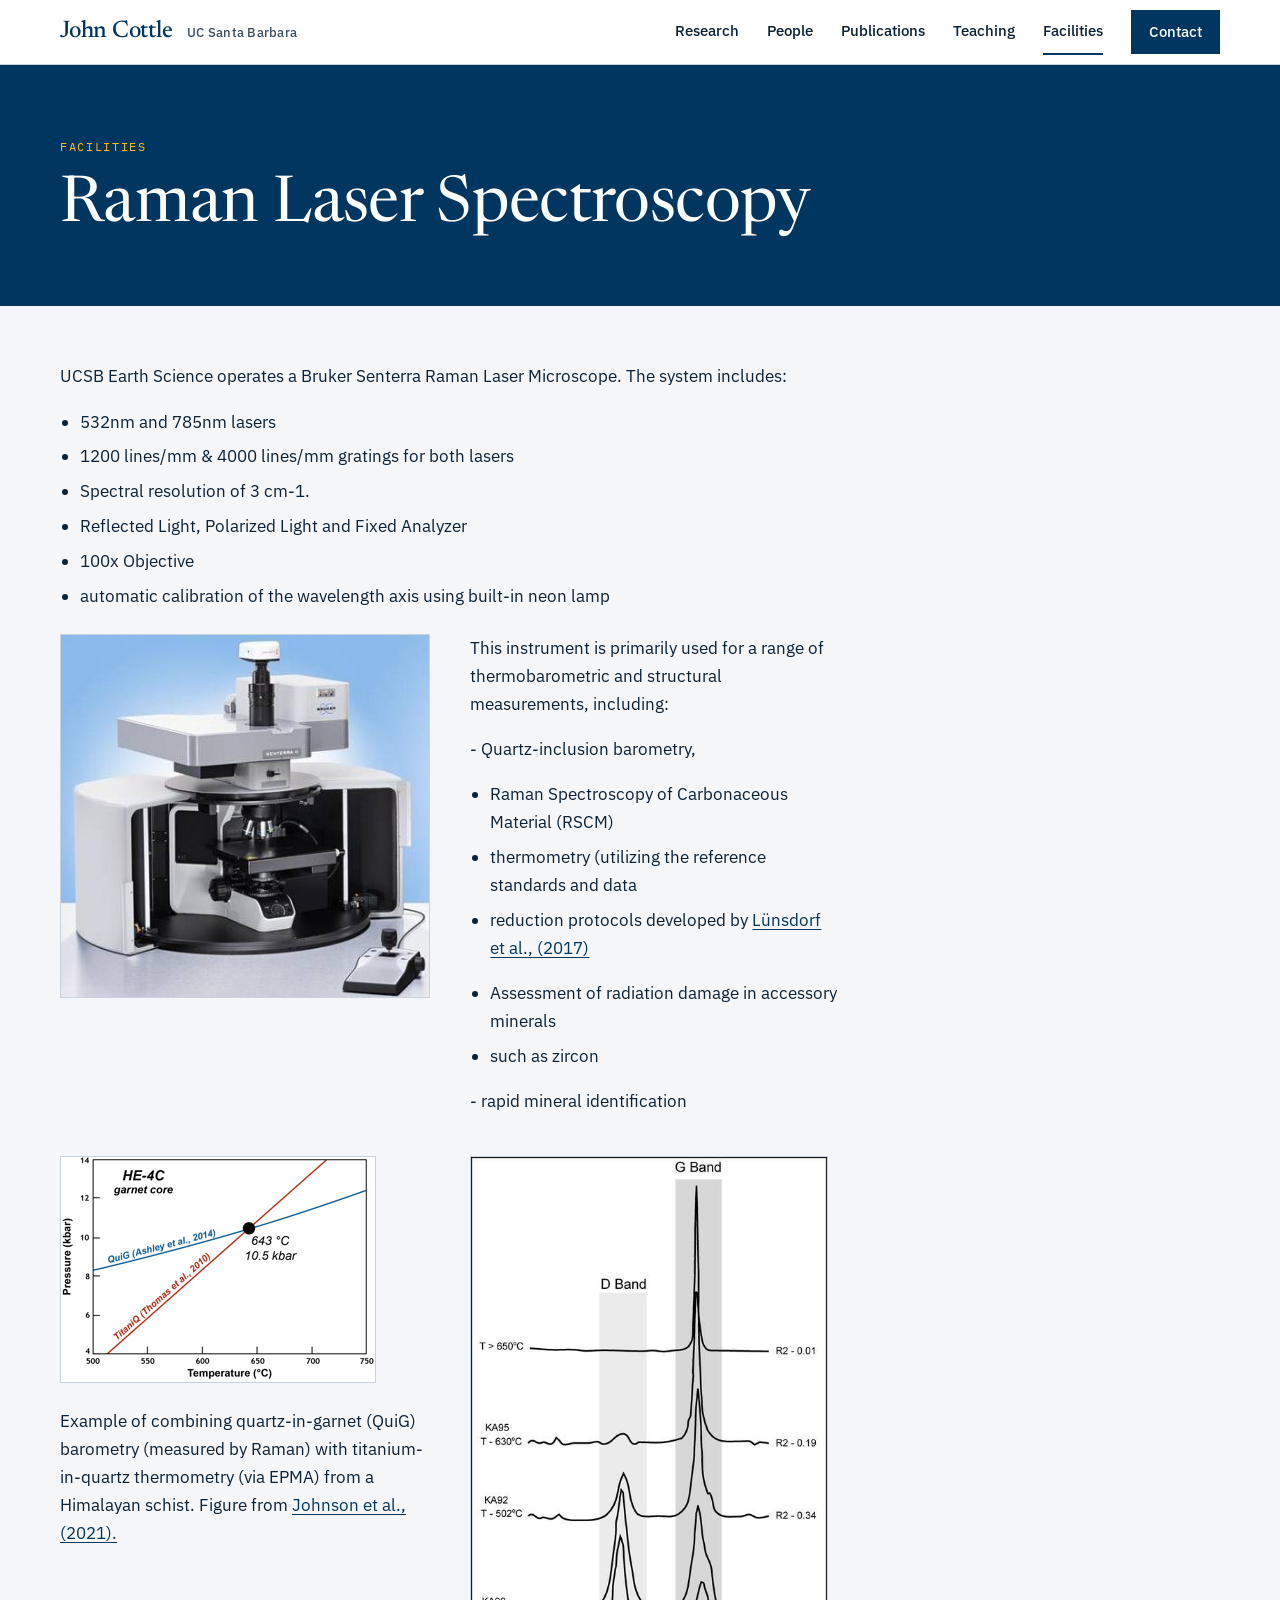
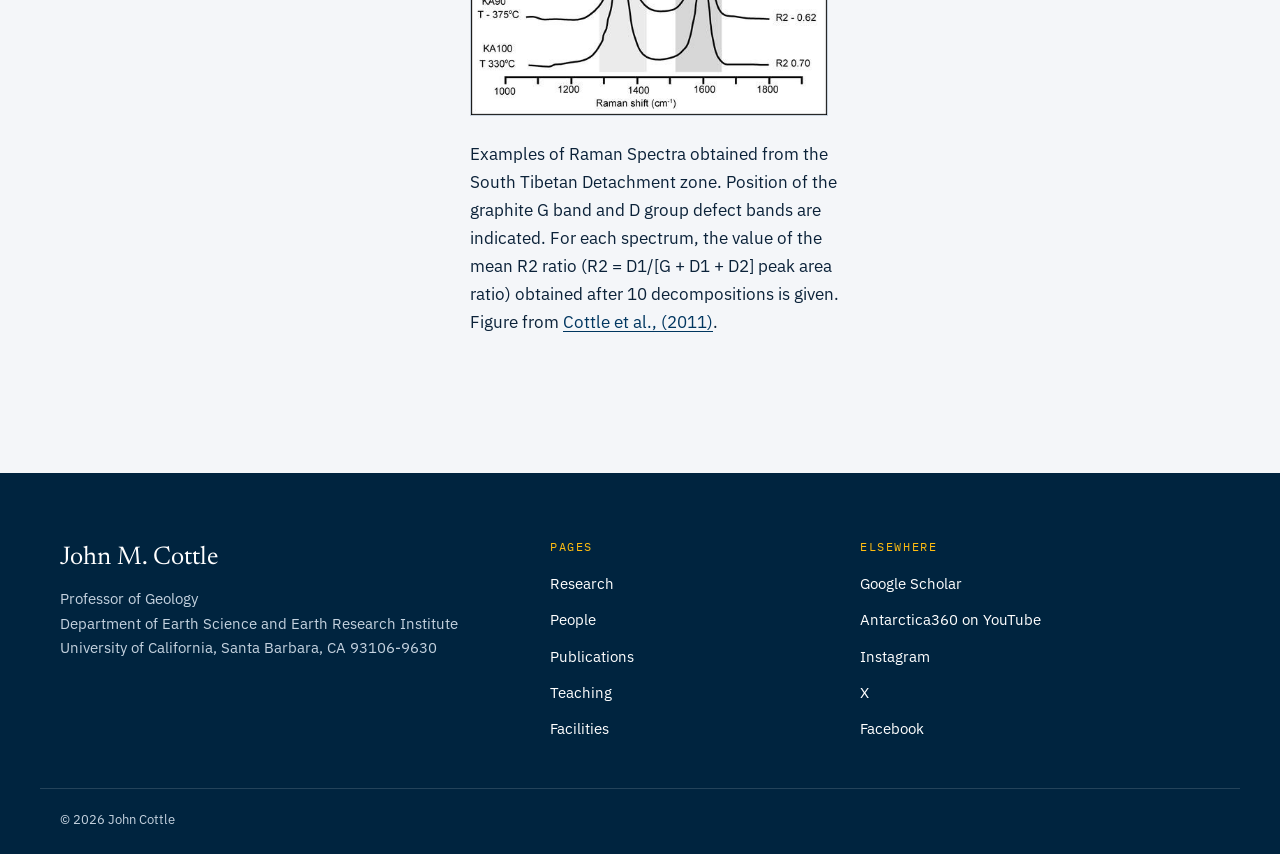
<file: raman-laser-spectroscopy.html>
<!doctype html>
<html lang="en">
<head>
<meta charset="utf-8">
<meta name="viewport" content="width=device-width, initial-scale=1">
<title>Raman Laser Spectroscopy | John Cottle</title>
<meta name="description" content="Raman laser spectroscopy facility in UC Santa Barbara Earth Science for mineral identification and inclusion analysis.">
<link rel="canonical" href="https://johncottle-geo.github.io/raman-laser-spectroscopy.html">
<meta property="og:type" content="website">
<meta property="og:site_name" content="John Cottle">
<meta property="og:title" content="Raman Laser Spectroscopy | John Cottle">
<meta property="og:description" content="Raman laser spectroscopy facility in UC Santa Barbara Earth Science for mineral identification and inclusion analysis.">
<meta property="og:url" content="https://johncottle-geo.github.io/raman-laser-spectroscopy.html">
<meta property="og:image" content="https://johncottle-geo.github.io/assets/img/john-cottle-003a-1.jpg">
<meta name="twitter:card" content="summary">
<meta name="author" content="John Cottle">
<link rel="icon" href="data:image/svg+xml,%3Csvg xmlns='http://www.w3.org/2000/svg' viewBox='0 0 32 32'%3E%3Crect width='32' height='32' fill='%23003660'/%3E%3Cpath d='M4 25 13 9l5 8 3-4 7 12z' fill='%23FEBC11'/%3E%3C/svg%3E">
<link rel="preconnect" href="https://fonts.googleapis.com">
<link rel="preconnect" href="https://fonts.gstatic.com" crossorigin>
<link rel="stylesheet" href="https://fonts.googleapis.com/css2?family=IBM+Plex+Mono:wght@400;500&family=IBM+Plex+Sans:wght@400;500;600&family=Newsreader:opsz,wght@6..72,400;6..72,500&display=swap">
<link rel="stylesheet" href="assets/style.css?v=20261028">
</head>
<body>
<a class="skip" href="#main">Skip to content</a>
<header class="site-header">
  <div class="wrap bar">
    <a class="brand" href="index.html">John Cottle <span>UC Santa Barbara</span></a>
    <button class="menu-btn" type="button" aria-expanded="false" aria-controls="nav" aria-label="Open menu">
      <svg width="22" height="22" viewBox="0 0 22 22" fill="none" stroke="currentColor" stroke-width="1.6" aria-hidden="true"><path d="M3 7h16M3 15h16"/></svg>
    </button>
    <nav id="nav" class="nav" aria-label="Primary">
      <a href="research.html">Research</a>
      <a href="people.html">People</a>
      <a href="publications.html">Publications</a>
      <a href="teaching.html">Teaching</a>
      <a href="facilities.html" aria-current="page">Facilities</a>
      <a class="nav-cta" href="index.html#contact">Contact</a>
    </nav>
  </div>
</header>
<main id="main">
<section class="page-hero"><div class="wrap"><p class="eyebrow">Facilities</p><h1>Raman Laser Spectroscopy</h1></div></section>
<div class="wrap prose-wrap"><div class="prose">
<p>UCSB Earth Science operates a Bruker Senterra Raman Laser Microscope. The system includes:</p>
<ul><li>532nm and 785nm lasers</li><li>1200 lines/mm &amp; 4000 lines/mm gratings for both lasers</li><li>Spectral resolution of 3 cm-1.</li><li>Reflected Light, Polarized Light and Fixed Analyzer</li><li>100x Objective</li><li>automatic calibration of the wavelength axis using built-in neon lamp</li></ul>
<div class="cols"><div><figure><img src="assets/img/raman_1.jpg" alt="Picture" loading="lazy"></figure></div><div><p>This instrument is primarily used for a range of thermobarometric and structural measurements, including:</p>
<p>- Quartz-inclusion barometry,</p>
<ul><li>Raman Spectroscopy of Carbonaceous Material (RSCM)</li><li>thermometry (utilizing the reference standards and data</li><li>reduction protocols developed by <a href="https://onlinelibrary.wiley.com/doi/full/10.1111/ggr.12178" rel="noopener" target="_blank">Lünsdorf</a><a href="https://onlinelibrary.wiley.com/doi/full/10.1111/ggr.12178" rel="noopener" target="_blank"> et al., (2017)</a></li></ul>
<ul><li>Assessment of radiation damage in accessory minerals</li><li>such as zircon</li></ul>
<p>- rapid mineral identification</p></div></div>
<div class="cols"><div><figure><img src="assets/img/johnson.png" alt="Picture" loading="lazy"></figure>
<p>Example of combining quartz-in-garnet (QuiG) barometry (measured by Raman) with titanium-in-quartz thermometry (via EPMA) from a Himalayan schist. Figure from <a href="https://onlinelibrary.wiley.com/doi/abs/10.1111/jmg.12583" rel="noopener" target="_blank">Johnson et al., (2021).</a></p></div><div><figure><img src="assets/img/figure-6.jpg" alt="Picture" loading="lazy"></figure>
<p>Examples of Raman Spectra obtained from the South Tibetan Detachment zone. Position of the graphite G band and D group defect bands are indicated. For each spectrum, the value of the mean R2 ratio (R2 = D1/[G + D1 + D2] peak area ratio) obtained after 10 decompositions is given. Figure from <a href="https://onlinelibrary.wiley.com/doi/full/10.1111/j.1525-1314.2011.00930.x" rel="noopener" target="_blank">Cottle et al., (2011)</a>.</p></div></div></div></div>
</main>
<footer class="site-footer">
  <div class="wrap foot">
    <div>
      <p class="foot-name">John M. Cottle</p>
      <p>Professor of Geology<br>Department of Earth Science and Earth Research Institute<br>University of California, Santa Barbara, CA 93106-9630</p>
    </div>
    <div>
      <p class="label">Pages</p>
      <ul>
        <li><a href="research.html">Research</a></li>
        <li><a href="people.html">People</a></li>
        <li><a href="publications.html">Publications</a></li>
        <li><a href="teaching.html">Teaching</a></li>
        <li><a href="facilities.html">Facilities</a></li>
      </ul>
    </div>
    <div>
      <p class="label">Elsewhere</p>
      <ul>
        <li><a href="http://scholar.google.com/citations?hl=en&amp;user=xeUMyxAAAAAJ&amp;view_op=list_works&amp;pagesize=100" rel="noopener">Google Scholar</a></li>
        <li><a href="https://www.youtube.com/user/Antarctica360" rel="noopener">Antarctica360 on YouTube</a></li>
        <li><a href="https://www.instagram.com/antarctica360/" rel="noopener">Instagram</a></li>
        <li><a href="https://twitter.com/antarctica360" rel="noopener">X</a></li>
        <li><a href="https://www.facebook.com/Antarctica360/" rel="noopener">Facebook</a></li>
      </ul>
    </div>
  </div>
  <div class="wrap legal"><p>&copy; <span id="year">2026</span> John Cottle</p></div>
</footer>
<script src="assets/site.js?v=20261028"></script>
</body>
</html>
</file>
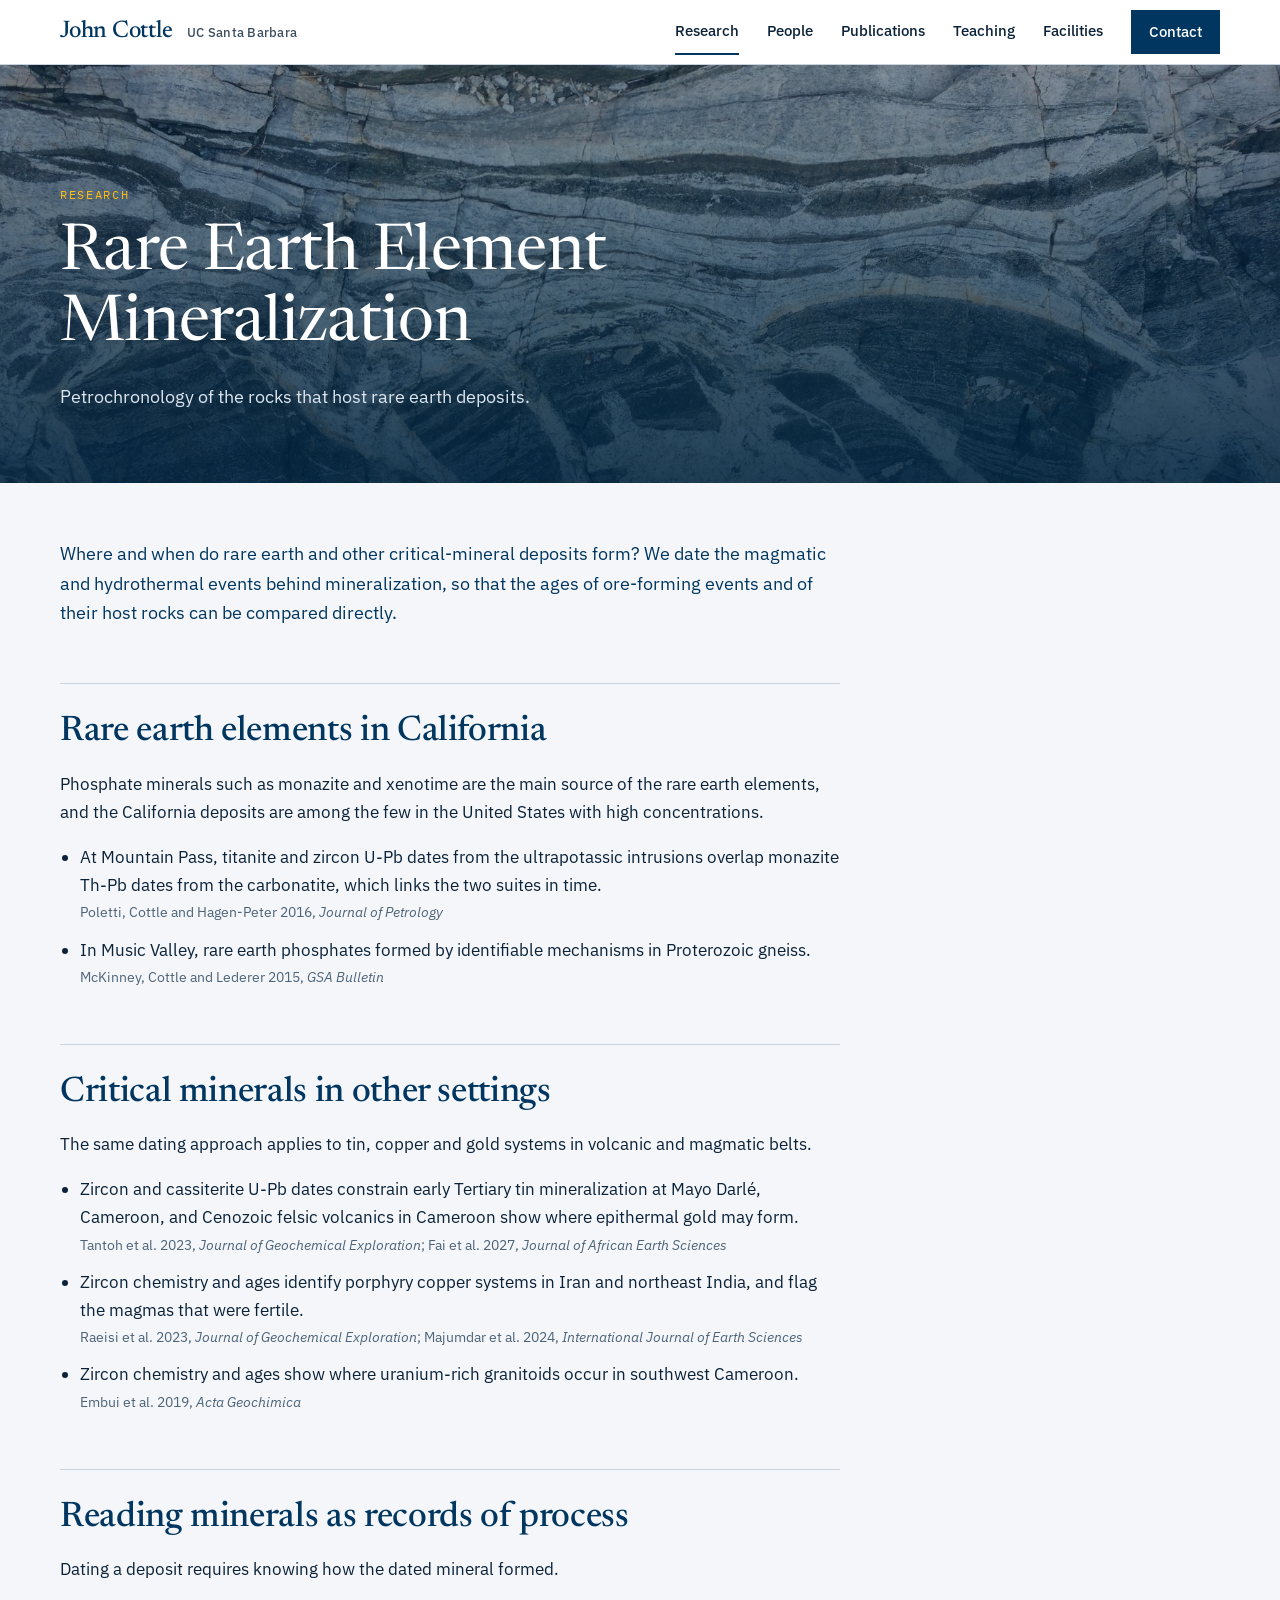
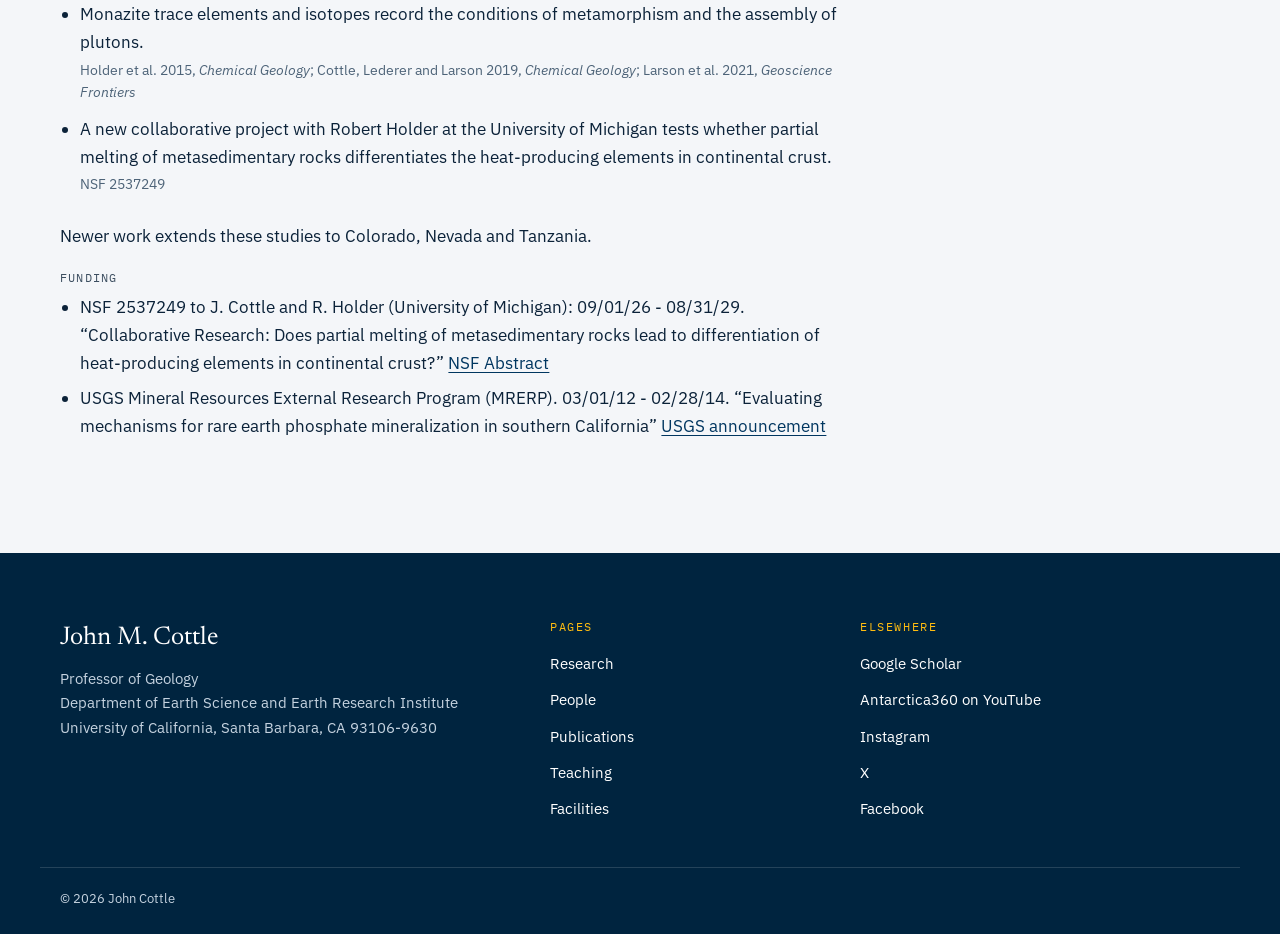
<file: rare-earth-element-mineralization.html>
<!doctype html>
<html lang="en">
<head>
<meta charset="utf-8">
<meta name="viewport" content="width=device-width, initial-scale=1">
<title>Rare Earth Element Mineralization | John Cottle</title>
<meta name="description" content="Petrochronology of rocks that host rare earth element deposits, using in situ U-Pb and Th-Pb dating of monazite, allanite and zircon at UC Santa Barbara.">
<link rel="canonical" href="https://johncottle-geo.github.io/rare-earth-element-mineralization.html">
<meta property="og:type" content="website">
<meta property="og:site_name" content="John Cottle">
<meta property="og:title" content="Rare Earth Element Mineralization | John Cottle">
<meta property="og:description" content="Petrochronology of rocks that host rare earth element deposits, using in situ U-Pb and Th-Pb dating of monazite, allanite and zircon at UC Santa Barbara.">
<meta property="og:url" content="https://johncottle-geo.github.io/rare-earth-element-mineralization.html">
<meta property="og:image" content="https://johncottle-geo.github.io/assets/img/john-cottle-003a-1.jpg">
<meta name="twitter:card" content="summary">
<meta name="author" content="John Cottle">
<link rel="icon" href="data:image/svg+xml,%3Csvg xmlns='http://www.w3.org/2000/svg' viewBox='0 0 32 32'%3E%3Crect width='32' height='32' fill='%23003660'/%3E%3Cpath d='M4 25 13 9l5 8 3-4 7 12z' fill='%23FEBC11'/%3E%3C/svg%3E">
<link rel="preconnect" href="https://fonts.googleapis.com">
<link rel="preconnect" href="https://fonts.gstatic.com" crossorigin>
<link rel="stylesheet" href="https://fonts.googleapis.com/css2?family=IBM+Plex+Mono:wght@400;500&family=IBM+Plex+Sans:wght@400;500;600&family=Newsreader:opsz,wght@6..72,400;6..72,500&display=swap">
<link rel="stylesheet" href="assets/style.css?v=20261028">
</head>
<body>
<a class="skip" href="#main">Skip to content</a>
<header class="site-header">
  <div class="wrap bar">
    <a class="brand" href="index.html">John Cottle <span>UC Santa Barbara</span></a>
    <button class="menu-btn" type="button" aria-expanded="false" aria-controls="nav" aria-label="Open menu">
      <svg width="22" height="22" viewBox="0 0 22 22" fill="none" stroke="currentColor" stroke-width="1.6" aria-hidden="true"><path d="M3 7h16M3 15h16"/></svg>
    </button>
    <nav id="nav" class="nav" aria-label="Primary">
      <a href="research.html" aria-current="page">Research</a>
      <a href="people.html">People</a>
      <a href="publications.html">Publications</a>
      <a href="teaching.html">Teaching</a>
      <a href="facilities.html">Facilities</a>
      <a class="nav-cta" href="index.html#contact">Contact</a>
    </nav>
  </div>
</header>
<main id="main">
<section class="page-hero has-img" style="background-image:url(assets/img/218338747.jpg)"><div class="wrap"><p class="eyebrow">Research</p><h1>Rare Earth Element Mineralization</h1><p class="lead">Petrochronology of the rocks that host rare earth deposits.</p></div></section>
<div class="wrap prose-wrap"><div class="prose"><p class="lede">Where and when do rare earth and other critical-mineral deposits form? We date the magmatic and hydrothermal events behind mineralization, so that the ages of ore-forming events and of their host rocks can be compared directly.</p>
<h2>Rare earth elements in California</h2>
<p>Phosphate minerals such as monazite and xenotime are the main source of the rare earth elements, and the California deposits are among the few in the United States with high concentrations.</p>
<ul class="findings">
<li>At Mountain Pass, titanite and zircon U-Pb dates from the ultrapotassic intrusions overlap monazite Th-Pb dates from the carbonatite, which links the two suites in time. <span class="cite">Poletti, Cottle and Hagen-Peter 2016, <em>Journal of Petrology</em></span></li>
<li>In Music Valley, rare earth phosphates formed by identifiable mechanisms in Proterozoic gneiss. <span class="cite">McKinney, Cottle and Lederer 2015, <em>GSA Bulletin</em></span></li>
</ul>
<h2>Critical minerals in other settings</h2>
<p>The same dating approach applies to tin, copper and gold systems in volcanic and magmatic belts.</p>
<ul class="findings">
<li>Zircon and cassiterite U-Pb dates constrain early Tertiary tin mineralization at Mayo Darl&eacute;, Cameroon, and Cenozoic felsic volcanics in Cameroon show where epithermal gold may form. <span class="cite">Tantoh et al. 2023, <em>Journal of Geochemical Exploration</em>; Fai et al. 2027, <em>Journal of African Earth Sciences</em></span></li>
<li>Zircon chemistry and ages identify porphyry copper systems in Iran and northeast India, and flag the magmas that were fertile. <span class="cite">Raeisi et al. 2023, <em>Journal of Geochemical Exploration</em>; Majumdar et al. 2024, <em>International Journal of Earth Sciences</em></span></li>
<li>Zircon chemistry and ages show where uranium-rich granitoids occur in southwest Cameroon. <span class="cite">Embui et al. 2019, <em>Acta Geochimica</em></span></li>
</ul>
<h2>Reading minerals as records of process</h2>
<p>Dating a deposit requires knowing how the dated mineral formed.</p>
<ul class="findings">
<li>Monazite trace elements and isotopes record the conditions of metamorphism and the assembly of plutons. <span class="cite">Holder et al. 2015, <em>Chemical Geology</em>; Cottle, Lederer and Larson 2019, <em>Chemical Geology</em>; Larson et al. 2021, <em>Geoscience Frontiers</em></span></li>
<li>A new collaborative project with Robert Holder at the University of Michigan tests whether partial melting of metasedimentary rocks differentiates the heat-producing elements in continental crust. <span class="cite">NSF 2537249</span></li>
</ul>
<p>Newer work extends these studies to Colorado, Nevada and Tanzania.</p>
<p class="lbl">Funding</p>
<ul><li>NSF 2537249 to J. Cottle and R. Holder (University of Michigan): 09/01/26 - 08/31/29. &ldquo;Collaborative Research: Does partial melting of metasedimentary rocks lead to differentiation of heat-producing elements in continental crust?&rdquo; <a href="https://www.nsf.gov/awardsearch/show-award?AWD_ID=2537249" rel="noopener" target="_blank">NSF Abstract</a></li><li>USGS Mineral Resources External Research Program (MRERP). 03/01/12 - 02/28/14. &ldquo;Evaluating mechanisms for rare earth phosphate mineralization in southern California&rdquo; <a href="http://www.usgs.gov/newsroom/article.asp?ID=3082" rel="noopener" target="_blank">USGS announcement</a></li></ul>
</div></div>
</main>
<footer class="site-footer">
  <div class="wrap foot">
    <div>
      <p class="foot-name">John M. Cottle</p>
      <p>Professor of Geology<br>Department of Earth Science and Earth Research Institute<br>University of California, Santa Barbara, CA 93106-9630</p>
    </div>
    <div>
      <p class="label">Pages</p>
      <ul>
        <li><a href="research.html">Research</a></li>
        <li><a href="people.html">People</a></li>
        <li><a href="publications.html">Publications</a></li>
        <li><a href="teaching.html">Teaching</a></li>
        <li><a href="facilities.html">Facilities</a></li>
      </ul>
    </div>
    <div>
      <p class="label">Elsewhere</p>
      <ul>
        <li><a href="http://scholar.google.com/citations?hl=en&amp;user=xeUMyxAAAAAJ&amp;view_op=list_works&amp;pagesize=100" rel="noopener">Google Scholar</a></li>
        <li><a href="https://www.youtube.com/user/Antarctica360" rel="noopener">Antarctica360 on YouTube</a></li>
        <li><a href="https://www.instagram.com/antarctica360/" rel="noopener">Instagram</a></li>
        <li><a href="https://twitter.com/antarctica360" rel="noopener">X</a></li>
        <li><a href="https://www.facebook.com/Antarctica360/" rel="noopener">Facebook</a></li>
      </ul>
    </div>
  </div>
  <div class="wrap legal"><p>&copy; <span id="year">2026</span> John Cottle</p></div>
</footer>
<script src="assets/site.js?v=20261028"></script>
</body>
</html>
</file>
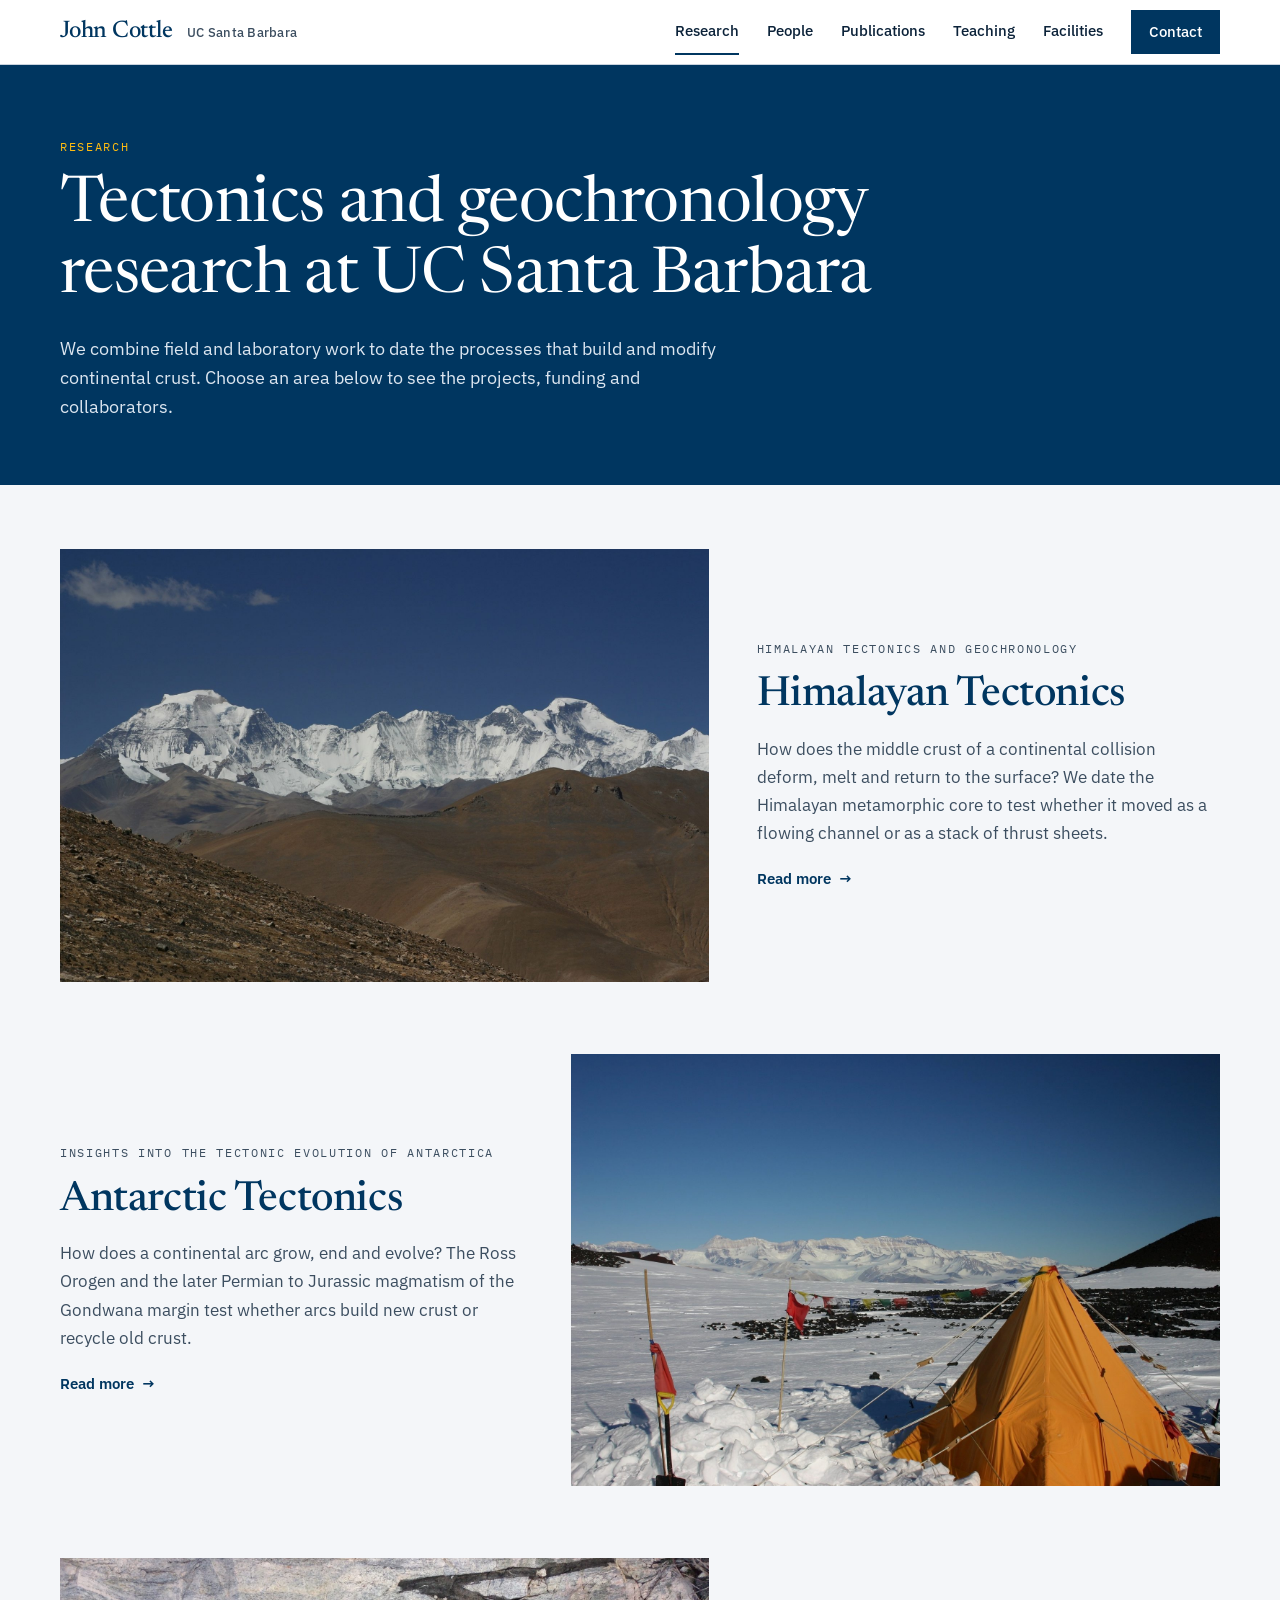
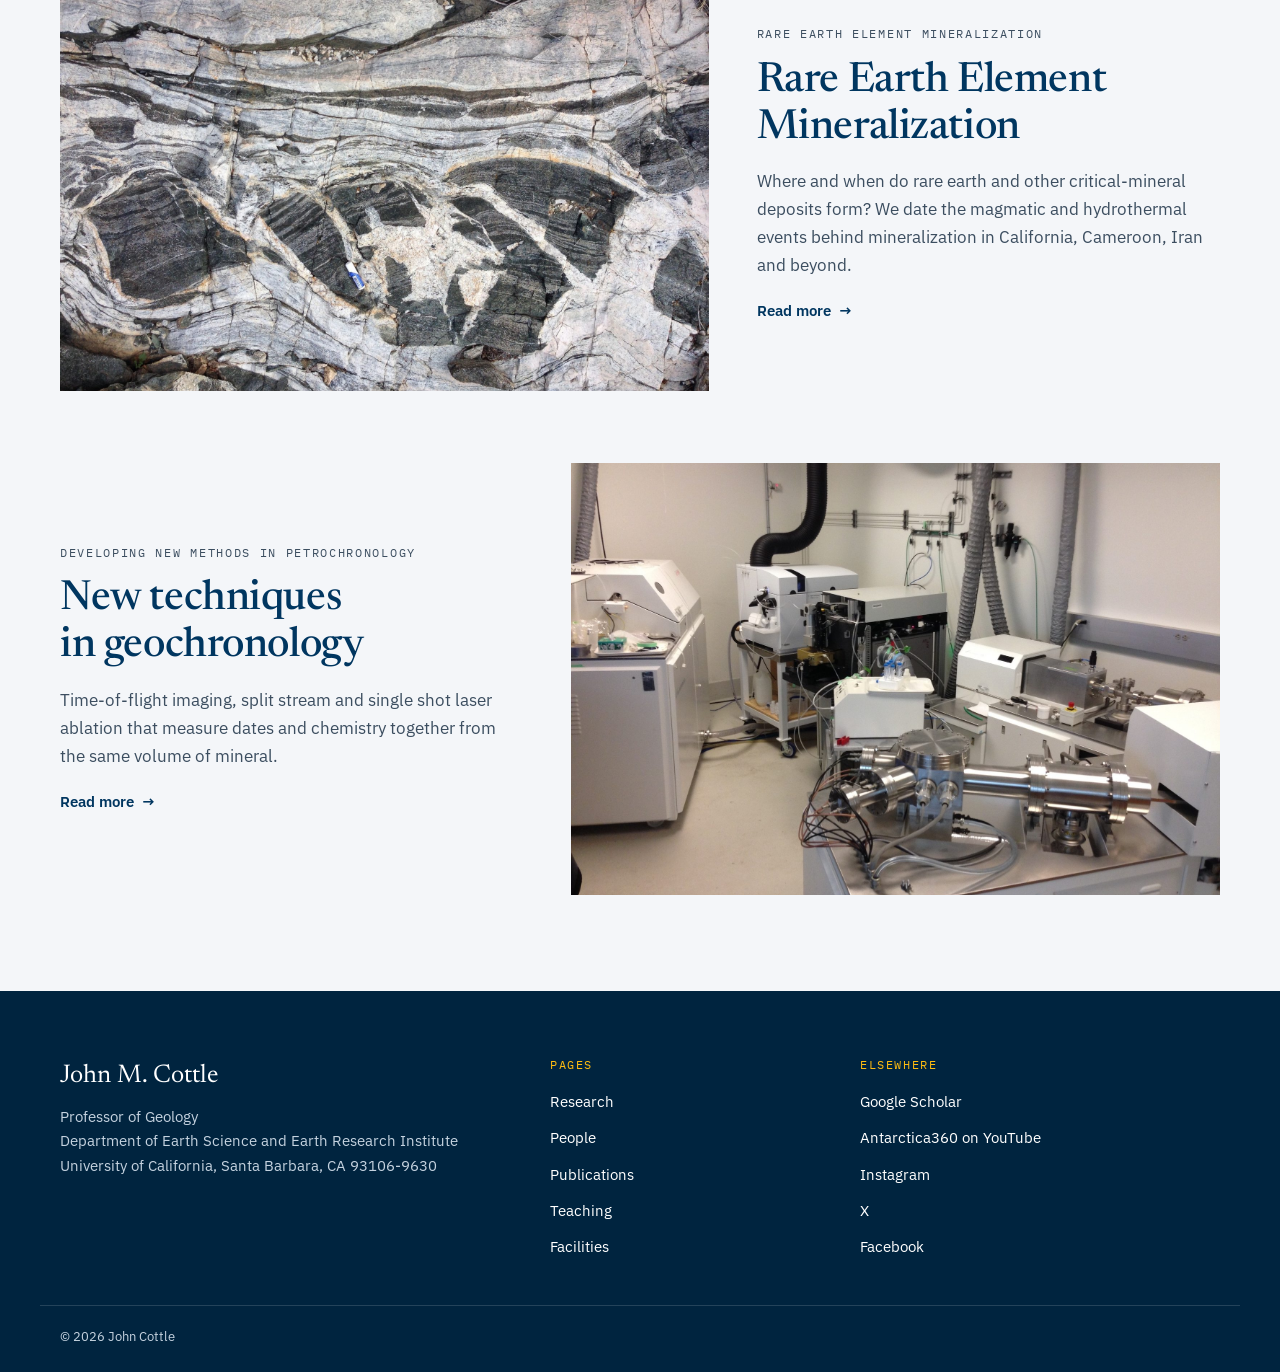
<file: research.html>
<!doctype html>
<html lang="en">
<head>
<meta charset="utf-8">
<meta name="viewport" content="width=device-width, initial-scale=1">
<title>Research | John Cottle</title>
<meta name="description" content="Research by John Cottle at UC Santa Barbara on Himalayan and Antarctic tectonics, rare earth element mineralization, and new techniques in laser ablation geochronology.">
<link rel="canonical" href="https://johncottle-geo.github.io/research.html">
<meta property="og:type" content="website">
<meta property="og:site_name" content="John Cottle">
<meta property="og:title" content="Research | John Cottle">
<meta property="og:description" content="Research by John Cottle at UC Santa Barbara on Himalayan and Antarctic tectonics, rare earth element mineralization, and new techniques in laser ablation geochronology.">
<meta property="og:url" content="https://johncottle-geo.github.io/research.html">
<meta property="og:image" content="https://johncottle-geo.github.io/assets/img/john-cottle-003a-1.jpg">
<meta name="twitter:card" content="summary">
<meta name="author" content="John Cottle">
<link rel="icon" href="data:image/svg+xml,%3Csvg xmlns='http://www.w3.org/2000/svg' viewBox='0 0 32 32'%3E%3Crect width='32' height='32' fill='%23003660'/%3E%3Cpath d='M4 25 13 9l5 8 3-4 7 12z' fill='%23FEBC11'/%3E%3C/svg%3E">
<link rel="preconnect" href="https://fonts.googleapis.com">
<link rel="preconnect" href="https://fonts.gstatic.com" crossorigin>
<link rel="stylesheet" href="https://fonts.googleapis.com/css2?family=IBM+Plex+Mono:wght@400;500&family=IBM+Plex+Sans:wght@400;500;600&family=Newsreader:opsz,wght@6..72,400;6..72,500&display=swap">
<link rel="stylesheet" href="assets/style.css?v=20261028">
</head>
<body>
<a class="skip" href="#main">Skip to content</a>
<header class="site-header">
  <div class="wrap bar">
    <a class="brand" href="index.html">John Cottle <span>UC Santa Barbara</span></a>
    <button class="menu-btn" type="button" aria-expanded="false" aria-controls="nav" aria-label="Open menu">
      <svg width="22" height="22" viewBox="0 0 22 22" fill="none" stroke="currentColor" stroke-width="1.6" aria-hidden="true"><path d="M3 7h16M3 15h16"/></svg>
    </button>
    <nav id="nav" class="nav" aria-label="Primary">
      <a href="research.html" aria-current="page">Research</a>
      <a href="people.html">People</a>
      <a href="publications.html">Publications</a>
      <a href="teaching.html">Teaching</a>
      <a href="facilities.html">Facilities</a>
      <a class="nav-cta" href="index.html#contact">Contact</a>
    </nav>
  </div>
</header>
<main id="main">
<section class="page-hero"><div class="wrap"><p class="eyebrow">Research</p><h1>Tectonics and geochronology research at UC Santa Barbara</h1>
<p class="lead">We combine field and laboratory work to date the processes that build and modify continental crust. Choose an area below to see the projects, funding and collaborators.</p></div></section>
<div class="wrap rows"><article class="row">
  <a class="row-img" href="himalayan-tectonics.html"><img src="assets/img/368618398.jpg" alt="Snow-covered peaks of the Himalaya above a dry brown ridge" loading="lazy"></a>
  <div class="row-text">
    <p class="eyebrow">Himalayan tectonics and geochronology</p>
    <h2><a href="himalayan-tectonics.html">Himalayan Tectonics</a></h2>
    <p>How does the middle crust of a continental collision deform, melt and return to the surface? We date the Himalayan metamorphic core to test whether it moved as a flowing channel or as a stack of thrust sheets.</p>
    <a class="more" href="himalayan-tectonics.html">Read more <span aria-hidden="true">&rarr;</span></a>
  </div>
</article>
<article class="row flip">
  <a class="row-img" href="antarctic-tectonics.html"><img src="assets/img/1478280758.jpg" alt="A field camp tent on the ice with the Transantarctic Mountains behind" loading="lazy"></a>
  <div class="row-text">
    <p class="eyebrow">Insights into the tectonic evolution of Antarctica</p>
    <h2><a href="antarctic-tectonics.html">Antarctic Tectonics</a></h2>
    <p>How does a continental arc grow, end and evolve? The Ross Orogen and the later Permian to Jurassic magmatism of the Gondwana margin test whether arcs build new crust or recycle old crust.</p>
    <a class="more" href="antarctic-tectonics.html">Read more <span aria-hidden="true">&rarr;</span></a>
  </div>
</article>
<article class="row">
  <a class="row-img" href="rare-earth-element-mineralization.html"><img src="assets/img/218338747.jpg" alt="Folded and banded gneiss in outcrop" loading="lazy"></a>
  <div class="row-text">
    <p class="eyebrow">Rare earth element mineralization</p>
    <h2><a href="rare-earth-element-mineralization.html">Rare Earth Element Mineralization</a></h2>
    <p>Where and when do rare earth and other critical-mineral deposits form? We date the magmatic and hydrothermal events behind mineralization in California, Cameroon, Iran and beyond.</p>
    <a class="more" href="rare-earth-element-mineralization.html">Read more <span aria-hidden="true">&rarr;</span></a>
  </div>
</article>
<article class="row flip">
  <a class="row-img" href="new-techniques-in-geochronology.html"><img src="assets/img/606222000.jpg" alt="Mass spectrometers and a laser ablation system in the UCSB laboratory" loading="lazy"></a>
  <div class="row-text">
    <p class="eyebrow">Developing new methods in petrochronology</p>
    <h2><a href="new-techniques-in-geochronology.html">New techniques in geochronology</a></h2>
    <p>Time-of-flight imaging, split stream and single shot laser ablation that measure dates and chemistry together from the same volume of mineral.</p>
    <a class="more" href="new-techniques-in-geochronology.html">Read more <span aria-hidden="true">&rarr;</span></a>
  </div>
</article>
</div>
</main>
<footer class="site-footer">
  <div class="wrap foot">
    <div>
      <p class="foot-name">John M. Cottle</p>
      <p>Professor of Geology<br>Department of Earth Science and Earth Research Institute<br>University of California, Santa Barbara, CA 93106-9630</p>
    </div>
    <div>
      <p class="label">Pages</p>
      <ul>
        <li><a href="research.html">Research</a></li>
        <li><a href="people.html">People</a></li>
        <li><a href="publications.html">Publications</a></li>
        <li><a href="teaching.html">Teaching</a></li>
        <li><a href="facilities.html">Facilities</a></li>
      </ul>
    </div>
    <div>
      <p class="label">Elsewhere</p>
      <ul>
        <li><a href="http://scholar.google.com/citations?hl=en&amp;user=xeUMyxAAAAAJ&amp;view_op=list_works&amp;pagesize=100" rel="noopener">Google Scholar</a></li>
        <li><a href="https://www.youtube.com/user/Antarctica360" rel="noopener">Antarctica360 on YouTube</a></li>
        <li><a href="https://www.instagram.com/antarctica360/" rel="noopener">Instagram</a></li>
        <li><a href="https://twitter.com/antarctica360" rel="noopener">X</a></li>
        <li><a href="https://www.facebook.com/Antarctica360/" rel="noopener">Facebook</a></li>
      </ul>
    </div>
  </div>
  <div class="wrap legal"><p>&copy; <span id="year">2026</span> John Cottle</p></div>
</footer>
<script src="assets/site.js?v=20261028"></script>
</body>
</html>
</file>
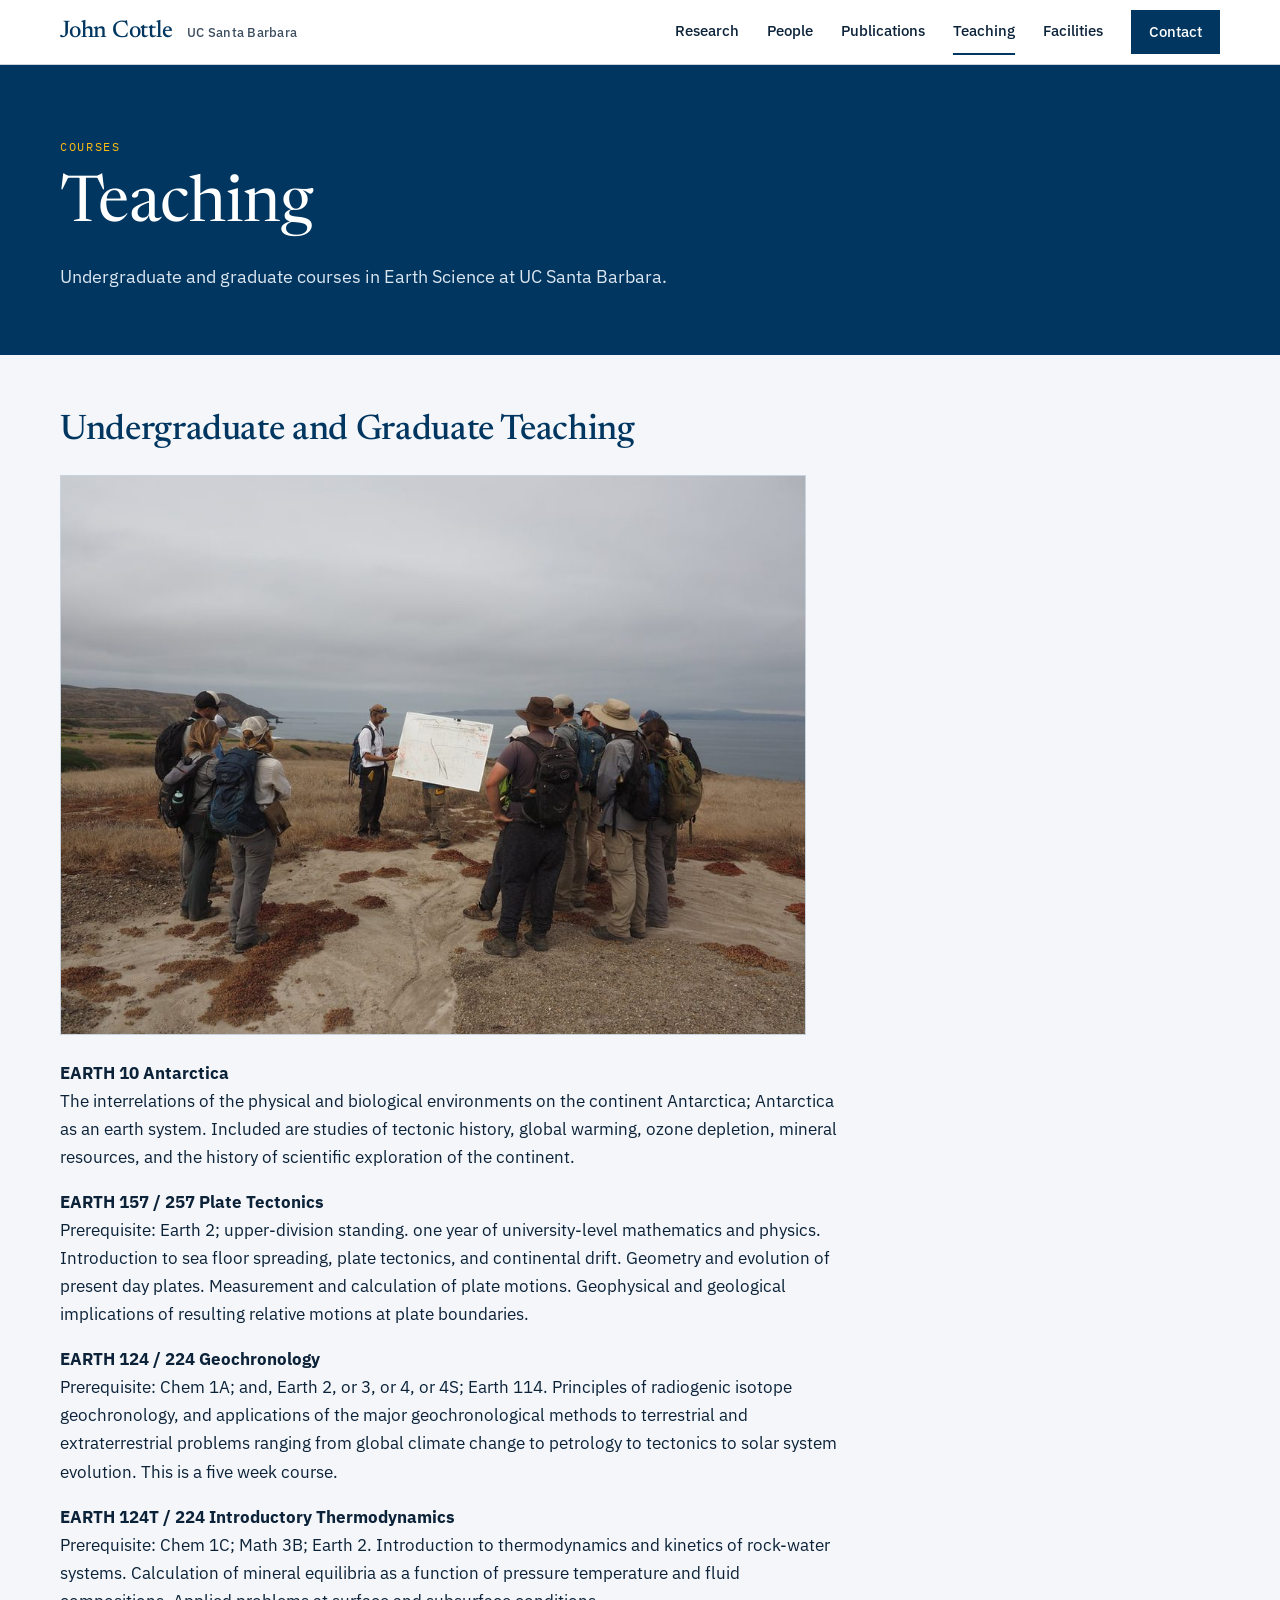
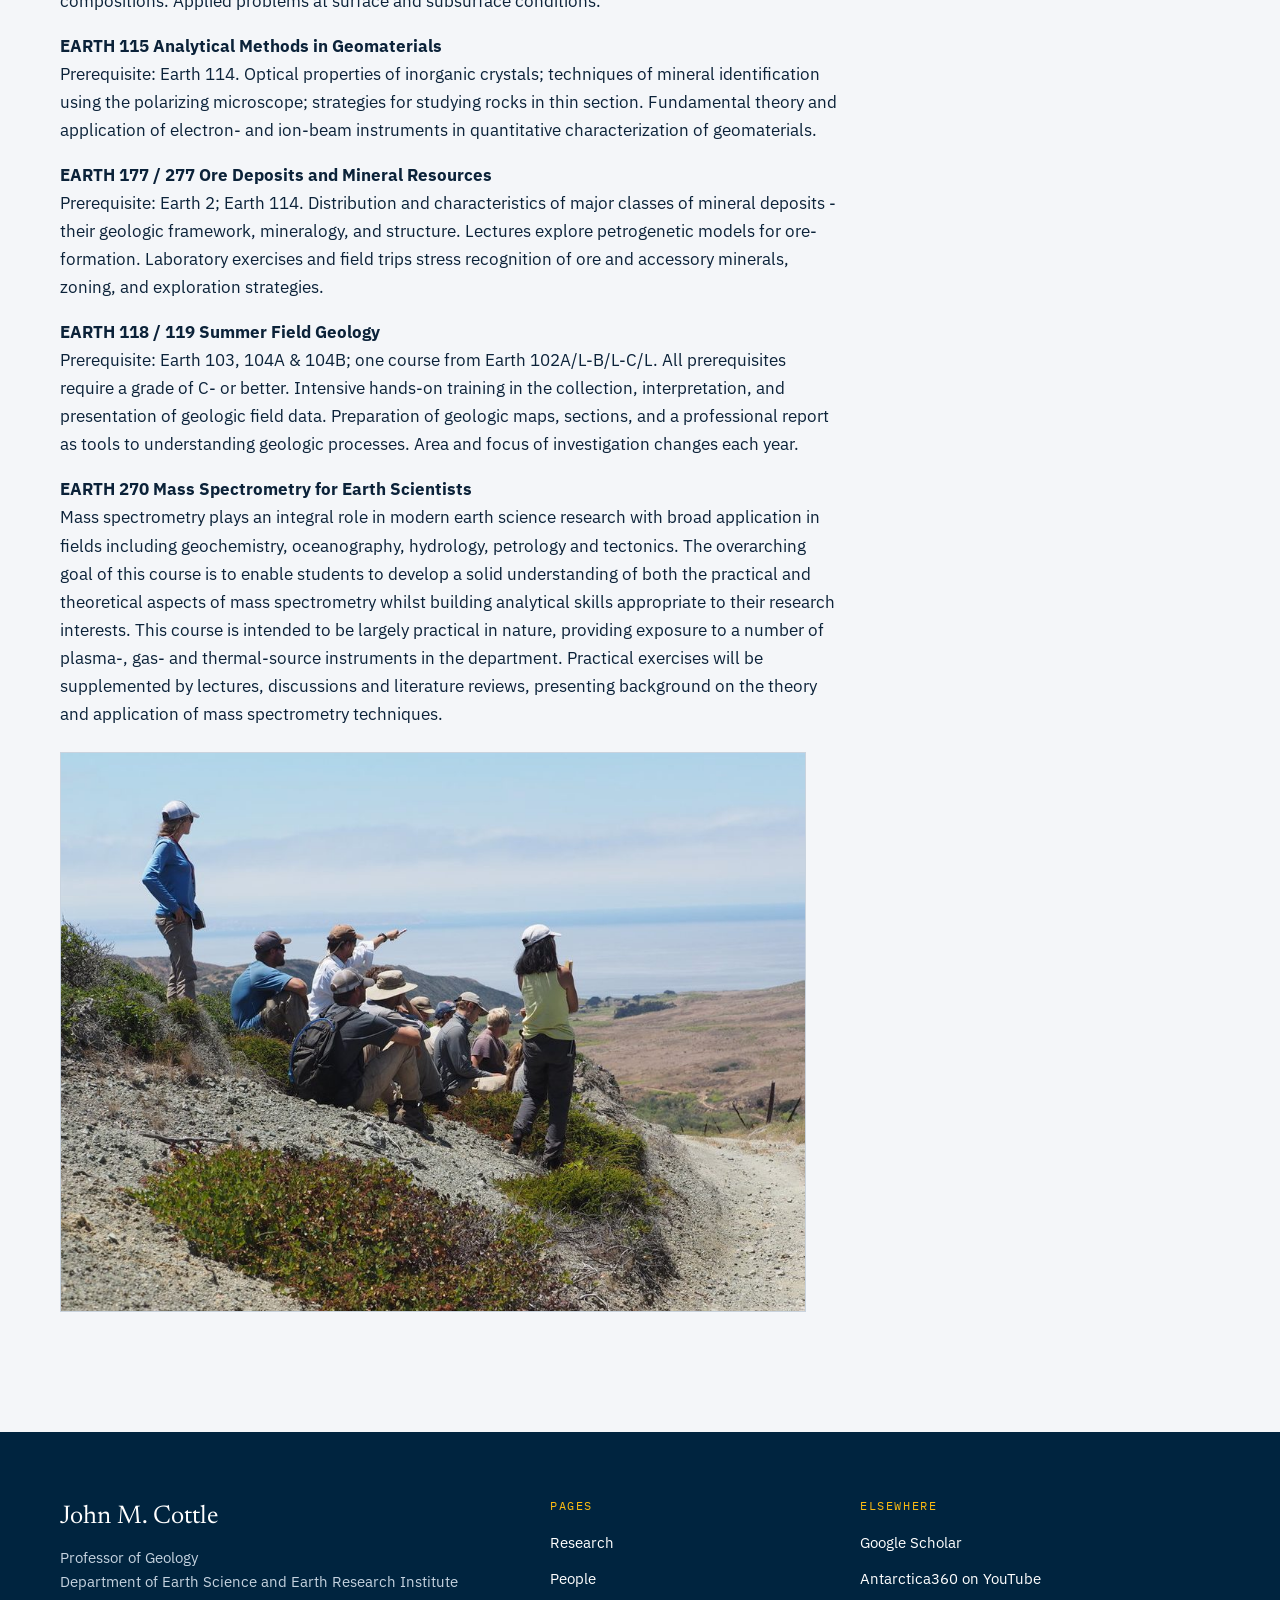
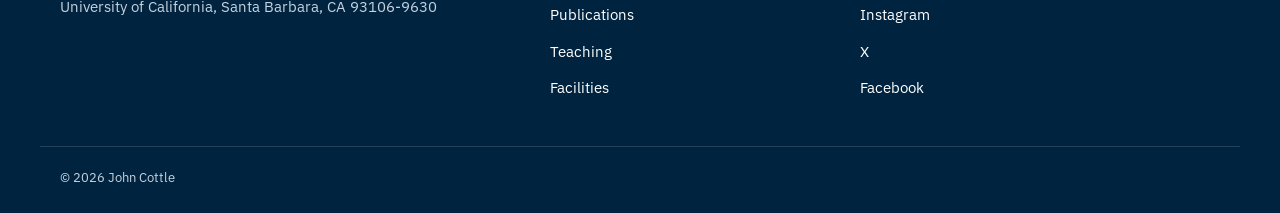
<file: teaching.html>
<!doctype html>
<html lang="en">
<head>
<meta charset="utf-8">
<meta name="viewport" content="width=device-width, initial-scale=1">
<title>Teaching | John Cottle</title>
<meta name="description" content="Undergraduate and graduate courses taught by John Cottle in Earth Science at UC Santa Barbara, including tectonics, petrology and field courses.">
<link rel="canonical" href="https://johncottle-geo.github.io/teaching.html">
<meta property="og:type" content="website">
<meta property="og:site_name" content="John Cottle">
<meta property="og:title" content="Teaching | John Cottle">
<meta property="og:description" content="Undergraduate and graduate courses taught by John Cottle in Earth Science at UC Santa Barbara, including tectonics, petrology and field courses.">
<meta property="og:url" content="https://johncottle-geo.github.io/teaching.html">
<meta property="og:image" content="https://johncottle-geo.github.io/assets/img/john-cottle-003a-1.jpg">
<meta name="twitter:card" content="summary">
<meta name="author" content="John Cottle">
<link rel="icon" href="data:image/svg+xml,%3Csvg xmlns='http://www.w3.org/2000/svg' viewBox='0 0 32 32'%3E%3Crect width='32' height='32' fill='%23003660'/%3E%3Cpath d='M4 25 13 9l5 8 3-4 7 12z' fill='%23FEBC11'/%3E%3C/svg%3E">
<link rel="preconnect" href="https://fonts.googleapis.com">
<link rel="preconnect" href="https://fonts.gstatic.com" crossorigin>
<link rel="stylesheet" href="https://fonts.googleapis.com/css2?family=IBM+Plex+Mono:wght@400;500&family=IBM+Plex+Sans:wght@400;500;600&family=Newsreader:opsz,wght@6..72,400;6..72,500&display=swap">
<link rel="stylesheet" href="assets/style.css?v=20261028">
</head>
<body>
<a class="skip" href="#main">Skip to content</a>
<header class="site-header">
  <div class="wrap bar">
    <a class="brand" href="index.html">John Cottle <span>UC Santa Barbara</span></a>
    <button class="menu-btn" type="button" aria-expanded="false" aria-controls="nav" aria-label="Open menu">
      <svg width="22" height="22" viewBox="0 0 22 22" fill="none" stroke="currentColor" stroke-width="1.6" aria-hidden="true"><path d="M3 7h16M3 15h16"/></svg>
    </button>
    <nav id="nav" class="nav" aria-label="Primary">
      <a href="research.html">Research</a>
      <a href="people.html">People</a>
      <a href="publications.html">Publications</a>
      <a href="teaching.html" aria-current="page">Teaching</a>
      <a href="facilities.html">Facilities</a>
      <a class="nav-cta" href="index.html#contact">Contact</a>
    </nav>
  </div>
</header>
<main id="main">
<section class="page-hero"><div class="wrap"><p class="eyebrow">Courses</p><h1>Teaching</h1><p class="lead">Undergraduate and graduate courses in Earth Science at UC Santa Barbara.</p></div></section>
<div class="wrap prose-wrap"><div class="prose"><h2>Undergraduate and Graduate Teaching</h2>
<figure><img src="assets/img/p7251246.jpg" alt="Picture" loading="lazy"></figure>
<p><strong>EARTH 10 Antarctica</strong><br>The interrelations of the physical and biological environments on the continent Antarctica; Antarctica as an earth system. Included are studies of tectonic history, global warming, ozone depletion, mineral resources, and the history of scientific exploration of the continent.</p>
<p><strong>EARTH 157 / 257 Plate Tectonics</strong><br>Prerequisite: Earth 2; upper-division standing. one year of university-level mathematics and physics. Introduction to sea floor spreading, plate tectonics, and continental drift. Geometry and evolution of present day plates. Measurement and calculation of plate motions. Geophysical and geological implications of resulting relative motions at plate boundaries.</p>
<p><strong>EARTH 124 / 224 Geochronology</strong><br>Prerequisite: Chem 1A; and, Earth 2, or 3, or 4, or 4S; Earth 114. Principles of radiogenic isotope geochronology, and applications of the major geochronological methods to terrestrial and extraterrestrial problems ranging from global climate change to petrology to tectonics to solar system evolution. This is a five week course.</p>
<p><strong>EARTH 124T / 224 Introductory Thermodynamics</strong><br>Prerequisite: Chem 1C; Math 3B; Earth 2. Introduction to thermodynamics and kinetics of rock-water systems. Calculation of mineral equilibria as a function of pressure temperature and fluid compositions. Applied problems at surface and subsurface conditions.</p>
<p><strong>EARTH 115 Analytical Methods in Geomaterials</strong><br>Prerequisite: Earth 114. Optical properties of inorganic crystals; techniques of mineral identification using the polarizing microscope; strategies for studying rocks in thin section. Fundamental theory and application of electron- and ion-beam instruments in quantitative characterization of geomaterials.</p>
<p><strong>EARTH 177 / 277 Ore Deposits and Mineral Resources</strong><br>Prerequisite: Earth 2; Earth 114. Distribution and characteristics of major classes of mineral deposits - their geologic framework, mineralogy, and structure. Lectures explore petrogenetic models for ore-formation. Laboratory exercises and field trips stress recognition of ore and accessory minerals, zoning, and exploration strategies.</p>
<p><strong>EARTH 118 / 119 Summer Field Geology</strong><br>Prerequisite: Earth 103, 104A &amp; 104B; one course from Earth 102A/L-B/L-C/L. All prerequisites require a grade of C- or better. Intensive hands-on training in the collection, interpretation, and presentation of geologic field data. Preparation of geologic maps, sections, and a professional report as tools to understanding geologic processes. Area and focus of investigation changes each year.</p>
<p><strong>EARTH 270 Mass Spectrometry for Earth Scientists</strong><br>Mass spectrometry plays an integral role in modern earth science research with broad application in fields including geochemistry, oceanography, hydrology, petrology and tectonics. The overarching goal of this course is to enable students to develop a solid understanding of both the practical and theoretical aspects of mass spectrometry whilst building analytical skills appropriate to their research interests. This course is intended to be largely practical in nature, providing exposure to a number of plasma-, gas- and thermal-source instruments in the department. Practical exercises will be supplemented by lectures, discussions and literature reviews, presenting background on the theory and application of mass spectrometry techniques.</p>
<figure><img src="assets/img/p7251334.jpg" alt="Picture" loading="lazy"></figure></div></div>
</main>
<footer class="site-footer">
  <div class="wrap foot">
    <div>
      <p class="foot-name">John M. Cottle</p>
      <p>Professor of Geology<br>Department of Earth Science and Earth Research Institute<br>University of California, Santa Barbara, CA 93106-9630</p>
    </div>
    <div>
      <p class="label">Pages</p>
      <ul>
        <li><a href="research.html">Research</a></li>
        <li><a href="people.html">People</a></li>
        <li><a href="publications.html">Publications</a></li>
        <li><a href="teaching.html">Teaching</a></li>
        <li><a href="facilities.html">Facilities</a></li>
      </ul>
    </div>
    <div>
      <p class="label">Elsewhere</p>
      <ul>
        <li><a href="http://scholar.google.com/citations?hl=en&amp;user=xeUMyxAAAAAJ&amp;view_op=list_works&amp;pagesize=100" rel="noopener">Google Scholar</a></li>
        <li><a href="https://www.youtube.com/user/Antarctica360" rel="noopener">Antarctica360 on YouTube</a></li>
        <li><a href="https://www.instagram.com/antarctica360/" rel="noopener">Instagram</a></li>
        <li><a href="https://twitter.com/antarctica360" rel="noopener">X</a></li>
        <li><a href="https://www.facebook.com/Antarctica360/" rel="noopener">Facebook</a></li>
      </ul>
    </div>
  </div>
  <div class="wrap legal"><p>&copy; <span id="year">2026</span> John Cottle</p></div>
</footer>
<script src="assets/site.js?v=20261028"></script>
</body>
</html>
</file>
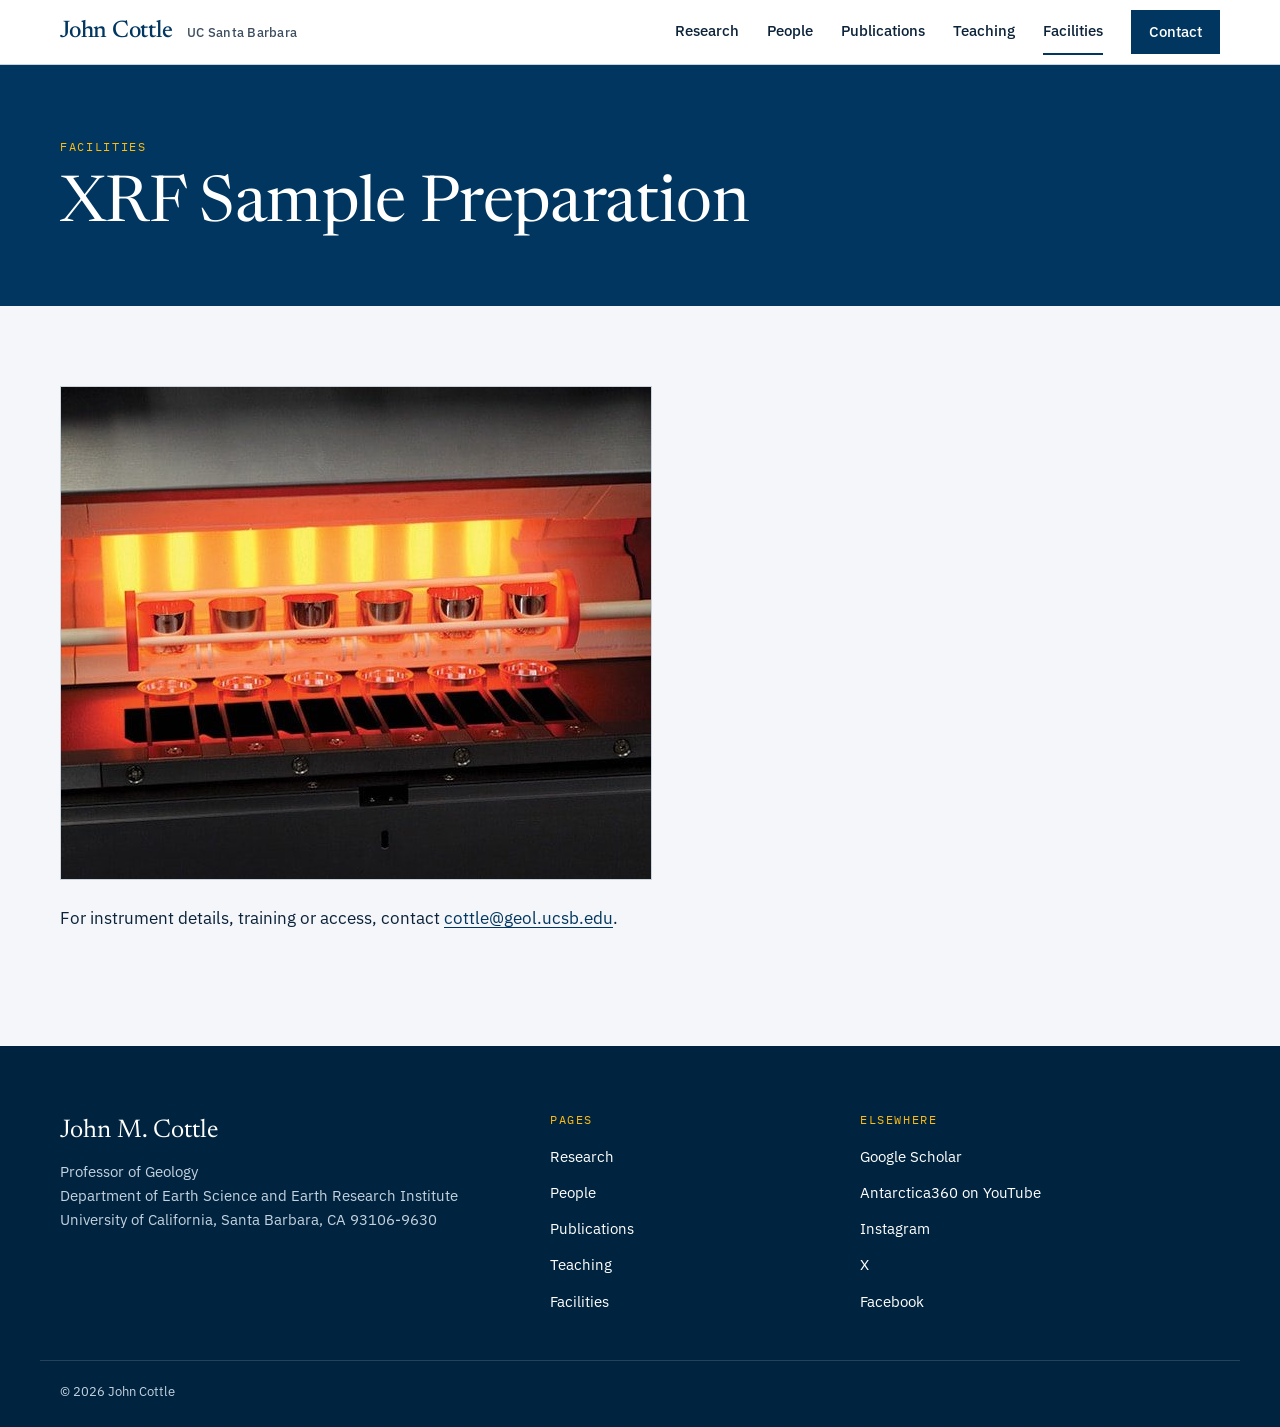
<file: xrf-prep-lab.html>
<!doctype html>
<html lang="en">
<head>
<meta charset="utf-8">
<meta name="viewport" content="width=device-width, initial-scale=1">
<title>XRF Sample Preparation | John Cottle</title>
<meta name="description" content="X-ray fluorescence sample preparation laboratory in UC Santa Barbara Earth Science.">
<link rel="canonical" href="https://johncottle-geo.github.io/xrf-prep-lab.html">
<meta property="og:type" content="website">
<meta property="og:site_name" content="John Cottle">
<meta property="og:title" content="XRF Sample Preparation | John Cottle">
<meta property="og:description" content="X-ray fluorescence sample preparation laboratory in UC Santa Barbara Earth Science.">
<meta property="og:url" content="https://johncottle-geo.github.io/xrf-prep-lab.html">
<meta property="og:image" content="https://johncottle-geo.github.io/assets/img/john-cottle-003a-1.jpg">
<meta name="twitter:card" content="summary">
<meta name="author" content="John Cottle">
<link rel="icon" href="data:image/svg+xml,%3Csvg xmlns='http://www.w3.org/2000/svg' viewBox='0 0 32 32'%3E%3Crect width='32' height='32' fill='%23003660'/%3E%3Cpath d='M4 25 13 9l5 8 3-4 7 12z' fill='%23FEBC11'/%3E%3C/svg%3E">
<link rel="preconnect" href="https://fonts.googleapis.com">
<link rel="preconnect" href="https://fonts.gstatic.com" crossorigin>
<link rel="stylesheet" href="https://fonts.googleapis.com/css2?family=IBM+Plex+Mono:wght@400;500&family=IBM+Plex+Sans:wght@400;500;600&family=Newsreader:opsz,wght@6..72,400;6..72,500&display=swap">
<link rel="stylesheet" href="assets/style.css?v=20261028">
</head>
<body>
<a class="skip" href="#main">Skip to content</a>
<header class="site-header">
  <div class="wrap bar">
    <a class="brand" href="index.html">John Cottle <span>UC Santa Barbara</span></a>
    <button class="menu-btn" type="button" aria-expanded="false" aria-controls="nav" aria-label="Open menu">
      <svg width="22" height="22" viewBox="0 0 22 22" fill="none" stroke="currentColor" stroke-width="1.6" aria-hidden="true"><path d="M3 7h16M3 15h16"/></svg>
    </button>
    <nav id="nav" class="nav" aria-label="Primary">
      <a href="research.html">Research</a>
      <a href="people.html">People</a>
      <a href="publications.html">Publications</a>
      <a href="teaching.html">Teaching</a>
      <a href="facilities.html" aria-current="page">Facilities</a>
      <a class="nav-cta" href="index.html#contact">Contact</a>
    </nav>
  </div>
</header>
<main id="main">
<section class="page-hero"><div class="wrap"><p class="eyebrow">Facilities</p><h1>XRF Sample Preparation</h1></div></section>
<div class="wrap prose-wrap"><div class="prose"><figure><img src="assets/img/xrf.jpg" alt="Samples in a fusion furnace" loading="lazy"></figure><p>For instrument details, training or access, contact <a href="mailto:cottle@geol.ucsb.edu">cottle@geol.ucsb.edu</a>.</p></div></div>
</main>
<footer class="site-footer">
  <div class="wrap foot">
    <div>
      <p class="foot-name">John M. Cottle</p>
      <p>Professor of Geology<br>Department of Earth Science and Earth Research Institute<br>University of California, Santa Barbara, CA 93106-9630</p>
    </div>
    <div>
      <p class="label">Pages</p>
      <ul>
        <li><a href="research.html">Research</a></li>
        <li><a href="people.html">People</a></li>
        <li><a href="publications.html">Publications</a></li>
        <li><a href="teaching.html">Teaching</a></li>
        <li><a href="facilities.html">Facilities</a></li>
      </ul>
    </div>
    <div>
      <p class="label">Elsewhere</p>
      <ul>
        <li><a href="http://scholar.google.com/citations?hl=en&amp;user=xeUMyxAAAAAJ&amp;view_op=list_works&amp;pagesize=100" rel="noopener">Google Scholar</a></li>
        <li><a href="https://www.youtube.com/user/Antarctica360" rel="noopener">Antarctica360 on YouTube</a></li>
        <li><a href="https://www.instagram.com/antarctica360/" rel="noopener">Instagram</a></li>
        <li><a href="https://twitter.com/antarctica360" rel="noopener">X</a></li>
        <li><a href="https://www.facebook.com/Antarctica360/" rel="noopener">Facebook</a></li>
      </ul>
    </div>
  </div>
  <div class="wrap legal"><p>&copy; <span id="year">2026</span> John Cottle</p></div>
</footer>
<script src="assets/site.js?v=20261028"></script>
</body>
</html>
</file>
<file: assets/style.css>
/* John Cottle site. UCSB navy and gold.
   Tokens first, then base, layout, components and pages. */
:root {
  --navy: #003660;
  --navy-deep: #00243F;
  --gold: #FEBC11;
  --paper: #F4F6F9;
  --white: #FFFFFF;
  --ink: #0B2239;
  --muted: #3C4E60;
  --line: #C9D3DE;
  --wash: #E6EDF4;
  --display: 'Newsreader', Georgia, 'Times New Roman', serif;
  --body: 'IBM Plex Sans', system-ui, -apple-system, 'Segoe UI', sans-serif;
  --mono: 'IBM Plex Mono', ui-monospace, 'SF Mono', Menlo, monospace;
  --gutter: max(20px, env(safe-area-inset-left, 0px));
}

*, *::before, *::after { box-sizing: border-box; }
html { scroll-behavior: smooth; scroll-padding-top: 5.5rem; -webkit-text-size-adjust: 100%; }
body { margin: 0; background: var(--paper); color: var(--ink); font-family: var(--body); font-size: 17px; line-height: 1.65; overflow-x: hidden; }
img { max-width: 100%; height: auto; display: block; }
a { color: var(--navy); text-decoration-thickness: 1px; text-underline-offset: 3px; }
a:hover { color: #00538A; }
:focus-visible { outline: 2px solid var(--navy); outline-offset: 3px; }
h1, h2, h3 { font-family: var(--display); font-weight: 500; line-height: 1.12; letter-spacing: -0.01em; text-wrap: balance; margin: 0; }
p { margin: 0 0 1em; }

.skip { position: absolute; left: -999px; top: 8px; background: var(--gold); color: var(--navy-deep); padding: 10px 16px; z-index: 100; }
.skip:focus { left: 8px; }
.wrap { width: 100%; max-width: 1200px; margin: 0 auto; padding-left: max(20px, env(safe-area-inset-left, 0px)); padding-right: max(20px, env(safe-area-inset-right, 0px)); }
.eyebrow { font-family: var(--mono); font-size: .75rem; letter-spacing: .14em; text-transform: uppercase; color: var(--gold); margin: 0 0 14px; }
.eyebrow.dark { color: var(--navy); }

/* ---------- header ---------- */
.site-header { position: sticky; top: env(safe-area-inset-top, 0px); z-index: 50; background: rgba(255,255,255,.94); backdrop-filter: blur(10px); -webkit-backdrop-filter: blur(10px); border-bottom: 1px solid var(--line); }
.bar { display: flex; align-items: center; justify-content: space-between; min-height: 64px; gap: 16px; flex-wrap: wrap; }
.brand { font-family: var(--display); font-size: 1.5rem; font-weight: 500; color: var(--navy); text-decoration: none; letter-spacing: -.01em; }
.brand span { font-family: var(--body); font-size: .8rem; font-weight: 500; color: var(--muted); margin-left: 10px; letter-spacing: .02em; }
.nav { display: flex; align-items: center; gap: 28px; }
.nav a { font-size: .92rem; font-weight: 500; color: var(--ink); text-decoration: none; padding: 10px 0; border-bottom: 2px solid transparent; transition: border-color .2s, color .2s; }
.nav a:hover { color: var(--navy); border-bottom-color: var(--gold); }
.nav a[aria-current="page"] { border-bottom-color: var(--navy); }
.nav .nav-cta { background: var(--navy); color: #fff; padding: 10px 18px; border: 0; transition: transform .2s, background .2s; }
.nav .nav-cta:hover { background: var(--navy-deep); color: #fff; transform: translateY(-1px); }
.menu-btn { display: none; width: 44px; height: 44px; border: 1px solid var(--line); background: transparent; color: var(--navy); align-items: center; justify-content: center; cursor: pointer; }

/* ---------- home hero ---------- */
.hero { background-size: cover; background-position: center 35%; position: relative; color: #fff; }
.hero::before { content: ""; position: absolute; inset: 0; background: linear-gradient(90deg, rgba(0,36,63,.93) 0%, rgba(0,36,63,.78) 45%, rgba(0,36,63,.25) 100%); }
.hero-in { position: relative; padding-top: 96px; padding-bottom: 104px; max-width: 1200px; }
.hero h1 { font-size: clamp(2.4rem, 6.4vw, 5rem); max-width: 14ch; margin-bottom: 28px; font-weight: 400; }
.hero-p { max-width: 58ch; font-size: 1.08rem; color: #DCE6F0; }
.actions { display: flex; gap: 12px; flex-wrap: wrap; margin-top: 32px; }
.btn-gold, .btn-line, .btn-solid { display: inline-flex; align-items: center; min-height: 50px; padding: 0 26px; font-weight: 600; font-size: .92rem; text-decoration: none; transition: transform .2s, box-shadow .2s, background .2s; }
.btn-gold { background: var(--gold); color: var(--navy-deep); }
.btn-gold:hover { color: var(--navy-deep); transform: translateY(-2px); box-shadow: 0 8px 22px rgba(0,0,0,.25); }
.btn-line { border: 1px solid rgba(255,255,255,.6); color: #fff; }
.btn-line:hover { color: #fff; border-color: var(--gold); transform: translateY(-2px); }
.btn-solid { background: var(--navy); color: #fff; }
.btn-solid:hover { background: var(--navy-deep); color: #fff; transform: translateY(-2px); }

/* ---------- sections ---------- */
.section { padding-top: 96px; padding-bottom: 96px; }
.section.alt { background: var(--white); border-top: 1px solid var(--line); border-bottom: 1px solid var(--line); }
.sec-head { display: grid; grid-template-columns: minmax(0, 7fr) minmax(0, 5fr); gap: 16px 48px; align-items: end; margin-bottom: 48px; }
.sec-head .eyebrow { grid-column: 1 / -1; margin-bottom: 0; }
.sec-head h2 { font-size: clamp(2rem, 4.4vw, 3.2rem); }
.sec-head p { color: var(--muted); margin: 0; }
.after { margin: 32px 0 0; }
.more { font-weight: 600; font-size: .92rem; color: var(--navy); text-decoration: none; display: inline-flex; gap: 8px; align-items: center; }
.more span { transition: transform .25s; }
a:hover > .more span, .more:hover span, a:hover .more span { transform: translateX(4px); }

.card-grid { display: grid; grid-template-columns: repeat(auto-fit, minmax(250px, 1fr)); gap: 24px; }
.card { display: flex; flex-direction: column; background: var(--white); border: 1px solid var(--line); color: var(--ink); text-decoration: none; transition: transform .3s, border-color .3s, box-shadow .3s; }
.card:hover { transform: translateY(-4px); border-color: var(--navy); box-shadow: 0 14px 30px rgba(0,54,96,.12); color: var(--ink); }
.card-img { aspect-ratio: 3 / 2; overflow: hidden; background: var(--wash); display: block; }
.card-img img { width: 100%; height: 100%; object-fit: cover; transition: transform .6s; }
.card:hover .card-img img { transform: scale(1.04); }
.card-body { display: flex; flex-direction: column; gap: 12px; padding: 22px 22px 24px; flex: 1; }
.card-title { font-family: var(--display); font-size: 1.5rem; line-height: 1.15; font-weight: 500; color: var(--navy); }
.card-text { font-size: .93rem; color: var(--muted); line-height: 1.55; }
.card-body .more { margin-top: auto; padding-top: 8px; }

.mini-grid { display: grid; grid-template-columns: repeat(3, minmax(0, 1fr)); gap: 24px; }
.mini { display: block; text-decoration: none; color: var(--ink); border: 1px solid var(--line); background: var(--paper); transition: transform .3s, border-color .3s; }
.mini:hover { transform: translateY(-3px); border-color: var(--navy); color: var(--ink); }
.mini-img { display: block; aspect-ratio: 4 / 3; background: #fff; overflow: hidden; }
.mini-img img, .lab-img img { width: 100%; height: 100%; }
.cover img { object-fit: cover; }
.contain img { object-fit: contain; padding: 10px; }
.mini-name { display: block; padding: 14px 16px 16px; font-family: var(--display); font-size: 1.15rem; line-height: 1.2; color: var(--navy); }

.strip { list-style: none; margin: 0; padding: 0; display: grid; grid-template-columns: repeat(auto-fit, minmax(190px, 1fr)); gap: 24px; }
.strip li { display: flex; flex-direction: column; align-items: center; text-align: center; }
.p-name { font-family: var(--display); font-size: 1.3rem; line-height: 1.15; color: var(--navy); display: block; margin: 0 0 4px; }
.p-name a { color: var(--navy); text-decoration: none; }
.p-name a:hover { text-decoration: underline; }
.p-role { font-size: .88rem; color: var(--muted); line-height: 1.4; display: block; margin: 0; }

.about { display: grid; grid-template-columns: minmax(0, 4fr) minmax(0, 7fr); gap: 64px; align-items: start; }
.about-img { margin: 0; padding-top: 72px; }
.about-img img { width: 100%; aspect-ratio: 4 / 5; object-fit: cover; object-position: top; }
.about-text h2 { font-size: clamp(2rem, 4.2vw, 3rem); margin-bottom: 24px; }
.about-text p { color: var(--muted); max-width: 62ch; }
.about-text h3 { font-size: 1.4rem; margin: 36px 0 12px; color: var(--navy); }
.plain { list-style: none; margin: 0; padding: 0; max-width: 62ch; color: var(--muted); font-size: .95rem; }
.plain li { padding: 8px 0; border-top: 1px solid var(--line); }
.plain li a { color: var(--navy); }

.contact { background: var(--navy); color: #fff; padding: 96px 0; }
.contact-in { display: grid; grid-template-columns: minmax(0, 8fr) minmax(0, 4fr); gap: 48px; align-items: end; }
.contact h2 { font-size: clamp(2.2rem, 5vw, 4rem); max-width: 16ch; margin-bottom: 20px; font-weight: 400; }
.contact p { color: #D6E0EA; max-width: 52ch; }
.email { display: inline-block; font-family: var(--display); font-size: clamp(1.5rem, 4vw, 2.6rem); color: #fff; text-decoration: none; border-bottom: 3px solid var(--gold); padding-bottom: 6px; margin-top: 12px; word-break: break-word; transition: color .2s; }
.email:hover { color: var(--gold); }
address { font-style: normal; color: #D6E0EA; font-size: .95rem; line-height: 1.7; }

/* ---------- interior pages ---------- */
.page-hero { background: var(--navy); color: #fff; padding: 72px 0 64px; position: relative; background-size: cover; background-position: center 40%; }
.page-hero.has-img { padding: 120px 0 72px; }
.page-hero.has-img::before { content: ""; position: absolute; inset: 0; background: linear-gradient(180deg, rgba(0,36,63,.45) 0%, rgba(0,36,63,.88) 100%); }
.page-hero .wrap { position: relative; }
.page-hero h1 { font-size: clamp(2.1rem, 5.4vw, 4rem); max-width: 22ch; font-weight: 400; }
.page-hero .lead { margin: 20px 0 0; max-width: 62ch; font-size: 1.1rem; color: #DCE6F0; }
.page-hero .lead a { color: var(--gold); }
.page-hero a { color: var(--gold); }
.page-hero a.btn-solid { background: var(--gold); color: var(--navy-deep); }
.page-hero a.btn-solid:hover { background: #fff; color: var(--navy-deep); }

.prose-wrap { padding-top: 56px; padding-bottom: 96px; }
.prose { max-width: 78ch; }
.prose p, .prose li { color: var(--ink); }
.prose h2 { font-size: clamp(1.6rem, 3.2vw, 2.2rem); color: var(--navy); margin: 56px 0 18px; padding-top: 28px; border-top: 1px solid var(--line); }
.prose h2:first-child { margin-top: 0; padding-top: 0; border-top: 0; }
.prose h3 { font-size: 1.4rem; color: var(--navy); margin: 36px 0 12px; }
.prose ul { padding-left: 1.2em; }
.prose p.lbl { margin: 1.4em 0 .4em; font-family: var(--mono); font-size: .78rem; letter-spacing: .1em; text-transform: uppercase; color: var(--muted); }
.prose p.lbl + ul { margin-top: 0; }
.prose li { margin-bottom: .4em; }
.prose figure { margin: 24px 0; }
.prose figure img { border: 1px solid var(--line); background: #fff; max-height: 560px; width: auto; max-width: 100%; }
.prose figure.side { float: right; width: min(300px, 42%); margin: 0 0 24px 32px; }
.prose .cols { display: grid; grid-template-columns: repeat(auto-fit, minmax(260px, 1fr)); gap: 24px 40px; align-items: start; margin: 24px 0; }
.prose .cols > div > *:first-child { margin-top: 0; }
.jump { display: flex; flex-wrap: wrap; gap: 10px; align-items: center; margin: 0 0 40px; padding: 16px 0; border-top: 1px solid var(--line); border-bottom: 1px solid var(--line); }
.jump span { font-family: var(--mono); font-size: .72rem; letter-spacing: .14em; text-transform: uppercase; color: var(--muted); margin-right: 8px; }
.btn { display: inline-flex; align-items: center; min-height: 44px; padding: 0 16px; border: 1px solid var(--navy); color: var(--navy); font-size: .85rem; font-weight: 600; text-decoration: none; transition: background .2s, color .2s; }
.btn:hover { background: var(--navy); color: #fff; }
.table-wrap { overflow-x: auto; margin: 24px 0; }
table { border-collapse: collapse; width: 100%; }
td, th { border: 1px solid var(--line); padding: 8px 12px; text-align: left; vertical-align: top; }
.prose-wrap::after { content: ""; display: block; clear: both; }

/* research hub */
.rows { padding-top: 64px; padding-bottom: 96px; display: flex; flex-direction: column; gap: 72px; }
.row { display: grid; grid-template-columns: minmax(0, 7fr) minmax(0, 5fr); gap: 48px; align-items: center; }
.row.flip { grid-template-columns: minmax(0, 5fr) minmax(0, 7fr); }
.row.flip .row-img { order: 2; }
.row-img { display: block; overflow: hidden; aspect-ratio: 3 / 2; background: var(--wash); }
.row-img img { width: 100%; height: 100%; object-fit: cover; transition: transform .6s; }
.row-img:hover img { transform: scale(1.03); }
.row-text h2 { font-size: clamp(1.8rem, 3.6vw, 2.6rem); margin-bottom: 16px; }
.row-text h2 a { color: var(--navy); text-decoration: none; }
.row-text p { color: var(--muted); }

/* facilities hub */
.lab-grid { display: grid; grid-template-columns: repeat(auto-fit, minmax(300px, 1fr)); gap: 28px; padding: 64px 0 96px; }
.lab-card { display: flex; flex-direction: column; text-decoration: none; color: var(--ink); background: var(--white); border: 1px solid var(--line); transition: transform .3s, border-color .3s, box-shadow .3s; }
.lab-card:hover { transform: translateY(-4px); border-color: var(--navy); box-shadow: 0 14px 30px rgba(0,54,96,.12); color: var(--ink); }
.lab-img { display: block; aspect-ratio: 16 / 10; background: #fff; overflow: hidden; }
.lab-body { display: flex; flex-direction: column; gap: 10px; padding: 22px; flex: 1; }
.lab-name { font-family: var(--display); font-size: 1.5rem; line-height: 1.15; color: var(--navy); }
.lab-note { font-size: .93rem; color: var(--muted); }
.lab-body .more { margin-top: auto; padding-top: 6px; }

/* people */
.people-intro { display: grid; grid-template-columns: 220px minmax(0, 1fr); gap: 48px; align-items: center; }
.portrait { margin: 0; }
.portrait img { width: 100%; aspect-ratio: 4 / 5; object-fit: cover; object-position: top; border: 3px solid var(--gold); }
.people-intro h1 { font-size: clamp(2.2rem, 5vw, 3.6rem); margin-bottom: 12px; }
.people-intro p { color: #DCE6F0; margin-bottom: .8em; }
.people-intro .small { font-size: .9rem; color: #B9CBDC; }
.join-note { font-size: 1.15rem; max-width: 62ch; padding: 20px 24px; background: var(--white); border-left: 4px solid var(--gold); margin-bottom: 56px; }
.wrap.section > h2 { font-size: clamp(1.8rem, 3.6vw, 2.6rem); color: var(--navy); margin: 0 0 28px; }
.wrap.section > h3 { font-size: 1.4rem; color: var(--navy); margin: 40px 0 20px; }
.people-grid { list-style: none; margin: 0 0 24px; padding: 0; display: grid; grid-template-columns: repeat(auto-fill, minmax(220px, 1fr)); gap: 28px; }
.people-grid.small { grid-template-columns: repeat(auto-fill, minmax(170px, 1fr)); gap: 20px; }
.people-grid.small .p-name { font-size: 1.1rem; }
.person { display: flex; flex-direction: column; align-items: center; text-align: center; }
.people-grid.small .avatar { max-width: 150px; }
.people-grid.past { grid-template-columns: repeat(auto-fill, minmax(180px, 1fr)); gap: 32px 20px; margin-bottom: 40px; }
.people-grid.past .avatar { max-width: 120px; }
.people-grid.past .p-name { font-size: 1.1rem; }
.p-note { font-size: .78rem; line-height: 1.45; color: var(--muted); margin: 8px 0 0; }
.p-note a { color: var(--navy); }
.wrap.section > h2:not(:first-child) { margin-top: 72px; }
.alumni { list-style: none; padding: 0; margin: 0 0 16px; max-width: 80ch; }
.alumni li { padding: 12px 0; border-top: 1px solid var(--line); font-size: .96rem; }
.alumni li span { color: var(--muted); }

/* round member photos */
.avatar { display: block; width: 100%; max-width: 200px; aspect-ratio: 1; border-radius: 50%; object-fit: cover; object-position: 50% 22%; background: var(--wash); border: 1px solid var(--line); margin: 0 auto 14px; }

/* ---------- footer ---------- */
.site-footer { background: var(--navy-deep); color: #C4D2DF; padding: 64px 0 24px; font-size: .92rem; }
.foot { display: grid; grid-template-columns: minmax(0, 5fr) minmax(0, 3fr) minmax(0, 4fr); gap: 40px; }
.foot-name { font-family: var(--display); font-size: 1.6rem; color: #fff; margin: 0 0 8px; }
.site-footer a { color: #fff; text-decoration: none; display: inline-block; padding: 6px 0; }
.site-footer a:hover { color: var(--gold); }
.site-footer ul { list-style: none; margin: 0; padding: 0; }
.label { font-family: var(--mono); font-size: .72rem; letter-spacing: .14em; text-transform: uppercase; color: var(--gold); margin: 0 0 10px; }
.legal { margin-top: 40px; padding-top: 20px; border-top: 1px solid rgba(255,255,255,.14); font-size: .82rem; }
.legal p { margin: 0; }

/* ---------- responsive ---------- */
@media (max-width: 900px) {
  .sec-head, .about, .contact-in, .row, .row.flip, .foot { grid-template-columns: minmax(0, 1fr); }
  .row.flip .row-img { order: 0; }
  .about-img { padding-top: 0; max-width: 360px; }
  .section { padding-top: 72px; padding-bottom: 72px; }
  .people-intro { grid-template-columns: 140px minmax(0, 1fr); gap: 24px; }
  .rows { gap: 56px; }
}
@media (max-width: 760px) {
  .menu-btn { display: inline-flex; }
  .nav { display: none; width: 100%; flex-direction: column; align-items: stretch; gap: 0; padding: 8px 0 16px; border-top: 1px solid var(--line); }
  .nav.open { display: flex; }
  .nav a { padding: 14px 0; border-bottom: 1px solid var(--line); min-height: 48px; display: flex; align-items: center; }
  .nav .nav-cta { margin-top: 12px; justify-content: center; border: 0; }
  .brand span { display: none; }
  .hero-in { padding-top: 64px; padding-bottom: 72px; }
  .hero::before { background: linear-gradient(180deg, rgba(0,36,63,.9) 0%, rgba(0,36,63,.8) 100%); }
  .page-hero.has-img { padding: 88px 0 56px; }
  .prose figure.side { float: none; width: 100%; margin: 0 0 24px; }
  .people-intro { grid-template-columns: minmax(0, 1fr); }
  .portrait { max-width: 200px; }
}
@media (max-width: 640px) { .mini-grid { grid-template-columns: repeat(2, minmax(0, 1fr)); gap: 14px; } }
@media (prefers-reduced-motion: reduce) {
  html { scroll-behavior: auto; }
  * { transition-duration: .01ms !important; }
}

.prose strong.me{text-decoration:underline;text-underline-offset:2px;text-decoration-thickness:1px}

.prose ul.profiles,.profiles{list-style:none;margin:0 0 28px;padding:0;display:flex;flex-wrap:wrap;gap:10px}
.profiles a{display:inline-flex;align-items:center;gap:9px;padding:9px 16px 9px 12px;border:1px solid var(--line);border-radius:999px;background:#fff;color:var(--navy);font:500 .9rem/1 'IBM Plex Sans',sans-serif;text-decoration:none}
.profiles a:hover{border-color:var(--navy);background:var(--wash)}
.profiles svg{width:22px;height:22px;flex:none}
.prose ul.profiles li{margin:0;padding:0}.prose ul.profiles li::before{content:none}
.prose a{overflow-wrap:anywhere}

.prose .lede{font-size:1.15rem;line-height:1.6;color:var(--navy)}
.prose ul.stats{list-style:none;margin:22px 0;padding:0;display:grid;grid-template-columns:repeat(4,1fr);gap:12px}
.prose ul.stats li{margin:0;padding:16px 14px;background:#fff;border:1px solid var(--line);border-top:3px solid var(--gold)}
.prose ul.stats li::before{content:none}
.prose ul.stats strong{display:block;font-family:'Newsreader',serif;font-size:1.45rem;color:var(--navy);line-height:1.1;margin-bottom:6px}
.prose ul.stats span{font-size:.85rem;color:#40566b;line-height:1.4}
@media(max-width:760px){.prose ul.stats{grid-template-columns:repeat(2,1fr)}}

.prose ul.findings{margin:10px 0 26px}
.prose ul.findings li{margin:0 0 12px}
.prose .cite{display:block;font-size:.85rem;color:#4d6378;margin-top:2px}

/* band, recent, join */
.band{background:var(--navy);color:#fff;padding:80px 0}
.band-in{display:grid;grid-template-columns:minmax(0,5fr) minmax(0,7fr);gap:40px 56px;align-items:center}
.band h2{font-size:clamp(1.9rem,4vw,2.8rem);font-weight:400;margin-bottom:16px}
.band p{color:#D6E0EA;max-width:52ch}
.band .more{color:var(--gold)}
.band-stats{list-style:none;margin:0;padding:0;display:grid;grid-template-columns:repeat(2,1fr);gap:14px}
.band-stats li{padding:18px;border:1px solid rgba(255,255,255,.22);border-top:3px solid var(--gold)}
.band-stats strong{display:block;font-family:'Newsreader',serif;font-size:1.7rem;font-weight:400;line-height:1.1;margin-bottom:6px}
.band-stats span{font-size:.9rem;color:#D6E0EA}
.recent{display:grid;grid-template-columns:minmax(0,5fr) minmax(0,7fr);gap:40px 56px}
.recent h2{font-size:clamp(1.8rem,3.6vw,2.4rem);margin-bottom:20px}
.news,.selpub{list-style:none;margin:0;padding:0}
.news li{display:grid;grid-template-columns:78px minmax(0,1fr);gap:12px;padding:14px 0;border-top:1px solid var(--line)}
.news time{font-family:var(--mono);font-size:.78rem;letter-spacing:.06em;color:var(--muted);text-transform:uppercase;padding-top:3px}
.selpub li{padding:14px 0;border-top:1px solid var(--line)}
.selpub a{font-family:'Newsreader',serif;font-size:1.1rem;line-height:1.35;color:var(--navy)}
.selpub span{display:block;font-size:.88rem;color:var(--muted);margin-top:4px}
.join{background:#fff;border:1px solid var(--line);border-left:4px solid var(--gold);padding:24px 28px;margin:0 0 40px;max-width:860px}
.join h2{font-size:1.6rem;margin:0 0 10px}
.join p{margin:0 0 10px}
.pubfilter{margin:0 0 24px}
.pubfilter input{width:100%;max-width:520px;padding:12px 14px;border:1px solid var(--line);border-radius:4px;font:inherit;background:#fff}
.pubfilter small{display:block;margin-top:6px;color:var(--muted)}
@media(max-width:860px){.band-in,.recent{grid-template-columns:minmax(0,1fr)}}
.visually-hidden{position:absolute;width:1px;height:1px;overflow:hidden;clip:rect(0 0 0 0);white-space:nowrap}
</file>
